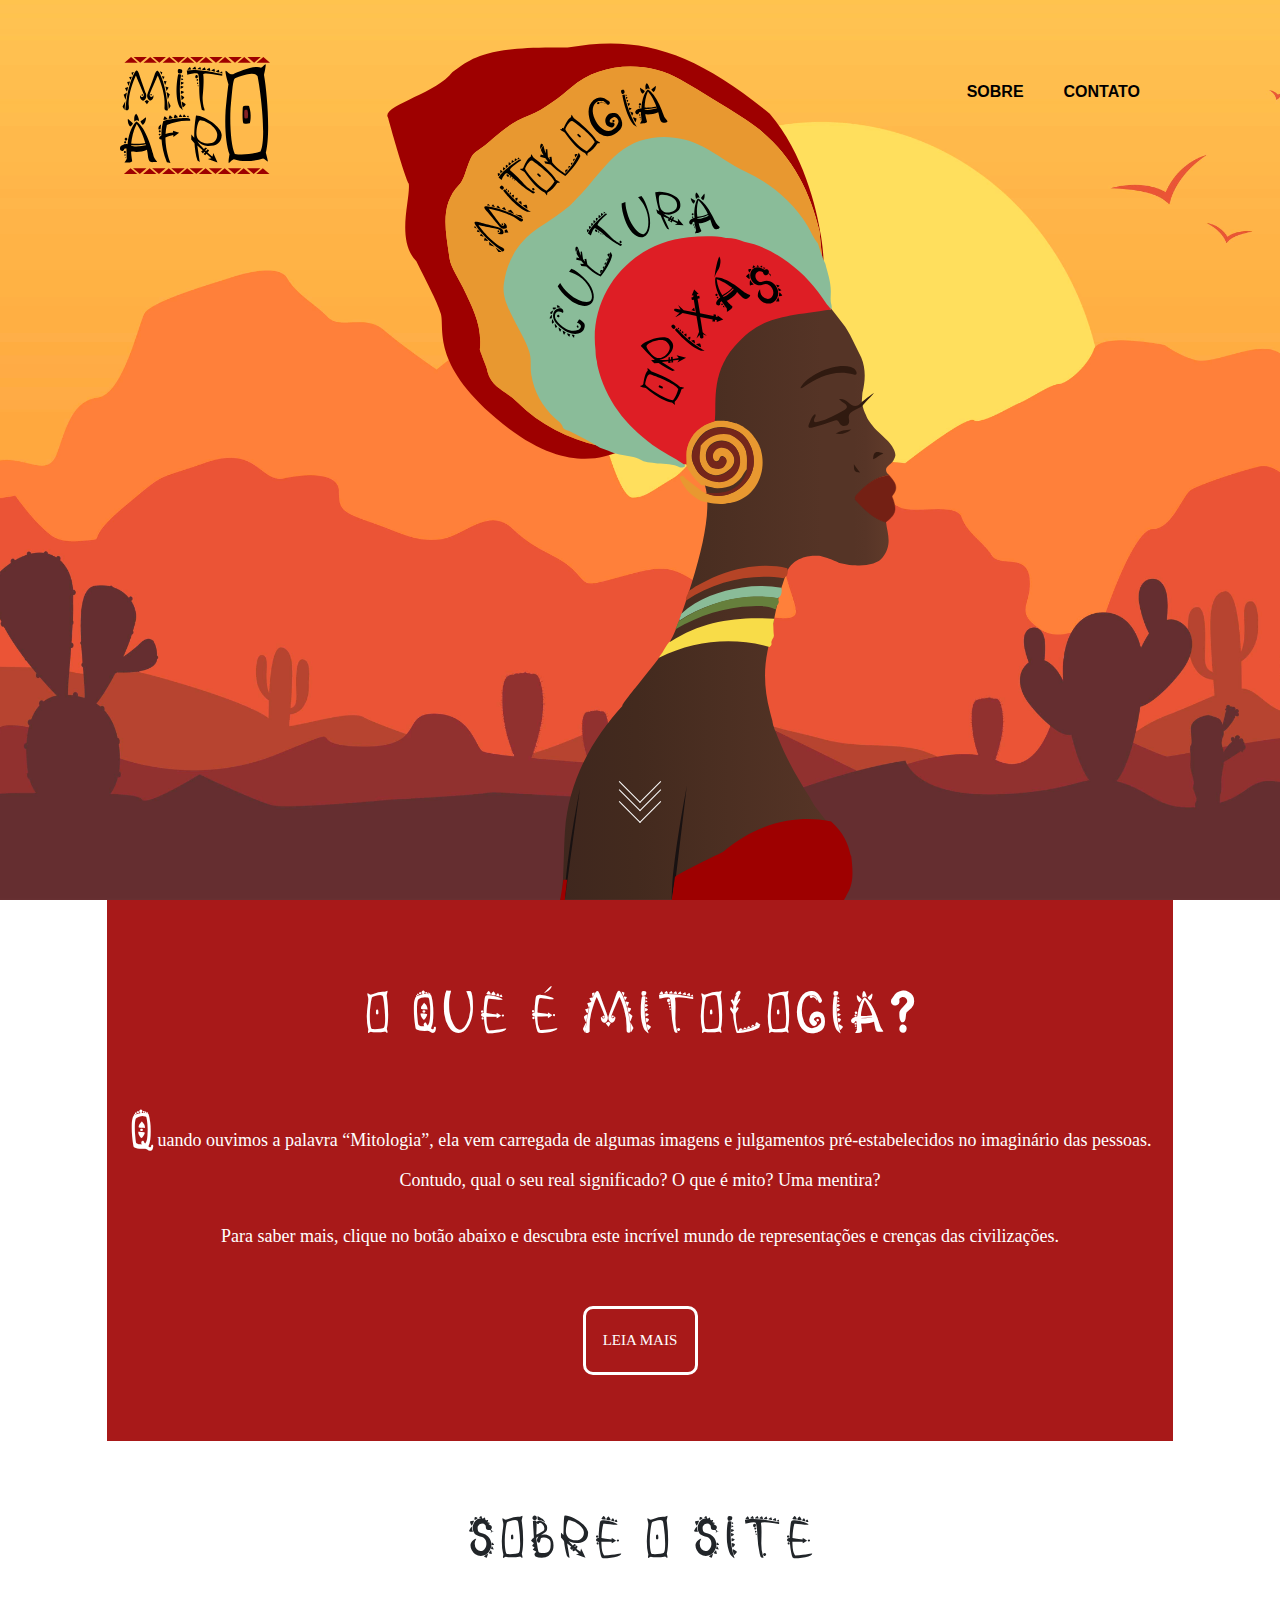
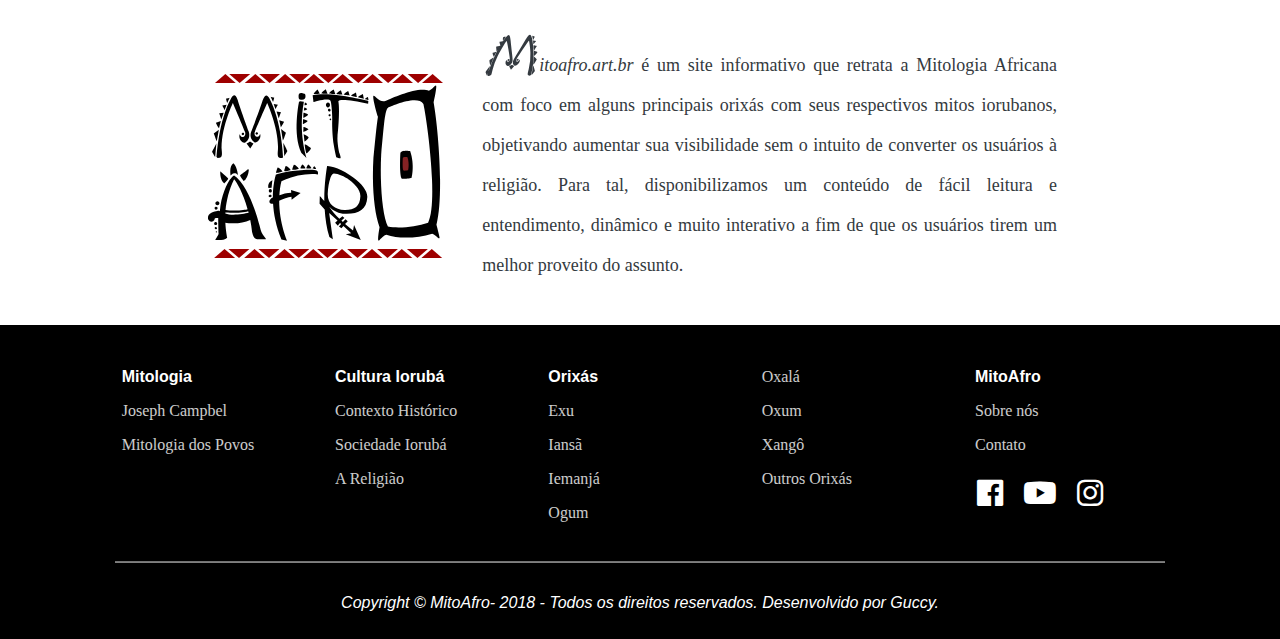
<file: index.html>
<!DOCTYPE html>
<html>

<head>
    <meta http-equiv="Content-Type" content="text/html; charset=utf-8" />
    <meta name="viewport" content="width=device-width, initial-scale=1.0">
    <meta name="description" content="Quando ouvimos a palavra “Mitologia”, ela vem carregada de algumas img/ e
    julgamentos pré-estabelecidos no imaginário das pessoas. Contudo, qual o seu real significado? O
    que é mito? Uma mentira?">
    <meta name="keywords" content="Mitologia Africana, Mitologia Iorubana, Mitologia Iorubá?, O que é Mito?, Mito,Joseph Campbel">
    <meta name="author" content="Bernardo Pereira, Guilherme Santos, Joel da Silva, Júlio César">
    <link rel="shortcut icon" href="assets/img/logo-mobile-vermelho.png" type="image/x-png">
    <title>Início</title>

    <!-- CSS BOOTSTRAP -->
    <link rel="stylesheet" href="assets/Estilos/node_modules/bootstrap/compiler/bootstrap.css">
    <!-- CSS HOME -->
    <link rel="stylesheet" href="assets/Estilos/style_home.css">
    <!-- Fonte Awesome -->
    <link rel="stylesheet" href="assets/Estilos/node_modules/fontawesome-free-5.2.0/css/all.css">

    <!-- Global site tag (gtag.js) - Google Analytics -->
    <script async src="https://www.googletagmanager.com/gtag/js?id=UA-130651800-1"></script>
    <script>
        window.dataLayer = window.dataLayer || [];
        function gtag() { dataLayer.push(arguments); }
        gtag('js', new Date());

        gtag('config', 'UA-130651800-1');
    </script>

</head>

<body>

    <!-- Menu Horizontal -->
    <header>

        <a href="index.html"><img class="logo_Desk" src="assets/img/logo_desk_vermelho_home.svg" alt=""></a>
        <a href="index.html"><img class="logo_Mob" src="assets/img/logo-mobile-vermelho.svg" alt=""></a>

        <!--Botão Menu Mobile-->
        <nav class="font-weight-bold">
            <ul>
                <li><a href="Sobre.html">Sobre</a></li>
                <li><a href="Contato.html">Contato</a></li>
            </ul>
        </nav>

        <div class="menu-toggle">
            <span></span>
            <span></span>
            <span></span>
            <span></span>
            <span></span>
            <span></span>
        </div>

    </header>

    <!-- Fundo Home + SVG -->
    <div class="fundo">
        <svg version="1.1" id="Layer_1" xmlns="http://www.w3.org/2000/svg" xmlns:xlink="http://www.w3.org/1999/xlink" x="0px"
            y="0px" viewBox="0 0 300 500" enable-background="new 0 0 300 500" xml:space="preserve" class="imagem">
            <?xml version="1.0" encoding="utf-8"?>
            <!-- Generator: Adobe Illustrator 22.0.1, SVG Export Plug-In . SVG Version: 6.00 Build 0)  -->
            <svg version="1.1" id="Layer_1" xmlns="http://www.w3.org/2000/svg" xmlns:xlink="http://www.w3.org/1999/xlink"
                x="0px" y="0px" viewBox="0 0 300 500" style="enable-background:new 0 0 300 500;" xml:space="preserve">
                <style type="text/css">
                    .st0 {
                        fill: url(#corpo_x5F_todo_1_);
                    }

                    .st1 {
                        fill: #191212;
                    }

                    .st2 {
                        fill: #9E0000;
                    }

                    .st3 {
                        fill: #742014;
                        stroke: #742115;
                        stroke-width: 0.25;
                        stroke-miterlimit: 10;
                    }

                    .st4 {
                        fill: #301A10;
                    }

                    .st5 {
                        fill: #E89830;
                    }

                    .st6 {
                        fill: #75261B;
                    }

                    .st7 {
                        fill: #F8DC48;
                    }

                    .st8 {
                        fill: #B54426;
                    }

                    .st9 {
                        fill: #8ABC98;
                    }

                    .st10 {
                        fill: #667F3C;
                    }

                    .st11 {
                        fill: #8ABC99;
                    }

                    .st12 {
                        fill: #DE1E25;
                    }

                    .st13 {
                        fill: none;
                    }
                </style>
                <g id="Corpo">

                    <linearGradient id="corpo_x5F_todo_1_" gradientUnits="userSpaceOnUse" x1="90.7382" y1="-171.5861"
                        x2="267.9185" y2="-171.5861" gradientTransform="matrix(1 0 0 -1 16.7998 161.0801)">
                        <stop offset="0" style="stop-color:#3F271E" />
                        <stop offset="0.2266" style="stop-color:#432A1E" />
                        <stop offset="0.7808" style="stop-color:#553426" />
                        <stop offset="0.8749" style="stop-color:#553426" />
                        <stop offset="0.9119" style="stop-color:#573527" />
                        <stop offset="0.9758" style="stop-color:#5F3A2A" />
                    </linearGradient>
                    <path id="corpo_x5F_todo" class="st0" d="M145.5,217.4c-4.2,14.8,20.3,41.7,20.3,41.7l16,16.1l2.4,5.1l-0.2-0.2
            c3.5,11.1,0,30.2-6.9,52.2c-2.1,6.7-7,22.1-10,28.2c-4.4,8.9-11.6,16.8-18.6,25.8c0,0-8.5,10.3-8.1,11
            c-13.2,14.4-28.5,37-30.4,66.4c-0.6,9.5-0.7,23.1-1.3,30.2c-0.1,1.6-0.3,3-0.5,3.8l-0.6,2.2h59l0.8-6l0.8-6.1
            c0.3-0.3,0.6-0.5,0.9-0.5c3-0.3,25.7-10,25.7-10l0.1,0.1c-0.1-0.7-0.1-1.2,0.1-1.5c24.1-20.4,49.7-14.2,57.1-12.9
            c-2.7-3.4-8.6-11-9.3-11.9c0,0-0.6-0.8-0.6-0.8c-1.3-2-1.6-2.8-2.6-4.5c-4.9-7.8-9.7-15.8-13.7-24.4c-1.2-2.6-2.3-5.3-3.4-7.9
            c-0.3-0.8-0.6-1.6-0.9-2.4c-0.2-0.4-0.3-0.8-0.5-1.1c-0.4-0.8-0.4-1.4-0.8-2.2c-0.1-0.2-0.1-0.5-0.2-0.9c-0.3-1.1-0.2-1.4-0.4-2
            c-0.4-1.6-0.9-3.3-1.3-4.9c-2.7-10.4-3.4-20.9-1.2-31.6c2-9.6,3.9-19.1,5.9-28.7c0.3-1.4,4.1-12.9,4.1-12.9
            c4.3-10,16.2-8.9,16.2-8.9c2.9-0.4,11.9,3.8,11.9,3.8c1.7,0.4,3.5,0.7,5.2,1c1,0.1,2.1,0.2,3.1,0.2c3.3,0.3,6.5-0.1,9.6-0.9
            c1-0.4,1.9-0.9,2.9-1.3c2.8-2.2,4.4-5.1,5-8.6c0.7-4.2-0.8-8.1-1.2-12.2c-6.5-1.9-10.8-6.6-15.2-11.3c-0.8-0.9-0.6-2.2,0.3-3.1
            c4.6-5,9.5-9.4,16.7-10.2c-2.3-1.9-2.5-3.7,0.1-5.7c0.2-0.1,0.4-0.3,0.5-0.4c1.7-1.1,2.5-4.1,2.5-4.1c0.4-2-1.5-5.5-3.9-8
            c-1.8-1.8-3.9-3.8-6-5.7c-1.6-1.5-2.9-3.2-4-4.8c0,0,0,0,0,0c-0.6-0.9-1.1-1.9-1.5-2.8c0,0,0,0,0-0.1c-1-2-1.6-3.8-1.9-5.2
            c-0.2-0.7-0.3-1.3-0.4-1.7v0c0-0.1,0-0.2,0-0.3c0-0.1,0-0.1,0-0.2c0-0.2,0-0.2,0-0.2l0.3-4.3c1.5-6.3,2-12.6-0.6-18.8l-5.9-12
            c-0.9-1.4-1.7-2.9-2.6-4.3c-2.7-3.6-5.6-7.3-8.4-10.8C249.6,186.1,172.4,122.8,145.5,217.4z M242.1,450.9L242.1,450.9
            c0,0-0.1,0-0.1,0L242.1,450.9z" />
                    <path id="braco2" class="st1" d="M174.5,439.7l-5.8,48.3l-1.3,6.5l-0.9,5.5c0-1.8,0.1-3.9,0.2-6c0.1-1.2,0.1-2.4,0.2-3.6
            c0,0,0,0,0,0C168.6,470.5,174,442.6,174.5,439.7z" />
                    <path id="branco1" class="st1" d="M117.9,441.4c0,0-8,39.5-8,58.7L117.9,441.4z" />
                </g>
                <g id="TURBANTE_x5F_NADA">
                    <path id="TURANTE_x5F_nada" class="st2" d="M245.6,149.4c-2.5-16.4-9.6-44.6-27.2-65.4c-40-33-69-42-107-35c-45-1-51,6-61,13
            c-8,11-38,18-34,24c0,0,8,29,11,35c1,8-7,30,4,41c6,12,11.8,23.1,13,28c2,8-5,26,29,55c34.1,29.1,55.4,21.3,64.2,18.2
            c-7.1-14.5,7.7-89.4,28-128.8c-9.1,2.4-15.1,9.7-24.2,14.6c-11.7,6.3-13.7,16-20.3,28c-6.7,12-2,17.3-2.9,32.3
            c-0.8,15,9.1,48.9,9.1,48.9l0.3,1.4c0,0,0.1,0.1,0.1,0.1c-16.3-3.8-30.7-11.1-42.7-22.9c-7.6-7.4-14.4-7.8-16.4-18.3
            c-0.1-0.6-3.6-9.2-3.6-9.8c1.3-12.8-3.8-21.9-9-32.9c-2-4.2-6.3-10.4-7-15.1c-2.2-15.2-5.3-28.6,5.3-39.4
            c3.4-3.5,4.4-14.4,8.5-17.1C73.4,97.4,77,90.3,91.6,84.7c6.8-2.6,16.2-9.8,21.7-14.6c15.5-13.4,39.9-14.4,57.7-4.2
            c11.6,6.7,22.9,13.7,34.2,20.9c21.7,13.9,33.7,34.6,39.5,59.3c0,0,0.9,9.1,1.5,14.1c-0.3-0.6-0.7-1.2-1.1-1.8c0,0,0,0,0,0
            c-0.2-0.3-0.4-0.5-0.6-0.7c0.4,0.6,0.7,1.2,1,1.7c0,0,0,0,0,0c0.4,0.8,0.7,1.4,0.9,2c0,0,0,0,0,0.1s0,0,0,0.1
            c0.1,0.3,0.2,0.6,0.2,0.8c0.1,0.5,0.1,0.6,0.2,0.4c0-0.1,0-0.4,0-0.8v0C246.9,160.1,246.5,155.6,245.6,149.4z" />
                </g>
                <g id="sutia_x5F_vermelho">
                    <path id="sutia2" class="st2" d="M109.1,489.3h2.1l-1.3,10.8l-2.4,0C107.5,500,109.2,490.4,109.1,489.3z" />
                    <path id="sutia" class="st2" d="M168.2,487.9l-0.8,6.1l-0.8,6h91.1c0,0,0,0,2-3.8c0.4-0.7,0.8-1.5,1.1-2.3c1.3-3.3,1.9-7.5,0.7-17
            c-0.1-0.3-0.3-0.5-0.4-0.8c-1.1-5.9-4-12-10.1-17.5c0,0-0.9-0.3-2.7-0.6c-7.4-1.2-30.6-3.8-54.7,16.6
            C193.5,474.7,169,486.3,168.2,487.9L168.2,487.9z" />
                </g>
                <g id="Feicao">
                    <path id="Boca" class="st3" d="M279.7,300.1c-6.6-1.9-11.1-6.6-15.6-11.4c-0.9-0.9-0.6-2.2,0.3-3.1c4.7-5.1,9.8-9.5,17.1-10.3
            c2.7,3.1,5.5,6.3,1.9,10.5c-0.7,0.8,0,1.4,0.2,2.1C285.7,293.9,284.9,296.3,279.7,300.1" />
                    <path id="Olho" class="st4" d="M255.1,235c1.9-0.3,3.5,0.5,4.7,1.7c2.5,2.5,4.9,2.7,7.1,0.1c0.4-0.4,6-4.8,6.6-5
            c-0.4,1-5.9,6-6.2,7c-1.5,0.8-3.1,1.6-4.6,2.4c-1.8,0.9-2.9,2.1-2.4,4.4c0.3,1.3,0.1,2.8-1.5,3.4c-1.6,0.6-3,0-3.7-1.6
            c-0.7-1.5-1.7-1.4-3.1-0.9c-3.6,1.3-7.3,2.4-11,3.5c-2,0.6-2.6-0.2-1.8-2c0.9-1.8,1.2-4,3.2-5.2c0.6,1,0,1.6-0.3,2.2
            c-0.8,2-0.1,2.5,1.9,2c5-1.3,9.4-3.9,13.9-6.3c1.7-0.9,1.7-2,0.3-3.2C257.1,236.8,256.1,235.9,255.1,235L255.1,235z" />
                    <path id="sombramcelha" class="st4" d="M234.7,228.9c4-7.2,18.9-13.3,26.6-10.9c1.2,0.4,2.3,1,2.8,2.3c0.5,1.2,0.3,2.1-1.2,1.7
            c-10.3-2.9-18.8,1.3-27,6.8c-0.3,0.2-0.7,0.2-1.1,0.4L234.7,228.9z" />
                    <path id="narina1_1_" class="st4" d="M278.5,263.7c-2,0.6-3.4,2.4-5.4,3.1C273.2,262.8,274.4,262.1,278.5,263.7" />
                    <path id="olho2" class="st4" d="M261.5,251c-2.4,1.9-5.1,2.9-8.2,2.2C255.7,251.6,258.5,251.2,261.5,251" />
                    <path id="narina1" class="st4" d="M262.9,269.5c0.6,0.8,1.1,1.5,1.6,2.2c0.5,0.7,1.1,1.3,1.7,2.1
            C263.2,273.6,262.9,273.2,262.9,269.5" />
                </g>
                <g id="Brinco">
                    <path id="brinco_x5F_amarelo" class="st5" d="M182.4,283.6c1.2,0.8,0.5,0.5,1.6,0.8c0.1,0.1,0.3,0.1,0.4,0.1
            c0.2,0.1,0.4,0.2,0.6,0.3c1.7,0.8,3.6,1.3,5.5,1.3h0c4.6,0.2,9.6-1.7,13.5-5.2c5.3-4.9,7-11.1,5.3-18c-0.2-0.9-0.5-1.7-0.8-2.5
            c-2.1-5.5-6.1-9.2-12.3-10.3c-6.4-1.1-11.9,0.7-15.8,6.1c-3.2,4.5-4.7,9.3-1.7,14.5l0,0c0.2,0.3,0.4,0.6,0.5,1
            c0.7,1.3,1.5,2.4,2.5,3.3v0c2.3,2.1,5.2,3.1,8.4,3.6c4.4,0.6,9.3-2.1,11.2-5.9c1.4-2.7,1.6-6,0.7-8.9c-0.4-1.4-1.1-2.7-2.1-3.8
            c-3.1-3.6-8.4-4.2-12.2-1.4c-3.1,2.2-4,6.6-2.2,10.1c0.7,1.4,1.8,2.2,3,2.6c0.8,0.2,1.7,0.3,2.6,0.3c2.1,0,3.2-1,4-2.8
            c0.2-0.5,0.3-0.9,0.3-1.3c0-0.9-0.5-1.7-1.4-2.2c-1.4-0.7-2,0.2-2.3,1.4c-0.2,0.8-0.9,1.2-1.7,1.1c-1-0.1-1.5-0.8-1.7-1.7
            c-0.8-2.5,1.1-5.3,3.9-5.7c3.2-0.4,6.1,2,7.1,4.9c0.4,1.3,0.5,2.7-0.1,4c-1.3,3.2-6,6.1-9.7,5.9c-1.8-0.1-3.5-0.8-4.8-1.9
            c-1.4-1.2-2.6-2.9-3.2-4.9c-1-3,0.1-5.9,0.1-8.9l-0.1,0c4.1-4.9,9.3-7.2,15.7-6c3.7,1.9,6.9,4.2,8.3,8.2c0.1,0.3,0.2,0.6,0.3,0.9
            c0.8,3.1,0.5,6.3,0.4,9.5c-0.5,0.7-1.1,1.3-1.5,2.1c-3,5.7-7.8,8-14.1,7.9c-2-0.1-3.8-0.8-5.7-1.2c-0.3-0.1-0.5-0.1-0.8-0.2
            c-0.6-0.1-1.3-0.2-1.9-0.2c-0.2-0.2-0.4-0.3-0.5-0.5c-3.3-3-6-6.4-7.7-10.6c0.1-2.9-0.4-5.7,0.3-8.5c2-7.8,7.2-12.2,14.7-14.3
            c1.2-0.2,2.3-0.2,3.4-0.2c0.3,0,0.6,0,0.9,0c0.2,0,0.5,0,0.7,0c0.3,0,0.5,0,0.7,0.1c0.3,0,0.5,0.1,0.8,0.1c0,0,0.1,0,0.1,0
            c0.2,0,0.5,0.1,0.7,0.1c0.3,0.1,0.6,0.1,0.9,0.2c0.3,0.1,0.6,0.1,0.9,0.2c0.2,0.1,0.5,0.1,0.7,0.2c0.3,0.1,0.6,0.2,0.9,0.3h0
            c0,0,0.1,0,0.1,0c0.1,0,0.2,0.1,0.3,0.1c0.1,0,0.2,0.1,0.3,0.1c0,0,0.1,0,0.1,0c0,0,0.1,0,0.1,0c0.3,0.1,0.5,0.2,0.8,0.3l0.1,0.1
            c0.5,0.2,0.9,0.4,1.4,0.6c0.3,0.2,0.7,0.4,1,0.5c0,0,0.1,0.1,0.1,0.1c0.2,0.1,0.4,0.2,0.5,0.3c0.3,0.2,0.5,0.3,0.7,0.5
            c0.1,0.1,0.3,0.2,0.4,0.3c0.1,0.1,0.3,0.2,0.4,0.3c0.5,0.4,0.9,0.7,1.4,1.1c0.2,0.2,0.4,0.3,0.5,0.5c0.2,0.2,0.3,0.3,0.5,0.5
            c0.3,0.3,0.5,0.6,0.8,0.9c0,0,0,0,0,0c0.2,0.3,0.5,0.6,0.7,0.9c0,0.1,0.1,0.1,0.1,0.2c0.1,0.1,0.2,0.3,0.3,0.4
            c0.1,0.2,0.3,0.4,0.4,0.5c0,0,0.1,0.1,0.1,0.1c0.2,0.2,0.3,0.5,0.5,0.8c0,0.1,0.1,0.1,0.1,0.2c0.1,0.2,0.3,0.4,0.4,0.6
            c0.1,0.2,0.2,0.4,0.4,0.7c0.2,0.4,0.4,0.8,0.6,1.2c0.1,0.2,0.2,0.4,0.2,0.6c0.1,0.1,0.1,0.3,0.2,0.4c0.1,0.3,0.2,0.6,0.3,0.9
            c0.1,0.3,0.2,0.6,0.3,1c2.9,10.9-2.2,22.4-11.9,26.3c-0.4,0.1-0.8,0.3-1.1,0.4c-0.1,0-0.1,0-0.1,0.1c0,0,0,0-0.1,0c0,0,0,0-0.1,0
            c-0.3,0.1-0.6,0.2-0.9,0.3c0,0-0.1,0-0.1,0c-0.4,0.1-0.7,0.2-1.1,0.3c-0.3,0.1-0.7,0.1-1,0.2c-0.2,0.1-0.4,0.1-0.7,0.1
            c-0.6,0.1-1.3,0.2-1.9,0.3c-3.2,0.3-6.5,0-9.7-0.7c-1-0.2-2-0.4-3-0.7c-4.6-2.4-8.3-5.8-10.6-10.6c-0.4-0.9-1.2-1.9,0-2.6
            c1-0.6,1.6,0.4,2.1,1.1" />
                    <path id="brinco_x5F_vermelho" class="st6" d="M204,281c-3.9,3.6-8.8,5.5-13.5,5.2h0c-1.9-0.1-3.8-0.5-5.5-1.3
            c-0.2-0.1-0.4-0.2-0.6-0.3h0.6c1.3,0,2.5,0,3.8,0c1.1,0,2.3,0,3.5-0.1c6.9-0.4,13-5.6,14.1-12.1c0-3.2,0.4-6.4-0.4-9.5
            c-0.1-0.3-0.2-0.6-0.3-0.9c-1.4-4-4.6-6.4-8.3-8.2c-6.5-1.2-11.6,1.1-15.7,6l0.1,0c0,3-1.1,5.8-0.1,8.9c0.6,2,1.8,3.7,3.2,4.9
            c1.4,1.1,3,1.8,4.8,1.9c3.7,0.2,8.4-2.7,9.7-5.9c0.5-1.3,0.5-2.7,0.1-4c-1-2.9-4-5.3-7.1-4.9c-2.8,0.4-4.7,3.2-3.9,5.7
            c0.3,0.9,0.8,1.6,1.7,1.7c0.8,0.1,1.5-0.4,1.7-1.1c0.4-1.3,0.9-2.2,2.3-1.4c0.9,0.5,1.4,1.3,1.4,2.2c0,0.4-0.1,0.9-0.3,1.3
            c-0.8,1.8-1.9,2.8-4,2.8c-0.9,0-1.8-0.1-2.6-0.3c-1.2-0.4-2.3-1.1-3-2.6c-1.8-3.5-0.9-7.9,2.2-10.1c3.8-2.7,9.1-2.1,12.2,1.4
            c0.9,1.1,1.6,2.4,2.1,3.8c0.9,2.9,0.7,6.2-0.7,8.9c-2,3.8-6.9,6.5-11.2,5.9c-3.2-0.5-6.1-1.5-8.4-3.6v0c-1-0.9-1.8-2-2.5-3.3
            c-0.2-0.3-0.4-0.6-0.5-1l0,0c-3.1-5.3-1.5-10.1,1.7-14.5c3.9-5.4,9.3-7.3,15.8-6.1c6.3,1.1,10.2,4.8,12.3,10.3
            c0.3,0.8,0.6,1.6,0.8,2.5C211,269.9,209.3,276.1,204,281" />
                </g>
                <g id="COLAR">
                    <path id="colar_x5F_amarelo" class="st7" d="M159.8,371.8c18.9-9.2,38.9-11,58.5-5.7c0.2-0.2,0.5-0.4,0.7-0.6l0,0
            c0.1-0.3,0.2-0.7,0.4-1c-0.5-1.2,0.3-2.2,0.9-3.2c0.1-0.4,0.2-0.7,0.3-1.1c-0.3-2.1-0.2-4-0.4-6.2c0.3-0.8,0.3-1.9,0.6-2.8
            c-18.9-1.3-37.9,1-54.6,11.9c-0.3,0.2-0.7,0.3-1,0.4c-1.5,1.7-2.5,3.7-3.6,5.5C161.6,368.9,159.9,371.3,159.8,371.8" />
                    <path id="Colar_x5F_Laranja" class="st8" d="M227.6,324.5c0.6,1.3,0.3,2.6-0.2,3.9c-0.6,0.5-1.1,0.9-1.7,1.4
            c-17.3-2.7-36.4,1.6-51.6,11.8c-0.5-1.4,1.1-3.5,1.4-4.9c0.5-0.6,2.8-1.8,3.3-2.4c8.1-4.6,16.6-8.5,25.8-10
            C212.3,323,220,322.6,227.6,324.5" />
                    <path id="Colar_x5F_verde_x5F_agua" class="st9" d="M171.6,348.6c8.9-8.3,20.5-12.1,32.1-13.9c7-1.1,14-1,20.9,0.1
            c0.2,2.1,0.3,4.2-2,5.6c-5-1-10.1-1-15.3-0.7c-12.8,0.8-25.9,5.5-36.8,12.5C170.6,351,171.4,349.6,171.6,348.6" />
                    <path id="colar_x5F_ver_x5F_escuro" class="st10" d="M170.3,352.5c10.9-7.1,24.2-12.1,37-12.9c5.1-0.3,10.5-0.3,15.5,0.7
            c0.2,0.7,0.2,1.3,0.4,2c-0.2,1.3-1.7,2.3-1.5,3.8c0,0-0.4,0.1-0.4,0.1c-3.8-2.1-8-1.7-12.2-1.6c-14.3,0.3-28.1,4.9-40.6,12.1
            c0-0.6,0.6-1.1,0.7-1.7C169.8,353.9,169.5,353.6,170.3,352.5" />
                </g>
                <path class="st5" d="M246.8,162.8c0,1.3-0.2,0.5-0.4-1.3c0,0,0,0,0-0.1c0-0.4-0.1-0.8-0.2-1.3c0.4,0.7,0.6,1.5,0.6,2.2
        C246.8,162.5,246.8,162.7,246.8,162.8z" />
                <a xlink:href="Mitologia.html">
                    <g id="TURBANTE_x5F_AMARELO_2_" class="svg-menu__path__seleccion" class="clickable-path" cursor="pointer"
                        pointer-events="all">
                        <path id="TURBANTE_x5F_AMARELO_1_" class="st5" d="M246.2,160.2c-0.3-0.6-0.7-1.2-1.1-1.8c0,0,0,0,0,0c-0.2-0.3-0.4-0.5-0.6-0.7
            c-4.4-5-13.8-10-17.1-11.4c-4.3-1.8-38.7-11.7-53.2-12.7c-3.2-0.2-6,0.1-8.6,0.8c-9.1,2.4-15.1,9.7-24.2,14.6
            c-11.7,6.3-13.7,16-20.3,28c-6.7,12-2,17.3-2.9,32.3c-0.8,15,9.1,48.9,9.1,48.9l0.3,1.4c0,0,0.1,0.1,0.1,0.1
            c-16.3-3.8-30.7-11.1-42.7-22.9c-7.6-7.4-14.4-7.8-16.4-18.3c-0.1-0.6-3.6-9.2-3.6-9.8c1.3-12.8-3.8-21.9-9-32.9
            c-2-4.2-6.3-10.4-7-15.1c-2.2-15.2-5.3-28.6,5.3-39.4c3.4-3.5,4.4-14.4,8.5-17.1C73.4,97.4,77,90.3,91.6,84.7
            c6.8-2.6,16.2-9.8,21.7-14.6c15.5-13.4,39.9-14.4,57.7-4.2c11.6,6.7,22.9,13.7,34.2,20.9c21.7,13.9,33.7,34.6,39.5,59.3
            C244.7,146.1,245.6,155.2,246.2,160.2z" />
                        <g id="LETRAS_1_" class="svg-menu__path__seleccion__background">
                            <path id="M" d="M77,157.4c0,0-1.9-0.1-2-0.2c-0.1-0.1-1.7-2.5-1.7-2.5L77,157.4z M70.1,153.6l-0.3-1.9l3,2.6
                C72.1,154.1,70.1,153.6,70.1,153.6 M67.2,151.1l0.4-1.6l1.8,1.7C68.9,151.4,67.2,151.1,67.2,151.1 M74.3,146.9
                c0.1,0,0.3,0.1,0.4,0.1c0.4,0.1,0.8,0,1-0.4c0.3-0.4-0.1-1-0.6-1.3c-0.1-0.1-0.3-0.1-0.4-0.2c-0.1,0-0.1,0-0.2-0.1
                c-0.8-0.2-10.2-2-10.2-2s5.8,8.3,12.3,11.6c1.5,0.8,1.3,1.2,1.3,1.5c0,0.3-0.5,0.8-0.8,0.8c0,0-10.1-6.9-14.6-14.3
                c-0.5-1.1-0.7-1.8,1.7-1.3c2.2,0.7,10.4,2.7,10.4,2.7s2.8,0.3,3,2.8C77.6,148,75.3,148.2,74.3,146.9 M65.1,148.6l0.5-1.3l1.6,1.9
                C67.1,149.1,65.1,148.6,65.1,148.6 M63.4,146.4l0.5-1.2l1.2,1.5C65,146.6,63.4,146.4,63.4,146.4 M62,144.2c0.1-0.1,0.3-1,0.3-1
                l1.1,1.6C63.3,144.7,61.9,144.3,62,144.2 M74.4,145.9c0.1-0.2,0.4-0.2,0.6-0.1c0.2,0.1,0.3,0.4,0.2,0.6c-0.1,0.2-0.4,0.2-0.6,0.1
                S74.3,146.1,74.4,145.9 M78.1,145.6c0.1,0,1.1-0.5,1.1-0.5l0.9,1.7l-2,0.1C78.2,146.3,78.2,146.4,78.1,145.6 M75.1,143.2
                c0,0-5.4-6.6-6.9-8.2c-1.5-1.9-0.8-2.1,0.4-2.1c8.6,0.8,19.2,7,19.2,7c0.2,0.2-0.1,0.9-0.4,1c-0.3,0.1-0.6,0.4-1.9-0.6
                c-5.8-4.4-15.8-6-15.8-6s5.7,7.6,6.3,8.3c0,0,0.1,0.1,0.1,0.1c0.1,0.1,0.2,0.2,0.3,0.3c0.5,0.3,1.1,0.4,1.4,0
                c0.2-0.3,0.2-0.8-0.1-1.1c0-0.1-0.2-0.2-0.3-0.3c1.6,0.3,2.4,2.5,1.6,3C76.6,145.6,75.1,143.2,75.1,143.2 M76.5,142.2
                c0.1-0.2,0.4-0.2,0.6-0.1c0.2,0.1,0.3,0.4,0.2,0.6c-0.1,0.2-0.4,0.2-0.6,0.1C76.5,142.7,76.4,142.4,76.5,142.2 M68.6,132.4
                c0,0,0.7-0.6,0.8-0.7c0.1-0.1,1.1,1,1.1,1L68.6,132.4z M71.1,132.9l0.9-1c0,0,0.9,1.4,1,1.4L71.1,132.9z M73.7,133.5l0.9-1
                c0,0,1.3,1.6,1.4,1.7L73.7,133.5z M76.6,134.3l1.3-1c0,0,1,1.4,1.1,1.9L76.6,134.3z M79.5,135.4l1.9-0.6c0,0,1.4,1.6,1.7,2.2
                L79.5,135.4z M86.8,137.7c0.1,0.1,1,1.7,1,1.7l-4-2.1C83.8,137.3,86.7,137.7,86.8,137.7" />
                            <path id="I_1_" d="M78.3,123.9c6.3,8.1,13.8,12.1,13.8,12.1s-0.4,0-2.1-0.1c-6.1-2.5-12.5-11-12.5-11
                C77.2,124.6,77.7,124.3,78.3,123.9 M77.5,123.8c-0.5,0.7-0.9,0.4-1.5-0.1c-0.6-0.6-0.7-1,0-1.4c0.5-0.4,0.6-0.5,1.2,0.1
                C77.8,122.9,77.8,123.2,77.5,123.8 M81.7,127.3c0.1-0.2,1.1-0.5,1.2-0.5c0.3,0.1,0,1.6-0.1,1.6L81.7,127.3z M83.5,129
                c0.1-0.2,1.3-0.5,1.4-0.5c0.3,0.1-0.2,1.6-0.3,1.6L83.5,129z M80.5,125.9c0.1-0.1,0.8-0.3,0.9-0.3c0.2,0.1,0.1,1.2,0,1.2
                L80.5,125.9z M85.2,130.6c0.1-0.1,1.5-0.3,1.6-0.3c0.3,0.1,0.4,1.8,0.3,1.8L85.2,130.6z M79.5,124.8c0.1-0.1,0.8-0.3,0.8-0.3
                c0.2,0.1,0.1,1.1,0,1.1L79.5,124.8z M78.7,123.9c0.1-0.1,0.6-0.2,0.6-0.2c0.2,0.1,0.1,0.9,0,0.9L78.7,123.9z M90.1,134.2
                c-0.1,0-2.5-1.7-2.4-1.8c0.1-0.1,1.8-0.3,1.9-0.3C90.1,132.3,90.2,134.2,90.1,134.2" />
                            <path id="T_1_" d="M86.9,108.6c-3.5,2.3-6.3,4.5-5.9,5.3c2.2,1.6,6.5,6.2,7.6,7.5c1.4,1.5,4,3.2,4,3.2s1.6,0.7,1.5,1
                c-0.1,0.3-1,0.6-1,0.6s-0.6-0.4-3.1-2c-2.4-1.6-5.4-4.4-6-5c-0.5-0.6-3.5-3.1-4.6-3.7c-1.2-0.6-2.9,3.5-2.9,3.5l-1.6-1.3
                c2.6-4.6,11.4-9.6,11.4-9.6L86.9,108.6z M74.8,117.1c-0.3-0.3-0.3-1-0.3-1.7c0.4,0.1,1.4,0.5,1.4,0.5S74.8,117.1,74.8,117.1
                 M76,115.5c-0.2-0.3-0.2-1-0.2-1.7c0.4,0.1,1.3,0.6,1.3,0.6S76,115.5,76,115.5 M79.2,116.1c0.2-0.2,0.6-0.1,0.9,0.2
                c0.3,0.3,0.4,0.7,0.2,0.9c-0.2,0.2-0.6,0.1-0.9-0.2C79.1,116.7,79,116.3,79.2,116.1 M80.9,117.2c0.1-0.1,0.4-0.1,0.5,0
                s0.2,0.4,0,0.5c-0.1,0.1-0.4,0.1-0.5,0C80.8,117.6,80.8,117.3,80.9,117.2 M77.3,112.3c0.4,0.2,1.3,0.6,1.3,0.6s-1.2,1.1-1.2,1.1
                C77.2,113.7,77.3,113,77.3,112.3 M82.2,118.2c0.1-0.1,0.3-0.1,0.4,0c0.1,0.1,0.1,0.3,0,0.4c-0.1,0.1-0.3,0.1-0.4,0
                C82.1,118.5,82.1,118.4,82.2,118.2 M83.3,119c0.1-0.1,0.2-0.1,0.3,0c0.1,0.1,0.1,0.3,0,0.3s-0.2,0.1-0.3,0
                C83.2,119.3,83.2,119.1,83.3,119 M78.8,111c0.4,0.2,1.3,0.6,1.3,0.6s-1.2,1.1-1.2,1.1C78.6,112.4,78.7,111.7,78.8,111 M92.8,123.4
                c0.2-0.2,0.6-0.2,0.9,0.1c0.3,0.3,0.3,0.7,0.1,0.9c-0.2,0.2-0.6,0.2-0.9-0.1C92.6,124.1,92.6,123.7,92.8,123.4 M80.3,109.7
                c0.4,0.2,1.3,0.7,1.3,0.7s-1.3,1.1-1.3,1C80.1,111.1,80.2,110.5,80.3,109.7 M82,108.5c0.4,0.2,1.2,0.8,1.2,0.8s-1.4,0.9-1.4,0.9
                C81.7,109.9,81.9,109.2,82,108.5 M83.6,107.5c0.4,0.2,1.2,0.8,1.2,0.8s-1.4,0.9-1.4,0.9C83.3,108.9,83.5,108.2,83.6,107.5
                 M85.2,107.2c0.3,0.1,0.8,0.5,0.8,0.5s-0.9,0.6-0.9,0.6C84.9,108,85.1,107.6,85.2,107.2" />
                            <path id="O_2_" d="M107.3,120.2c0.4,0.3-0.8,0.1-1.4,0.4c-1.2,2-3.1,4.1-5.1,5.1c-0.4,0.7,0,1.8-0.4,1.4c-0.2-0.2-0.7-0.9-1.1-1.4
                c-2-0.9-4.8-3.3-7.2-6.2c-1.5-2-2.6-3.5-3.4-4.6c-0.4-0.2-2-1.1-2.4-1.5c-0.5-0.5,1.2,0.1,1.7-0.9c0.5-1.2,2.3-5.2,3.9-5.8
                c0.3-0.7,0.1-1.6,0.4-1.2c0.3,0.3,0.8,1.2,1.2,1.8c3.2,2.3,10,8.2,11.9,11.8C106.1,119.5,107.1,120,107.3,120.2 M92.6,108.7
                c-1.6-0.4-3.6,4-3.6,4.2c-0.2,0.5,1.2,2.2,3.7,5.4c2.4,2.8,5.9,5.9,7.6,6.4c1.4-1,3.2-3,4.2-4.8
                C103.6,116.8,94.8,110.1,92.6,108.7 M95.8,115.5c0.3,0.2,1.4,1,1.5,1.4c-0.1,0.2-0.4,0.5-0.5,0.6c-0.2-0.1-0.7-0.4-1-0.8
                c-0.3-0.4-0.5-0.6-0.5-0.7C95.3,116,95.6,115.5,95.8,115.5" />
                            <path id="L_1_" d="M110.2,116.9c-3.4-1.9-5.9-4.1-7.8-6l-2.8-0.6l-0.5-1.2l2,0.3c-0.5-0.6-1-1.3-1.4-1.8l-2.8-0.9l0.3-1.1
                c0,0,0.8,0.3,1.5,0.4c-0.9-1.6-1.3-2.6-1.3-2.6c-0.2-0.9,1.3-2.6,1.3-2.6l0.1,0.6c0.2,1,0.8,2.6,1.1,3.5l0-2.1l0.8,0l0.3,3.9
                c0.3,0.6,0.7,1.1,1.1,1.6c-0.1-0.7-0.3-1.4-0.3-1.4l1.1-0.2l0.4,3.1c2.7,3.2,5.8,5.4,6.9,5.9c4.8-4.9,7.1-11.1,7.1-11.1
                s0.3,0.1,0.9,1.8C117.2,109.2,112.2,115.5,110.2,116.9 M97.3,100c0.6-0.4,1.1,0.1,1.2,0.7c-0.4,0.4-1.4,2-1.4,1.9
                C96.8,102.1,96.8,100.7,97.3,100 M110.2,115.3c-0.1-1.3,0.1-1.5,0.1-1.5s0.5-0.4,1.4-0.2C111.7,113.6,110.3,115.3,110.2,115.3
                 M111.9,113.1c-0.1-1,0-1.2,0-1.2s0.3-0.3,1.1-0.2C113,111.7,112,113.1,111.9,113.1 M113.3,111.3c-0.2-1-0.1-1.1-0.1-1.1
                s0.3-0.4,1.1-0.3C114.2,109.8,113.3,111.2,113.3,111.3 M114.5,109.2c-0.2-1-0.1-1.1-0.1-1.1s0.3-0.4,1.1-0.3
                C115.4,107.7,114.6,109.2,114.5,109.2 M115.6,107.1c-0.6-1.4-0.4-1.5-0.4-1.5s0.4-0.4,1.5-0.3
                C116.7,105.3,115.7,107.1,115.6,107.1" />
                            <path id="O_1_" d="M128.6,99.3c0.4,0.3-0.8,0.1-1.4,0.4c-1.2,2-3.1,4.1-5.1,5.1c-0.4,0.7,0,1.8-0.4,1.4c-0.2-0.2-0.7-0.9-1.1-1.4
                c-2-0.9-4.8-3.3-7.2-6.2c-1.5-2-2.6-3.5-3.4-4.6c-0.4-0.2-2-1.1-2.4-1.5c-0.5-0.5,1.2,0.1,1.7-0.9c0.5-1.2,2.4-5.2,3.9-5.8
                c0.3-0.7,0.1-1.6,0.4-1.2c0.3,0.3,0.8,1.2,1.2,1.8c3.2,2.3,10,8.2,11.9,11.8C127.4,98.6,128.4,99.1,128.6,99.3 M113.9,87.8
                c-1.6-0.4-3.6,4-3.6,4.2c-0.2,0.5,1.2,2.2,3.7,5.4c2.4,2.8,5.9,5.9,7.6,6.4c1.4-1,3.2-3,4.2-4.8C124.9,95.9,116.1,89.1,113.9,87.8
                 M117,94.6c0.3,0.2,1.4,1,1.5,1.4c-0.1,0.2-0.4,0.5-0.5,0.6c-0.2-0.1-0.7-0.4-1-0.8c-0.3-0.4-0.5-0.6-0.5-0.7
                C116.6,95.1,116.8,94.6,117,94.6" />
                            <path id="G" d="M136.4,94.7c-7.4,4.3-12.4-4.9-12.9-6.4c-1.7-4.9-1.5-10.3,3.3-12.5c2.1-0.9,4.2-0.2,6.1,1.3
                c0.1,0.1,0.2,0.1,0.2,0.2c0,0,0,0,0,0c0.2,0.1,0.3,0.3,0.5,0.4c0.4,0.4,0.2,1.2-0.4,1.5c-0.3,0.1-0.6,0.1-0.9-0.1
                c-0.1-0.1-0.2-0.2-0.2-0.3c0,0-0.1-0.1-0.1-0.1l0,0c0,0,0-0.1-0.1-0.1c-0.1-0.1-0.2-0.2-0.4-0.4c0,0-0.1-0.1-0.1-0.1
                c0,0-0.1-0.1-0.1-0.1c0,0-0.1-0.1-0.1-0.1c-0.1-0.1-0.2-0.1-0.3-0.2c0,0-0.1,0-0.1-0.1c0,0,0,0,0,0c0,0-0.1,0-0.1-0.1
                c-0.1,0-0.1-0.1-0.2-0.1c0,0-0.1,0-0.1-0.1c0,0-0.1,0-0.1,0c0,0-0.1,0-0.1,0c0,0,0,0,0,0c0,0-0.1,0-0.1,0c0,0-0.1,0-0.1-0.1
                c0,0-0.1,0-0.1,0c0,0-0.1,0-0.1,0c0,0,0,0,0,0c0,0-0.1,0-0.1,0c0,0,0,0,0,0c0,0-0.1,0-0.1,0c0,0-0.1,0-0.1,0c0,0-0.1,0-0.1,0
                c0,0,0,0,0,0c0,0,0,0-0.1,0c-0.2,0-0.3,0-0.5,0c0,0-0.1,0-0.1,0c0,0-0.1,0-0.1,0l0,0c0,0-0.1,0-0.1,0c0,0-0.1,0-0.1,0
                c0,0,0,0-0.1,0c0,0-0.1,0-0.1,0c0,0-0.1,0-0.1,0c0,0-0.1,0-0.1,0c-0.1,0-0.1,0.1-0.2,0.1c-3.6,1.6-3.7,5.7-2,9.5
                c1.7,3.8,5.5,7.6,9.1,5.9c0.5-0.2,1.7-1.2,2-1.5c0,0,1.7-2.3,1.4-3.5c0,0,0,0,0,0c0,0,0-0.1-0.1-0.3c-0.3-0.6-1.1-2.2-2.5-1.6
                c-1.4,0.6-2.2,1.6-2,2.3c0.1,0.3,0.4,0.6,0.9,0.6c0.6-0.2,1.3-0.1,1.6,0.5c0.3,0.6-0.2,1.6-0.9,1.9c-0.5,0.2-1.1,0.1-1.5-0.1l0,0
                c-0.8-0.3-1.6-0.7-2-1.5c-1-2.1-0.1-4.6,2-5.6c0.5-0.2,0.9-0.3,1.4-0.3c0-0.1,0.3,0,0.3,0c1.4,0,2.3,0,3.8,2.3
                C141.6,90.3,139.8,92.7,136.4,94.7 M127.4,77.9c0.4-0.2,0.7,0,0.9,0.2c0.1,0.3,0,0.7-0.4,0.8c-0.4,0.2-0.7,0-0.9-0.2
                C126.9,78.5,127.1,78.1,127.4,77.9 M128.6,77.8c0.1-0.1,0.3,0,0.3,0.1c0.1,0.1,0,0.3-0.1,0.3s-0.3,0-0.3-0.1
                C128.4,78,128.5,77.8,128.6,77.8 M135,90.9C135,90.9,135,90.9,135,90.9c-0.1,0-0.1,0-0.1,0C134.9,91,135,90.9,135,90.9 M135,90.9
                c0,0-0.1,0-0.1,0C134.9,91,135,90.9,135,90.9C135,90.9,135,90.9,135,90.9 M135,90.9c0,0-0.1,0-0.1,0C134.9,91,135,90.9,135,90.9
                C135,90.9,135,90.9,135,90.9 M129.3,77.7c0.1-0.1,0.3,0,0.3,0.1c0.1,0.1,0,0.3-0.1,0.3c-0.1,0.1-0.3,0-0.3-0.1
                C129.1,77.9,129.2,77.8,129.3,77.7 M130,77.9c0.1-0.1,0.3,0,0.3,0.1c0.1,0.1,0,0.3-0.1,0.3c-0.1,0.1-0.3,0-0.3-0.1
                C129.9,78.1,129.9,77.9,130,77.9 M130.7,78.2c0.1,0,0.2,0,0.2,0.1c0,0.1,0,0.2-0.1,0.2c-0.1,0-0.2,0-0.2-0.1
                C130.6,78.3,130.6,78.2,130.7,78.2 M135.5,87.3c0.3-0.1,0.7,0,0.8,0.3c0.1,0.3,0,0.6-0.3,0.8c-0.3,0.1-0.7,0-0.8-0.3
                C135,87.8,135.2,87.4,135.5,87.3 M131.2,78.5c0.1,0,0.2,0,0.2,0.1c0,0.1,0,0.2-0.1,0.2c-0.1,0-0.2,0-0.2-0.1
                C131,78.7,131.1,78.6,131.2,78.5 M132.4,79.1c-0.2-0.1-0.3-0.3-0.4-0.4c0,0,0.1,0.1,0.1,0.1C132.2,78.9,132.3,79,132.4,79.1
                 M133.2,77.3C133.2,77.3,133.2,77.3,133.2,77.3c-0.1-0.1-0.2-0.1-0.2-0.2c0.3,0,0.5,0.4,0.7,0.6c0,0,0,0,0,0
                C133.5,77.6,133.4,77.5,133.2,77.3" />
                            <path id="I" d="M141.6,73.8c1.8,10.1,6.5,17.1,6.5,17.1s-0.4-0.2-1.8-1.1c-4.2-5.1-5.9-15.6-5.9-15.6
                C140.4,74,140.9,73.9,141.6,73.8 M141,73.4c-0.7,0.4-1,0-1.2-0.8c-0.2-0.8-0.1-1.2,0.7-1.3c0.6-0.1,0.8-0.1,1,0.7
                C141.7,72.8,141.5,73.1,141,73.4 M143.1,78.5c0.2-0.1,1.3,0.1,1.3,0.1c0.2,0.2-0.8,1.4-0.8,1.4L143.1,78.5z M143.8,80.8
                c0.2-0.1,1.4,0.2,1.4,0.2c0.2,0.2-0.9,1.3-1,1.3L143.8,80.8z M142.6,76.7c0.1-0.1,0.9,0.1,0.9,0.1c0.1,0.2-0.5,1.1-0.5,1.1
                L142.6,76.7z M144.6,83c0.1,0,1.5,0.4,1.5,0.4c0.2,0.3-0.5,1.7-0.6,1.7L144.6,83z M142.3,75.2c0.1-0.1,0.8,0.1,0.8,0.1
                c0.1,0.2-0.4,1-0.5,1L142.3,75.2z M142,74c0.1-0.1,0.6,0.1,0.7,0.1c0.1,0.1-0.3,0.8-0.4,0.8L142,74z M147.3,88.5
                c-0.1,0-1.4-2.6-1.3-2.7c0.1,0,1.8,0.6,1.8,0.6C148.1,86.8,147.4,88.5,147.3,88.5" />
                            <path id="A_2_" d="M164.3,87.9c0,0-0.2,0.8-1.5,0.8c-1.9,0.4-2.2-0.9-2.7-2.4c-0.2-1.1-0.5-2.2-0.7-3.1c-2.3,1.3-5.7,1.2-6.9,1.1
                c0.4,2.3,1,3.9,1,4.1c-1,1-3.8,0.7-3.8,0.7s0.6-0.8,0.9-1.6c-0.1-0.7-0.4-4-0.4-4l0-0.4c0,0-0.3,0-0.9,0.1c-0.4,1.5-1.5,1.2-2,0.4
                c-0.6-1.8,2.5-2.4,2.5-2.4s0.3-0.1,0.7,0c0.1-5.2,2.3-9.5,3.4-10c4.5,2.6,7.7,11.7,8.1,12.9c0.4,1.1,0.5,1.4,1.3,2.6
                C164,87.5,164.3,87.9,164.3,87.9 M149.5,80c0.2,0,0.4,0.2,0.4,0.4c0,0.2-0.2,0.4-0.4,0.4c-0.2,0-0.4-0.2-0.4-0.4
                C149,80.2,149.2,80.1,149.5,80 M149.6,84.2c0.2,0,0.4,0.2,0.4,0.4c0,0.2-0.2,0.4-0.4,0.4c-0.2,0-0.4-0.2-0.4-0.4
                C149.2,84.4,149.4,84.2,149.6,84.2 M149.7,78.5c0.3,0,0.6,0.2,0.6,0.5c0,0.3-0.2,0.6-0.6,0.6c-0.3,0-0.6-0.2-0.6-0.5
                C149.1,78.8,149.4,78.5,149.7,78.5 M149.8,85.6c0.2,0,0.3,0.1,0.3,0.3c0,0.2-0.1,0.3-0.3,0.3c-0.2,0-0.3-0.1-0.3-0.3
                C149.4,85.7,149.6,85.6,149.8,85.6 M150,86.7c0.1,0,0.2,0.1,0.2,0.1c0,0.1-0.1,0.2-0.2,0.2c-0.1,0-0.2-0.1-0.2-0.1
                C149.8,86.8,149.9,86.7,150,86.7 M149.8,70.6c0,0,0-0.5,0.3-0.2c0.3,0.3,2,1.3,2.2,1.6c-0.1,0.5-1,1.4-1,1.4
                C149.9,72.8,149.8,70.6,149.8,70.6 M158.7,81.1c-0.1-0.1-0.1-0.3-0.1-0.4c-1.8,0.7-5.4,0.8-6.4,0.8c0,0.1,0,0.2,0,0.3
                C154,82.3,157.3,81.5,158.7,81.1 M152.2,80.7c0.8,0.1,1.5,0.1,2.1,0c2-0.1,3.5-0.5,4.1-0.6c-1.6-4.3-3.6-7-4.5-7.9
                C152.6,75.3,152.2,78.2,152.2,80.7 M153.3,67.9c0.7,0.4,1.3,1.7,1.6,3.1c-1.3-1-2.1,0.3-2.1,0.3S152.1,68.9,153.3,67.9
                 M155.7,71.2c0.2-0.4,1.8-1.5,2.1-1.8c0.3-0.3,0.3,0.1,0.3,0.1s0.1,2.2-1.2,3C156.8,72.5,155.9,71.6,155.7,71.2" />
                        </g>
                    </g>
                </a>
                <a xlink:href="Cultura.html">
                    <g id="TURBANTE_x5F_VERDE" class="svg-menu__path__seleccion" class="clickable-path" cursor="pointer"
                        pointer-events="all">
                        <path id="TRUB_x5F_VERDE_x5F_COR" class="st11" d="M247.8,163.4c-1.7-3.4-2.8-7.1-3.9-10.7c-2.4-2.7-3.5-6.1-5.4-9.2
            c-8-13-19.1-22.3-32.8-28.8c-8-3.8-15-9.2-22.8-13.4c-13.1-7-31.9-7.5-44.6,3.5c-6.5,5.6-11.6,12.3-17.1,18.8
            c-0.6,0.7-1.3,1.4-2,2.2c-0.5,0.5-5.7,6-5.7,6c-0.3,0.2-0.5,0.5-0.8,0.7c-5.2,4.5-11.1,8.1-16.8,12c-10.5,7.1-16.5,17-18.2,29.4
            c-1,6.9,2.4,13,5.3,19c2.8,5.7,6.3,11.1,8.2,17.2c1.2,3.9,0.4,7.8,1,11.8c1.5,9.4,5.9,16.9,12.7,23.3c1.6,1.4,3.7,2.6,4.1,5
            c1.1,1.1,2.1,1.2,3.3,1.6c5.5,2.9,11.1,5.5,16.3,8.9c4,1.2,7.7,3.4,11.9,3.8c3.8,0.8,7.8,1,11.1,3.4c0.8,0.2,1.5,0.3,2.2,0.5
            c1.7,0.2,3.4,0.4,5.2,0.6c4.1,0.3,8.2,0.1,12,2.1c0.9,0.1,1.8,0.1,2.6-0.6c0,0-3.9-20.4,0.2-25s7.2-47.6,9.9-50.8s20.3-23.5,67-7
            c0.8-0.5,0.3-2.6,0.3-2.6c-0.7-2.1-0.3-4.9-0.3-7.1C250.7,172.9,249,168.2,247.8,163.4 M160.8,146.7L160.8,146.7l0.1,0.2" />
                        <g id="LETRAS_2_" class="svg-menu__path__seleccion__background">
                            <path id="C" d="M109.6,200.9c-0.6-0.4-0.8-2.4-0.7-2.2c0.1,0.2,1.6,1,1.6,1S110,200,109.6,200.9 M107.5,199.3
                c-0.9-0.9-0.8-2.4-0.8-2.4c0,0.1,1.4,1.3,1.4,1.3S108.1,198.4,107.5,199.3 M105.2,197.4c-0.8-1-0.5-2.5-0.5-2.4s1.2,1.5,1.2,1.5
                S105.9,196.5,105.2,197.4 M112.9,200.7c-0.5,0.9-0.4,1.3-0.4,1.3s-1.2-0.7-1.4-1.9C111.2,200.1,112.7,200.6,112.9,200.7
                 M115.1,201c0,0-0.3,1.2-0.2,1.4c0.1,0.3-1-0.4-1.3-1.6L115.1,201z M103.3,195.1c-0.5-1.1,0.1-2.5,0.1-2.5c0,0.1,0.9,1.7,0.9,1.7
                S104.1,194.4,103.3,195.1 M120,198.2c-0.9,2.2-6.5,4.9-13.9-2.5c-2.6-2.5-3.1-5.6-1.3-7.7c1.4-1.3,3.1-1.2,3.4-1
                c0.7,0.3,1,0.9,1,1.9c-0.2,0.7-0.8,0.2-0.8,0.2s-2.4-1.4-3.5,0.9c-0.5,2,0.2,3.7,3.8,6.5c0.9,0.5,4,3.4,8.5,1.8
                c0.1-0.1,1.6-0.9,1.2-2.3c-0.3-0.5-0.8-1-2-1.4c1.1-1.6,0.8-2.4,2.4-1.1C120,194.6,121.3,195.2,120,198.2 M101.9,192.3
                c0.1-1.3,1.3-2,1.3-2c0,0-0.1,1.9-0.1,1.9S103,192.3,101.9,192.3 M102.1,189.5c0.5-1.1,1.9-1.4,1.8-1.4s-0.7,1.8-0.7,1.8
                S103.2,189.9,102.1,189.5 M105.9,190.7c0.2-0.3,0.5-0.4,0.9-0.2c0.3,0.2,0.4,0.6,0.3,0.9c-0.2,0.3-0.5,0.4-0.9,0.2
                C105.9,191.5,105.8,191.1,105.9,190.7 M116.3,196.3c0.1-0.3,0.4-0.3,0.7-0.2c0.2,0.2,0.3,0.5,0.2,0.8c-0.1,0.3-0.4,0.3-0.7,0.2
                C116.3,196.9,116.2,196.6,116.3,196.3 M103.4,186.8c1-0.6,2.3,0,2.3,0c-0.1,0-1.5,1-1.5,1S104.1,187.7,103.4,186.8 M105.7,185.3
                c1.2,0,2.1,1.2,2.1,1.2c-0.1,0-1.8,0.1-1.8,0.1S106,186.5,105.7,185.3" />
                            <path id="U_1_" d="M124.4,183.9c-2.3,3.1-8.1,2-12.9-2.4c-2.3-2.1-4.2-4.3-5.3-6.3l1.3-1.7c0.9,1.8,2.5,3.6,4.7,5.7
                c4.1,3.7,10,5.6,11.6,3.5c1.6-2.1-0.5-7.7-4.6-11.4c-2.2-2-5.2-3.2-7-3.7l1.2-1.6c2.1,0.7,4.2,2.4,6.4,4.5
                C124.6,174.8,126.7,180.8,124.4,183.9" />
                            <path id="L" d="M128.9,170.1c-3.3-1.6-5.7-3.5-7.6-5.3l-2.6-0.3l-0.6-1.1l1.9,0.1c-0.5-0.6-1-1.2-1.4-1.7l-2.6-0.6l0.2-1.1
                c0,0,0.8,0.2,1.4,0.3c-1-1.5-1.4-2.5-1.4-2.5c-0.2-0.8,0.9-2.7,0.9-2.7l0.1,0.5c0.3,0.9,0.9,2.5,1.3,3.4l-0.2-2.1l0.7-0.1l0.6,3.9
                c0.4,0.5,0.7,1,1.1,1.5c-0.1-0.7-0.4-1.3-0.4-1.3l1-0.3l0.6,3c2.8,2.9,5.8,4.8,6.8,5.2c3.9-5.4,5.4-11.7,5.4-11.7s0.3,0.1,0.9,1.7
                C134.7,161.8,130.7,168.5,128.9,170.1 M115.8,154.5c0.5-0.4,1-0.1,1.2,0.6c-0.4,0.4-1.1,2.1-1.1,2.1
                C115.5,156.6,115.4,155.3,115.8,154.5 M128.8,168.5c-0.2-1.3-0.1-1.5-0.1-1.5s0.4-0.4,1.2-0.3C130,166.7,128.9,168.5,128.8,168.5
                 M130.2,166.2c-0.2-1-0.1-1.1-0.1-1.1s0.3-0.4,0.9-0.3C131,164.7,130.3,166.2,130.2,166.2 M131.2,164.2c-0.3-1-0.2-1.1-0.2-1.1
                s0.2-0.4,0.9-0.4C132,162.7,131.3,164.2,131.2,164.2 M132.2,162.1c-0.3-1-0.2-1.1-0.2-1.1s0.2-0.4,0.9-0.4
                C132.9,160.5,132.2,162,132.2,162.1 M133,159.8c-0.6-1.3-0.5-1.5-0.5-1.5s0.3-0.4,1.3-0.4C133.8,158,133.1,159.8,133,159.8" />
                            <path id="T" d="M132.3,137.2c-3,2.6-5.4,5.1-4.9,5.8c2.2,1.4,6.5,5.6,7.5,6.7c1.4,1.4,3.9,2.8,3.9,2.8s1.5,0.6,1.4,0.8
                c-0.1,0.3-0.8,0.7-0.8,0.7s-0.6-0.3-2.9-1.7c-2.3-1.4-5.3-3.8-5.9-4.4c-0.5-0.5-3.5-2.8-4.5-3.3c-1.1-0.5-2.3,3.8-2.3,3.8
                l-1.6-1.1c1.9-4.8,9.5-10.7,9.5-10.7L132.3,137.2z M122,146.8c-0.3-0.3-0.3-0.9-0.4-1.7c0.4,0.1,1.3,0.3,1.3,0.3
                S122.1,146.8,122,146.8 M123,145.1c-0.2-0.3-0.3-0.9-0.3-1.7c0.4,0.1,1.3,0.4,1.3,0.4S123,145.1,123,145.1 M126,145.4
                c0.2-0.2,0.6-0.2,0.9,0.1s0.4,0.7,0.2,0.9c-0.2,0.2-0.6,0.2-0.9-0.1C125.9,146,125.8,145.6,126,145.4 M127.6,146.3
                c0.1-0.1,0.3-0.2,0.5,0c0.2,0.1,0.2,0.4,0.1,0.5c-0.1,0.1-0.3,0.2-0.5,0C127.5,146.7,127.5,146.5,127.6,146.3 M123.9,141.8
                c0.4,0.1,1.2,0.5,1.2,0.5s-1,1.2-1,1.2C123.9,143.2,124,142.5,123.9,141.8 M128.8,147.3c0.1-0.1,0.3-0.1,0.4,0
                c0.1,0.1,0.2,0.3,0.1,0.4c-0.1,0.1-0.3,0.1-0.4,0C128.8,147.6,128.8,147.4,128.8,147.3 M129.9,147.9c0.1-0.1,0.2-0.1,0.3,0
                c0.1,0.1,0.1,0.2,0.1,0.3c-0.1,0.1-0.2,0.1-0.3,0S129.8,148,129.9,147.9 M125.1,140.4c0.4,0.1,1.2,0.5,1.2,0.5s-1,1.2-1,1.2
                C125.1,141.8,125.1,141.1,125.1,140.4 M139,151.4c0.2-0.2,0.5-0.3,0.8,0c0.3,0.2,0.3,0.6,0.1,0.9c-0.2,0.2-0.5,0.3-0.8,0
                C138.8,152,138.8,151.7,139,151.4 M126.4,139c0.4,0.1,1.2,0.5,1.2,0.5s-1,1.2-1.1,1.1C126.4,140.4,126.4,139.7,126.4,139
                 M127.9,137.6c0.4,0.2,1.2,0.7,1.2,0.7s-1.2,1-1.2,1C127.7,139,127.8,138.3,127.9,137.6 M129.2,136.5c0.4,0.2,1.2,0.7,1.2,0.7
                s-1.2,1-1.2,1C129,137.8,129.1,137.2,129.2,136.5 M130.6,135.9c0.2,0.1,0.8,0.4,0.8,0.4s-0.8,0.7-0.8,0.7
                C130.5,136.8,130.5,136.4,130.6,135.9" />
                            <path id="U" d="M151.8,149.1c-3.4,1.4-7.9-2.7-10.1-9.2c-1.1-3.1-1.7-6-1.7-8.4l2-0.8c0,2,0.5,4.5,1.5,7.5
                c1.8,5.4,6.1,10.3,8.4,9.4s3.1-7,1.2-12.4c-1-2.9-3-5.6-4.4-7l1.8-0.7c1.5,1.7,2.5,4.4,3.5,7.4
                C156.1,141.4,155.1,147.7,151.8,149.1" />
                            <path id="R_1_" d="M166.6,137.1c-1.6,0.5-3.3,0.3-4.7-0.5c1.1,0.9,2.4,1.7,3.6,2.4l0.6-1l0.7,0.2c-0.1,0.1-0.4,0.5-0.6,1.1
                c0.1,0.1,0.3,0.2,0.4,0.2l0.5-1l0.7,0.4l-0.5,1c1.1,0.5,2,0.9,2.6,1.1l-0.2-1.6l3.1,3.6l-4.6-0.3l1.3-0.8l-2.6-1.2l-0.4,0.8
                l-0.8-0.3l0.4-0.9l-0.4-0.2c-0.2,0.5-0.3,0.9-0.3,0.9l-1-0.6l0.5-0.8l-2.8-1.3l3.1,6.9l-1.1-0.3c-1.4-2.2-2.5-4.7-3.4-7.1
                l-1.8-1.1l-0.6-2.2c0,0,1,0.6,1.6,0.9c0-0.1-0.1-0.2-0.1-0.4c-1.3-4.4-1.9-8.2-2-9.5l0.1,0l0,0c3.4-1.1,11.9,1.2,12.9,4.9
                C171.9,134.1,170,136,166.6,137.1 M166.1,136c2.6-0.8,3.8-2.3,3-5.2c-0.7-2.9-6.2-4.6-8.8-3.8c-0.8,0.2-0.7,3.2,0,6.1
                C161.1,136,163.5,136.8,166.1,136" />
                            <path id="A_1_" d="M191.9,144c0,0-0.1,0.8-1.2,1c-1.6,0.6-2.1-0.6-2.8-2c-0.3-1.1-0.7-2.1-1-3c-1.9,1.6-5,2-6.1,2.1
                c0.6,2.3,1.4,3.7,1.4,3.9c-0.8,1.1-3.4,1.2-3.4,1.2s0.4-0.9,0.6-1.7c-0.2-0.7-0.9-3.9-0.9-3.9l-0.1-0.4c0,0-0.3,0-0.8,0.2
                c-0.1,1.5-1.2,1.4-1.7,0.6c-0.7-1.7,2-2.7,2-2.7s0.3-0.1,0.7-0.1c-0.6-5.1,0.9-9.7,1.8-10.4c4.4,1.9,8.4,10.6,8.9,11.7
                c0.5,1,0.6,1.4,1.5,2.4C191.6,143.7,191.9,144,191.9,144 M177.5,138.3c0.2,0,0.4,0.1,0.5,0.3c0,0.2-0.1,0.4-0.3,0.5
                c-0.2,0-0.4-0.1-0.5-0.3C177.1,138.5,177.3,138.3,177.5,138.3 M178.2,142.4c0.2,0,0.4,0.1,0.4,0.3c0,0.2-0.1,0.4-0.3,0.5
                s-0.4-0.1-0.4-0.3C177.8,142.6,177.9,142.4,178.2,142.4 M177.5,136.7c0.3-0.1,0.6,0.1,0.6,0.4c0,0.3-0.1,0.6-0.4,0.6
                c-0.3,0.1-0.6-0.1-0.6-0.4C177.1,137.1,177.2,136.8,177.5,136.7 M178.5,143.7c0.2,0,0.3,0.1,0.3,0.2c0,0.2-0.1,0.3-0.2,0.4
                c-0.2,0-0.3-0.1-0.3-0.2C178.2,143.9,178.3,143.7,178.5,143.7 M178.8,144.8c0.1,0,0.2,0,0.2,0.1c0,0.1,0,0.2-0.1,0.2
                c-0.1,0-0.2,0-0.2-0.1C178.7,144.9,178.7,144.8,178.8,144.8 M176.6,128.9c0,0-0.1-0.4,0.2-0.2c0.3,0.3,1.9,1,2.2,1.3
                c-0.1,0.5-0.8,1.6-0.8,1.6C177,131.1,176.6,128.9,176.6,128.9 M186,138c-0.1-0.1-0.1-0.3-0.2-0.4c-1.5,0.9-4.8,1.5-5.7,1.6
                c0,0.1,0,0.2,0,0.3C181.9,139.9,184.8,138.6,186,138 M180.1,138.5c0.7-0.1,1.3-0.1,1.9-0.3c1.8-0.4,3.1-0.9,3.6-1.2
                c-2-4.1-4.1-6.4-5-7.2C179.7,133.1,179.7,136.1,180.1,138.5 M179.5,125.7c0.7,0.3,1.4,1.5,1.8,2.9c-1.3-0.8-1.8,0.6-1.8,0.6
                S178.5,126.8,179.5,125.7 M182,128.6c0.1-0.4,1.4-1.7,1.6-2.1c0.2-0.4,0.3,0.1,0.3,0.1s0.3,2.2-0.7,3.1
                C183.2,129.8,182.2,129.1,182,128.6" />
                        </g>
                    </g>
                </a>
                <a xlink:href="Orixas.html">
                    <g id="TURBANTE_x5F_VERMELHO" class="svg-menu__path__seleccion" class="clickable-path" cursor="pointer"
                        pointer-events="all">
                        <path id="VERMELHO_x5F_TRUB_x5F_COR" class="st12" d="M248.3,184.4c-5.4-8.5-12-15.9-20.2-21.9c-7-5.1-14.6-9.1-23.3-10.8
            c-3-1.3-6.2-2.1-9.6-2h0c-6.5-1.2-13.2-0.9-19.7-0.3c-31,2.8-53,30-49.3,59.7c0.1,2.8,0.2,3.8,0.7,5.7c0.1,0.9,0.2,1.9,0.4,2.8
            c4.2,17.7,14.6,31,29.1,41.6c5.2,3.8,11.2,6.4,16.5,10.2c0.4,0,0.9,0.1,1.4,0.1c0.1-2.9-0.4-5.7,0.3-8.5c2-7.8,7.2-12.2,14.7-14.3
            c1.3-7.4-2.7-24.6,10.4-39.5c13.8-15.6,23.5-15.6,51.3-19.6C250.6,187.1,248.6,184.9,248.3,184.4 M189.1,166L189.1,166L189.1,166
            L189.1,166L189.1,166z" />
                        <g id="LETRAS" class="svg-menu__path__seleccion__background">
                            <path id="O" d="M173,229c0.5,0.2-0.7,0.3-1.3,0.8c-0.7,2.4-1.9,5-3.6,6.6c-0.2,0.8,0.5,1.8,0,1.5c-0.3-0.1-1-0.7-1.5-1.1
                c-2.3-0.3-5.7-1.9-9.1-4.1c-2.1-1.6-3.7-2.7-4.7-3.6c-0.4,0-2.3-0.5-2.8-0.8c-0.6-0.3,1.2-0.3,1.5-1.4c0.2-1.4,0.9-5.8,2.3-6.9
                c0.1-0.8-0.4-1.6,0.1-1.3c0.4,0.2,1.2,0.9,1.7,1.5c3.9,1.3,12.4,5.2,15.4,8.4C171.6,228.6,172.7,228.8,173,229 M154.9,221.8
                c-1.7,0.1-2.4,5.1-2.4,5.2c-0.1,0.6,1.8,1.9,5.3,4.4c3.3,2.1,7.6,4.2,9.4,4.2c1.1-1.4,2.3-3.9,2.8-6
                C168.3,226.7,157.5,222.5,154.9,221.8 M160,227.7c0.3,0.1,1.7,0.6,1.9,1c-0.1,0.3-0.2,0.6-0.4,0.8c-0.2,0-0.8-0.3-1.2-0.5
                c-0.4-0.3-0.7-0.5-0.7-0.6C159.7,228.3,159.8,227.7,160,227.7" />
                            <path id="R" d="M164.8,211.8c-1.3,1.4-3.1,2.2-4.9,2.4c1.5,0.2,3.2,0.1,4.9-0.1l0-1.2l0.8-0.2c-0.1,0.2-0.1,0.7,0,1.3
                c0.2,0,0.4,0,0.6-0.1l-0.1-1.2l0.9-0.1l0.1,1.2c1.3-0.2,2.4-0.4,3.1-0.6l-1.1-1.4l5,1.3l-4.6,2.5l0.9-1.5l-3.2,0.5l0.1,0.9
                l-0.9,0.2l-0.1-1l-0.5,0.1c0.1,0.6,0.2,1,0.2,1l-1.3,0.1l0-1l-3.4,0.5l6.9,4.3l-1.3,0.4c-2.6-1.1-5-2.6-7.3-4.2l-2.3,0.1l-1.7-1.6
                c0,0,1.3-0.1,2-0.1c-0.1-0.1-0.2-0.2-0.3-0.3c-3.7-3.1-6.3-6.2-7.2-7.2l0.1-0.1l0,0c2.7-3,12.3-6.1,15.2-3.4
                C168.4,206,167.6,208.8,164.8,211.8 M163.8,211.2c2.1-2.3,2.4-4.4,0.1-6.5c-2.3-2.1-8.6-0.3-10.6,1.9c-0.6,0.7,1.1,3.3,3.4,5.4
                C159,214.1,161.7,213.4,163.8,211.2" />
                            <path id="X_1_" d="M169.2,197.5c7,8.1,14.9,11.9,14.9,11.9s-0.4,0-2.1,0c-6.5-2.3-13.6-10.8-13.6-10.8
                C168.1,198.3,168.5,197.9,169.2,197.5 M168.3,197.4c-0.4,0.8-0.9,0.5-1.5-0.1c-0.6-0.6-0.7-1-0.1-1.5c0.5-0.4,0.6-0.5,1.3,0.1
                C168.6,196.5,168.7,196.9,168.3,197.4 M173,200.9c0.1-0.2,1.2-0.6,1.2-0.6c0.3,0.1,0.1,1.7,0,1.7L173,200.9z M174.9,202.6
                c0.1-0.2,1.4-0.6,1.4-0.6c0.3,0.1-0.1,1.7-0.2,1.7L174.9,202.6z M171.6,199.5c0.1-0.1,0.9-0.4,0.9-0.4c0.2,0.1,0.2,1.3,0.1,1.3
                L171.6,199.5z M176.8,204.1c0.1-0.1,1.5-0.4,1.6-0.4c0.3,0.1,0.5,1.8,0.4,1.8L176.8,204.1z M170.5,198.4c0.1-0.1,0.8-0.3,0.8-0.3
                c0.2,0.1,0.2,1.2,0.1,1.2L170.5,198.4z M169.6,197.5c0-0.1,0.6-0.3,0.7-0.3c0.2,0.1,0.1,0.9,0.1,0.9L169.6,197.5z M182,207.6
                c-0.1,0-2.7-1.6-2.6-1.7c0.1-0.1,1.9-0.4,2-0.4C181.9,205.7,182.1,207.6,182,207.6" />
                            <path id="X" d="M181.5,189.6l7.1,1.4l0.1-0.9l1.3,0.2l-0.2,1l0.9,0.2l0.1-0.8l3,2.2l-3.5,1.3l0.1-1c0,0,0,0,0,0l-0.9-0.2l-0.2,1.1
                c0,0-1.1-0.2-1.3-0.1l0.2-1.2l-6.6-1.3l1.3,8.1c0.9,0.9,2,1.8,2.1,1.8l-1.9-0.7l0.2,1.3c0.1,0.4-0.2,0.8-0.6,0.8l-0.4,0.1
                c-0.4,0.1-0.8-0.2-0.8-0.6l-0.2-1.2l-1.7,1.8l1.4-3.6l-1.4-8.3l-7.3-1.6c-0.9,0.8-3.7,2.1-3.8,2.2l2.3-2.4l-1-0.1
                c-0.4-0.1-2.1-0.9-2.1-1.3l0.2-0.4c0.1-0.4,1.8-0.1,2.2,0l1.1,0.2l-1.3-2.4l3,2.7l6.4,1.3l-1.1-6.8l-1,0.2l-0.3-1.4l1-0.2L178,180
                l-0.9,0.2l1.3-3.2l2.4,2.3l-1,0.2c0,0,0,0,0,0l0.2,1l1.1-0.2c0,0,0.2,1.2,0.3,1.3l-1.2,0.3L181.5,189.6z M178.4,186.5l0.4,2
                c0,0-1.8-0.5-1.9-0.5L178.4,186.5z" />
                            <path id="A" d="M208,179.9c0,0,0.2,0.8-0.9,1.5c-1.5,1.3-2.5,0.4-3.7-0.7c-0.8-0.9-1.6-1.7-2.3-2.4c-1.3,2.4-4.4,4.2-5.5,4.7
                c1.6,1.9,3,2.9,3.1,3.1c-0.3,1.4-3,2.7-3,2.7s0.1-1.1-0.1-1.9c-0.5-0.6-2.5-3.4-2.5-3.4l-0.2-0.3c0,0-0.3,0.2-0.8,0.6
                c0.5,1.5-0.7,1.9-1.6,1.4c-1.5-1.3,1-3.5,1-3.5s0.2-0.2,0.7-0.4c-2.7-4.7-3.1-9.7-2.4-10.8c5.4-0.1,13.2,6.3,14.2,7.2
                c1,0.8,1.2,1,2.6,1.6C207.6,179.7,208,179.9,208,179.9 M190.5,180.9c0.2-0.1,0.5-0.1,0.6,0.1c0.1,0.2,0.1,0.5-0.1,0.6
                c-0.2,0.1-0.5,0.1-0.6-0.1C190.2,181.3,190.3,181,190.5,180.9 M192.9,184.5c0.2-0.1,0.5-0.1,0.6,0.1c0.1,0.2,0.1,0.5-0.1,0.6
                c-0.2,0.1-0.5,0.1-0.6-0.1C192.6,184.9,192.7,184.7,192.9,184.5 M189.9,179.4c0.3-0.2,0.6-0.1,0.8,0.1c0.2,0.3,0.1,0.6-0.2,0.8
                c-0.3,0.2-0.6,0.1-0.8-0.1C189.5,180,189.6,179.6,189.9,179.4 M193.8,185.7c0.2-0.1,0.4-0.1,0.5,0.1c0.1,0.1,0.1,0.4-0.1,0.5
                c-0.2,0.1-0.4,0.1-0.5-0.1C193.6,186,193.6,185.8,193.8,185.7 M194.6,186.6c0.1-0.1,0.2,0,0.2,0c0.1,0.1,0,0.2-0.1,0.2
                c-0.1,0.1-0.2,0-0.2,0C194.5,186.7,194.5,186.6,194.6,186.6 M199.3,176.8c-0.1-0.1-0.2-0.2-0.4-0.3c-1.2,1.5-4.4,3.6-5.3,4.1
                c0,0.1,0.1,0.1,0.1,0.2C195.8,180.5,198.3,177.9,199.3,176.8 M193.3,180c0.7-0.4,1.3-0.7,1.9-1.1c1.7-1.2,2.9-2.3,3.3-2.8
                c-3.8-3-7-4.3-8.2-4.6C190.7,174.9,191.9,177.8,193.3,180 M189.2,170.6c0.3-4.1,1.7-9.9,2.5-11.1c1.6,2.5-0.3,6.7-0.3,6.7
                S190.1,167.9,189.2,170.6" />
                            <path id="S" d="M210,174.2c-2,0.6-1.7,0.6-2,0.7c-0.3,0.1-0.3-2.6,0.1-3C208.2,171.9,208.9,173.5,210,174.2 M207.5,168.5
                c0.1,0,0.1,0.2,0.3,2.9c-0.9,0-2-1.4-2-1.4C205.9,169.7,207.4,168.5,207.5,168.5 M220.1,183.8c-2.7,1.5-6.2,0.3-7.8-2.7
                c-0.1-0.1-0.2-0.6-0.2-0.6c-0.2-1.8,0.6-3.1,1.2-3.7c-0.1,0.9,0.1,1.9,0.5,2.8c1.1,2,3.3,2.9,4.9,2c1.6-0.9,2.1-3.2,1-5.2
                c-1.1-2-3.1-2.9-4.8-2.1l0,0c-1.2,0.5-2.7,0.4-2.7,0.4c-1.5-0.1-2.7-1.2-3.5-2.7c-1.3-2.4-0.6-5.3,1.5-6.4c1.7-0.9,3.8-0.4,5.3,1
                c0.9-0.5,1.9-0.3,2.3,0.5c0.4,0.7,0,1.7-0.9,2.2c-0.9,0.5-1.5-0.1-1.9-0.8c-0.1-0.2-0.2-0.4-0.2-0.6c-0.8-0.6-1.9-0.7-2.7-0.3
                c-1.3,0.7-1.7,2.4-0.9,3.8c0.6,1.2,1.8,1.8,2.9,1.6c0,0,0.3,0,0.2-0.1c0.2-0.1,0.1-0.1,0.5-0.2c0.6-0.2,1.4-0.3,2-0.3
                c2,0.1,4.1,1.3,5.2,3.4C223.7,178.7,222.8,182.3,220.1,183.8 M207,166.4c1.4-0.5,1.7-0.1,1.7-0.1s-1,1.8-1.1,1.7
                C207.4,167.7,207,166.9,207,166.4 M209.8,164.2l1,0.9l-1.5,0.7C209.1,165.5,209.8,164.2,209.8,164.2 M214.1,172.9L214.1,172.9
                L214.1,172.9z M212,164l0.7,0.9l-1.2,0C211.4,164.8,212,164,212,164 M222.9,181c0.5,1.4,0.6,2.2,0.5,2.3c0,0-1.9,0.2-1.7,0
                C221.8,183.3,222.9,181.1,222.9,181 M214.4,164.5c0,0.1,0,1,0,0.9c0,0-1-0.5-1-0.5C213.3,164.8,214.3,164.4,214.4,164.5
                 M216,165.6c0,0-0.6,0.5-0.6,0.5l-0.6-0.6C215.1,165.2,216,165.6,216,165.6 M225,180.1c0,0-1.9,0.6-1.8,0.4c0-0.2,0.3-2,0.3-2
                C223.6,178.3,225,180.1,225,180.1 M217.6,168.3l1.2,0.6l0.2,1.2L217.6,168.3z M224.6,177.4l-1.4,0.5c0-0.1-0.5-1.6-0.5-1.6
                C223.3,176.2,224.6,177.4,224.6,177.4 M218.8,168.9l1.2-0.1L218.8,168.9z M223.6,175c0,0-0.1,0.2-1.1,0.9c0-0.2-0.7-1.3-0.7-1.3
                C222.2,174.3,223.6,175,223.6,175" />
                        </g>
                    </g>
                </a>
                <path class="st13" d="M289.7,172" />
            </svg>
    </div>

    <!--SCROLL-->
    <a href="#Mitologia" class="scrollSuave">
        <div class="seta">
            <span></span>
            <span></span>
            <span></span>
        </div>
    </a>

    <!--INTRO MITOLOGIA-->
    <div id="Mitologia" class="container-fluid Grafismo prlx">

        <div class="row justify-content-center">
            <div class="col-lg-10 bg-color-vermelho text-center py-3 text-white texto">

                <h1 class="py-5 display-3 Titulo"> O que é Mitologia? </h1>
                <p class="p_dest">Quando ouvimos a palavra “Mitologia”, ela vem carregada de algumas imagens e
                    julgamentos pré-estabelecidos no imaginário das pessoas. Contudo, qual o seu real significado? O
                    que é mito? Uma mentira?</p>
                <p>Para saber mais, clique no botão abaixo e descubra este incrível mundo de representações e crenças
                    das civilizações.</p>

                <a href="Mitologia.html" class="btn">Leia mais</a>

            </div>
        </div>

        <!--SOBRE SITE-->
        <div class="row justify-content-center" id="sobre_site">

            <div class="col-lg-10 bg-color-branco">
                <h1 class="text-center py-5 display-3 Titulo"> Sobre o site </h1>
            </div>

            <!--Logo + Descrição-->
            <div class="col-lg-10 bg-color-branco media align-items-center flex-column flex-lg-row pb-4 justify-content-center">
                <img class="col-lg-3 align-self-center img-fluid logo_Desk" src="assets/img/logo_desk_vermelho_home.svg"
                    alt="">
                <div class="col-lg-7 text-justify text-dark texto media-body">
                    <p class="p_dest"><i>Mitoafro.art.br</i> é um site informativo que retrata a Mitologia Africana com
                        foco em alguns principais orixás com seus respectivos mitos iorubanos, objetivando aumentar sua
                        visibilidade sem o intuito de converter os usuários à religião. Para tal, disponibilizamos um
                        conteúdo de fácil leitura e entendimento, dinâmico e muito interativo a fim de que os usuários
                        tirem um melhor proveito do assunto.
                        <!--Além disso, antes que queira ir direto ao foco do site (Orixás), recomendamos que leia as páginas anteriores para que obtenha uma visão mais crítica sobre o assunto descrito.-->
                    </p>
                </div>
            </div>

        </div>

    </div>

   
	 <!--FOOTER + MAPA DE SITE-->
     <footer class="container-fluid bg-color-preto">
        <div class="row justify-content-center">

            <div class="col-md-2">
                <div class="footer_menu">
                    <ul>
                        <li class="font-weight-bold">Mitologia</li>
                        <li><a href="Mitologia.html#Joseph_Campbel">Joseph Campbel</a></li>
                        <li><a href="Mitologia.html#Mitologia_dos_Povos">Mitologia dos Povos</a></li>
                    </ul>
                </div>
            </div>

            <div class="col-md-2">
                <div class="footer_menu">
                    <ul>
                        <li class="font-weight-bold">Cultura Iorubá</li>
                        <li><a href="Cultura.html#Contexto_Historico_Africano">Contexto Histórico</a></li>
                        <li><a href="Cultura.html#Sociedade_Ioruba">Sociedade Iorubá</a></li>
                        <li><a href="Cultura.html#religiao">A Religião</a></li>
                    </ul>
                </div>
            </div>

            <div class="col-md-2">
                <div class="footer_menu">
                    <ul>
                        <li class="font-weight-bold">Orixás</li>
                        <li><a href="Exu.html">Exu</a></li>
                        <li><a href="Iansa.html">Iansã</a></li>
                        <li><a href="Iemanja.html">Iemanjá</a></li>
                        <li><a href="Ogum.html">Ogum</a></li>
                    </ul>
                </div>
            </div>


            <div class="col-md-2">
                <div class="footer_menu sub">
                    <ul>
                        <li><a href="Oxala.html">Oxalá</a></li>
                        <li><a href="Oxum.html">Oxum</a></li>
                        <li><a href="Xango.html">Xangô</a></li>
                        <li><a href="Outros_Orixas.html">Outros Orixás</a></li>
                    </ul>
                </div>
            </div>

            <div class="col-md-2">
                <div class="footer_menu">
                    <ul>
                        <li class="font-weight-bold">MitoAfro</li>
                        <li><a href="Sobre.html">Sobre nós</a></li>
                        <li><a href="Contato.html">Contato</a></li>
                    </ul>

                    <div class="rd_social">
                        <a href="https://www.facebook.com/MitoAfro-585618445232339/?modal=admin_todo_tour"><i class="fab fa-facebook"></i></a>
                        <a href="https://www.youtube.com/channel/UCAx3FEg8QUmUANvJT6IKKwQ?view_as=subscriber"><i class="fab fa-youtube"></i></a>
                        <a href="https://www.instagram.com/MitoAfro.art/"><i class="fab fa-instagram"></i></a>
                    </div>
                </div>
            </div>

        </div>

        <hr class="hr_footer">

        <div class="row justify-content-center">
            <div class="col-md-12">
                <div class="footer-copyright text-white text-center pt-2 pb-2">
                    <p class="font-italic">Copyright © MitoAfro- 2018 - Todos os direitos reservados. Desenvolvido por
                        Guccy.</p>
                </div>
            </div>
        </div>
    </footer>

    <!-- Jquery e JavaScript -->
    <script src="assets/Estilos/node_modules/jquery/dist/jquery.js"></script>
    <script src="assets/Estilos/node_modules/popper.js/dist/popper.js"></script>
    <script src="assets/Estilos/node_modules/bootstrap/dist/js/bootstrap.js"></script>

    <!-- Script Parallax -->
    <script>

        $('.prlx').each(function () {
            var $obj = $(this);
            $obj.css('background-position', '50% 0');
            $obj.css('background-attachment', 'fixed');
            if ($(window).width() > 940) {
                $obj.css('background-size', '100%');
                $(window).scroll(function () {
                    var offset = $obj.offset();
                    var yPos = -($(window).scrollTop() - offset.top) / 5;
                    var bgpos = '50% ' + yPos + 'px';
                    $obj.css('background-position', bgpos);
                });
            }
        });

    </script>

    <!-- Script do Menu-Toggle -->
    <script type="text/javascript">
        $(document).ready(function () {
            $('.menu-toggle').click(function () {
                $('.menu-toggle').toggleClass('active')
            })
        })
    </script>

    <!-- Script de link (Suavidade)	-->
    <script>
        $('.scrollSuave').on('click', function (e) {
            e.preventDefault();
            var id = $(this).attr('href'),
                targetOffset = $(id).offset().top;

            $('html, body').animate({
                scrollTop: targetOffset - 0
            }, 1000);
        });
    </script>

    <!-- Script do Menu -->
    <script type="text/javascript">
        $(document).ready(function () {
            $('.menu-toggle').click(function () {
                $('nav').toggleClass('active')
            })
        })
    </script>

    <!-- Script da Mulher -->
    <script>
        $(document).ready(function () {
            $('.svg-menu__path__seleccion').on("click", function (e) {
                $('.active').removeClass('active');
                $(this).addClass('active');
                //alert('evento');
            });
        });	
    </script>

</body>

</html>
</file>
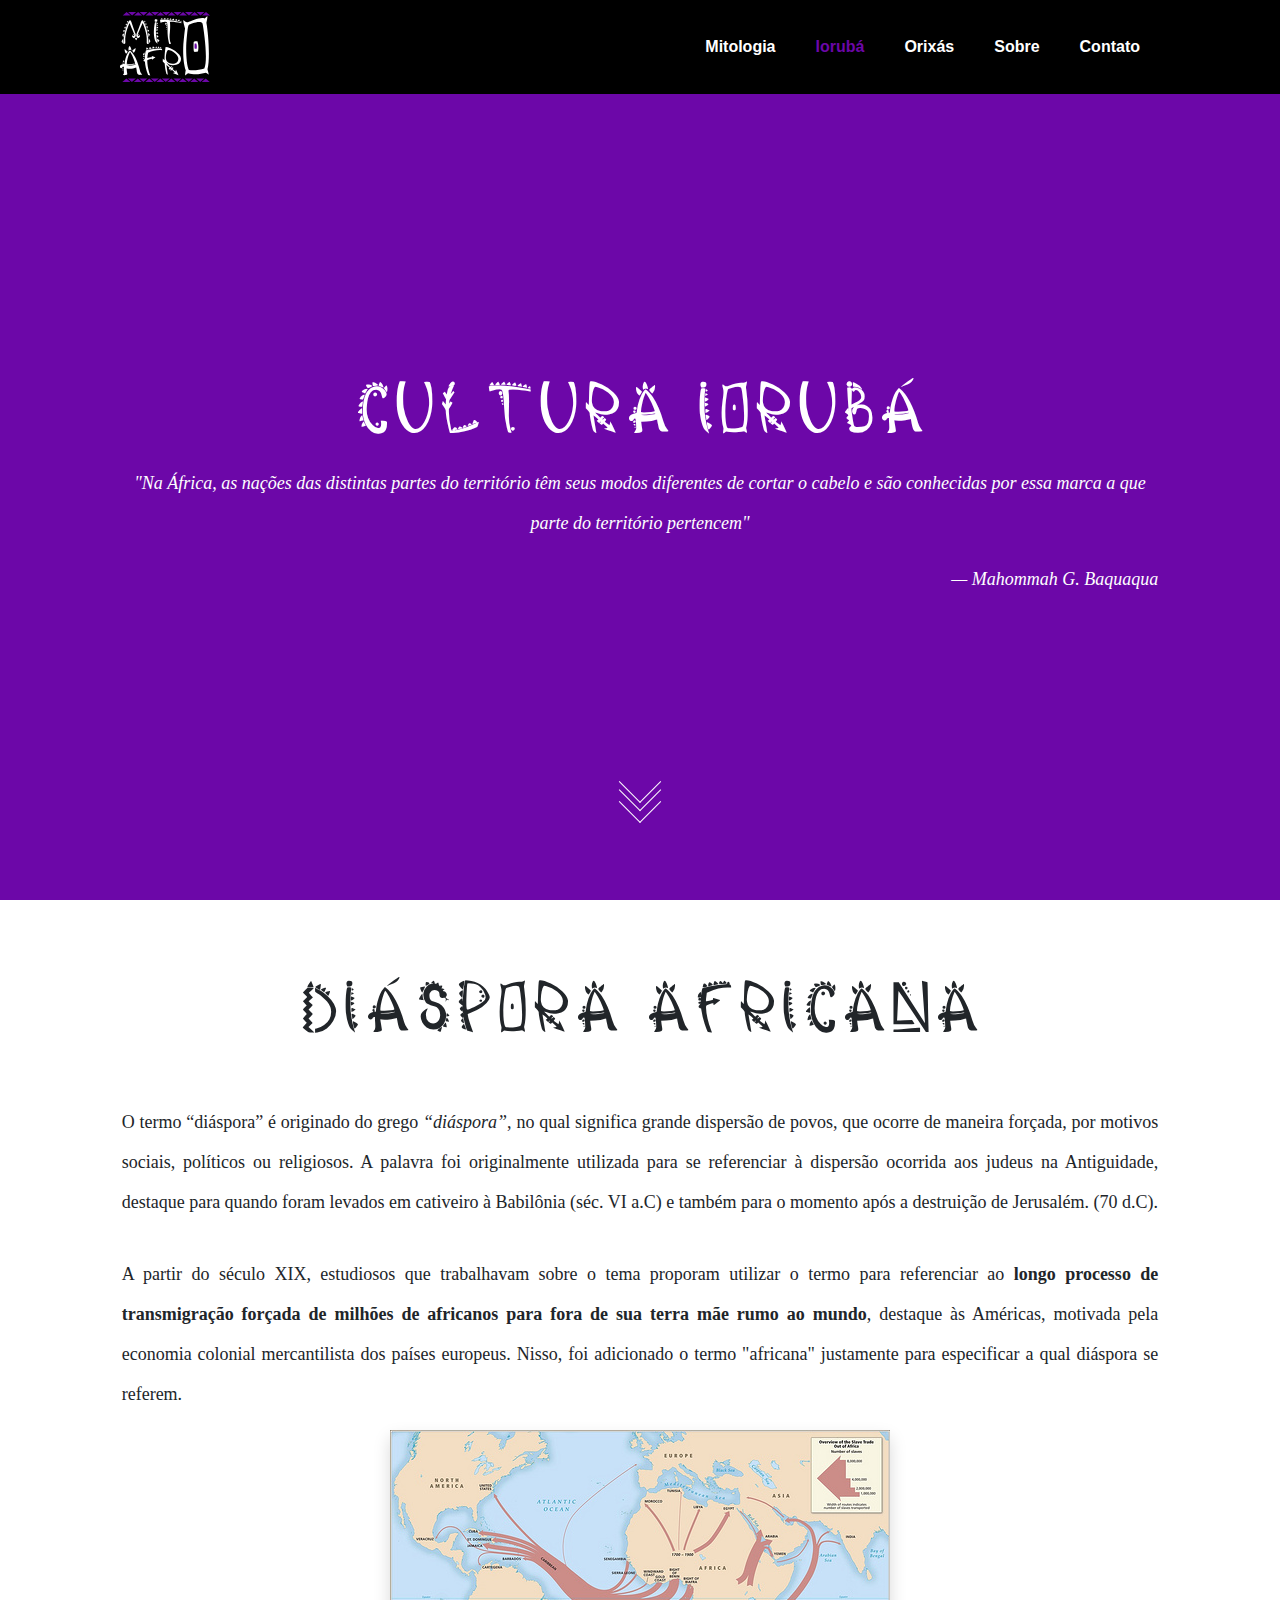
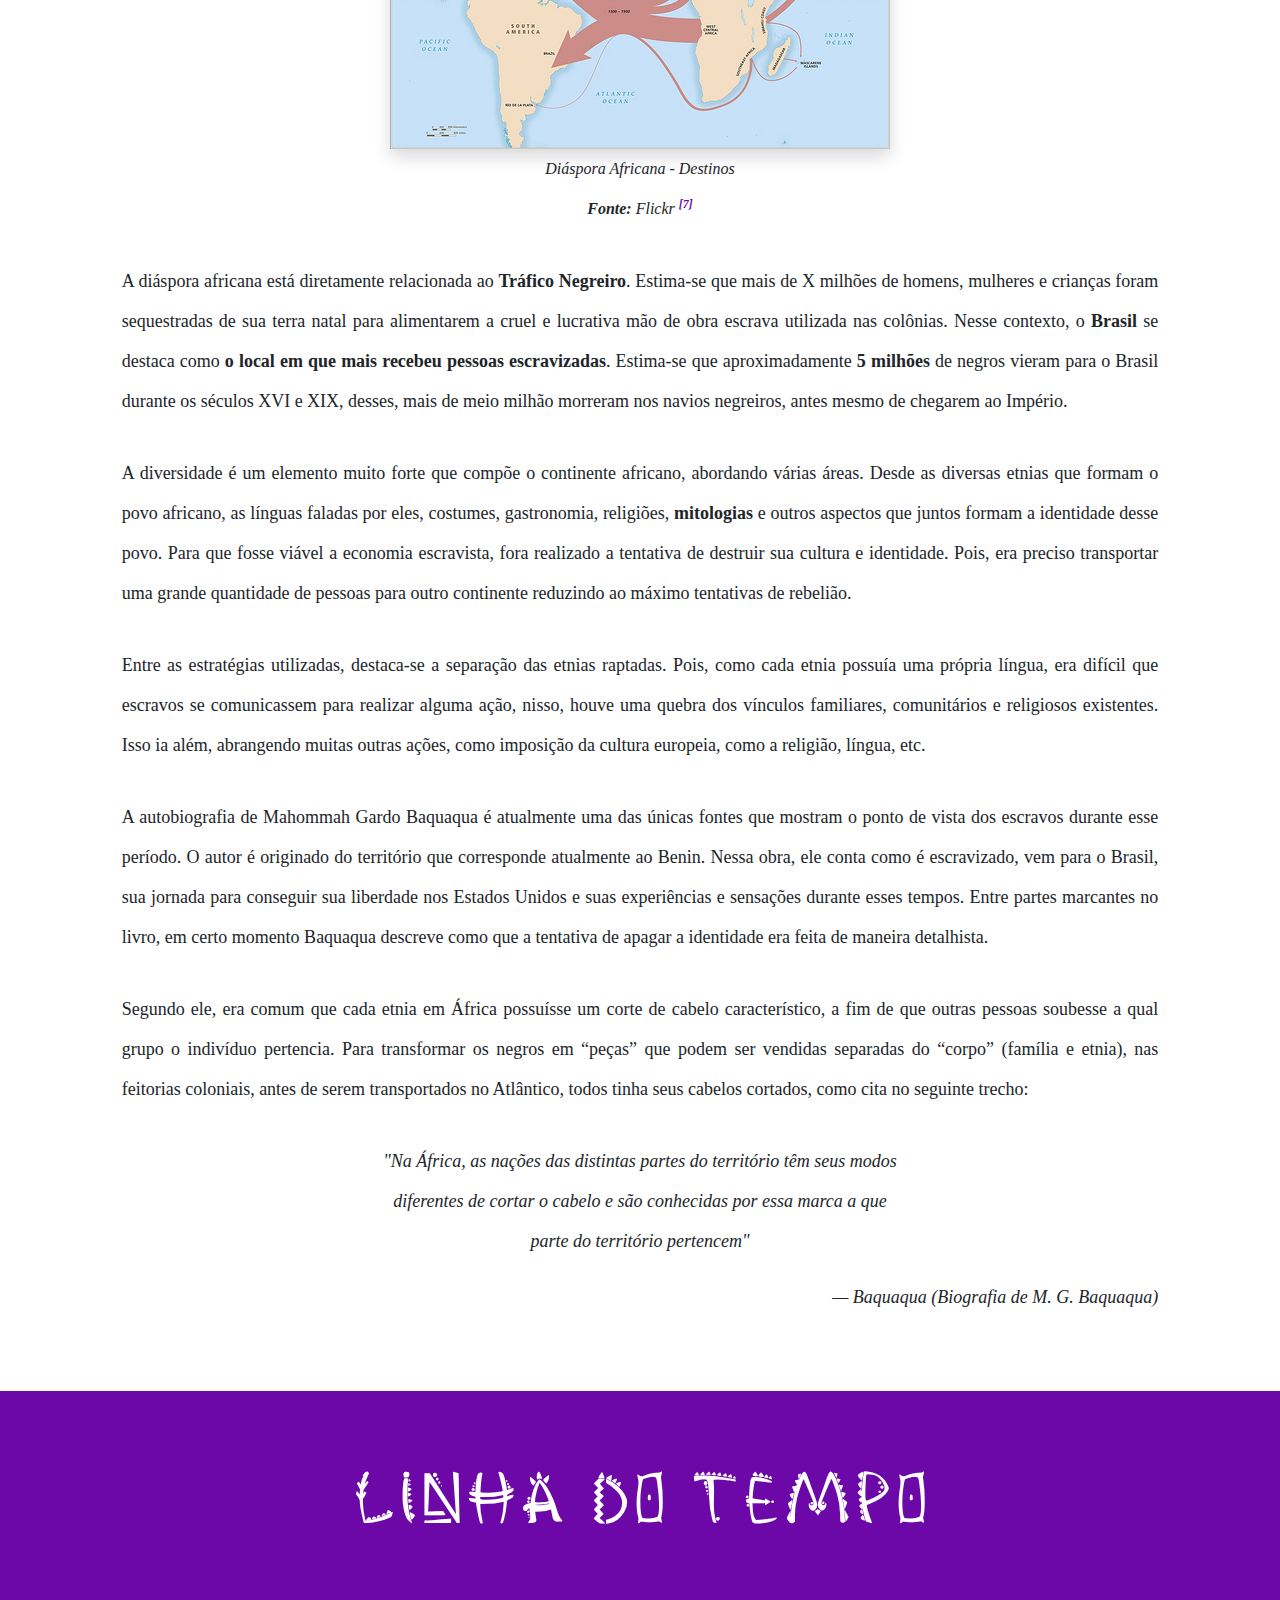
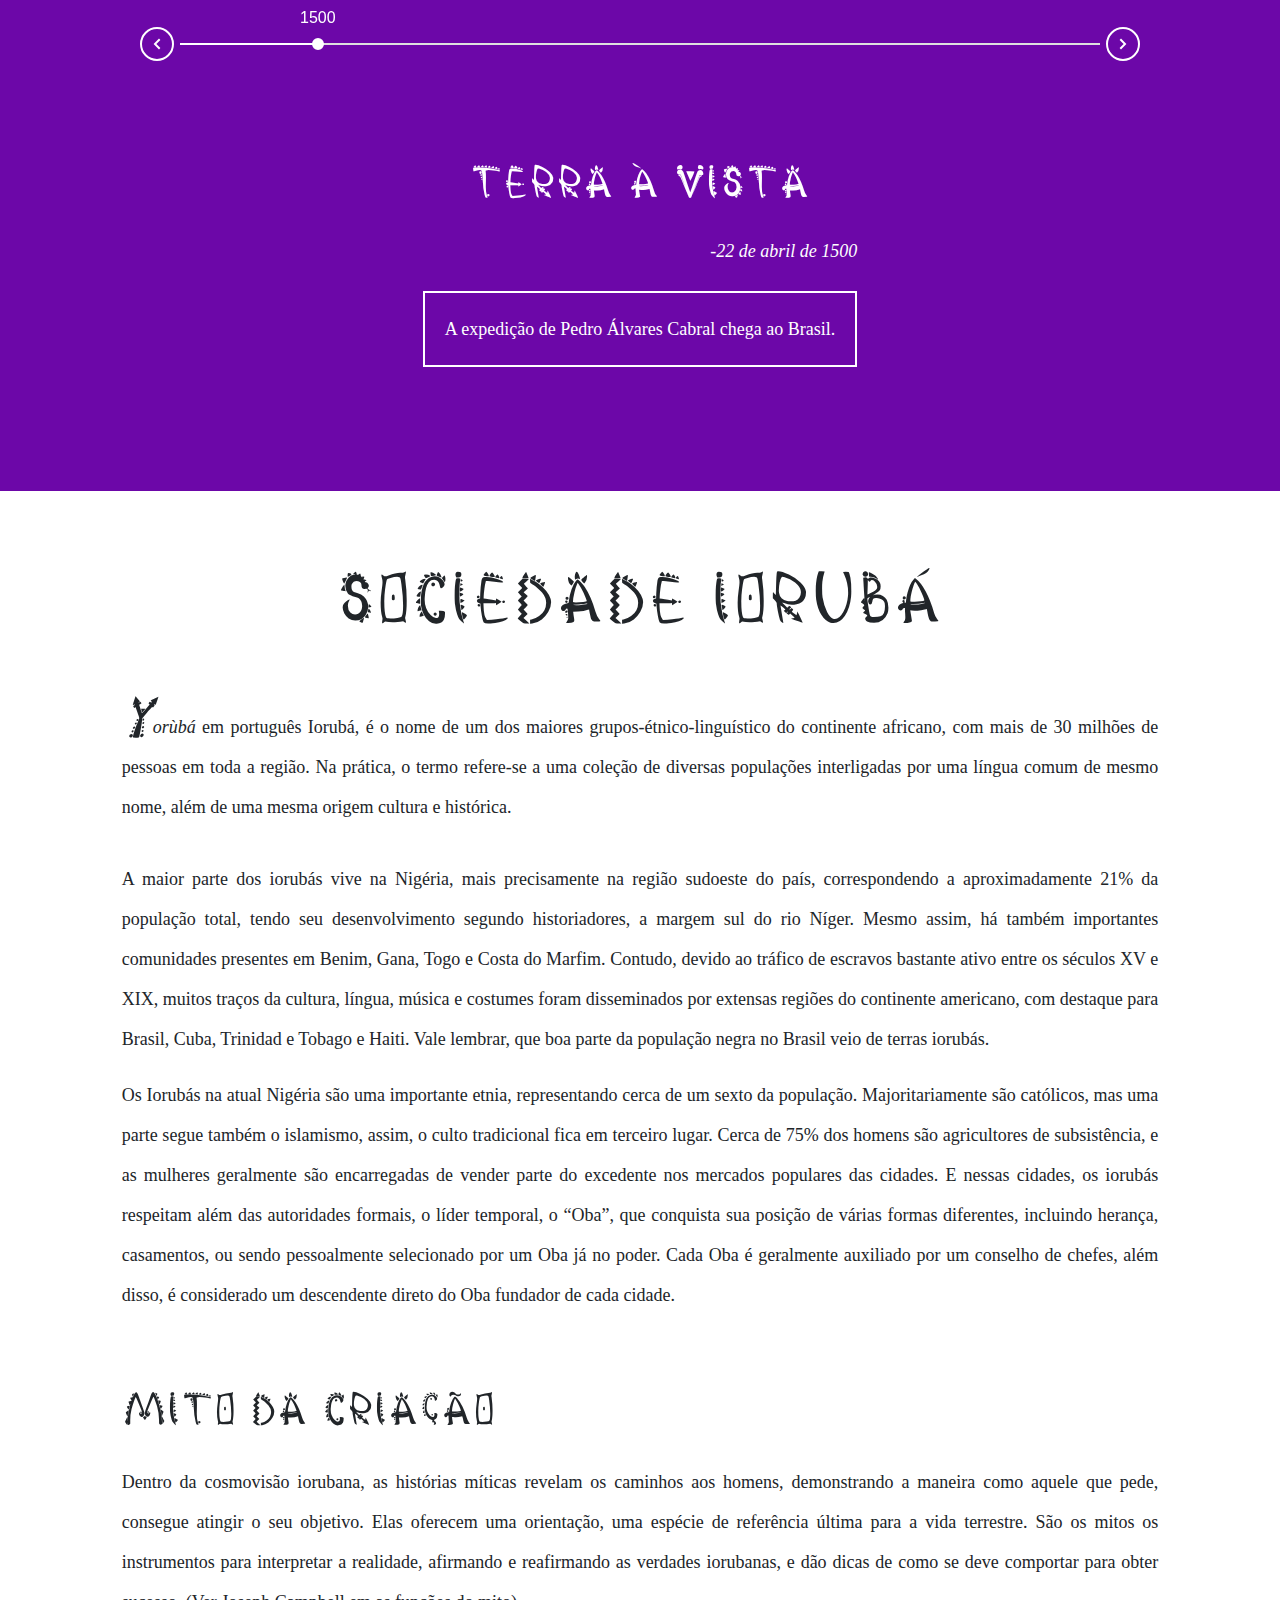
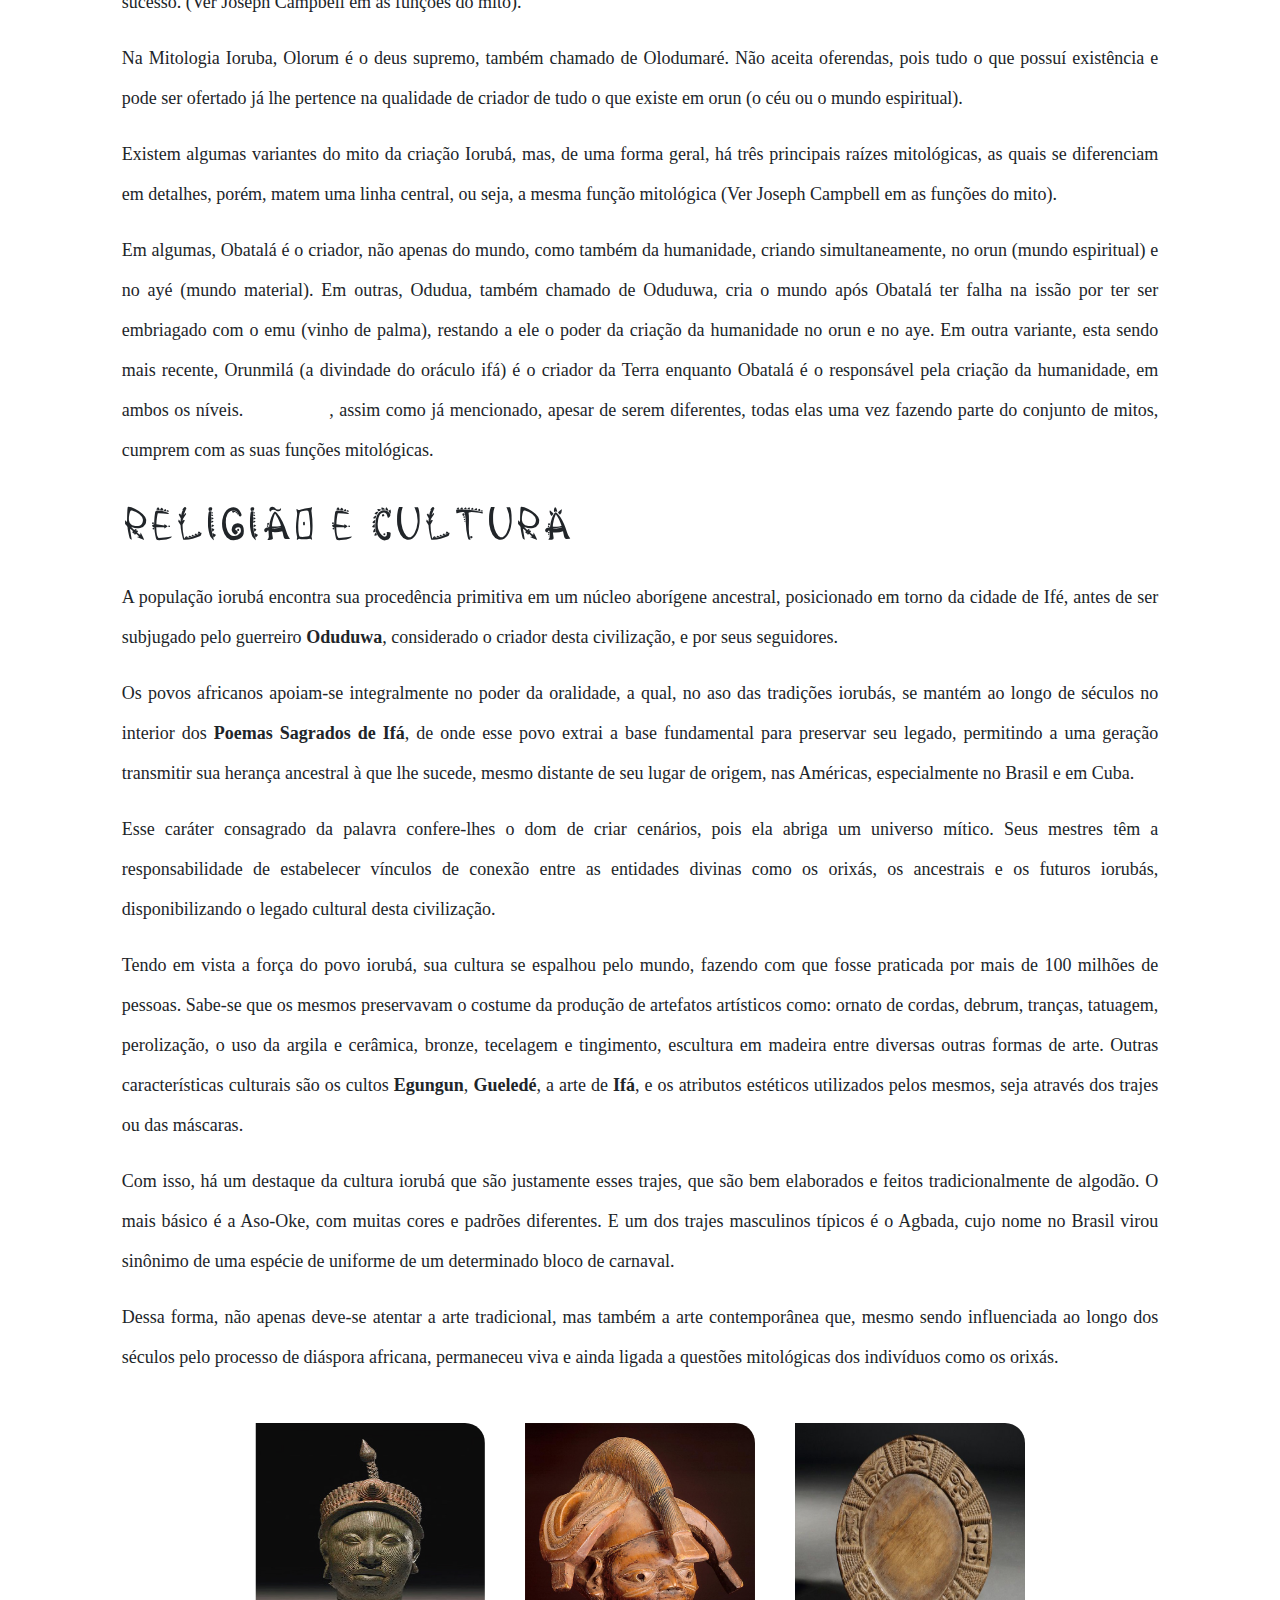
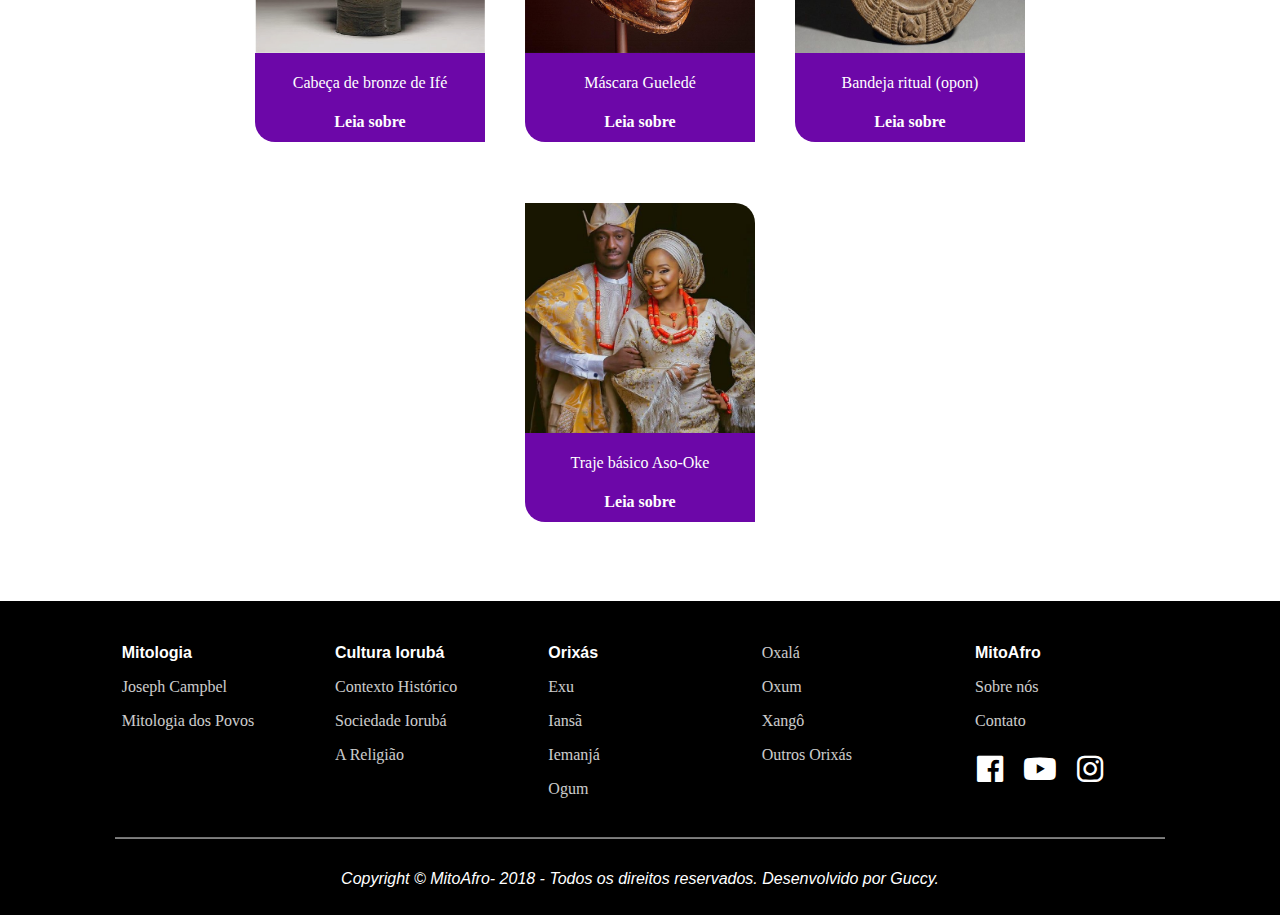
<file: Cultura.html>
<!doctype html>
<html>

<head>

    <meta charset="utf-8">
    <meta name="description" content="A diversidade é um elemento muito forte que compõe o continente africano,
    abordando várias áreas. Desde as diversas etnias que formam o povo africano, as línguas
    faladas por eles, costumes, gastronomia, religiões, mitologias e outros aspectos
    que juntos formam a identidade desse povo. Para que fosse viável a economia escravista,
    fora realizado a tentativa de destruir sua cultura e identidade.">
    <meta name="keywords" content="Mitologia Africana, Cultura Iorubá, Cultura Iorubana, Orixás, Escravidão, Escravidão no Brasil">
    <meta name="author" content="Bernardo Pereira, Guilherme Santos, Joel da Silva, Júlio César">
    <meta name="viewport" content="width=device-width, initial-scale=1.0">
    <link rel="shortcut icon" href="assets/img/logo-mobile-roxo.png" type="image/x-png">
    <title>Cultura Iorubá</title>

    <!-- CSS BOOTSTRAP -->
    <link rel="stylesheet" href="assets/Estilos/node_modules/bootstrap/compiler/bootstrap.css">
    <!-- CSS PADRÃO -->
    <link rel="stylesheet" href="assets/Estilos/style_padrao.css">
    <!-- CSS CULT.IORUBÁ -->
    <link rel="stylesheet" href="assets/Estilos/style_cultura.css">
    <!-- Fonte Awesome -->
    <link rel="stylesheet" href="assets/Estilos/node_modules/fontawesome-free-5.2.0/css/all.css">
    <!-- Modernizar-->
    <script src="assets/Estilos/js/modernizr.js"></script>

    <!-- Global site tag (gtag.js) - Google Analytics -->
    <script async src="https://www.googletagmanager.com/gtag/js?id=UA-130651800-1"></script>
    <script>
        window.dataLayer = window.dataLayer || [];
        function gtag() { dataLayer.push(arguments); }
        gtag('js', new Date());

        gtag('config', 'UA-130651800-1');
    </script>

</head>

<body>

    <!-- Menu horizontal -->
    <header>

        <a href="index.html"><img class="logo_Desk" src="assets/img/logo_desk_roxo.svg" alt=""></a>
        <a href="index.html"><img class="logo_Mob" src="assets/img/logo-mobile-roxo.svg" alt=""></a>

        <div class="menu-toggle">
            <span></span>
            <span></span>
            <span></span>
            <span></span>
            <span></span>
            <span></span>
        </div>

        <nav class="font-weight-bold">
            <ul>
                <li><a href="Mitologia.html">Mitologia</a></li>
                <li><a href="Cultura.html" class="active">Iorubá</a></li>
                <li><a href="Orixas.html">Orixás</a></li>
                <li><a href="Sobre.html">Sobre</a></li>
                <li><a href="Contato.html">Contato</a></li>
            </ul>
        </nav>

    </header>

    <!-- Cultura Iorubá -->
    <div class="container-fluid">
        <div class="row intro justify-content-center align-items-center">
            <div class="col-sm-10 texto text-center text-white">
                <h1 class="Titulo"> Cultura Iorubá</h1>
                <p class="font-italic">"Na África, as nações das distintas partes do território têm seus modos  diferentes de cortar o cabelo e são conhecidas por essa marca a que parte do território pertencem"</p>
                <p class="font-italic text-right">— Mahommah G. Baquaqua</p>
            </div>
        </div>

        <!--SCROLL-->
        <a id="Contexto_Historico_Africano" href="#DiasporaAfri" class="scrollSuave">
            <div class="seta">
                <span></span>
                <span></span>
                <span></span>
            </div>
        </a>
    </div>

    <!--Contexto Histórico > Diáspora Africana -->
    <div class="container-fluid bg-color-branco" id="DiasporaAfri">

        <div class="row justify-content-center">

            <div class="col-lg-10">

                <div class="text-center pt-5 pb-5 texto text-black">

                    <h1 class="Titulo">Diáspora Africana</h1>

                    <div class="row justify-content-center media flex-column flex-md-row pt-4">

                        <div class="col-lg-12 texto text-justify">

                            <p class="pt-3">
                                O termo “diáspora” é originado do grego <i>“diáspora”</i>, no qual significa grande
                                dispersão de povos, que ocorre de maneira forçada, por motivos sociais, políticos ou
                                religiosos. A palavra foi originalmente utilizada para se referenciar à dispersão
                                ocorrida aos judeus na Antiguidade, destaque para quando foram levados em cativeiro à
                                Babilônia (séc. VI a.C) e também para o momento após a destruição de Jerusalém. (70
                                d.C).</p>

                            <p class="pt-3">A partir do século XIX, estudiosos que trabalhavam sobre o tema proporam
                                utilizar o termo para referenciar ao <b>longo processo de transmigração forçada de
                                    milhões de africanos para fora de sua terra mãe rumo ao mundo</b>, destaque às
                                Américas, motivada pela economia colonial mercantilista dos países europeus. Nisso, foi
                                adicionado o termo "africana" justamente para especificar a qual diáspora se referem.</p>

                            <figure>
                                <img class="img-fluid shadow" src="assets/img/diaspora-africana.jpg" alt="">
                                <figcaption>Diáspora Africana - Destinos<br><b>Fonte:</b> Flickr <sup><a href="https://c1.staticflickr.com/3/2752/4349420978_baac9418f3.jpg"
                                            target="_blank">[7]</a></sup></figcaption>
                            </figure>

                            <p class="pt-3">A diáspora africana está diretamente relacionada ao <b>Tráfico Negreiro</b>.
                                Estima-se que mais de X milhões de homens, mulheres e crianças foram sequestradas de
                                sua terra natal para alimentarem a cruel e lucrativa mão de obra escrava utilizada nas
                                colônias. Nesse contexto, o <b>Brasil</b> se destaca como <b>o local em que mais
                                    recebeu pessoas escravizadas</b>. Estima-se que aproximadamente <b>5 milhões</b> de
                                negros vieram para o Brasil durante os séculos XVI e XIX, desses, mais de meio milhão
                                morreram nos navios negreiros, antes mesmo de chegarem ao Império.</p>

                            <p class="pt-3">A diversidade é um elemento muito forte que compõe o continente africano,
                                abordando várias áreas. Desde as diversas etnias que formam o povo africano, as línguas
                                faladas por eles, costumes, gastronomia, religiões, <b>mitologias</b> e outros aspectos
                                que juntos formam a identidade desse povo. Para que fosse viável a economia escravista,
                                fora realizado a tentativa de destruir sua cultura e identidade. Pois, era preciso
                                transportar uma grande quantidade de pessoas para outro continente reduzindo ao máximo
                                tentativas de rebelião.</p>

                            <p class="pt-3">Entre as estratégias utilizadas, destaca-se a separação das etnias
                                raptadas. Pois, como cada etnia possuía uma própria língua, era difícil que escravos se
                                comunicassem para realizar alguma ação, nisso, houve uma quebra dos vínculos
                                familiares, comunitários e religiosos existentes. Isso ia além, abrangendo muitas
                                outras ações, como imposição da cultura europeia, como a religião, língua, etc.</p>

                            <p class="pt-3">A autobiografia de Mahommah Gardo Baquaqua é atualmente uma das únicas
                                fontes que mostram o ponto de vista dos escravos durante esse período. O autor é
                                originado do território que corresponde atualmente ao Benin. Nessa obra, ele conta como
                                é escravizado, vem para o Brasil, sua jornada para conseguir sua liberdade nos Estados
                                Unidos e suas experiências e sensações durante esses tempos. Entre partes marcantes no
                                livro, em certo momento Baquaqua descreve como que a tentativa de apagar a identidade
                                era feita de maneira detalhista.</p>

                            <p class="pt-3">Segundo ele, era comum que cada etnia em África possuísse um corte de
                                cabelo característico, a fim de que outras pessoas soubesse a qual grupo o indivíduo
                                pertencia. Para transformar os negros em “peças” que podem ser vendidas separadas do
                                “corpo” (família e etnia), nas feitorias coloniais, antes de serem transportados no
                                Atlântico, todos tinha seus cabelos cortados, como cita no seguinte trecho:</p>

                            <p class="pt-3 text-center font-italic">"Na África, as nações das distintas partes do
                                território têm seus modos
                                <br>diferentes de cortar o cabelo e são conhecidas por essa marca a que
                                <br>parte do território pertencem"</p>

                            <p class="text-right font-italic">— Baquaqua (Biografia de M. G. Baquaqua)</p>

                        </div>
                    </div>
                </div>
            </div>
        </div>
    </div>


    <!--Contexto Histórico > Linha do Tempo-->
    <section id="Contexto" class="cd-horizontal-timeline">

        <h2 class="Titulo text-center pt-5">Linha do Tempo</h2>

        <div class="timeline">

            <div class="events-wrapper">
                <div class="events">
                    <ol>
                        <li><a href="#0" data-date="01/01/1500" class="selected">1500</a></li>
                        <li><a href="#0" data-date="01/01/1559">1559</a></li>
                        <li><a href="#0" data-date="01/01/1694">1694</a></li>
                        <li><a href="#0" data-date="01/01/1810">1810</a></li>
                        <li><a href="#0" data-date="01/01/1823">1823</a></li>
                        <li><a href="#0" data-date="01/01/1831">1831</a></li>
                        <li><a href="#0" data-date="01/01/1850">1850</a></li>
                        <li><a href="#0" data-date="01/01/1871">1871</a></li>
                        <li><a href="#0" data-date="01/01/1885">1885</a></li>
                        <li><a href="#0" data-date="01/01/1888">1888</a></li>
                        <li><a href="#0" data-date="01/01/1934">1934</a></li>
                        <li><a href="#0" data-date="01/01/1935">1935</a></li>
                        <li><a href="#0" data-date="01/01/1951">1951</a></li>
                        <li><a href="#0" data-date="01/01/1969">1969</a></li>
                        <li><a href="#0" data-date="01/01/1988">1988</a></li>
                        <li><a href="#0" data-date="01/01/1989">1989</a></li>
                        <li><a href="#0" data-date="01/01/2002">2002</a></li>
                        <li><a href="#0" data-date="01/01/2012">2012</a></li>
                        <li><a href="#0" data-date="01/01/2017">2017</a></li>
                    </ol>

                    <!-- Preenche a bolinha do evento -->
                    <span class="filling-line" aria-hidden="true"></span>
                </div> <!-- .events -->
            </div> <!-- .events-wrapper -->

            <ul class="cd-timeline-navigation">
                <li><a href="#0" class="prev inactive">Anterior</a></li>
                <li><a href="#0" class="next">Próximo</a></li>
            </ul> <!-- .cd-timeline-navigation -->

        </div> <!-- .timeline -->

        <div class="events-content">
            <ol>
                <li class="selected" data-date="01/01/1500">
                    <h2>Terra à Vista</h2>
                    <em>22 de abril de 1500</em>

                    <div class="row justify-content-center align-items-center media flex-column flex-md-row fato-sem-img">
                        <div class="texto text-justify media-body">
                            <p>A expedição de Pedro Álvares Cabral chega ao Brasil.</p>
                        </div>
                    </div>
                </li>

                <li data-date="01/01/1559">
                    <h2>Primeiros escravizados</h2>
                    <em>1559</em>

                    <div class="row justify-content-center align-items-center media flex-column flex-md-row">
                        <figure>
                            <img class="img-fluid img-timeline" src="assets/img/timeline-1559.jpg" alt="">
                            <figcaption>Porão Navio Negreiro - Johann Rugendas<br><b>Fonte:</b> O Globo <sup><a href="http://d37iydjzbdkvr9.cloudfront.net/timeline/line_da-escravidao-a-luta-contra-a-desigualdade/1810.jpg" target="_blank">[8]</a></sup></figcaption>
                        </figure>
                        <div class="texto text-justify media-body">
                            <p>
                                A corte portuguesa autoriza a entrada de negros escravizados. Inicialmente, era permitido que cada senhor de engenho importasse até 120 pessoas.
                            </p>
                        </div>
                    </div>
                </li>

                <li data-date="01/01/1694">
                    <h2>Rebelião em Palmares</h2>
                    <em>20 de novembro de 1694</em>

                    <div class="row justify-content-center align-items-center media flex-column flex-md-row">
                        <figure>
                            <img class="img-timeline img-timeline-zumbi" src="assets/img/timeline-1694.jpg" alt="">
                            <figcaption>Zumbi dos Palmares <br><b>Fonte:</b> Cultura Niterói <sup><a href="http://culturaniteroi.com.br/blog/imagens/mapa/210_antonioparreiras09.jpg" target="_blank">[9]</a></sup></figcaption>
                        </figure>
                        <div class="texto text-justify media-body">
                            <p>
                                O quilombo dos Palmares é invadido e destruído. Zumbi, líder do quilombo consegue fugir mas é capturado. No ano seguinte, em 20 de novembro ele é decapitado e sua cabeça é exposta em praça pública. A Lei Federal nº10.639/2003 estabeleceu no dia da morte de Zumbi o “Dia da Consciência Negra”.
                            </p>
                        </div>
                    </div>
                </li>

                <li data-date="01/01/1810">
                    <h2>Pressão Inglesa</h2>
                    <em>1810</em>

                    <div class="row justify-content-center align-items-center media flex-column flex-md-row fato-sem-img">
                        <div class="texto text-justify media-body">
                            <p>
                                A Inglaterra decreta ilegal o tráfico negreiro. Como consequência, começa a pressionar os países a aderirem sua decisão. O Príncipe Regente Dom João VI se compromete a implementar a abolição gradual no Brasil.
                            </p>
                        </div>
                    </div>
                </li>

                <li data-date="01/01/1823">
                    <h2>Abolição Gradual</h2>
                    <em>1823</em>

                    <div class="row justify-content-center align-items-center media flex-column flex-md-row">
                        <figure>
                            <img class="img-fluid img-timeline img-timeline-boni" src="assets/img/timeline-1823.jpg" alt="">
                            <figcaption>José Bonifácio <br><b>Fonte:</b> Wikipedia <sup><a href="https://upload.wikimedia.org/wikipedia/commons/thumb/6/66/Calixt33.jpg/400px-Calixt33.jpg" target="_blank">[10]</a></sup></figcaption>
                        </figure>
                        <div class="texto text-justify media-body">
                            <p>
                                Na Assembleia Legislativa e Constituinte após a independência do Brasil, o estadista José Bonifácio propõe a extinção gradual do sistema escravista.
                            </p>
                        </div>
                    </div>
                </li>

                <li data-date="01/01/1831">
                    <h2>Lei para Inglês Ver</h2>
                    <em>1831</em>

                    <div class="row justify-content-center align-items-center media flex-column flex-md-row fato-sem-img">
                        <div class="texto text-justify media-body">
                            <p>
                                Esse foi o termo utilizado para se referir à Lei Feijó, no Período Regencial em que o Padre Feijó aprova. Na teoria, a lei proibiria o tráfico negreiro. Sua aprovação se dá pela pressão da Inglaterra. Entretanto, na prática o tráfico continuou sendo executado.
                            </p>
                        </div>
                    </div>
                </li>

                <li data-date="01/01/1850">
                    <h2>Lei Eusébio de Queirós</h2>
                    <em>1850</em>

                    <div class="row justify-content-center align-items-center media flex-column flex-md-row fato-sem-img">
                        <div class="texto text-justify media-body">
                            <p>
                                É assinada mais uma lei para proibir o tráfico transatlântico de escravos. No entanto, essa traria grandes mudanças de fato para a economia do Segundo Reinado, contribuindo para sua decadência e surgimento da Velha República.
                            </p>
                        </div>
                    </div>
                </li>

                <li data-date="01/01/1871">
                    <h2>Lei de Ventre Livre</h2>
                    <em>1871</em>

                    <div class="row justify-content-center align-items-center media flex-column flex-md-row">
                        <figure>
                            <img class="img-fluid img-timeline" src="assets/img/timeline-1871.jpg" alt="">
                            <figcaption>Lei do Ventre Livre<br><b>Fonte:</b> 4bp Blogspot <sup><a href="http://4.bp.blogspot.com/-k1wrVci-trU/UoFRe4vhhTI/AAAAAAAAAAk/CF0_2J2RviE/s1600/28-de-setembro-Dia-da-Lei-do-Ventre-Livre.jpg" target="_blank">[11]</a></sup></figcaption>
                        </figure>
                        <div class="texto text-justify media-body">
                            <p>
                                A partir da data de sua assinatura, todos os filhos de escravas seriam considerados livres a partir dos 8 anos de idade.
                            </p>
                        </div>
                    </div>
                </li>

                <li data-date="01/01/1885">
                    <h2>Lei dos Sexagenários</h2>
                    <em>1885</em>

                    <div class="row justify-content-center align-items-center media flex-column flex-md-row fato-sem-img">
                        <div class="texto text-justify media-body">
                            <p>
                                Todos os escravos com mais de 65 anos seriam livres, contudo, mediante indenização. Para burlar a lei, os proprietários de escravos alteravam os registros das idades de seus escravos.
                            </p>
                        </div>
                    </div>
                </li>

                <li data-date="01/01/1888">
                    <h2>Liberdade?!</h2>
                    <em>13 de maio de 1888</em>

                    <div class="row justify-content-center align-items-center media flex-column flex-md-row">
                        <figure>
                            <img class="img-fluid img-timeline" src="assets/img/timeline-1888.jpg" alt="">
                            <figcaption>Jornal Gazeta noticia Abolição <br><b>Fonte:</b> Humanitus Blogblog <sup><a href="https://humanitusblogblog.files.wordpress.com/2016/05/dsc_1608.jpg?w=473&h=353" target="_blank">[12]</a></sup></figcaption>
                        </figure>
                        <div class="texto text-justify media-body">
                            <p>
                                Após ser aprovada na Câmara Geral e Senado Imperial, no dia 13 de maio de 1888 é assinada pela Princesa Regente Isabel a lei que aboliu a escravidão. Vale citar que a pressão da Inglaterra foi um fator muito importante para que a lei fosse de fato aprovada. Todavia, os negros não foram integrados à sociedade, sem oportunidades de emprego, moradia de qualidade, etc. A partir de então, começaria uma longa jornada a fim de que esse povo libertado pudesse obter acesso a oportunidade e direitos civis.
                            </p>
                        </div>
                    </div>
                </li>

                <li data-date="01/01/1934">
                    <h2>Direito ao Voto</h2>
                    <em>1934</em>

                    <div class="row justify-content-center align-items-center media flex-column flex-md-row">
                        <figure>
                            <img class="img-fluid img-timeline" src="assets/img/timeline-1934.jpg" alt="">
                            <figcaption>Assembleia Constituinte de 1934 <br><b>Fonte:</b> O Globo <sup><a href="http://d37iydjzbdkvr9.cloudfront.net/timeline/line_da-escravidao-a-luta-contra-a-desigualdade/1934.jpg" target="_blank">[13]</a></sup></figcaption>
                        </figure>
                        <div class="texto text-justify media-body">
                            <p>
                                Apesar da Abolição, o direito dos negros poderem votar só é garantido na Constituição de 34, durante o Regime de Vargas. Além disso, foi a primeira vez que uma mulher participou de uma Assembleia Constituinte.
                            </p>
                        </div>
                    </div>
                </li>

                <li data-date="01/01/1935">
                    <h2>Primeira Deputada Negra</h2>
                    <em>1935</em>

                    <div class="row justify-content-center align-items-center media flex-column flex-md-row">
                        <figure>
                            <img class="img-fluid img-timeline img-timeline-antonieta" src="assets/img/timeline-1935.jpg" alt="">
                            <figcaption>Maria Antonieta <br><b>Fonte:</b> O Globo <sup><a href="https://i.pinimg.com/236x/a1/e1/e3/a1e1e36a0e32498f5961af3d68fd842f--santa-catarina-cultural.jpg" target="_blank">[14]</a></sup></figcaption>
                        </figure>
                        <div class="texto text-justify media-body">
                            <p>
                                A jornalista e educadora Antonieta de Barros se torna a primeira mulher negra a ser eleita para uma Casa Legislativa e ocupa o cargo em Santa Catarina.
                            </p>
                        </div>
                    </div>
                </li>

                <li data-date="01/01/1951">
                    <h2>Racismo</h2>
                    <em>1951</em>

                    <div class="row justify-content-center align-items-center media flex-column flex-md-row fato-sem-img">
                        <div class="texto text-justify media-body">
                            <p>
                                A Lei Afonso Arinos determina que o racismo seja punido com um ano de prisão ou multa.
                            </p>
                        </div>
                    </div>
                </li>

                <li data-date="01/01/1969">
                    <h2>Primeiro Protagonista Negro</h2>
                    <em>1969</em>

                    <div class="row justify-content-center align-items-center media flex-column flex-md-row">
                        <figure>
                            <img class="img-fluid img-timeline" src="assets/img/timeline-1969.jpg" alt="">
                            <figcaption>Zózimo Bulbul <br><b>Fonte:</b> Catacra Livre <sup><a href="https://catracalivre.com.br/wp-content/uploads/2015/05/Alma_no_Olho-450x331.jpg" target="_blank">[15]</a></sup></figcaption>
                        </figure>
                        <div class="texto text-justify media-body">
                            <p>
                                Zózimo Bulbul se torna o primeiro ator negro brasileiro protagonista de uma telenovela. Além disso, é o primeiro modelo negro de uma grife de alta-costura brasileira.
                            </p>
                        </div>
                    </div>
                </li>

                <li data-date="01/01/1988">
                    <h2>Direito de Posse aos Quilombos</h2>
                    <em>1988</em>

                    <div class="row justify-content-center align-items-center media flex-column flex-md-row">
                        <figure>
                            <img class="img-fluid img-timeline" src="assets/img/timeline-1988.jpg" alt="">
                            <figcaption>Assembleia Constituinte de 1988 <br><b>Fonte:</b> Wikipedia <sup><a href="https://upload.wikimedia.org/wikipedia/commons/thumb/6/64/Ulyssesguimaraesconstituicao.jpg/440px-Ulyssesguimaraesconstituicao.jpg" target="_blank">[16]</a></sup></figcaption>
                        </figure>
                        <div class="texto text-justify media-body">
                            <p>
                                A Constituição de 88, aprovada após a redemocratização do Brasil, assegura aos grupos remanescentes dos quilombos o direito de posse das terras no qual ocupam.
                            </p>
                        </div>
                    </div>
                </li>

                <li data-date="01/01/1989">
                    <h2>Crime Inafiançável</h2>
                    <em>1989</em>

                    <div class="row justify-content-center align-items-center media flex-column flex-md-row fato-sem-img">
                        <div class="texto text-justify media-body">
                            <p>
                                Por meio da Lei Caó, o racismo é categorizado como um crime inafiançável.
                            </p>
                        </div>
                    </div>
                </li>

                <li data-date="01/01/2002">
                    <h2>Políticas Afirmativas</h2>
                    <em>2002</em>

                    <div class="row justify-content-center align-items-center media flex-column flex-md-row">
                        <figure>
                            <img class="img-fluid img-timeline" src="assets/img/timeline-2002.jpg" alt="">
                            <figcaption>Protestos a favor da Política de Cotas <br><b>Fonte:</b> O Globo <sup><a href="http://d37iydjzbdkvr9.cloudfront.net/timeline/line_da-escravidao-a-luta-contra-a-desigualdade/2002.jpg" target="_blank">[17]</a></sup></figcaption>
                        </figure>
                        <div class="texto text-justify media-body">
                            <p>
                                A Universidade Estadual do Rio de Janeiro (Uerj) é a primeira universidade do Brasil a adotar o sistema de cotas raciais.
                            </p>
                        </div>
                    </div>
                </li>

                <li data-date="01/01/2012">
                    <h2>Primeiro Presidente do STF Negro</h2>
                    <em>2012</em>

                    <div class="row justify-content-center align-items-center media flex-column flex-md-row">
                        <figure>
                            <img class="img-fluid img-timeline" src="assets/img/timeline-2012.jpg" alt="">
                            <figcaption>Joaquim Barbosa <br><b>Fonte:</b> Prof Miguel Jr. Wordpress <sup><a href="https://profmigueljunior.files.wordpress.com/2012/09/joaquim-barbosa.jpg?w=490&h=325" target="_blank">[18]</a></sup></figcaption>
                        </figure>
                        <div class="texto text-justify media-body">
                            <p>
                                Joaquim Barbosa assume o cargo mais alto do Poder Judiciário. Durante sua presidência que é julgado o caso do “Mensalão”.
                            </p>
                        </div>
                    </div>
                </li>

                <li data-date="01/01/2017">
                    <h2>Cotas para USP</h2>
                    <em>2017</em>

                    <div class="row justify-content-center align-items-center media flex-column flex-md-row">
                        <figure>
                            <img class="img-fluid img-timeline img-timeline-usp" src="assets/img/timeline-2017.jpg" alt="">
                            <figcaption>Universidade de São Paulo <br><b>Fonte:</b> USP <sup><a href="#" target="_blank">[19]</a></sup></figcaption>
                        </figure>
                        <div class="texto text-justify media-body">
                            <p>
                                A Universidade de São Paulo (USP) adota o sistema de cotas raciais para reserva de vagas.
                            </p>
                        </div>
                    </div>
                </li>

                <!-- Pode colocar mais eventos aqui -->
            </ol>
        </div> <!-- .events-content -->
        <span id="Sociedade_Ioruba">.</span>
    </section>

    <!--  Sociedade Iorubá  -->
    <div class="container-fluid">

        <div class="row justify-content-center">

            <div class="col-lg-10">

                <div class="text-center pt-5 pb-5 texto text-black">

                    <h1 class="Titulo">Sociedade Iorubá</h1>

                    <div class="row justify-content-center media flex-column flex-md-row pt-4">

                        <div class="col-lg-12 texto text-justify">

                            <p class="p_dest pt-3">
                                <i>Yorùbá</i> em português Iorubá, é o nome de um dos maiores grupos-étnico-linguístico
                                do continente africano, com mais de 30 milhões de pessoas em toda a região. 
                                Na prática, o termo refere-se a uma coleção de diversas populações interligadas
                                por uma língua comum de mesmo nome, além de uma mesma origem cultura e histórica.
                            </p>

                            <p class="pt-3">
								A maior parte dos iorubás vive na Nigéria, mais precisamente na região sudoeste do país,
                                correspondendo a aproximadamente 21% da população total, tendo seu desenvolvimento segundo
                                historiadores, a margem sul do rio Níger. Mesmo assim, há também importantes comunidades 
                                presentes em Benim, Gana, Togo e Costa do Marfim. Contudo, devido ao tráfico de escravos 
                                bastante ativo entre os séculos XV e XIX, muitos traços da cultura, língua, música e costumes
                                foram disseminados por extensas regiões do continente americano, com destaque para Brasil, 
                                Cuba, Trinidad e Tobago e Haiti. Vale lembrar, que boa parte da população negra no Brasil 
                                veio de terras iorubás.					
                            </p>

                            <p>
                                Os Iorubás na atual Nigéria são uma importante etnia, representando cerca de um sexto da população.
                                Majoritariamente são católicos, mas uma parte segue também o islamismo, assim, o culto tradicional
                                fica em terceiro lugar. Cerca de 75% dos homens são agricultores de subsistência, e as mulheres 
                                geralmente são encarregadas de vender parte do excedente nos mercados populares das cidades. 
                                E nessas cidades, os iorubás respeitam além das autoridades formais, o líder temporal, o “Oba”, 
                                que conquista sua posição de várias formas diferentes, incluindo herança, casamentos, ou sendo 
                                pessoalmente selecionado por um Oba já no poder. Cada Oba é geralmente auxiliado por um conselho 
                                de chefes, além disso, é considerado um descendente direto do Oba fundador de cada cidade.
                            </p>

                        </div>

                        <span id="mitodacriacao">.</span>

                        <div class="col-lg-12 texto text-justify">

                            <h2 class="Subtitulo pb-3 text-left">Mito da Criação</h2>

                            <p> Dentro da cosmovisão iorubana, as histórias míticas revelam os
                                caminhos aos homens, demonstrando a maneira como aquele que pede,
                                consegue atingir o seu objetivo. Elas oferecem uma orientação, uma espécie
                                de referência última para a vida terrestre. São os mitos os instrumentos para
                                interpretar a realidade, afirmando e reafirmando as verdades iorubanas, e dão
                                dicas de como se deve comportar para obter sucesso. (Ver Joseph Campbell
                                em as funções do mito).
                            </p>

                            <p> Na Mitologia Ioruba, Olorum é o deus supremo, também chamado de
                                Olodumaré. Não aceita oferendas, pois tudo o que possuí existência e pode ser
                                ofertado já lhe pertence na qualidade de criador de tudo o que existe em orun
                                (o céu ou o mundo espiritual).
                            </p>

                            <p> Existem algumas variantes do mito da criação Iorubá, mas, de uma
                                forma geral, há três principais raízes mitológicas, as quais se diferenciam em
                                detalhes, porém, matem uma linha central, ou seja, a mesma função mitológica
                                (Ver Joseph Campbell em as funções do mito).
                            </p>

                            <p> Em algumas, Obatalá é o criador, não apenas do mundo, como também
                                da humanidade, criando simultaneamente, no orun (mundo espiritual) e no ayé
                                (mundo material). Em outras, Odudua, também chamado de Oduduwa, cria o
                                mundo após Obatalá ter falha na issão por ter ser embriagado com o emu
                                (vinho de palma), restando a ele o poder da criação da humanidade no orun e
                                no aye. Em outra variante, esta sendo mais recente, Orunmilá (a divindade do
                                oráculo ifá) é o criador da Terra enquanto Obatalá é o responsável pela criação
                                da humanidade, em ambos os níveis.  <span id="religiao">No entanto</span>, assim como já mencionado,
                                apesar de serem diferentes, todas elas uma vez fazendo parte do conjunto de
                                mitos, cumprem com as suas funções mitológicas.</p>
                        </div>

                     

                        <div class="col-lg-12 texto text-justify">
                                            
                            <h2 class="Subtitulo pb-3 text-left">Religião e Cultura</h2>
                                            
                            <p class="text-justify">A população iorubá encontra sua procedência primitiva em um núcleo 
                            aborígene ancestral, posicionado em torno da cidade de Ifé, antes de ser subjugado pelo 
                            guerreiro <b>Oduduwa</b>, considerado o criador desta civilização, e por seus seguidores. </p>
                                                
                            <p class="text-justify">Os povos africanos apoiam-se integralmente no poder da oralidade, a qual, 
                            no aso das tradições iorubás, se mantém ao longo de séculos no interior dos <b>Poemas Sagrados 
                            de Ifá</b>, de onde esse povo extrai a base fundamental para preservar seu legado, permitindo a 
                            uma geração transmitir sua herança ancestral à que lhe sucede, mesmo distante de seu lugar 
                            de origem, nas Américas, especialmente no Brasil e em Cuba.</p>
                                                    
                            <p class="text-justify">Esse caráter consagrado da palavra confere-lhes o dom de criar cenários, 
                            pois ela abriga um universo mítico. Seus mestres têm a responsabilidade de estabelecer vínculos 
                            de conexão entre as entidades divinas como os orixás, os ancestrais e os futuros iorubás, 
                            disponibilizando o legado cultural desta civilização.</p>

                            <p class="text-justify">Tendo em vista a força do povo iorubá, sua cultura se espalhou pelo mundo, 
                            fazendo com que fosse praticada por mais de 100 milhões de pessoas. Sabe-se que os mesmos preservavam 
                            o costume da produção de artefatos artísticos como: ornato de cordas, debrum, tranças, tatuagem, 
                            perolização, o uso da argila e cerâmica, bronze, tecelagem e tingimento, escultura em madeira entre 
                            diversas outras formas de arte. Outras características culturais são os cultos <b>Egungun</b>, <b>Gueledé</b>, a 
                            arte de <b>Ifá</b>, e os atributos estéticos utilizados pelos mesmos, seja através dos trajes ou das máscaras.</p>

                            <p class="text-justify">Com isso, há um destaque da cultura iorubá que são justamente esses trajes, que são bem 
                            elaborados e feitos tradicionalmente de algodão. O mais básico é a Aso-Oke, com muitas cores e padrões diferentes. 
                            E um dos trajes masculinos típicos é o Agbada, cujo nome no Brasil virou sinônimo de uma espécie de uniforme 
                            de um determinado bloco de carnaval.</p>

                            <p class="text-justify">Dessa forma, não apenas deve-se atentar a arte tradicional, mas também a arte contemporânea 
                            que, mesmo sendo influenciada ao longo dos séculos pelo processo de diáspora africana, permaneceu viva e ainda 
                            ligada a questões mitológicas dos indivíduos como os orixás.</p>
                                                        
                        </div>

                        <div class="col-lg-12">

                            <div class="row justify-content-center">

                                <div class="card1">

                                    <div class="front">

                                        <img src="assets/img/Ife_Kings_Head.jpg" alt="">

                                        <ul>

                                            <h2 class="cardTitulo">Cabeça de bronze de Ifé</h2>

                                            <a href="#" class="card1Link" data-toggle="modal" data-target="#siteModal2">Leia
                                                sobre</a>

                                        </ul>

                                    </div>

                                </div>

                                <div class="card1">

                                    <div class="front">

                                        <img src="assets/img/Mascara_Gelede.jpg" alt="">

                                        <ul>

                                            <h2 class="cardTitulo">Máscara Gueledé</h2>

                                            <a href="#" class="card1Link" data-toggle="modal" data-target="#siteModal2">Leia
                                                sobre</a>

                                        </ul>

                                    </div>

                                </div>

                                <div class="card1">

                                    <div class="front">

                                        <img src="assets/img/Bandeja.jpg" alt="">

                                        <ul>

                                            <h2 class="cardTitulo">Bandeja ritual (opon)</h2>

                                            <a href="#" class="card1Link" data-toggle="modal" data-target="#siteModal2">Leia
                                                sobre</a>

                                        </ul>

                                    </div>

                                </div>

                                <div class="card1">

                                    <div class="front">

                                        <img src="assets/img/Traje.jpg" alt="">

                                        <ul>

                                            <h2 class="cardTitulo">Traje básico Aso-Oke</h2>

                                            <a href="#" class="card1Link" data-toggle="modal" data-target="#siteModal2">Leia
                                                sobre</a>

                                        </ul>

                                    </div>

                                </div>

                            </div>

                        </div>

                    </div>

                </div>

            </div>

        </div>

    </div>

    <!-- Modal -->

    <div class="modal fade" id="siteModal" tabindex="-1" role="dialog">

        <div class="modal-dialog modal-lg" role="document">

            <div class="modal-content">

                <div class="modal-header">
                    <button type="button" class="close" data-dismiss="modal">
                        <span>&times;</span>
                    </button>
                </div>

                <div class="modal-body">

                    <div class="container-fluid">

                        <div class="row">

                            <div class="col-12">

                                <h5>Cabeça de bronze de Ifé</h5>

                                <p>A peça exibida é uma das chamadas “cabeças comemorativas da realeza”, uma
                                    representação idealizada (e não um retrato idêntico) da figura do Oni (rei) de Ifé,
                                    local onde floresceu uma das mais importantes civilizações africanas, cidade para
                                    qual converge toda cultura iorubana sendo seu centro espiritual. A arte antiga de
                                    Ifé reflete os ideais da corte, em que os riscos na face equivalem a uma das duas
                                    grandes linhas dinásticas de Ifé.</p>

                            </div>

                        </div>

                    </div>

                </div>

            </div>

        </div>

    </div>

    <div class="modal fade" id="siteModal2" tabindex="-1" role="dialog">

        <div class="modal-dialog modal-lg" role="document">

            <div class="modal-content">

                <div class="modal-header">
                    <button type="button" class="close" data-dismiss="modal">
                        <span>&times;</span>
                    </button>
                </div>

                <div class="modal-body">

                    <div class="container-fluid">

                        <div class="row">

                            <div class="col-12">

                                <h5>Máscara Gueledé</h5>

                                <p>A máscara “gueledé”, juntamente com a “egungun” e a “epa”, são as máscaras mais
                                    populares entre os iorubás. O festival das gueledé com a utilização dessas máscaras
                                    pode ocorrer em honra a qualquer orixá ou herói cultural, mas a sua função é a de
                                    aplacar Iyá Nlá (“a grande mãe”) e suas discipulas na terra (“as mães poderosas”).</p>

                            </div>

                        </div>

                    </div>

                </div>

            </div>

        </div>

    </div>

    <div class="modal fade" id="siteModal3" tabindex="-1" role="dialog">

        <div class="modal-dialog modal-lg" role="document">

            <div class="modal-content">

                <div class="modal-header">
                    <button type="button" class="close" data-dismiss="modal">
                        <span>&times;</span>
                    </button>
                </div>

                <div class="modal-body">

                    <div class="container-fluid">

                        <div class="row">

                            <div class="col-12">

                                <h5>Bandeja ritual (opon)</h5>

                                <p>São representações associadas a divindade iorubana Xangô que é tido tanto na África
                                    quanto no Brasil com a personificação do trovão. Sendo cultuado como Orixá ou como
                                    Vodun no contexto das religiões afro-brasileiras. Xangô é reconhecido
                                    historicamente como ancestral fundado do reino Oyo na atual Nigéria.</p>

                            </div>

                        </div>

                    </div>

                </div>

            </div>

        </div>

    </div>

    <div class="modal fade" id="siteModal4" tabindex="-1" role="dialog">

        <div class="modal-dialog modal-lg" role="document">

            <div class="modal-content">

                <div class="modal-header">
                    <button type="button" class="close" data-dismiss="modal">
                        <span>&times;</span>
                    </button>
                </div>

                <div class="modal-body">

                    <div class="container-fluid">

                        <div class="row">

                            <div class="col-12">

                                <h5>Traje básico Aso-Oke</h5>

                                <p>É um pano de mão tecido pelo povo Yoruba do sudoeste da Nigéria. Geralmente tecido
                                    por homens, o tecido é usado para fazer vestidos masculinos, chamados Agbada,
                                    invólucros femininos chamados Iro e chapéus masculinos, chamados fila. Quando as
                                    pessoas falam de um Aso-Oke, elas estão se referindo à tradicional vestimenta
                                    iorubá.</p>

                            </div>

                        </div>

                    </div>

                </div>

            </div>

        </div>

    </div>




    <!--FOOTER + MAPA DE SITE-->
    <footer class="container-fluid bg-color-preto">
        <div class="row justify-content-center">

            <div class="col-md-2">
                <div class="footer_menu">
                    <ul>
                        <li class="font-weight-bold">Mitologia</li>
                        <li><a href="Mitologia.html#Joseph_Campbel">Joseph Campbel</a></li>
                        <li><a href="Mitologia.html#Mitologia_dos_Povos">Mitologia dos Povos</a></li>
                    </ul>
                </div>
            </div>

            <div class="col-md-2">
                <div class="footer_menu">
                    <ul>
                        <li class="font-weight-bold">Cultura Iorubá</li>
                        <li><a href="Cultura.html#Contexto_Historico_Africano">Contexto Histórico</a></li>
                        <li><a href="Cultura.html#Sociedade_Ioruba">Sociedade Iorubá</a></li>
                        <li><a href="Cultura.html#religiao">A Religião</a></li>
                    </ul>
                </div>
            </div>

            <div class="col-md-2">
                <div class="footer_menu">
                    <ul>
                        <li class="font-weight-bold">Orixás</li>
                        <li><a href="Exu.html">Exu</a></li>
                        <li><a href="Iansa.html">Iansã</a></li>
                        <li><a href="Iemanja.html">Iemanjá</a></li>
                        <li><a href="Ogum.html">Ogum</a></li>
                    </ul>
                </div>
            </div>


            <div class="col-md-2">
                <div class="footer_menu sub">
                    <ul>
                        <li><a href="Oxala.html">Oxalá</a></li>
                        <li><a href="Oxum.html">Oxum</a></li>
                        <li><a href="Xango.html">Xangô</a></li>
                        <li><a href="Outros_Orixas.html">Outros Orixás</a></li>
                    </ul>
                </div>
            </div>

            <div class="col-md-2">
                <div class="footer_menu">
                    <ul>
                        <li class="font-weight-bold">MitoAfro</li>
                        <li><a href="Sobre.html">Sobre nós</a></li>
                        <li><a href="Contato.html">Contato</a></li>
                    </ul>

                    <div class="rd_social">
                        <a href="https://www.facebook.com/MitoAfro-585618445232339/?modal=admin_todo_tour"><i class="fab fa-facebook"></i></a>
                        <a href="https://www.youtube.com/channel/UCAx3FEg8QUmUANvJT6IKKwQ?view_as=subscriber"><i class="fab fa-youtube"></i></a>
                        <a href="https://www.instagram.com/MitoAfro.art/"><i class="fab fa-instagram"></i></a>
                    </div>
                </div>
            </div>

        </div>

        <hr class="hr_footer">

        <div class="row justify-content-center">
            <div class="col-md-12">
                <div class="footer-copyright text-white text-center pt-2 pb-2">
                    <p class="font-italic">Copyright © MitoAfro- 2018 - Todos os direitos reservados. Desenvolvido por
                        Guccy.</p>
                </div>
            </div>
        </div>
    </footer>


    <!-- Animação do Contexto Histórico -->
    <script src="assets/Estilos/js/jquery-2.1.4.js"></script>
    <script src="assets/Estilos/js/jquery.mobile.custom.min.js"></script>
    <script src="assets/Estilos/js/main_pagina_ioruba.js"></script>

    <!-- Animação do Scroll (Conteúdo surgindo) -->
    <script type="text/javascript" src="assets/Estilos/js/jquery-3.1.1.min.js"></script>
    <script type="text/javascript" src="assets/Estilos/js/app.js"></script>


    <!-- JavaScript e Jquery -->
    <script src="assets/Estilos/node_modules/jquery/dist/jquery.js"></script>
    <script src="assets/Estilos/node_modules/popper.js/dist/popper.js"></script>
    <script src="assets/Estilos/node_modules/bootstrap/dist/js/bootstrap.js"></script>

    <!-- Script do Menu -->
    <script type="text/javascript">
        $(document).ready(function () {
            $('.menu-toggle').click(function () {
                $('nav').toggleClass('active')
            })
        })
    </script>

    <!-- Script do Menu-Toggle -->
    <script type="text/javascript">
        $(document).ready(function () {
            $('.menu-toggle').click(function () {
                $('.menu-toggle').toggleClass('active')
            })
        })
    </script>

    <!-- Script de link (Suavidade)	-->
    <script>
        $('.scrollSuave').on('click', function (e) {
            e.preventDefault();
            var id = $(this).attr('href'),
                targetOffset = $(id).offset().top;

            $('html, body').animate({
                scrollTop: targetOffset - 90
            }, 1000);
        });
    </script>

</body>

</html>
</file>
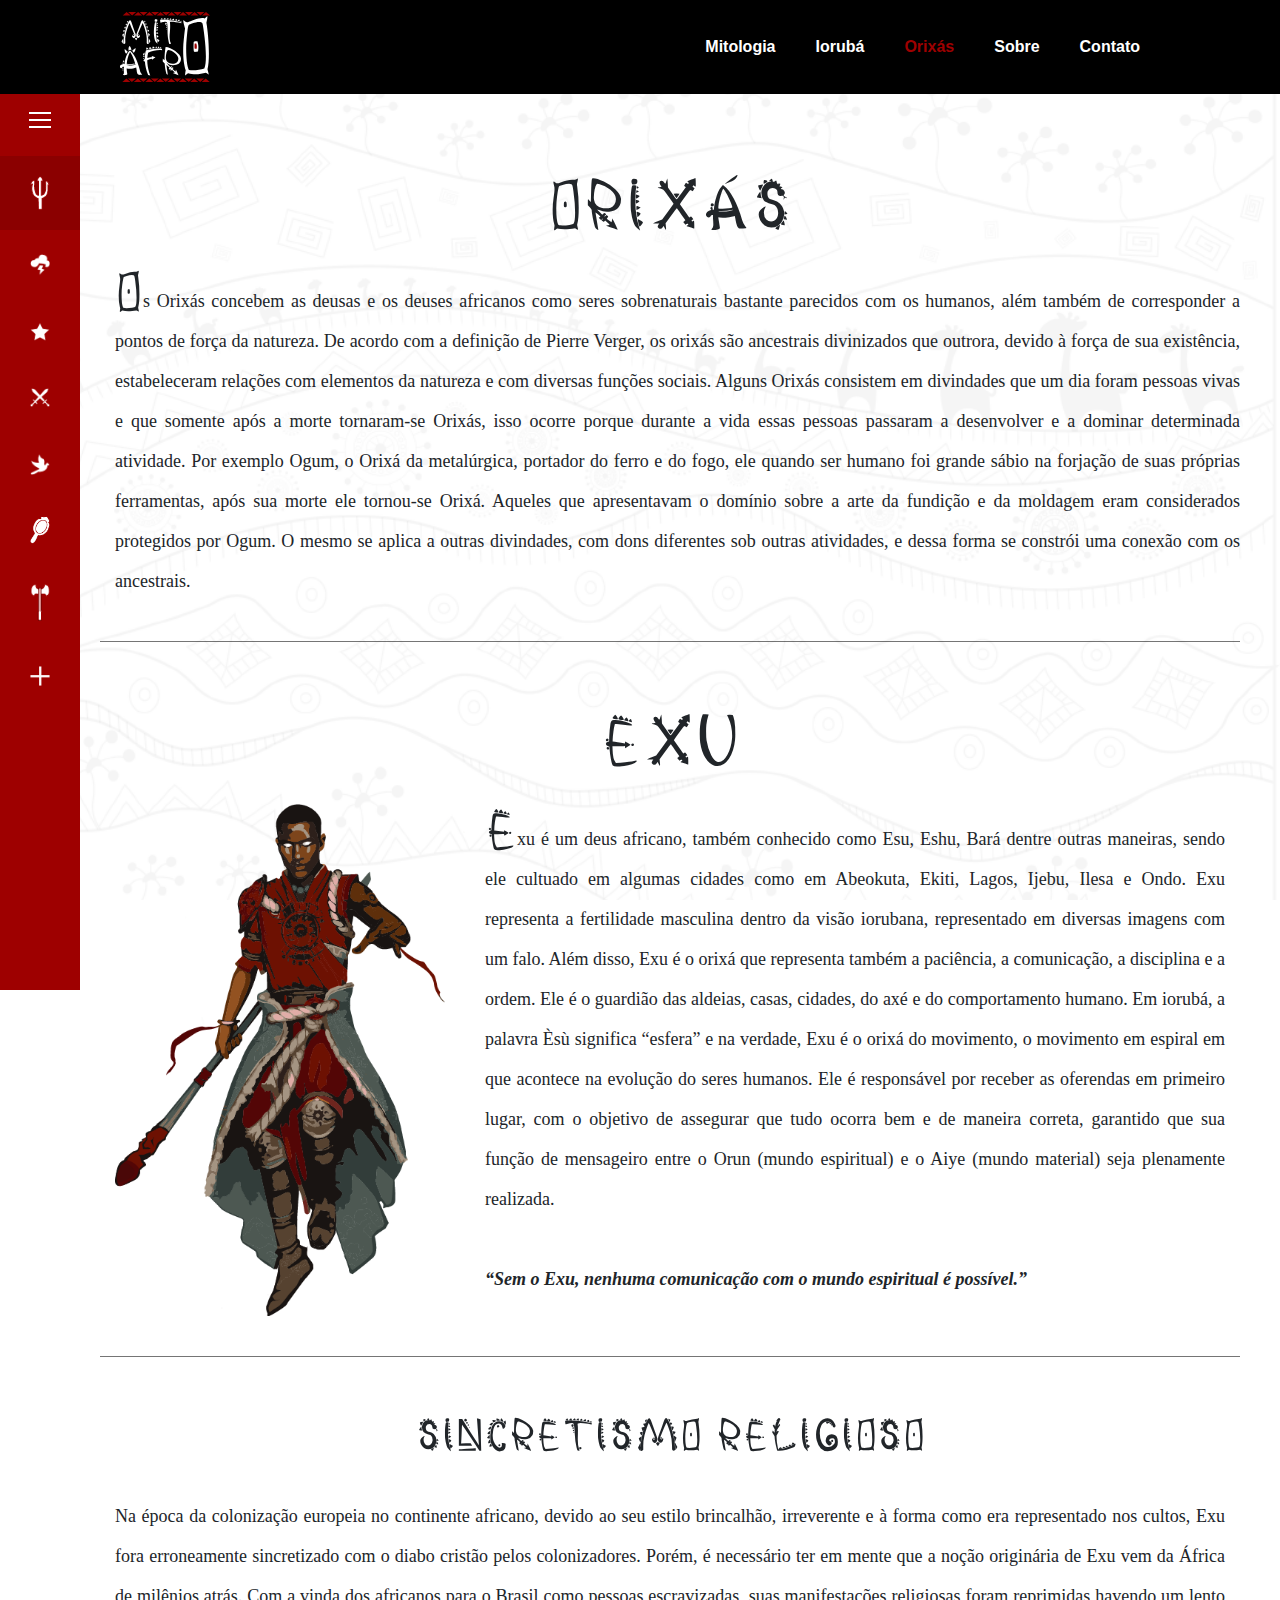
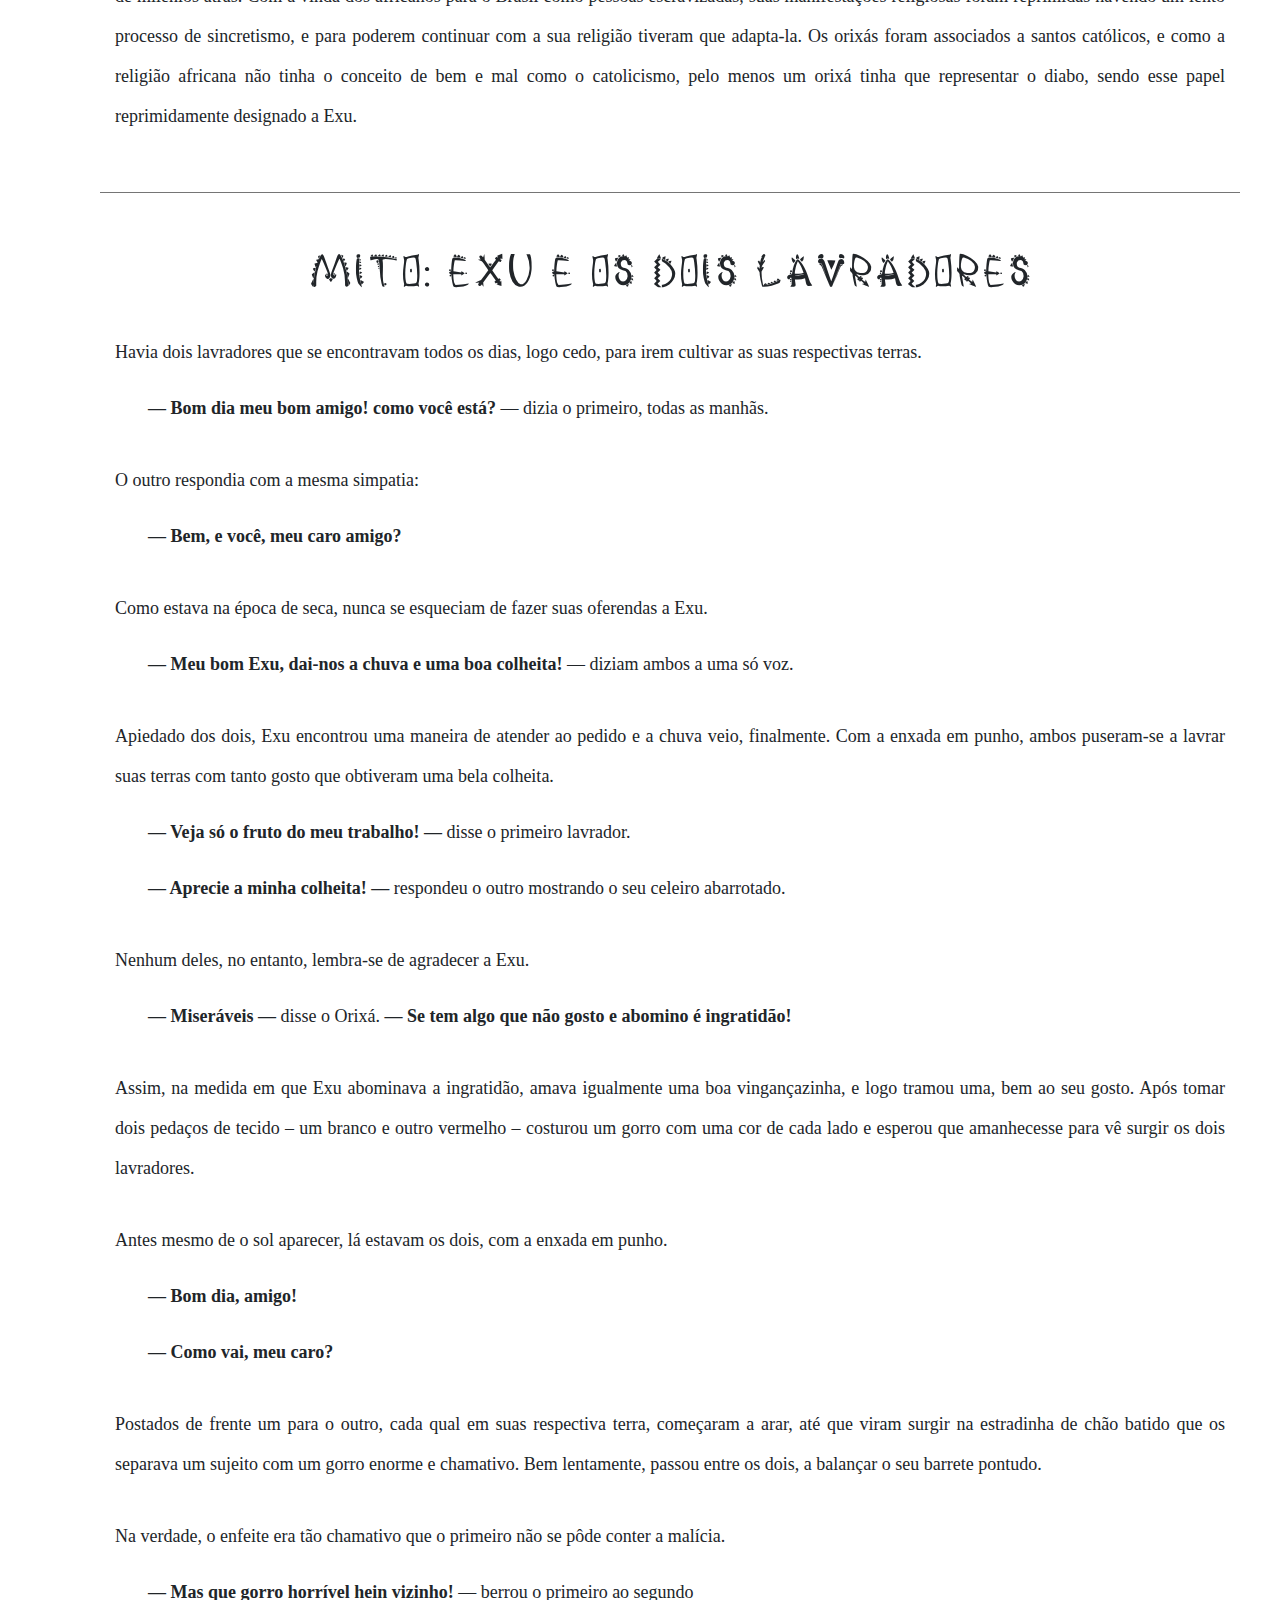
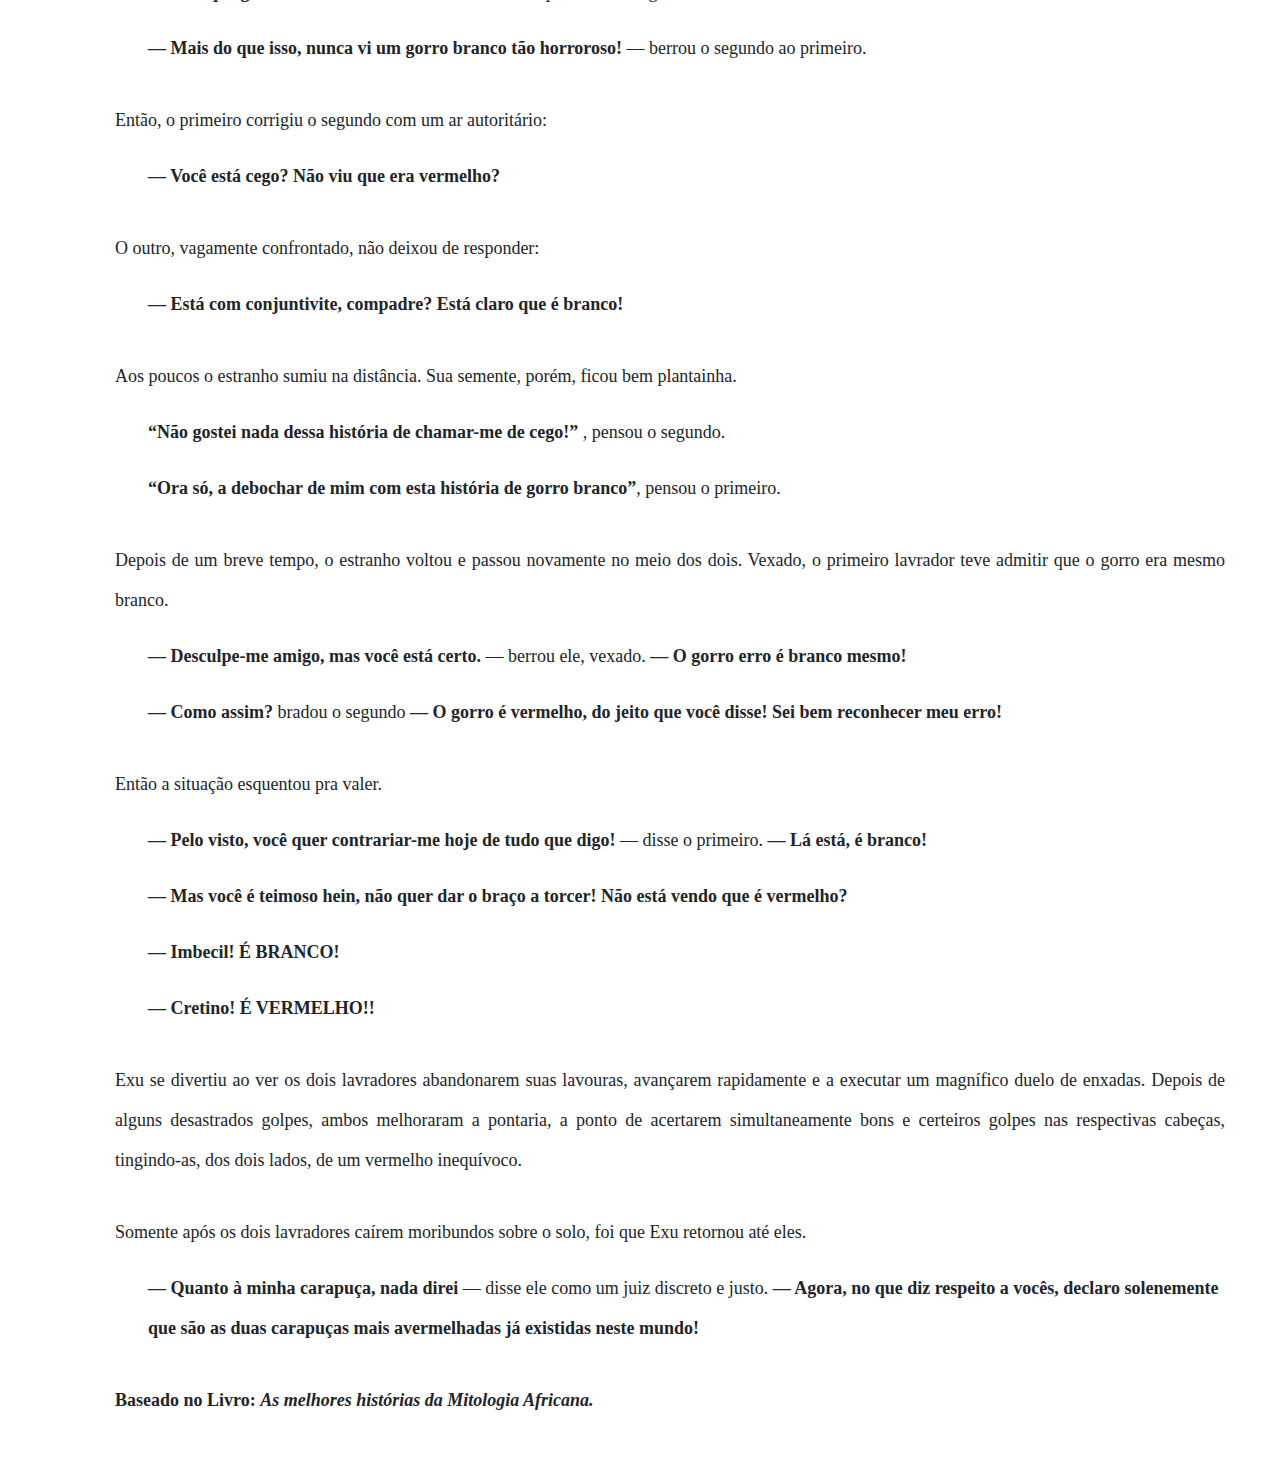
<file: Exu.html>
<!DOCTYPE html>
<html>

<head>
    <meta http-equiv="Content-Type" content="text/html; charset=utf-8" />
    <meta name="description" content="Exu é um deus africano, também
    conhecido como: Esu, Eshu, Bará, Ibarabo, Legbá, Elgbara, Eleggua, Akésan, Igèlù, Ònan, Lállú,
    Tiriri, Ijèlú. Algumas das cidades onde se cultua o Exu são: Abeokuta, Ekiti, Lagos, Ijebu, Ilesa e
    Ondo.">
    <meta name="keywords" content="Exu, Orixás, O que são orixás?">
    <meta name="author" content="Bernardo Pereira, Guilherme Santos, Joel da Silva, Júlio César">
    <meta name="viewport" content="width=device-width, initial-scale=1.0">
    <link rel="shortcut icon" href="assets/img/logo-mobile-vermelho.png" type="image/x-png">
    <title>Exu</title>

    <!-- CSS BOOTSTRAP -->
    <link rel="stylesheet" href="assets/Estilos/node_modules/bootstrap/compiler/bootstrap.css">
    <!-- CSS PADRÃO -->
    <link rel="stylesheet" href="assets/Estilos/style_padrao.css">
    <!-- CSS ORIXÁS -->
    <link rel="stylesheet" href="assets/Estilos/style_orixas.css">
    <!-- Fonte Awesome -->
    <link rel="stylesheet" href="assets/Estilos/node_modules/fontawesome-free-5.2.0/css/all.css">

    <!-- Global site tag (gtag.js) - Google Analytics -->
    <script async src="https://www.googletagmanager.com/gtag/js?id=UA-130651800-1"></script>
    <script>
        window.dataLayer = window.dataLayer || [];
        function gtag() { dataLayer.push(arguments); }
        gtag('js', new Date());

        gtag('config', 'UA-130651800-1');
    </script>
</head>

<body>

    <!-- HEADER - Menu -->
    <header>
        <a href="index.html"><img class="logo_Desk" src="assets/img/logo_desk_vermelho_pagina.svg" alt=""></a>
        <a href="index.html"><img class="logo_Mob" src="assets/img/logo-mobile-vermelho.svg" alt=""></a>

        <nav class="font-weight-bold">
            <ul>
                <li><a href="Mitologia.html">Mitologia</a></li>
                <li><a href="Cultura.html">Iorubá</a></li>
                <li><a href="Orixas.html" class="active">Orixás</a></li>
                <li><a href="Sobre.html">Sobre</a></li>
                <li><a href="Contato.html">Contato</a></li>
            </ul>
        </nav>

        <!--Botão Menu Mobile-->
        <div class="menu-toggle">
            <span></span>
            <span></span>
            <span></span>
            <span></span>
            <span></span>
            <span></span>
        </div>
    </header>

    <div class="wrapper">

        <nav id="sidebar" class="active">

            <div class="sidebar-header text-center">

                <button type="button" id="sidebarCollapse" class="navbar-btn active">
                    <span></span>
                    <span></span>
                    <span></span>
                </button>

            </div>

            <ul class="list-unstyled components">

                <li class="active">
                    <a href="Exu.html">
                        <img class="Icons" src="assets/img/Icones_Orixas/Tridente-Exu.png">
                        <p>Exu</p>
                    </a>
                </li>

                <li>
                    <a href="Iansa.html">
                        <img class="Icons" src="assets/img/Icones_Orixas/Trovao-Iansa.png">
                        <p>Iansã</p>
                    </a>
                </li>

                <li>
                    <a href="Iemanja.html">
                        <img class="Icons" src="assets/img/Icones_Orixas/Estrela-Iemanja.png">
                        <p>Iemanjá</p>
                    </a>
                </li>

                <li>
                    <a href="Ogum.html">
                        <img class="Icons" src="assets/img/Icones_Orixas/Espadas-Ogum.png">
                        <p>Ogum</p>
                    </a>
                </li>

                <li>
                    <a href="Oxala.html">
                        <img class="Icons" src="assets/img/Icones_Orixas/Pomba-Oxala.png">
                        <p>Oxalá</p>
                    </a>
                </li>

                <li>
                    <a href="Oxum.html">
                        <img class="Icons" src="assets/img/Icones_Orixas/Espelho-Oxum.png">
                        <p>Oxum</p>
                    </a>
                </li>

                <li>
                        <a href="Xango.html">
                        <img class="Icons" src="assets/img/Icones_Orixas/Machado-Xango.png">
                        <p>Xangô</p>
                    </a>
                </li>
                       
                <li>
                    <a href="Outros_Orixas.html">
                        <img class="Icons" src="assets/img/Icones_Orixas/Mais.png">
                        <p>Orixás</p>
                    </a>
                </li>

            </ul>

        </nav>

        <div id="bolinha">
            <img src="assets/img/Botão2.png">
        </div>
		
		<div id="bolinha2">
		<img src="assets/img/Botão1.png">
		</div>

        <div id="menu_bolinha">
            <ul>
                <li>
                    <a href="Exu.html">
                        <img class="Icons" src="assets/img/Icones_Orixas/Tridente-Exu.png">
                        <p>Exu</p>
                    </a>
                </li>

                <li>
                    <a href="Orixas-Iansa.html">
                        <img class="Icons" src="assets/img/Icones_Orixas/Trovao-Iansa.png">
                        <p>Iansã</p>
                    </a>
                </li>

                <li>
                    <a href="Iemanja.html">
                        <img class="Icons" src="assets/img/Icones_Orixas/Estrela-Iemanja.png">
                        <p>Iemanjá</p>
                    </a>
                </li>

                <li>
                    <a href="Ogum.html">
                        <img class="Icons" src="assets/img/Icones_Orixas/Espadas-Ogum.png">
                        <p>Ogum</p>
                    </a>
                </li>

                <li>
                    <a href="Oxala.html">
                        <img class="Icons" src="assets/img/Icones_Orixas/Pomba-Oxala.png">
                        <p>Oxalá</p>
                    </a>
                </li>

                <li>
                    <a href="Oxum.html">
                        <img class="Icons" src="assets/img/Icones_Orixas/Espelho-Oxum.png">
                        <p>Oxum</p>
                    </a>
                </li>

                <li>
                    <a href="#">
                        <img class="Icons" src="assets/img/Icones_Orixas/Machado-Xango.png">
                        <p>Xangô</p>
                    </a>
                </li>

                <li>
                    <a href="Outros_Orixas.html">
                        <img class="Icons" src="assets/img/Icones_Orixas/Mais.png">
                        <p>Orixás</p>
                    </a>
                </li>

            </ul>
        </div>
        <!-- Conteúdo -->

        <div id="content" class="active">

            <h2 class="text-center my-3 Titulo">Orixás</h2>
            <p class="p_dest text-justify texto intro_orixas">Os Orixás concebem as deusas e os deuses africanos como seres
                sobrenaturais bastante parecidos com os humanos, além também de corresponder a pontos de força da
                natureza. De acordo com a definição de Pierre Verger, os orixás são ancestrais divinizados que outrora,
                devido à força de sua existência, estabeleceram relações com elementos da natureza e com diversas
                funções sociais. Alguns Orixás consistem em divindades que um dia foram pessoas vivas e que somente
                após a
                morte tornaram-se Orixás, isso ocorre porque durante a vida essas pessoas passaram a desenvolver e a
                dominar determinada atividade. Por exemplo Ogum, o Orixá da metalúrgica, portador do ferro e do fogo,
                ele quando ser humano foi grande sábio na forjação de suas próprias ferramentas, após sua morte ele
                tornou-se Orixá. Aqueles que apresentavam o domínio sobre a arte da fundição e da moldagem eram
                considerados protegidos por Ogum. O mesmo se aplica a outras divindades, com dons diferentes sob outras
                atividades, e dessa forma se constrói uma conexão com os ancestrais.</p>

            <div class="line"></div>

            <h1 class="text-center my-3 Titulo">EXU</h1>

            <div class="col-12 media align-items-center flex-column flex-md-row">

                <img class="Desenhos" src="assets/img/Exu.png">

                <p class="p_dest text-justify texto media-body orixa_descricao">Exu é um deus africano, também conhecido 
                    como Esu, Eshu, Bará dentre outras maneiras, sendo ele cultuado em algumas cidades como em Abeokuta, 
                    Ekiti, Lagos, Ijebu, Ilesa e Ondo.
                    Exu representa a fertilidade masculina dentro da visão iorubana, representado em diversas imagens com 
                    um falo. Além disso, Exu é o orixá que representa também a paciência, a comunicação, a disciplina e a 
                    ordem. Ele é o guardião das aldeias, casas, cidades, do axé e do comportamento humano. Em iorubá, a 
                    palavra Èsù significa “esfera” e na verdade, Exu é o orixá do movimento, o movimento em espiral em que 
                    acontece na evolução do seres humanos.  Ele é responsável por receber as oferendas em primeiro lugar, 
                    com o objetivo de assegurar que tudo ocorra bem e de maneira correta, garantido que sua função de 
                    mensageiro entre o Orun (mundo espiritual) e o Aiye (mundo material) seja plenamente realizada.</br>
                    <span class="frase-exu text-left"><i><b>“Sem o Exu, nenhuma comunicação com o mundo espiritual é
                                possível.”</b></i></span>
                </p>

            </div>

            <div class="line"></div>
            <h1 class="Subtitulo mb-3 text-center">Sincretismo Religioso</h1>
            <div class="col-12 media align-items-center flex-column flex-lg-row pt-3">
                <p class="text-justify texto">Na época da colonização europeia no continente africano, devido ao seu estilo 
                    brincalhão, irreverente e à forma como era representado nos cultos, Exu fora erroneamente sincretizado 
                    com o diabo cristão pelos colonizadores. Porém, é necessário ter em mente que a noção originária de Exu 
                    vem da África de milênios atrás. Com a vinda dos africanos para o Brasil como pessoas escravizadas, suas 
                    manifestações religiosas foram reprimidas havendo um lento processo de sincretismo, e para poderem 
                    continuar com a sua religião tiveram que adapta-la. Os orixás foram associados a santos católicos, 
                    e como a religião africana não tinha o conceito de bem e mal como o catolicismo, pelo menos um orixá 
                    tinha que representar o diabo, sendo esse papel reprimidamente designado a Exu.</p>
            </div>

            <div class="line"></div>
            <h2 class="Subtitulo mb-3 text-center">MITO: Exu e os dois lavradores</h2>

            <div class="col-12 media align-items-center flex-column flex-lg-row pt-3">
                <p class="text-justify texto">
                        Havia dois lavradores que se encontravam todos os dias, logo cedo, para irem cultivar as suas respectivas terras.</p>
            </div>

            <p class="texto frases"> <b> — Bom dia meu bom amigo! como você está? </b> — dizia o primeiro, todas as
                manhãs. </p>

            <div class="col-12 media align-items-center flex-column flex-lg-row pt-3">
                <p class="text-justify texto">O outro respondia com a mesma simpatia: </p>
            </div>

            <p class="texto frases"> <b> — Bem, e você, meu caro amigo? </b> </p>

            <div class="col-12 media align-items-center flex-column flex-lg-row pt-3">
                <p class="text-justify texto">Como estava na época de seca, nunca se esqueciam de fazer suas oferendas a Exu. </p>
            </div>

            <p class="texto frases"> <b> — Meu bom Exu, dai-nos a chuva e uma boa colheita! </b> — diziam ambos a uma
                só voz. </p>

            <div class="col-12 media align-items-center flex-column flex-lg-row pt-3">
                <p class="text-justify texto">Apiedado dos dois, Exu encontrou uma maneira de atender ao pedido e a
                    chuva veio, finalmente. Com a enxada em punho, ambos puseram-se a lavrar suas terras com tanto
                    gosto que obtiveram uma bela colheita.</p>
            </div>

            <p class="texto frases"> <b> — Veja só o fruto do meu trabalho! — </b> disse o primeiro lavrador. </p>
            <p class="texto frases"> <b> — Aprecie a minha colheita! — </b> respondeu o outro mostrando o seu celeiro
                abarrotado. </p>


            <div class="col-12 media align-items-center flex-column flex-lg-row pt-3">
                <p class="text-justify texto">Nenhum deles, no entanto, lembra-se de agradecer a Exu. </p>
            </div>

            <p class="texto frases"> <b> — Miseráveis — </b> disse o Orixá. <b> — Se tem algo que não gosto e abomino é
                    ingratidão!</b></p>

            <div class="col-12 media align-items-center flex-column flex-lg-row pt-3">
                <p class="text-justify texto">Assim, na medida em que Exu abominava a ingratidão, amava igualmente uma
                    boa vingançazinha, e logo tramou uma, bem ao seu gosto. Após tomar dois pedaços de tecido – um
                    branco e outro vermelho – costurou um gorro com uma cor de cada lado e esperou que amanhecesse para
                    vê surgir os dois lavradores. </p>
            </div>

            <div class="col-12 media align-items-center flex-column flex-lg-row pt-3">
                <p class="text-justify texto">Antes mesmo de o sol aparecer, lá estavam os dois, com a enxada em punho.</p>
            </div>
            <p class="texto frases"> <b> — Bom dia, amigo! </b></p>
            <p class="texto frases"> <b> — Como vai, meu caro? </b></p>


            <div class="col-12 media align-items-center flex-column flex-lg-row pt-3">
                <p class="text-justify texto">Postados de frente um para o outro, cada qual em suas respectiva terra,
                    começaram a arar, até que viram surgir na estradinha de chão batido que os separava um sujeito com
                    um gorro enorme e chamativo. Bem lentamente, passou entre os dois, a balançar o seu barrete
                    pontudo. </p>
            </div>

            <div class="col-12 media align-items-center flex-column flex-lg-row pt-3">
                <p class="text-justify texto"> Na verdade, o enfeite era tão chamativo que o primeiro não se pôde conter
                    a malícia. </p>
            </div>

            <p class="texto frases"> <b> — Mas que gorro horrível hein vizinho!</b> — berrou o primeiro ao segundo </p>

            <p class="texto frases"> <b> — Mais do que isso, nunca vi um gorro branco tão horroroso! </b> — berrou o
                segundo ao primeiro. </p>

            <div class="col-12 media align-items-center flex-column flex-lg-row pt-3">
                <p class="text-justify texto">Então, o primeiro corrigiu o segundo com um ar autoritário: </p>
            </div>

            <p class="texto frases"> <b> — Você está cego? Não viu que era vermelho? </b> </p>

            <div class="col-12 media align-items-center flex-column flex-lg-row pt-3">
                <p class="text-justify texto"> O outro, vagamente confrontado, não deixou de responder: </p>
            </div>

            <p class="texto frases"><b> — Está com conjuntivite, compadre? Está claro que é branco! </b> </p>

            <div class="col-12 media align-items-center flex-column flex-lg-row pt-3">
                <p class="text-justify texto"> Aos poucos o estranho sumiu na distância. Sua semente, porém, ficou bem
                    plantainha.</p>
            </div>

            <p class="texto frases"> <b> “Não gostei nada dessa história de chamar-me de cego!”</b> , pensou o segundo.</p>

            <p class="texto frases"> <b> “Ora só, a debochar de mim com esta história de gorro branco”</b>, pensou o
                primeiro.</p>


            <div class="col-12 media align-items-center flex-column flex-lg-row pt-3">
                <p class="text-justify texto">Depois de um breve tempo, o estranho voltou e passou novamente no meio
                    dos dois. Vexado, o primeiro lavrador teve admitir que o gorro era mesmo branco. </p>
            </div>

            <p class="texto frases"> <b> — Desculpe-me amigo, mas você está certo. </b> — berrou ele, vexado. <b> — O
                    gorro erro é branco mesmo!</b> </p>

            <p class="texto frases"><b> — Como assim? </b> bradou o segundo <b> — O gorro é vermelho, do jeito que você
                    disse! Sei bem reconhecer meu erro! </b> </p>


            <div class="col-12 media align-items-center flex-column flex-lg-row pt-3">
                <p class="text-justify texto">Então a situação esquentou pra valer. </p>
            </div>

            <p class="texto frases"> <b> — Pelo visto, você quer contrariar-me hoje de tudo que digo! </b> — disse o
                primeiro. <b> — Lá está, é branco!</b> </p>

            <p class="texto frases"> <b> — Mas você é teimoso hein, não quer dar o braço a torcer! Não está vendo que é
                    vermelho? </b> </p>

            <p class="texto frases"> <b> — Imbecil! É BRANCO! </b> </p>

            <p class="texto frases"> <b> — Cretino! É VERMELHO!!</b> </b> </p>

            <div class="col-12 media align-items-center flex-column flex-lg-row pt-3">
                <p class="text-justify texto">Exu se divertiu ao ver os dois lavradores abandonarem suas lavouras,
                    avançarem rapidamente e a executar um magnífico duelo de enxadas. Depois de alguns desastrados
                    golpes, ambos melhoraram a pontaria, a ponto de acertarem simultaneamente bons e certeiros golpes
                    nas respectivas cabeças, tingindo-as, dos dois lados, de um vermelho inequívoco. </p>
            </div>

            <div class="col-12 media align-items-center flex-column flex-lg-row pt-3">
                <p class="text-justify texto">Somente após os dois lavradores caírem moribundos sobre o solo, foi que
                    Exu retornou até eles. </p>
            </div>


            <p class="texto frases"> <b> — Quanto à minha carapuça, nada direi </b> — disse ele como um juiz discreto e
                justo. <b>— Agora, no que diz respeito a vocês, declaro solenemente que são as duas carapuças mais
                    avermelhadas já existidas neste mundo!</b> </p>

            <div class="col-12 media align-items-center flex-column flex-lg-row pt-3">
                <p class="text-left texto"> <b>Baseado no Livro:</b> <b><i>As melhores histórias da Mitologia Africana.
                        </i> </b> </p>
            </div>
        </div>

    </div>

    <!-- Animação do Scroll (Conteúdo surgindo) -->
    <script type="text/javascript" src="assets/Estilos/js/jquery-3.1.1.min.js"></script>
    <script type="text/javascript" src="assets/Estilos/js/app.js"></script>


    <!-- JavaScript e Jquery -->
    <script src="assets/Estilos/node_modules/jquery/dist/jquery.js"></script>
    <script src="assets/Estilos/node_modules/popper.js/dist/popper.js"></script>
    <script src="assets/Estilos/node_modules/bootstrap/dist/js/bootstrap.js"></script>

    <!-- Menu Toggle - Transformação do conteúdo -->
    <script type="text/javascript">
        $(document).ready(function () {
            $('#sidebarCollapse').on('click', function () {
                $('#sidebar, #content').toggleClass('active');
                $(this).toggleClass('active');
            });
        });
    </script>

    <!-- Menu Toggle do Mobile - Fazer os dois ícones abrir o menu lateral -->
    <script type="text/javascript">
        $(document).ready(function () {
            $('#bolinha2, #bolinha').on('click', function () {
                $('#menu_bolinha').toggleClass('active');
                $(this).toggleClass('active');
            });
        });
    </script>

    <!-- Menu Toggle do Mobile - Fazer alternar o "X" e o ícone da África -->
    <script type="text/javascript">
        $(document).ready(function () {
            $('#bolinha2, #bolinha').on('click', function () {
                $('#bolinha2').toggleClass('active');
                $('#bolinha').toggleClass('active');
                $(this).toggleClass('active');
            });
        });
    </script>

    <!-- Menu responsivo -->
    <script type="text/javascript">
        $(document).ready(function () {
            $("#sidebar").mCustomScrollbar({
                theme: "minimal"
            });

            $('#sidebarCollapse').on('click', function () {
                $('#sidebar, #content').toggleClass('active');
                $('.collapse.in').toggleClass('in');
                $('a[aria-expanded=true]').attr('aria-expanded', 'false');
            });
        });
    </script>


    <!--Script Menu-Toggle [Header]-->
    <script type="text/javascript">
        $(document).ready(function () {
            $('.menu-toggle').click(function () {
                $('.menu-toggle').toggleClass('active')
            })
        })
    </script>

    <!--Script Menu-Toggle [Nav]-->
    <script type="text/javascript">
        $(document).ready(function () {
            $('.menu-toggle').click(function () {
                $('nav').toggleClass('active')
            })
        })
    </script>

</body>

</html>
</file>
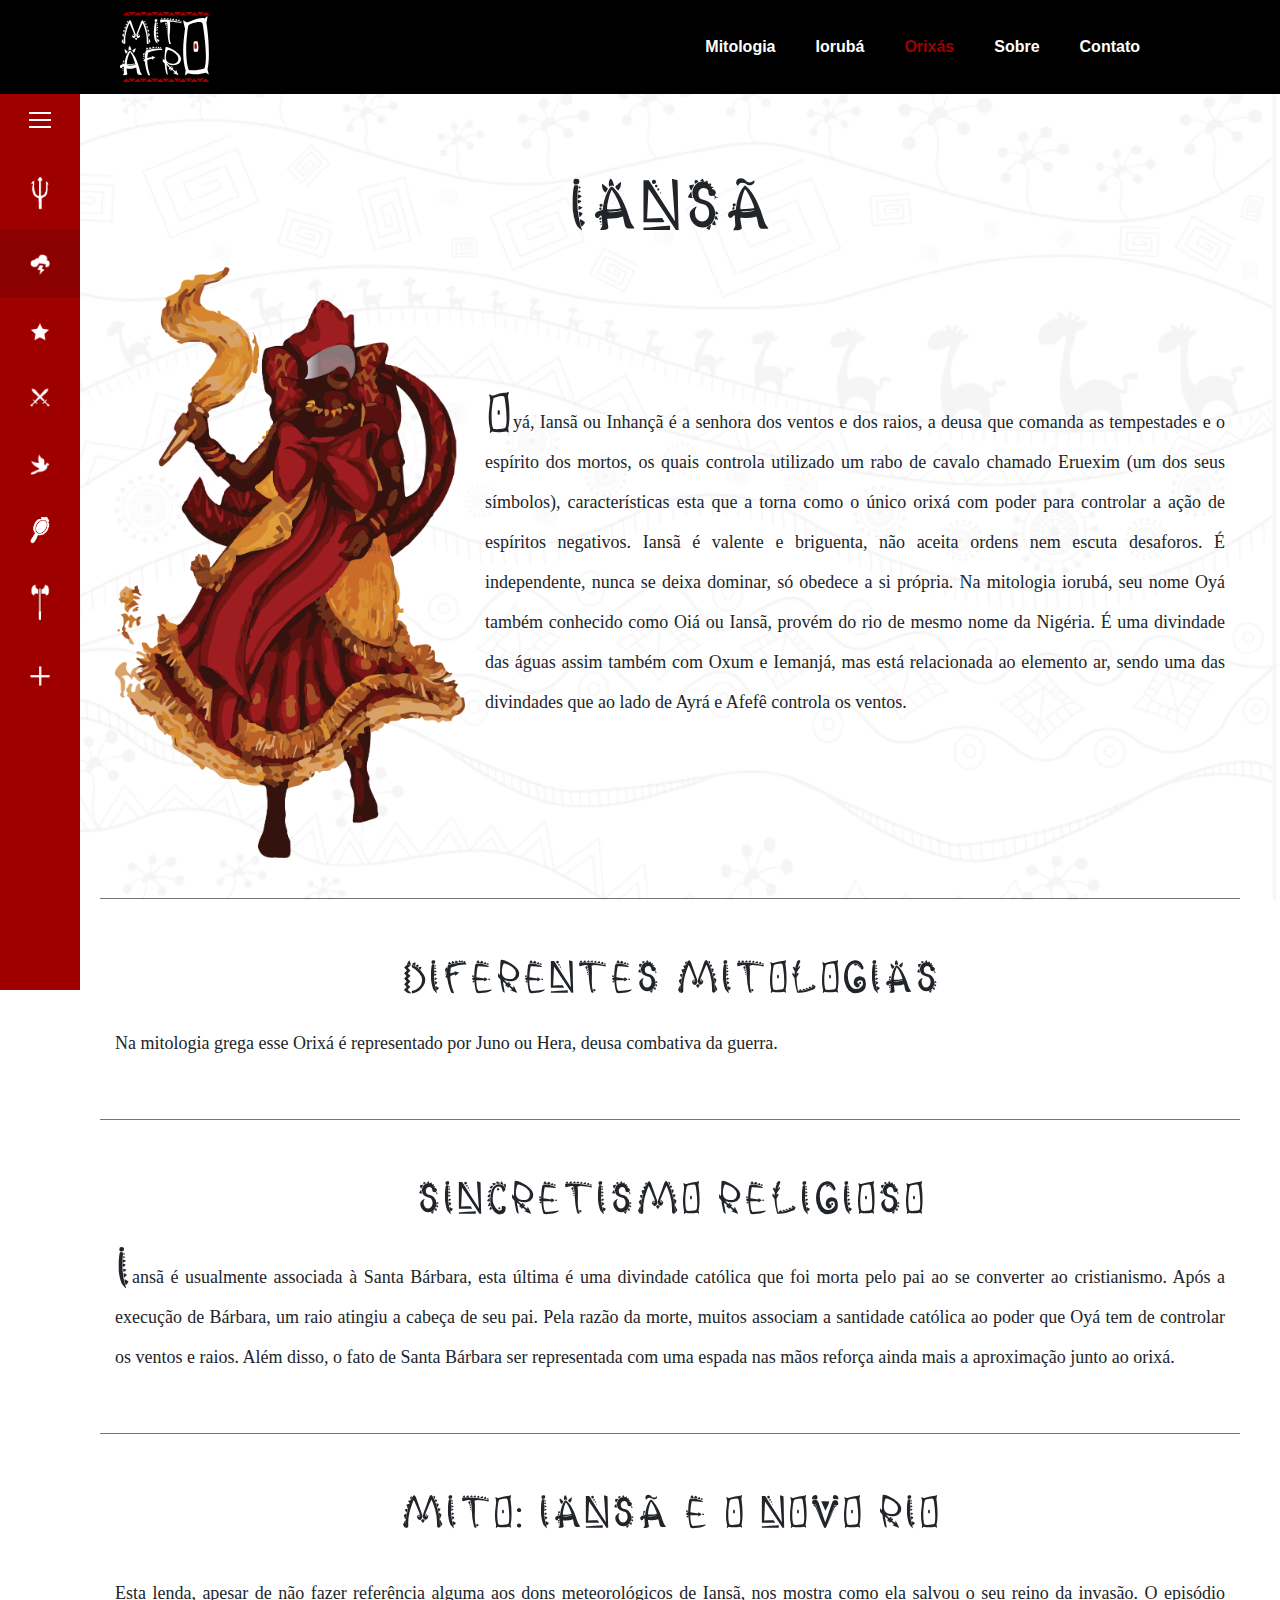
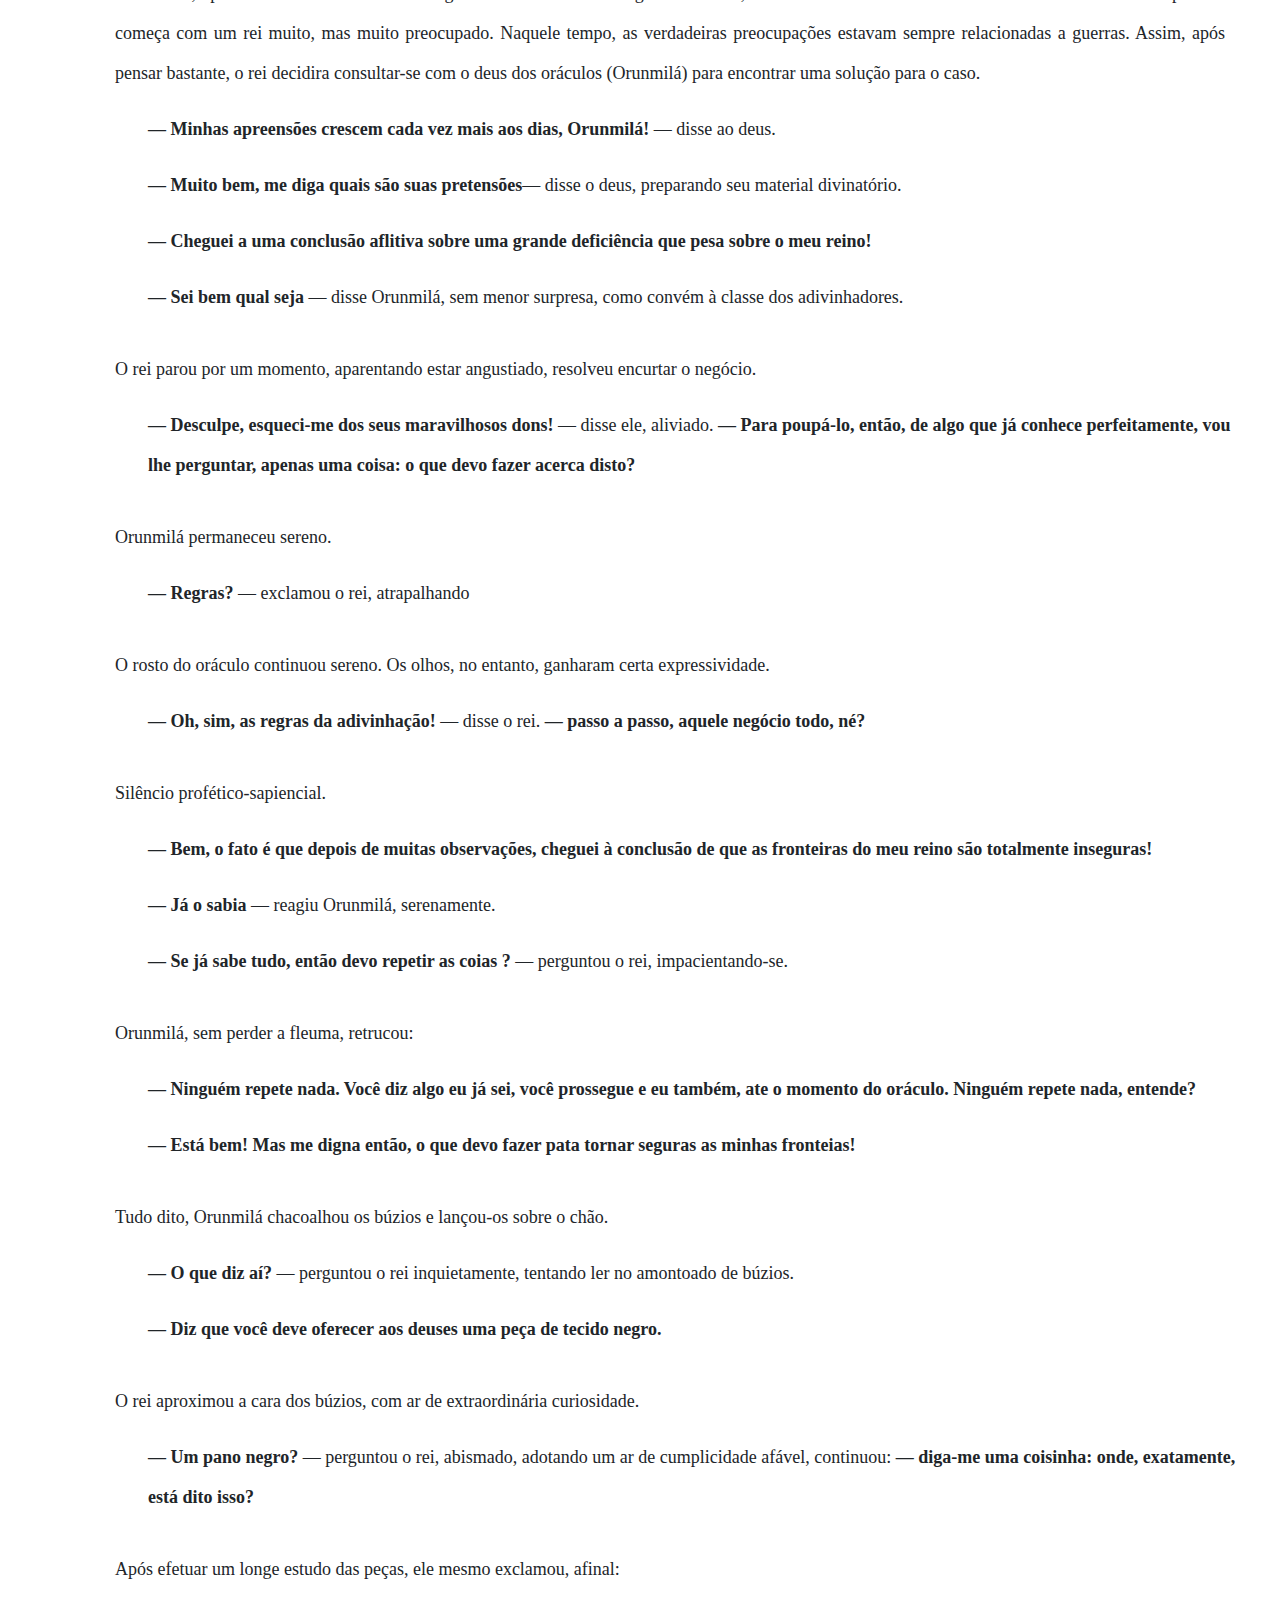
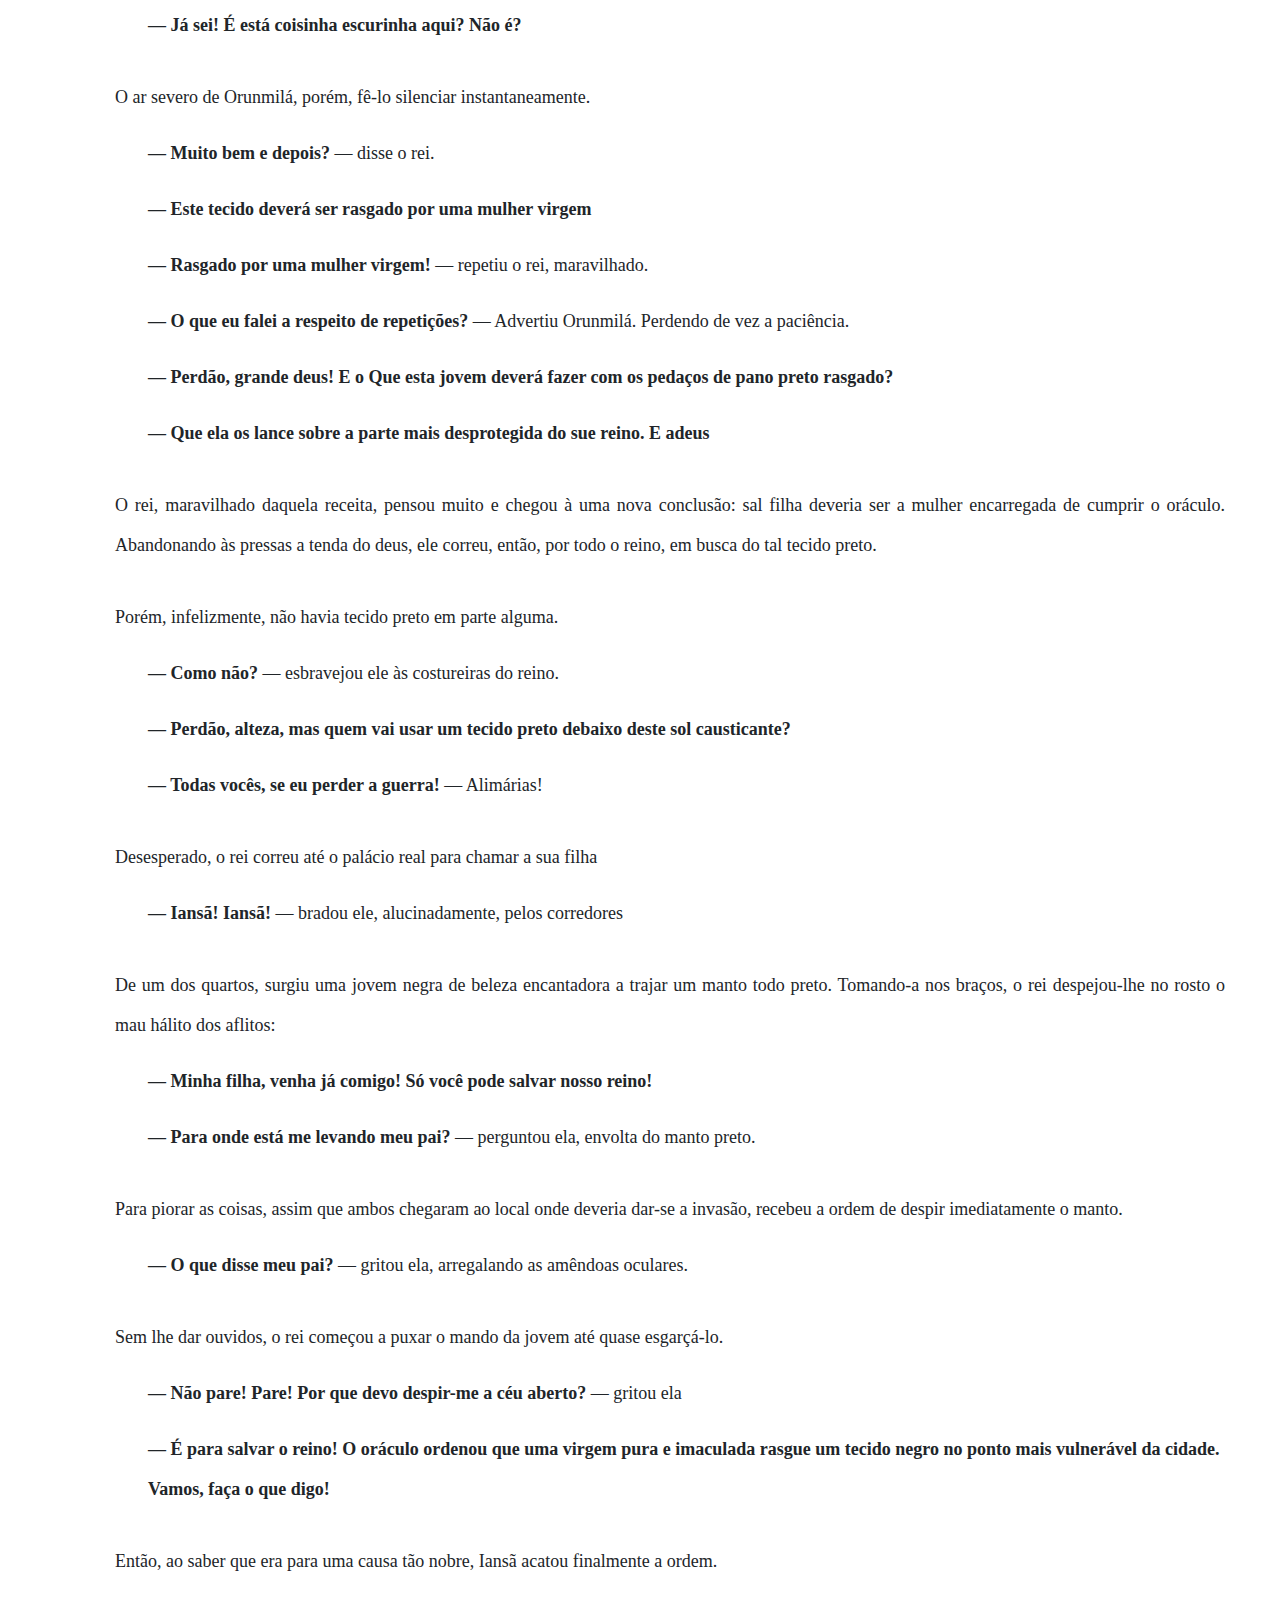
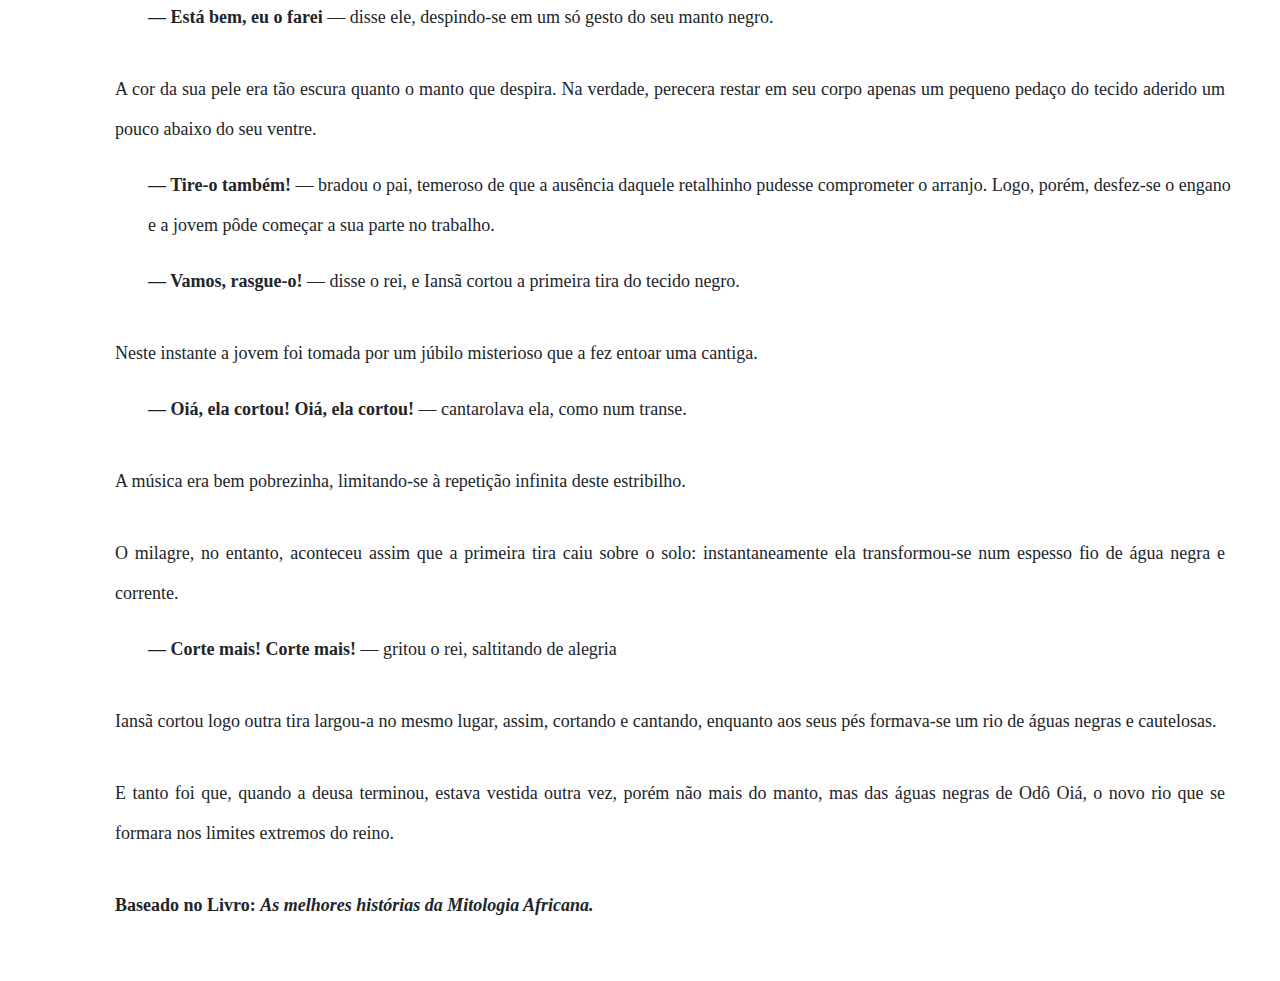
<file: Iansa.html>
<!DOCTYPE html>
<html>

<head>
    <meta http-equiv="Content-Type" content="text/html; charset=utf-8" />
    <meta name="description" content="Oyá, Iansã ou Inhançã é a senhora dos
    ventos e dos raios, a deusa que comanda as tempestades e também o espírito dos mortos, os quais ela
    controla utilizado um rabo de cavalo chamado Eruexim (um dos seus símbolos), características esta
    que a torna como o único Orixá com poder para controlar a ação de espíritos negativos.">
    <meta name="keywords" content="Iansã, Orixás, O que são orixás?">
    <meta name="author" content="Bernardo Pereira, Guilherme Santos, Joel da Silva, Júlio César">
    <meta name="viewport" content="width=device-width, initial-scale=1.0">
    <link rel="shortcut icon" href="assets/img/logo-mobile-vermelho.png" type="image/x-png">
    <title>Iansã</title>

    <!-- CSS do Bootstrap -->
    <link rel="stylesheet" href="assets/Estilos/node_modules/bootstrap/compiler/bootstrap.css">
    <!-- CSS PADRÃO -->
    <link rel="stylesheet" href="assets/Estilos/style_padrao.css">
    <!-- CSS ORIXÁS -->
    <link rel="stylesheet" href="assets/Estilos/style_orixas.css">
    <!-- Fonte Awesome -->
    <link rel="stylesheet" href="assets/Estilos/node_modules/fontawesome-free-5.2.0/css/all.css">

    <!-- Global site tag (gtag.js) - Google Analytics -->
    <script async src="https://www.googletagmanager.com/gtag/js?id=UA-130651800-1"></script>
    <script>
        window.dataLayer = window.dataLayer || [];
        function gtag() { dataLayer.push(arguments); }
        gtag('js', new Date());

        gtag('config', 'UA-130651800-1');
    </script>
</head>

<body>

    <!-- HEADER - Menu -->
    <header>
        <a href="index.html"><img class="logo_Desk" src="assets/img/logo_desk_vermelho_pagina.svg" alt=""></a>
        <a href="index.html"><img class="logo_Mob" src="assets/img/logo-mobile-vermelho.svg" alt=""></a>

        <nav class="font-weight-bold">
            <ul>
                <li><a href="Mitologia.html">Mitologia</a></li>
                <li><a href="Cultura.html">Iorubá</a></li>
                <li><a href="Orixas.html" class="active">Orixás</a></li>
                <li><a href="Sobre.html">Sobre</a></li>
                <li><a href="Contato.html">Contato</a></li>
            </ul>
        </nav>

        <!--Botão Menu Mobile-->
        <div class="menu-toggle">
            <span></span>
            <span></span>
            <span></span>
            <span></span>
            <span></span>
            <span></span>
        </div>

    </header>

    <div class="wrapper">

        <nav id="sidebar" class="active">

            <div class="sidebar-header text-center">

                <button type="button" id="sidebarCollapse" class="navbar-btn active">
                    <span></span>
                    <span></span>
                    <span></span>
                </button>

            </div>

            <ul class="list-unstyled components">

                <li>
                    <a href="Exu.html">
                        <img class="Icons" src="assets/img/Icones_Orixas/Tridente-Exu.png">
                        <p>Exu</p>
                    </a>
                </li>

                <li class="active">
                    <a href="Iansa.html">
                        <img class="Icons" src="assets/img/Icones_Orixas/Trovao-Iansa.png">
                        <p>Iansã</p>
                    </a>
                </li>

                <li>
                    <a href="Iemanja.html">
                        <img class="Icons" src="assets/img/Icones_Orixas/Estrela-Iemanja.png">
                        <p>Iemanjá</p>
                    </a>
                </li>

                <li>
                    <a href="Ogum.html">
                        <img class="Icons" src="assets/img/Icones_Orixas/Espadas-Ogum.png">
                        <p>Ogum</p>
                    </a>
                </li>

                <li>
                    <a href="Oxala.html">
                        <img class="Icons" src="assets/img/Icones_Orixas/Pomba-Oxala.png">
                        <p>Oxalá</p>
                    </a>
                </li>

                <li>
                    <a href="Oxum.html">
                        <img class="Icons" src="assets/img/Icones_Orixas/Espelho-Oxum.png">
                        <p>Oxum</p>
                    </a>
                </li>

                <li>
                    <a href="Xango.html">
                        <img class="Icons" src="assets/img/Icones_Orixas/Machado-Xango.png">
                        <p>Xangô</p>
                    </a>
                </li>

                <li>
                    <a href="Outros_Orixas.html">
                        <img class="Icons" src="assets/img/Icones_Orixas/Mais.png">
                        <p>Orixás</p>
                    </a>
                </li>

            </ul>

        </nav>

        <div id="bolinha">
            <img src="assets/img/Botão2.png">
        </div>
		
		<div id="bolinha2">
		<img src="assets/img/Botão1.png">
		</div>

        <div id="menu_bolinha">
            <ul>
                <li>
                    <a href="Exu.html">
                        <img class="Icons" src="assets/img/Icones_Orixas/Tridente-Exu.png">
                        <p>Exu</p>
                    </a>
                </li>

                <li>
                    <a href="Orixas-Iansa.html">
                        <img class="Icons" src="assets/img/Icones_Orixas/Trovao-Iansa.png">
                        <p>Iansã</p>
                    </a>
                </li>

                <li>
                    <a href="Iemanja.html">
                        <img class="Icons" src="assets/img/Icones_Orixas/Estrela-Iemanja.png">
                        <p>Iemanjá</p>
                    </a>
                </li>

                <li>
                    <a href="Ogum.html">
                        <img class="Icons" src="assets/img/Icones_Orixas/Espadas-Ogum.png">
                        <p>Ogum</p>
                    </a>
                </li>

                <li>
                    <a href="Oxala.html">
                        <img class="Icons" src="assets/img/Icones_Orixas/Pomba-Oxala.png">
                        <p>Oxalá</p>
                    </a>
                </li>

                <li>
                    <a href="Oxum.html">
                        <img class="Icons" src="assets/img/Icones_Orixas/Espelho-Oxum.png">
                        <p>Oxum</p>
                    </a>
                </li>

                <li>
                    <a href="Xango.html">
                        <img class="Icons" src="assets/img/Icones_Orixas/Machado-Xango.png">
                        <p>Xangô</p>
                    </a>
                </li>
                
                <li>
                    <a href="Outros_Orixas.html">
                        <img class="Icons" src="assets/img/Icones_Orixas/Mais.png">
                        <p>Orixás</p>
                    </a>
                </li>

            </ul>
        </div>

        <!-- Conteúdo -->

        <div id="content" class="active">

            <h1 class="text-center my-3 Titulo">IANSÃ</h1>

            <div class="col-12 media align-items-center flex-column flex-md-row">

                <img class="Desenhos" src="assets/img/iansã.png">

                <p class="p_dest text-justify texto media-body orixa_descricao">Oyá, Iansã ou Inhançã é a senhora dos ventos 
                    e dos raios, a deusa que comanda as tempestades e o espírito dos mortos, os quais controla utilizado um 
                    rabo de cavalo chamado Eruexim (um dos seus símbolos), características esta que a torna como o único orixá 
                    com poder para controlar a ação de espíritos negativos. Iansã é valente e briguenta, não aceita ordens nem 
                    escuta desaforos. É independente, nunca se deixa dominar, só obedece a si própria. 
                    Na mitologia iorubá, seu nome Oyá também conhecido como Oiá ou Iansã, provém do rio de mesmo nome da Nigéria. 
                    É uma divindade das águas assim também com Oxum e Iemanjá, mas está relacionada ao elemento ar, sendo uma das 
                    divindades que ao lado de Ayrá e Afefê controla os ventos.
                </p>

            </div>

            <div class="line"></div>
            <h1 class="Subtitulo mb-3 text-center">Diferentes Mitologias </h1>

            <div class="col-12 media align-items-center flex-column flex-lg-row">
                <p class="text-justify texto">Na mitologia grega esse Orixá é representado por Juno ou Hera, deusa combativa da guerra.</p>
            </div>

            <div class="line"></div>
            <h1 class="Subtitulo mb-3 text-center">Sincretismo Religioso</h1>

            <div class="col-12 media align-items-center flex-column flex-lg-row">

                <p class="p_dest text-justify texto">Iansã é usualmente associada à Santa Bárbara, esta última é uma divindade católica 
                    que foi morta pelo pai ao se converter ao cristianismo. Após a execução de Bárbara, um raio atingiu a cabeça de seu 
                    pai. Pela razão da morte, muitos associam a santidade católica ao poder que Oyá tem de controlar os ventos e raios. 
                    Além disso, o fato de Santa Bárbara ser representada com uma espada nas mãos reforça ainda mais a aproximação junto 
                    ao orixá.</p>

            </div>

            <div class="line"></div>
            <h2 class="Subtitulo mb-3 text-center">MITO: Iansã e o novo rio</h2>

            <div class="col-12 media align-items-center flex-column flex-lg-row pt-3">
                <p class="text-justify texto">
                    Esta lenda, apesar de não fazer referência alguma aos dons meteorológicos de Iansã, nos mostra como ela salvou o seu 
                    reino da invasão. O episódio começa com um rei muito, mas muito preocupado. Naquele tempo, as verdadeiras preocupações 
                    estavam sempre relacionadas a guerras. Assim, após pensar bastante, o rei decidira consultar-se com o deus dos oráculos 
                    (Orunmilá) para encontrar uma solução para o caso.</p>
            </div>

            <p class="texto frases"><b>— Minhas apreensões crescem cada vez mais aos dias, Orunmilá! </b>— disse ao
                deus. </p>

            <p class="texto frases"><b>— Muito bem, me diga quais são suas pretensões</b>— disse o deus, preparando seu
                material divinatório. </p>

            <p class="texto frases"><b>— Cheguei a uma conclusão aflitiva sobre uma grande deficiência que pesa sobre o
                    meu reino!</b></p>

            <p class="texto pl-5"><b>— Sei bem qual seja </b> — disse Orunmilá, sem menor surpresa, como convém à
                classe dos adivinhadores.</p>


            <div class="col-12 media align-items-center flex-column flex-lg-row pt-3">
                <p class="text-justify texto">
                    O rei parou por um momento, aparentando estar angustiado, resolveu encurtar o negócio.</p>
            </div>

            <p class="texto frases"><b> — Desculpe, esqueci-me dos seus maravilhosos dons! </b> — disse ele, aliviado.
                <b>— Para poupá-lo, então, de algo que já conhece perfeitamente, vou lhe perguntar, apenas uma coisa: o
                    que devo fazer acerca disto? </b> </p>


            <div class="col-12 media align-items-center flex-column flex-lg-row pt-3">
                <p class="text-justify texto">
                    Orunmilá permaneceu sereno.</p>
            </div>

            <p class="texto frases"><b> — Regras? </b> — exclamou o rei, atrapalhando</p>

            <div class="col-12 media align-items-center flex-column flex-lg-row pt-3">
                <p class="text-justify texto">
                    O rosto do oráculo continuou sereno. Os olhos, no entanto, ganharam certa expressividade.</p>
            </div>

            <p class="texto frases"><b> — Oh, sim, as regras da adivinhação!</b> — disse o rei. <b>— passo a passo,
                    aquele negócio todo, né?</b></p>

            <div class="col-12 media align-items-center flex-column flex-lg-row pt-3">
                <p class="text-justify texto">
                    Silêncio profético-sapiencial.</p>
            </div>

            <p class="texto frases"><b> — Bem, o fato é que depois de muitas observações, cheguei à conclusão de que as
                    fronteiras do meu reino são totalmente inseguras! </b></p>

            <p class="texto frases"><b> — Já o sabia </b>— reagiu Orunmilá, serenamente. </p>
            <p class="texto frases"><b> — Se já sabe tudo, então devo repetir as coias ? </b> — perguntou o rei,
                impacientando-se. </p>

            <div class="col-12 media align-items-center flex-column flex-lg-row pt-3">
                <p class="text-justify texto">
                    Orunmilá, sem perder a fleuma, retrucou:</p>
            </div>

            <p class="texto frases"><b> — Ninguém repete nada. Você diz algo eu já sei, você prossegue e eu também, ate
                    o momento do oráculo. Ninguém repete nada, entende? </b></p>
            <p class="texto frases"><b> — Está bem! Mas me digna então, o que devo fazer pata tornar seguras as minhas
                    fronteias! </b></p>

            <div class="col-12 media align-items-center flex-column flex-lg-row pt-3">
                <p class="text-justify texto">
                    Tudo dito, Orunmilá chacoalhou os búzios e lançou-os sobre o chão.</p>
            </div>

            <p class="texto pl-5"><b>— O que diz aí? </b> — perguntou o rei inquietamente, tentando ler no amontoado de
                búzios. </p>
            <p class="texto frases"><b> — Diz que você deve oferecer aos deuses uma peça de tecido negro. </b></p>

            <div class="col-12 media align-items-center flex-column flex-lg-row pt-3">
                <p class="text-justify texto">
                    O rei aproximou a cara dos búzios, com ar de extraordinária curiosidade.</p>
            </div>

            <p class="texto frases"><b> — Um pano negro? </b> — perguntou o rei, abismado, adotando um ar de
                cumplicidade afável, continuou: <b> — diga-me uma coisinha: onde, exatamente, está dito isso? </b></p>


            <div class="col-12 media align-items-center flex-column flex-lg-row pt-3">
                <p class="text-justify texto">
                    Após efetuar um longe estudo das peças, ele mesmo exclamou, afinal:</p>
            </div>

            <p class="texto frases"><b> — Já sei! É está coisinha escurinha aqui? Não é? </b></p>

            <div class="col-12 media align-items-center flex-column flex-lg-row pt-3">
                <p class="text-justify texto">
                    O ar severo de Orunmilá, porém, fê-lo silenciar instantaneamente. </p>
            </div>

            <p class="texto frases"><b> — Muito bem e depois? </b> — disse o rei. </p>
            <p class="texto frases"><b> — Este tecido deverá ser rasgado por uma mulher virgem </b></p>
            <p class="texto frases"><b> — Rasgado por uma mulher virgem! </b> — repetiu o rei, maravilhado. </p>
            <p class="texto frases"><b> — O que eu falei a respeito de repetições? </b>— Advertiu Orunmilá. Perdendo de
                vez a paciência. </p>
            <p class="texto frases"><b> — Perdão, grande deus! E o Que esta jovem deverá fazer com os pedaços de pano
                    preto rasgado? </b></p>
            <p class="texto frases"><b> — Que ela os lance sobre a parte mais desprotegida do sue reino. E adeus</b></p>

            <div class="col-12 media align-items-center flex-column flex-lg-row pt-3">
                <p class="text-justify texto">
                    O rei, maravilhado daquela receita, pensou muito e chegou à uma nova conclusão: sal filha deveria
                    ser a mulher encarregada de cumprir o oráculo. Abandonando às pressas a tenda do deus, ele correu,
                    então, por todo o reino, em busca do tal tecido preto. </p>
            </div>

            <div class="col-12 media align-items-center flex-column flex-lg-row pt-3">
                <p class="text-justify texto">
                    Porém, infelizmente, não havia tecido preto em parte alguma. </p>
            </div>

            <p class="texto frases"><b> — Como não? </b>— esbravejou ele às costureiras do reino. </p>
            <p class="texto frases"><b> — Perdão, alteza, mas quem vai usar um tecido preto debaixo deste sol
                    causticante? </b></p>
            <p class="texto frases"><b> — Todas vocês, se eu perder a guerra! </b> — Alimárias! </p>

            <div class="col-12 media align-items-center flex-column flex-lg-row pt-3">
                <p class="text-justify texto">
                    Desesperado, o rei correu até o palácio real para chamar a sua filha</p>
            </div>

            <p class="texto frases"><b> — Iansã! Iansã! </b> — bradou ele, alucinadamente, pelos corredores</p>

            <div class="col-12 media align-items-center flex-column flex-lg-row pt-3">
                <p class="text-justify texto">
                    De um dos quartos, surgiu uma jovem negra de beleza encantadora a trajar um manto todo preto.
                    Tomando-a nos braços, o rei despejou-lhe no rosto o mau hálito dos aflitos:</p>
            </div>

            <p class="texto frases"><b> — Minha filha, venha já comigo! Só você pode salvar nosso reino! </b></p>
            <p class="texto frases"><b> — Para onde está me levando meu pai? </b> — perguntou ela, envolta do manto
                preto.

                <div class="col-12 media align-items-center flex-column flex-lg-row pt-3">
                    <p class="text-justify texto">
                        Para piorar as coisas, assim que ambos chegaram ao local onde deveria dar-se a invasão, recebeu
                        a ordem de despir imediatamente o manto.</p>
                </div>


                <p class="texto frases"><b> — O que disse meu pai? </b> — gritou ela, arregalando as amêndoas oculares.
                </p>

                <div class="col-12 media align-items-center flex-column flex-lg-row pt-3">
                    <p class="text-justify texto">
                        Sem lhe dar ouvidos, o rei começou a puxar o mando da jovem até quase esgarçá-lo. </p>
                </div>

                <p class="texto frases"><b> — Não pare! Pare! Por que devo despir-me a céu aberto? </b> — gritou ela</p>
                <p class="texto frases"><b> — É para salvar o reino! O oráculo ordenou que uma virgem pura e imaculada
                        rasgue um tecido negro no ponto mais vulnerável da cidade. Vamos, faça o que digo! </b></p>

                <div class="col-12 media align-items-center flex-column flex-lg-row pt-3">
                    <p class="text-justify texto">
                        Então, ao saber que era para uma causa tão nobre, Iansã acatou finalmente a ordem.</p>
                </div>

                <p class="texto frases"><b> — Está bem, eu o farei </b> — disse ele, despindo-se em um só gesto do seu
                    manto negro. </p>

                <div class="col-12 media align-items-center flex-column flex-lg-row pt-3">
                    <p class="text-justify texto">
                        A cor da sua pele era tão escura quanto o manto que despira. Na verdade, perecera restar em seu
                        corpo apenas um pequeno pedaço do tecido aderido um pouco abaixo do seu ventre. </p>
                </div>

                <p class="texto frases"><b> — Tire-o também! </b> — bradou o pai, temeroso de que a ausência daquele
                    retalhinho pudesse comprometer o arranjo. Logo, porém, desfez-se o engano e a jovem pôde começar a
                    sua parte no trabalho. </p>
                <p class="texto frases"><b> — Vamos, rasgue-o! </b> — disse o rei, e Iansã cortou a primeira tira do
                    tecido negro. </p>

                <div class="col-12 media align-items-center flex-column flex-lg-row pt-3">
                    <p class="text-justify texto"> Neste instante a jovem foi tomada por um júbilo misterioso que a fez
                        entoar uma cantiga. </p>
                </div>

                <p class="texto frases"><b> — Oiá, ela cortou! Oiá, ela cortou! </b> — cantarolava ela, como num
                    transe. </p>

                <div class="col-12 media align-items-center flex-column flex-lg-row pt-3">
                    <p class="text-justify texto"> A música era bem pobrezinha, limitando-se à repetição infinita deste
                        estribilho. </p>
                </div>


                <div class="col-12 media align-items-center flex-column flex-lg-row pt-3">
                    <p class="text-justify texto"> O milagre, no entanto, aconteceu assim que a primeira tira caiu
                        sobre o solo: instantaneamente ela transformou-se num espesso fio de água negra e corrente. </p>
                </div>

                <p class="texto frases"><b> — Corte mais! Corte mais! </b> — gritou o rei, saltitando de alegria</p>

                <div class="col-12 media align-items-center flex-column flex-lg-row pt-3">
                    <p class="text-justify texto"> Iansã cortou logo outra tira largou-a no mesmo lugar, assim,
                        cortando e cantando, enquanto aos seus pés formava-se um rio de águas negras e cautelosas.</p>
                </div>

                <div class="col-12 media align-items-center flex-column flex-lg-row pt-3">
                    <p class="text-justify texto">E tanto foi que, quando a deusa terminou, estava vestida outra vez,
                        porém não mais do manto, mas das águas negras de Odô Oiá, o novo rio que se formara nos limites
                        extremos do reino.</p>
                </div>

                <div class="col-12 media align-items-center flex-column flex-lg-row pt-3">
                    <p class="text-left texto"> <b>Baseado no Livro:</b> <b><i>As melhores histórias da Mitologia
                                Africana. </i> </b> </p>
                </div>

        </div>

    </div>

    <!-- Animação do Scroll (Conteúdo surgindo) -->
    <script type="text/javascript" src="assets/Estilos/js/jquery-3.1.1.min.js"></script>
    <script type="text/javascript" src="assets/Estilos/js/app.js"></script>


    <!-- JavaScript e Jquery -->
    <script src="assets/Estilos/node_modules/jquery/dist/jquery.js"></script>
    <script src="assets/Estilos/node_modules/popper.js/dist/popper.js"></script>
    <script src="assets/Estilos/node_modules/bootstrap/dist/js/bootstrap.js"></script>

    <!-- Menu Toggle - Transformação do conteúdo -->
    <script type="text/javascript">
        $(document).ready(function () {
            $('#sidebarCollapse').on('click', function () {
                $('#sidebar, #content').toggleClass('active');
                $(this).toggleClass('active');
            });
        });
    </script>

    <!-- Menu Toggle do Mobile - Fazer os dois ícones abrir o menu lateral -->
    <script type="text/javascript">
        $(document).ready(function () {
            $('#bolinha2, #bolinha').on('click', function () {
                $('#menu_bolinha').toggleClass('active');
                $(this).toggleClass('active');
            });
        });
    </script>

    <!-- Menu Toggle do Mobile - Fazer alternar o "X" e o ícone da África -->
    <script type="text/javascript">
        $(document).ready(function () {
            $('#bolinha2, #bolinha').on('click', function () {
                $('#bolinha2').toggleClass('active');
                $('#bolinha').toggleClass('active');
                $(this).toggleClass('active');
            });
        });
    </script>

    <!-- Menu responsivo -->
    <script type="text/javascript">
        $(document).ready(function () {
            $("#sidebar").mCustomScrollbar({
                theme: "minimal"
            });

            $('#sidebarCollapse').on('click', function () {
                $('#sidebar, #content').toggleClass('active');
                $('.collapse.in').toggleClass('in');
                $('a[aria-expanded=true]').attr('aria-expanded', 'false');
            });
        });
    </script>


    <!--Script Menu-Toggle [Header]-->
    <script type="text/javascript">
        $(document).ready(function () {
            $('.menu-toggle').click(function () {
                $('.menu-toggle').toggleClass('active')
            })
        })
    </script>

    <!--Script Menu-Toggle [Nav]-->
    <script type="text/javascript">
        $(document).ready(function () {
            $('.menu-toggle').click(function () {
                $('nav').toggleClass('active')
            })
        })
    </script>

</body>

</html>
</file>
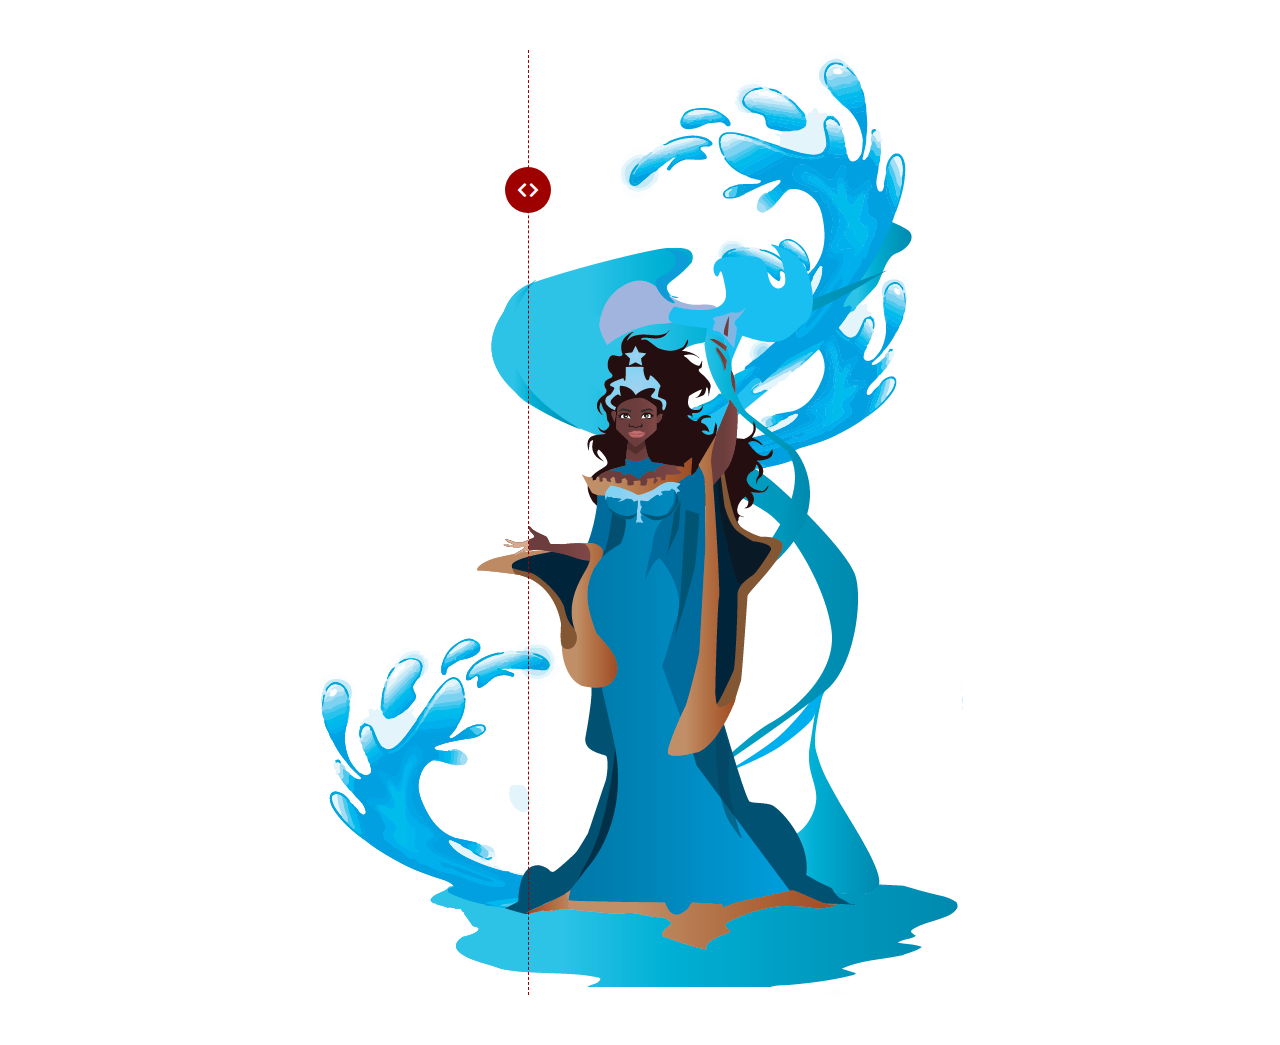
<file: Iemanja-img.html>
<!DOCTYPE html>
<html>
<head>
	<meta http-equiv="Content-Type" content="text/html; charset=utf-8" />
	<meta name="viewport" content="width=device-width, initial-scale=1.0">
	<title>Iemanjá</title>
	<link rel="stylesheet" href="assets/Estilos/style_iemanja.css" type="text/css" />
	<link rel="stylesheet" href="assets/Estilos/node_modules/fontawesome-free-5.2.0/css/all.css">
</head>
<body>

	<div class="covered second" data-passive="assets/img/iemanja4.png" data-active="assets/img/iemanja3.png">
		<div class="handle"></div>
		<div class="changeable"></div>
	</div>

	<script src="assets/Estilos/node_modules/jquery/dist/jquery.js"></script>
	<script src="assets/Estilos/js/coveringBad.js"></script>
	<script type="text/javascript">

		$('.second').coveringBad({
			marginY : 20,
			marginX : 20 ,
			setX  : 210,
			setY  : 140 ,
			direction   : "horizontal"
		});

	</script>
</body>
</html>
</file>
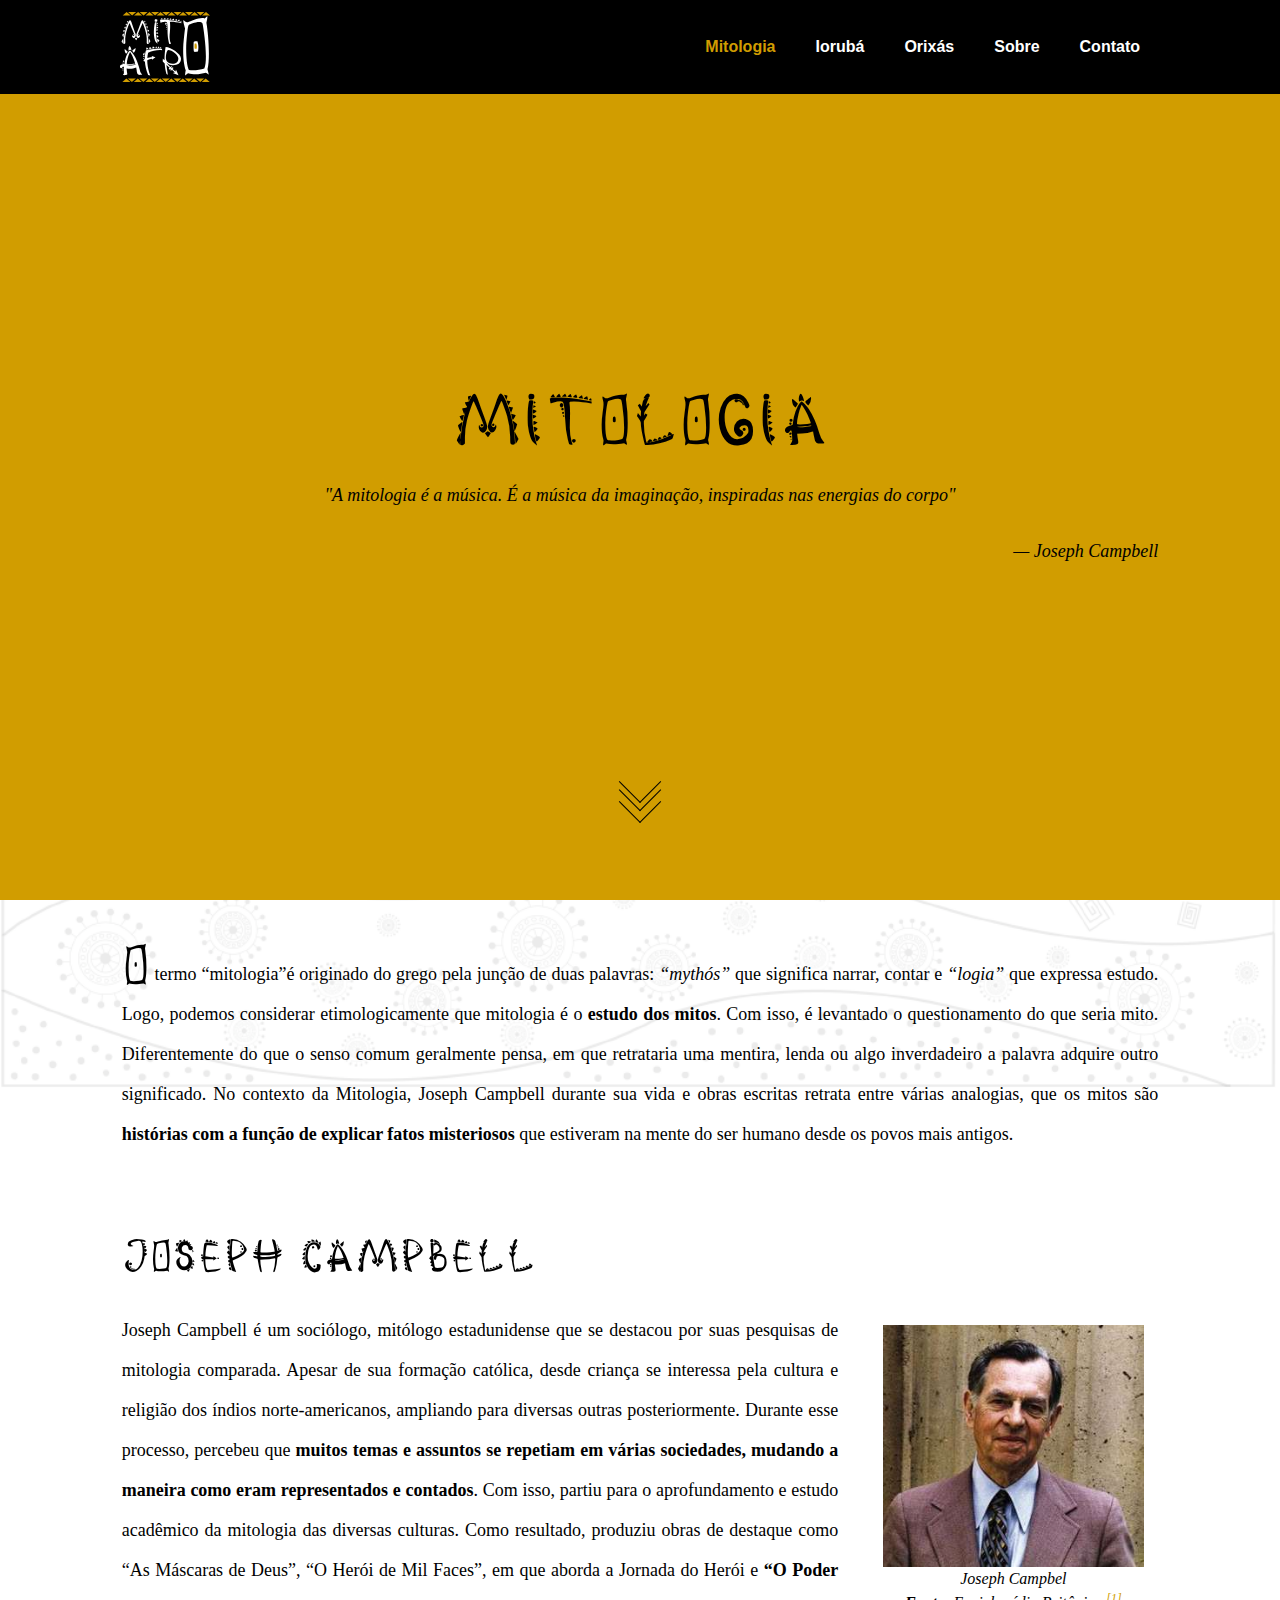
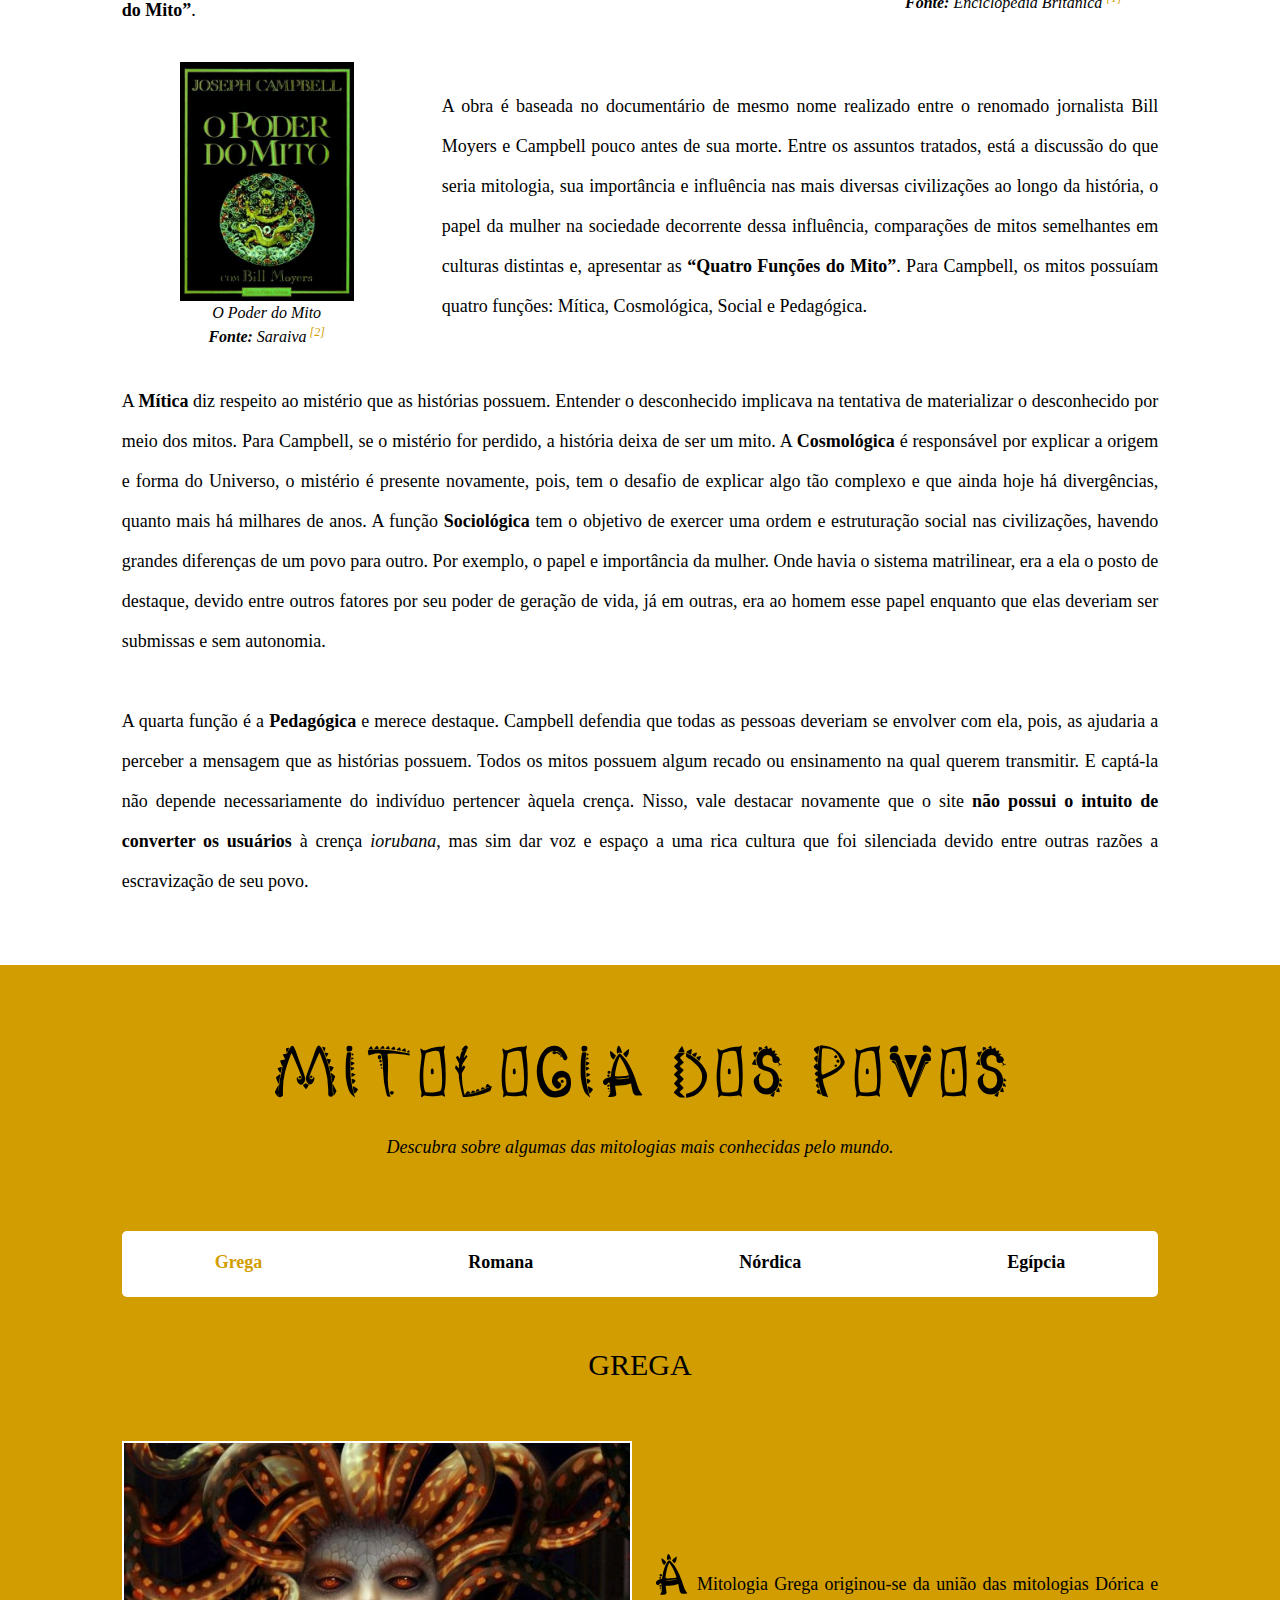
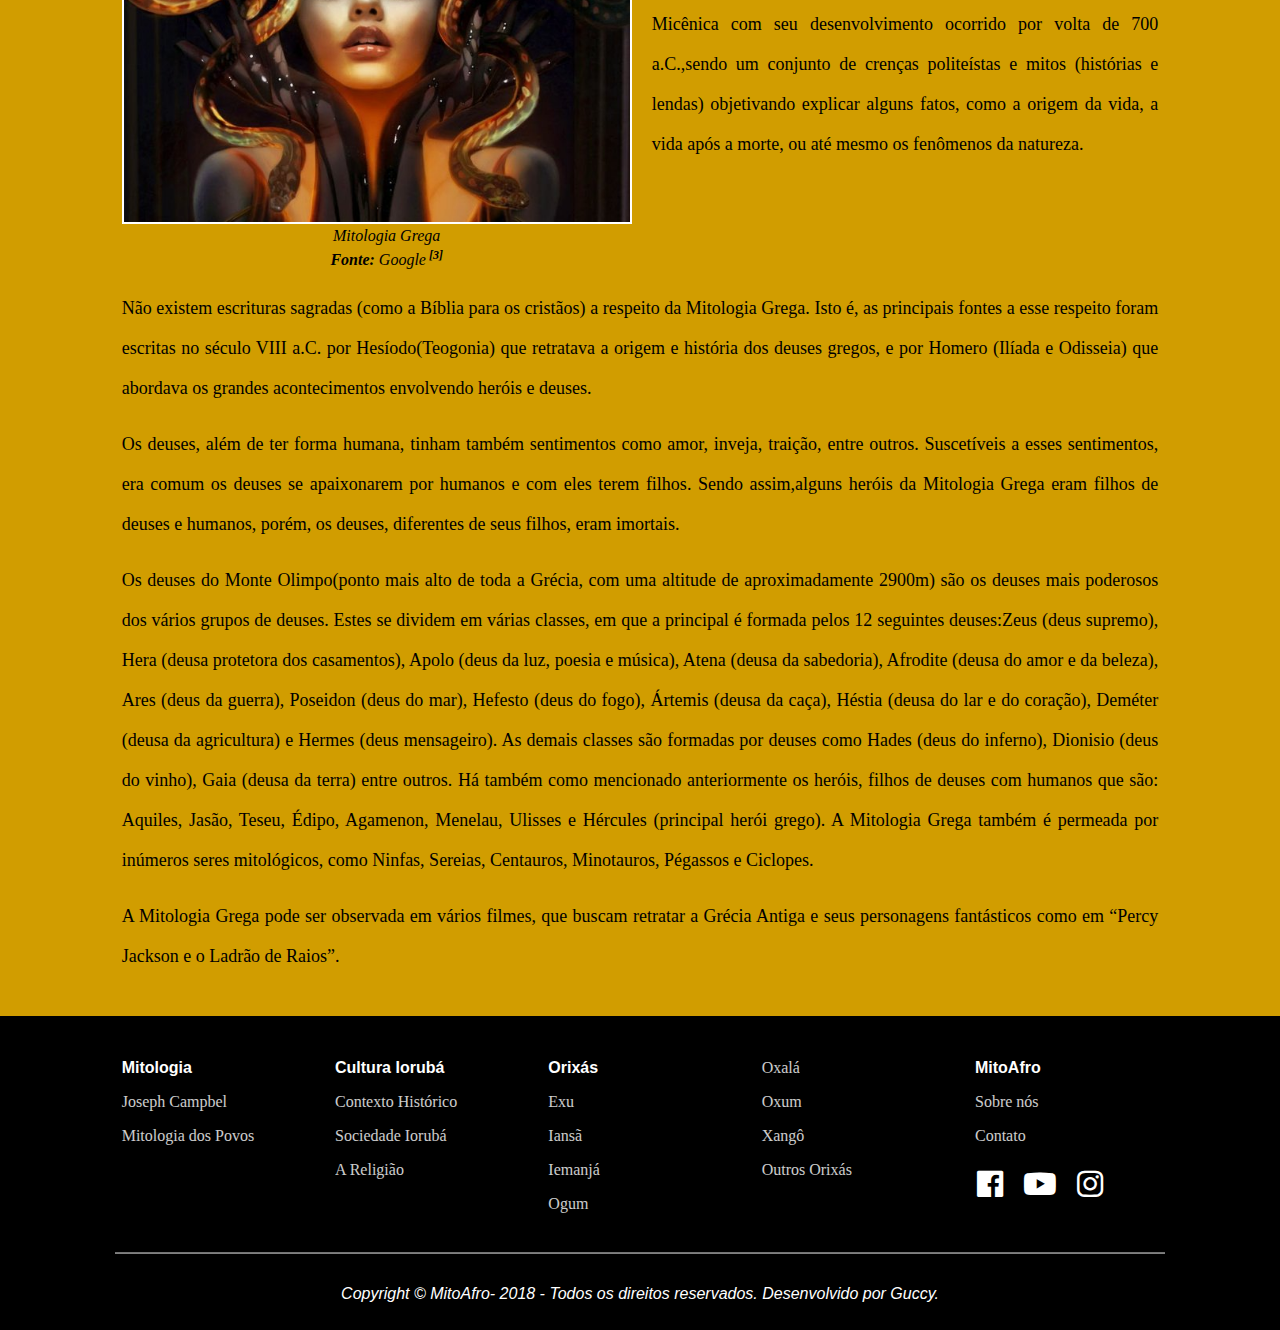
<file: Mitologia.html>
<!DOCTYPE html>
<html>

<head>
	<meta http-equiv="Content-Type" content="text/html; charset=utf-8" />
	<meta name="description" content="O termo “mitologia”é originado do grego pela junção de duas palavras: “mythós” que
	significa narrar, contar e “logia” que expressa estudo. Logo, podemos considerar etimologicamente que
	mitologia é o estudo dos mitos. Com isso, é levantado o questionamento do que seria mito. Diferentemente
	do que o senso comum geralmente pensa, em que retrataria uma mentira, lenda ou algo inverdadeiro a palavra
	adquire outro significado.">
    <meta name="keywords" content="Mitologia Africana, Mitologia Iorubana, Mitologia Iorubá?, O que é Mito?, Mito,Joseph Campbel">
    <meta name="author" content="Bernardo Pereira, Guilherme Santos, Joel da Silva, Júlio César">
	<meta name="viewport" content="width=device-width, initial-scale=1.0">
	<link rel="shortcut icon" href="assets/img/logo-mobile-amarelo.png" type="image/x-png">
	<title>Mitologia</title>

	<!-- CSS BOOTSTRAP -->
	<link rel="stylesheet" href="assets/Estilos/node_modules/bootstrap/compiler/bootstrap.css">
	<!-- CSS PADRÃO -->
	<link rel="stylesheet" href="assets/Estilos/style_padrao.css">
	<!-- CSS MITOLOGIA -->
	<link rel="stylesheet" href="assets/Estilos/style_mitologia.css">
	<!-- Fonte Awesome -->
	<link rel="stylesheet" href="assets/Estilos/node_modules/fontawesome-free-5.2.0/css/all.css">

	<!-- Global site tag (gtag.js) - Google Analytics -->
	<script async src="https://www.googletagmanager.com/gtag/js?id=UA-130651800-1"></script>
	<script>
		window.dataLayer = window.dataLayer || [];
		function gtag() { dataLayer.push(arguments); }
		gtag('js', new Date());

		gtag('config', 'UA-130651800-1');
	</script>
</head>

<body>

	<!-- HEADER - Menu -->
	<header>
		<a href="index.html"><img class="logo_Desk" src="assets/img/logo_desk_amarelo.svg" alt=""></a>
		<a href="index.html"><img class="logo_Mob" src="assets/img/logo-mobile-amarelo.svg" alt=""></a>

		<nav class="font-weight-bold">
			<ul>
				<li><a href="Mitologia.html" class="active">Mitologia</a></li>
				<li><a href="Cultura.html">Iorubá</a></li>
				<li><a href="Orixas.html">Orixás</a></li>
				<li><a href="Sobre.html">Sobre</a></li>
				<li><a href="Contato.html">Contato</a></li>
			</ul>
		</nav>

		<!--Botão Menu Mobile-->
		<div class="menu-toggle">
			<span></span>
			<span></span>
			<span></span>
			<span></span>
			<span></span>
			<span></span>
		</div>

	</header>

	<div class="container-fluid">
		<div class="row intro justify-content-center align-items-center">
			<div class="col-sm-10 texto text-center color-preto">
				<h1 class="Titulo"> Mitologia </h1>
				<p class="font-italic">"A mitologia é a música. É a música da imaginação, inspiradas nas energias do corpo"</p>
				<p class="font-italic text-right">— Joseph Campbell</p>
			</div>
		</div>

		<!--SCROLL-->
		<a href="#Definicao" class="scrollSuave">
			<div class="seta">
				<span></span>
				<span></span>
				<span></span>
			</div>
		</a>
	</div>

	<!--DEFINIÇÃO-->
	<div class="geral">
		<div class="container-fluid Grafismo prlx">
			<div id="Definicao" class="row justify-content-center media flex-column flex-md-row pt-4 pb-5">
				<div class="col-lg-10 texto text-justify color-preto">
					<p class="p_dest pt-3">O termo “mitologia”é originado do grego pela junção de duas palavras: <i>“mythós”</i> que
						significa narrar, contar e <i>“logia”</i> que expressa estudo. Logo, podemos considerar etimologicamente que
						mitologia é o <b>estudo dos mitos</b>. Com isso, é levantado o questionamento do que seria mito. Diferentemente
						do que o senso comum geralmente pensa, em que retrataria uma mentira, lenda ou algo inverdadeiro a palavra
						adquire outro significado. No contexto da Mitologia, Joseph Campbell durante sua vida e obras escritas <span id="Joseph_Campbel">retrata</span>
						entre várias analogias, que os mitos são <b>histórias com a função de explicar fatos misteriosos</b> que
						estiveram na mente do ser humano desde os povos mais antigos.</p>
				</div>
			</div>
		</div>

		<!--CAMPBELL-->
		<div id="Campbell" class="container-fluid Grafismo prlx">
			<div class="row justify-content-center align-items-center media flex-column flex-md-row color-preto">

				<div class="col-12 col-lg-10 texto">
					<h2 class="pb-3 Subtitulo">Joseph Campbell</h2>
				</div>
				<div class="col-lg-12"></div>

				<div class="col-lg-7 texto media-body order-1 order-lg-0">
					<p class="text-justify">Joseph Campbell é um sociólogo, mitólogo estadunidense que se destacou por suas pesquisas
						de mitologia comparada. Apesar de sua formação católica, desde criança se interessa pela cultura e religião dos
						índios norte-americanos, ampliando para diversas outras posteriormente. Durante esse processo, percebeu que <b>muitos
							temas e assuntos se repetiam em várias sociedades, mudando a maneira como eram representados e contados</b>. Com
						isso, partiu para o aprofundamento e estudo acadêmico da mitologia das diversas culturas. Como resultado,
						produziu obras de destaque como “As Máscaras de Deus”, “O Herói de Mil Faces”, em que aborda a Jornada do Herói e
						<b>“O Poder do Mito”</b>.</p>
				</div>
				<div class="col-lg-3 order-0 order-lg-1">
					<figure>
						<img class="campbell" src="assets/img/campbell.jpg" alt="">
						<figcaption>Joseph Campbel <br><b>Fonte:</b> Enciclopédia Britânica <sup><a href="https://cdn.britannica.com/s:300x300/21/129221-004-E739B8FC.jpg">[1]</a></sup></figcaption>
					</figure>
				</div>
			</div>

			<div class="row justify-content-center align-items-center media flex-column flex-md-row pt-3 color-preto">

				<div class="col-lg-3 order-0 order-lg-0">
					<figure>
						<img class="livro" src="assets/img/livrocampbell.jpg" alt="">
						<figcaption>O Poder do Mito <br><b>Fonte:</b> Saraiva<sup><a href="https://images.livrariasaraiva.com.br/imagemnet/imagem.aspx/?pro_id=356063&qld=90&l=430&a=-1"
								 target="_blank"> [2]</a></sup></figcaption>
					</figure>
				</div>
				<div class="col-lg-7 texto media-body order-1 order-lg-1">
					<p class="text-justify">A obra é baseada no documentário de mesmo nome realizado entre o renomado jornalista Bill
						Moyers e Campbell pouco antes de sua morte. Entre os assuntos tratados, está a discussão do que seria mitologia,
						sua importância e influência nas mais diversas civilizações ao longo da história, o papel da mulher na sociedade
						decorrente dessa influência, comparações de mitos semelhantes em culturas distintas e, apresentar as <b>“Quatro
							Funções do Mito”</b>. Para Campbell, os mitos possuíam quatro funções: Mítica, Cosmológica, Social e Pedagógica.</p>
				</div>

			</div>

			<div class="row justify-content-center pb-4 pt-3 color-preto">
				<div class="col-lg-10 text-justify texto">
					<p>A <b>Mítica</b> diz respeito ao mistério que as histórias possuem. Entender o desconhecido implicava na
						tentativa de materializar o desconhecido por meio dos mitos. Para Campbell, se o mistério for perdido, a história
						deixa de ser um mito. A <b>Cosmológica</b> é responsável por explicar a origem e forma do Universo, o mistério é
						presente novamente, pois, tem o desafio de explicar algo tão complexo e que ainda hoje há divergências, quanto
						mais há milhares de anos. A função <b>Sociológica</b> tem o objetivo de exercer uma ordem e estruturação social
						nas civilizações, havendo grandes diferenças de um povo para outro. Por exemplo, o papel e importância da mulher.
						Onde havia o sistema matrilinear, era a ela o posto de destaque, devido entre outros fatores por seu poder de
						geração de vida, já em outras, era ao homem esse papel enquanto que elas deveriam ser submissas e sem autonomia.</p>
				</div>
			</div>

			<div class="row justify-content-center pb-5 color-preto">
				<div class="col-lg-10 text-justify texto">
					<p>A quarta função é a <b>Pedagógica</b> e merece destaque. Campbell defendia que todas as pessoas deveriam se
						envolver com ela, pois, as ajudaria a perceber a mensagem que as histórias possuem. Todos os mitos possuem algum
						recado ou ensinamento na qual querem transmitir. E captá-la não depende necessariamente do indivíduo pertencer
						àquela crença. Nisso, vale destacar novamente que o site <b>não possui o intuito de converter os usuários</b> à
						crença <i>iorubana</i>, mas sim dar voz e espaço a uma rica cultura que foi silenciada devido entre outras razões
						a escravização de seu <span id="Mitologia_dos_Povos">povo.</span> </p>
					
				</div>
			</div>
		</div>
	</div>

	<!--MIT POVOS [Título + Menu]-->
	<div class="container-fluid bg-color-amarelo color-preto" id="MitoPovos">
		<div class="row justify-content-center">
			<div class="col-lg-10">
				<div class="jumbotron-fluid">
					<div class="text-center pt-5 pb-5 texto">
						<h1 class="Titulo">Mitologia dos Povos</h1>
						<p><i>Descubra sobre algumas das mitologias mais conhecidas pelo mundo.</i></p>
					</div>

					<!--MENU MIT POVOS-->
					<div class="jumbotron-editado">
						<ul class="nav justify-content-around" id="pills-nav" role="tablist">
							<li class="nav-item">
								<a class="nav-link active" id="nav-pills-01" data-toggle="pill" href="#nav-item-01">Grega</a>
							</li>
							<li class="nav-item">
								<a class="nav-link" id="nav-pills-02" data-toggle="pill" href="#nav-item-02">Romana</a>
							</li>
							<li class="nav-item">
								<a class="nav-link" id="nav-pills-03" data-toggle="pill" href="#nav-item-03">Nórdica</a>
							</li>
							<li class="nav-item">
								<a class="nav-link" id="nav-pills-04" data-toggle="pill" href="#nav-item-04">Egípcia</a>
							</li>
						</ul>
					</div>
				</div>
			</div>
		</div>

		<!--MIT POVOS [Conteúdo]-->
		<div class="row justify-content-center">
			<div class="col-lg-10">
				<div class="tab-content" id="nav-pills-content">

					<!--GREGA-->
					<div class="tab-pane fade show active" id="nav-item-01" role="tabpanel">

						<div class="row justify-content-center pt-5">
							<div class="col-12">
								<h2 class="pb-5 texto Titulo_Jum">Grega</h2>
							</div>

							<div class="col-12 media align-items-center flex-column flex-lg-row justify-content-center">
								<figure>
									<img class="img-fluid god" src="assets/img/mitologia-grega.jpg" alt="">
									<figcaption> Mitologia Grega <br><b>Fonte:</b> Google<sup><a href="https://www.google.com/search?q=medusa&rlz=1C1EKKP_enBR768BR768&source=lnms&tbm=isch&sa=X&ved=0ahUKEwj19dOvsJvfAhUExpAKHXU8A4UQ_AUIDigB&biw=1366&bih=662"> [3]</a></sup></figcaption>
								</figure>
								<div class="texto text-justify media-body">
									<p class="p_dest">A Mitologia Grega originou-se da união das mitologias Dórica e Micênica com seu
										desenvolvimento ocorrido por volta de 700 a.C.,sendo um conjunto de crenças politeístas e mitos (histórias e
										lendas) objetivando explicar alguns fatos, como a origem da vida, a vida após a morte, ou até mesmo os
										fenômenos da natureza.</p>
								</div>
							</div>
						</div>

						<div class="row justify-content-center text-justify">

							<div class="col-12">
								<div class="texto text-justify">
									<p>Não existem escrituras sagradas (como a Bíblia para os cristãos) a respeito da Mitologia Grega. Isto é, as
										principais fontes a esse respeito foram escritas no século VIII a.C. por Hesíodo(Teogonia) que retratava a
										origem e história dos deuses gregos, e por Homero (Ilíada e Odisseia) que abordava os grandes acontecimentos
										envolvendo heróis e deuses.</p>
								</div>
							</div>
						</div>

						<div class="row justify-content-center pb-4">
							<div class="col-12">
								<div class="texto text-justify">
									<div>
										<p>Os deuses, além de ter forma humana, tinham também sentimentos como amor, inveja, traição, entre outros.
											Suscetíveis a esses sentimentos, era comum os deuses se apaixonarem por humanos e com eles terem filhos.
											Sendo assim,alguns heróis da Mitologia Grega eram filhos de deuses e humanos, porém, os deuses, diferentes
											de seus filhos, eram imortais.</p>
									</div>
									<div>
										<p>Os deuses do Monte Olimpo(ponto mais alto de toda a Grécia, com uma altitude de aproximadamente 2900m) são
											os deuses mais poderosos dos vários grupos de deuses. Estes se dividem em várias classes, em que a principal
											é formada pelos 12 seguintes deuses:Zeus (deus supremo), Hera (deusa protetora dos casamentos), Apolo (deus
											da luz, poesia e música), Atena (deusa da sabedoria), Afrodite (deusa do amor e da beleza), Ares (deus da
											guerra), Poseidon (deus do mar), Hefesto (deus do fogo), Ártemis (deusa da caça), Héstia (deusa do lar e do
											coração), Deméter (deusa da agricultura) e Hermes (deus mensageiro). As demais classes são formadas por
											deuses como Hades (deus do inferno), Dionisio (deus do vinho), Gaia (deusa da terra) entre outros. Há também
											como mencionado anteriormente os heróis, filhos de deuses com humanos que são: Aquiles, Jasão, Teseu, Édipo,
											Agamenon, Menelau, Ulisses e Hércules (principal herói grego). A Mitologia Grega também é permeada por
											inúmeros seres mitológicos, como Ninfas, Sereias, Centauros, Minotauros, Pégassos e Ciclopes.</p>
									</div>
									<div>
										<p>A Mitologia Grega pode ser observada em vários filmes, que buscam retratar a Grécia Antiga e seus
											personagens fantásticos como em “Percy Jackson e o Ladrão de Raios”.</p>
									</div>
								</div>
							</div>
						</div>

					</div>

					<!--ROMANA-->
					<div class="tab-pane fade" id="nav-item-02" role="tabpanel">

						<div class="row justify-content-center pt-5">
							<div class="col-12">
								<h2 class="pb-5 texto Titulo_Jum">Romana</h2>
							</div>
							<div class="col-12 media align-items-center flex-column flex-lg-row justify-content-center">
								<figure>
									<img class="img-fluid god" src="assets/img/mitologia-romana.jpg" alt="">
									<figcaption>Mitologia Romana<br><b>Fonte:</b> Google<sup><a href="https://www.google.com/search?q=mitologia+romana&rlz=1C1EKKP_enBR768BR768&source=lnms&tbm=isch&sa=X&ved=0ahUKEwjasdHXsJvfAhWFEpAKHVkuDcsQ_AUIDigB&biw=1366&bih=662"> [4]</a></sup></figcaption>
								</figure>
								<div class="texto text-justify media-body">
									<p class="p_dest">A Mitologia Romana originou-se com a fundação do Reino de Roma por volta de 700 a.C., sendo
										um conjunto de crenças politeístas e mitos (histórias e lendas) objetivando explicar alguns fatos, como a
										formação do mundo, os fenômenos da natureza, os sentimentos e sensações físicas dos humanos e a evolução do
										conhecimento.</p>
								</div>
							</div>
						</div>

						<div class="row justify-content-center pb-4">
							<div class="col-12 texto text-justify">
								<div>
									<p>Para os romanos, homens e deuses teriam que viver em harmonia, tendo confiança mútua, sendo que os rituais
										e cultos aos deuses tinham como objetivo agradá-los, pois dos deuses dependiam a saúde, o sucesso na guerra,
										as colheitas fartas, enfim, a prosperidade dos homens. Ao contrário dos gregos, os romanos não especulavam
										sobre a origem dos deuses. Eles apenas cumpriam os rituais com exatidão, para garantir a harmonia para com os
										deuses. </p>
								</div>
								<div>
									<p>Assim como na Mitologia Grega, os deuses romanos tinham características dos humanos, como alguns
										sentimentos e a aparência física. Porém, não tinham contato direto como os homens, como acontecia na
										Mitologia Grega.</p>
								</div>
								<div>
									<p>Os principais deuses romanos são: Júpiter (deus supremo), Apolo (deus do sol, música e poesia), Juno (deusa
										protetora da mulher, do casamento), Marte (deus da guerra), Vênus (deusa do amor e da beleza), Diana (deusa
										da castidade, da lua e da caça), Ceres (deusa da agricultura e da fecundidade da terra) e Baco (deus da
										alegria e do vinho). A Mitologia Romana também é permeada por inúmeros seres mitológicos, como Ninfas,
										Bacantes e Faunos.</p>
								</div>
								<div>
									<p>Após calamidades causadas principalmente por guerras, a maioria da sociedade romana adotou uma atitude
										cética em relação aos deuses, por estes não terem lhes protegido, apesar dos rituais oferecidos. Em meados do
										século III a.C., a crença nos deuses foi dando espaço a religiões orientais com aspectos mitológicos, com
										características como envolvimento pessoal, ritos de iniciação e sacrifícios. Após alguns séculos, o
										Cristianismo tornou-se a religião do povo, sendo reconhecido apenas em 313 d.C.</p>
								</div>
								<div>
									<p>Vale lembrar que alguns deuses eram inseridos na história da mitologia assim que os romanos iam
										conquistando os territórios e mesclado sua cultura com outras. Foi assim que aconteceu quando eles
										conquistaram as regiões da Grécia. Por isso, muitos dos nomes de deuses gregos foram adaptados à romana.
										Exemplo, “Zeus” dos gregos é “Júpiter” dos romanos, com isso a junção dessas duas mitologias denomina-se
										“mitologia greco-romana”.</p>
								</div>
								<div>
									<p>A Mitologia Romana assim como a Grega pode ser observada em vários filmes, que buscam retratar a Roma
										Antiga e seus personagens fantásticos como em “Fúria de Titãs”.</p>
								</div>
							</div>
						</div>

					</div>

					<!--NÓRDICA-->
					<div class="tab-pane fade" id="nav-item-03" role="tabpanel">

						<div class="row justify-content-center pt-5">
							<div class="col-12">
								<h2 class="pb-5 texto Titulo_Jum">Nórdica</h2>
							</div>
							<div class="col-12 media align-items-center flex-column flex-lg-row justify-content-center">
								<figure>
									<img class="img-fluid god" src="assets/img/mitoogia-nordica.jpg" alt="">
									<figcaption> Mitoogia-Nórdica <br><b>Fonte:</b> Google<sup><a href="https://www.google.com/search?rlz=1C1EKKP_enBR768BR768&biw=1366&bih=662&tbm=isch&sa=1&ei=BZERXKr8DoaGwgS-g4SwDg&q=mitologia+nordica&oq=mitologia+nordica&gs_l=img.3..0i67j0l8j0i67.23837.25849..25918...1.0..0.126.1421.4j9......1....1..gws-wiz-img.......35i39.I-5iZTflOtI"> [5]</a></sup></figcaption>
								</figure>
								<div class="texto text-justify media-body">
									<p class="p_dest">A mitologia nórdica, também denominada “mitologia germânica” é originada do povo nórdico, os
										famosos Vinkings, que habitavam a região da Escandinávia, onde correspondem atualmente a Dinamarca, Islândia,
										Noruega e Suécia. Diante disso, os reinos Vinkings, na chamada “Era Vinking” tiveram grande importância na
										criação e disseminação dos mitos.</p>
								</div>
							</div>
						</div>

						<div class="row justify-content-center pb-4">
							<div class="col-12 texto text-justify">
								<div>
									
									<p>Suas histórias eram repassadas e transmitidas oralmente para as gerações
										seguintes além de ter sido registrado nos Eddas e outros textos medievais escritos. Após o processo de
										cristianização, a tradição perdeu muito a sua força e grande parte da crença conhecida atualmente é devido ao
										encontro desses antigos registros.</p>
									<p>Assim como em outras mitologias, é marcante a presença de deuses, heróis, gigantes, monstros que inseridas
										em vários mitos tentavam explicar a origem da humanidade, fenômenos da natureza, como também o fim da
										humanidade e do mundo (Ragnarok).</p>
								</div>
								<div>
									<p>Nessa mitologia, existem nove mundos ou reinos que são ligados e sustentados pela árvore da vida, a chamada
										“Yggdrasil”. São estes os nove reinos: Midgard (é o planeta Terra, morada dos humanos); Asgard (morada dos
										deuses da classe Æsir, vivem nos céus, seu guardião é Heimdall); Álfheim (onde vivem os belos Elfos de luz);
										Muspelheim (mundo das chamas eternas onde vivem os gigantes de fogo); Vanaheim (reino dos deuses da classe
										Vanir); Nidavellir (morada dos anões e dos Elfos negros), Jotunheim (mundo dos gigantes de gelo e das
										montanhas), Niflheim (reino mais escuro e gelado) e Helheim (mundo dos mortos governada por Hel filha de Loki
										e deusa da morte). Além disso, vale destacar que a conexão entre Midgard e Asgard se dava por meio de uma
										ponte na forma de um arco-íris, a Bifrost.</p>
								</div>
								<div>
									<p>Entre alguns dos principais deuses há: Odin (maior dos deuses, tem a sabedoria como uma das características
										principais), Thor (filho de Odin, considerado o deus do trovão, ao lado de seu poderoso martelo Mjölnir
										vencia várias batalhas), Loki (considerado às vezes como um deus, outras como um gigante é irmão de criação
										de Thor e possui a mentira como traço principal, sendo considerado o pai delas), Frigga (esposa de Odin e mãe
										de Thor, é a deusa da fertilidade e tem característica de conciliadora), Freya (deusa do amor, beleza e da
										fertilidade e líder das Valquírias).</p>
								</div>
								<div>
									<p>Alguns heróis existentes são: Beowulf (entre seus feitos, ter matado o grande e terrível dragão Grendel) e
										Siegfried (humano que ganha invulnerabilidade após se banhar no sangue do dragão Fafnir, possuía sua famosa
										espada Gram).</p>
								</div>
							</div>
						</div>

					</div>

					<!--EGÍPCIA-->
					<div class="tab-pane fade" id="nav-item-04" role="tabpanel">

						<div class="row justify-content-center pt-5">
							<div class="col-12">
								<h2 class="pb-5 texto Titulo_Jum">Egípcia</h2>
							</div>
							<div class="col-12 media align-items-center flex-column flex-lg-row justify-content-center">
								<figure>
									<img class="img-fluid god" src="assets/img/mitologia-egipcia2.jpg" alt="">
									<figcaption> Mitologia-Egípcia <br><b>Fonte:</b> Google<sup><a href="https://www.google.com/search?q=mitologia+eg%C3%ADpcia&rlz=1C1EKKP_enBR768BR768&source=lnms&tbm=isch&sa=X&ved=0ahUKEwiRpICZsZvfAhWBnJAKHWhBDf4Q_AUIDigB&biw=1366&bih=662"> [6]</a></sup></figcaption>
								</figure>
								<div class="texto text-justify media-body">
									<p class="p_dest">A mitologia egípcia é originada no Antigo Egito, áreas correspondentes aos territórios do
										Egito moderno. Essa importante e notável civilização, uma das mais remotas da Antiguidade, se concentrou em
										volta do curso inferior do Rio Nilo. Além da razão de ter fácil acesso à água, muito importante devido sua
										região desértica, o rio apresentava uma característica especial.</p>
								</div>
							</div>
						</div>

						<div class="row justify-content-center text-justify pb-4">
							<div class="col-12 texto text-justify">
								<div>
									<p>Após o período de cheias, quando o nível
										baixava ao normal, próximo às margens ficava armazenado um poderoso fertilizante natural, o húmus. Com ele
										foi possível desenvolver a agricultura na região capaz de atingir altos índices de produtividade, por esse
										motivo que a civilização era denominada de o “Celeiro do Oriente”. Devido ao seu incrível poder fertilizante
										e a agricultura ser uma importante base econômica, o Rio Nilo e a água foram um importante aspecto na
										mitologia egípcia.</p>
									
									<p>Entre os temas retratados, há a origem do universo, fenômenos da natureza, como o dia e a noite,
										explicações da baixa ou alta fertilidade do Nilo e o fim do mundo. Devido ao sistema de governo ser
										teocrático, a religião e a mitologia - principalmente em sua terceira função - assumiam um importante papel
										na organização social.</p>
								</div>
								<div>
									<p>As divindades egípcias possuíam traços humanos com o poder de transformação. Além disso, existem deuses que
										misturavam formas de animais e humanos, sendo o antropozoomorfismo uma característica marcante nessa
										mitologia. Esses deuses, denominados “Neteru” eram divididos em dois grupos: os Neterus Primordiais e
										Geradores. O primeiro grupo é composto entre outros por Nun (líquido cósmico que deu origem ao Universo),
										Atum (transformação de Nun, é o responsável pela explosão do Universo que deu origem aos corpos celestes,
										havendo a separação entre céu e Terra), Rá (um dos principais deuses, é criador do mundo e representa o Sol,
										segundo à crença egípcia os faraós seriam a encarnação de Rá). O segundo grupo é composto por Shu (deus do
										ar) sua irmã Tefnut (deusa da umidade) e seus filhos Geb (deus da terra) e Nut (deusa dos céus).</p>
								</div>
								<div>
									<p>Estes geraram os Neterus da Primeira Geração: Osíris (primeiro faraó do Egito, é assassinado por seu irmão
										Seth e torna-se o juiz dos mortos), Seth (deus do caos, assassina seu irmão Osíris; tem a forma do
										porco-formigueiro), Ísis (deusa do amor, fertilidade e da magia. O Rio Nilo surgiu após derramar lágrimas
										pela morte de seu irmão-esposo Osíris) e Nephthys (esposa-irmão de Osíris e Seth, se separa deste após seu
										crime). E eles geraram os da Segunda Geração como: Hórus (filho de Osíris e Ísis, mata seu tio Seth para
										vingar a morte de seu pai e torna-se o faraó e líder supremo; possui a cabeça de falcão), Hathor (esposa de
										Hórus, deusa das festas, vinho, alegria; possuía a cabeça de uma vaca) e Anúbis (deus dos mortos, foi o
										primeiro a criar uma múmia, ao preparar o corpo de seu pai falecido; possui a cabeça de chacal).</p>
								</div>
							</div>
						</div>

					</div>


				</div>
			</div>
		</div>
	</div>

 <!--FOOTER + MAPA DE SITE-->
 <footer class="container-fluid bg-color-preto">
	<div class="row justify-content-center">

		<div class="col-md-2">
			<div class="footer_menu">
				<ul>
					<li class="font-weight-bold">Mitologia</li>
					<li><a href="Mitologia.html#Joseph_Campbel">Joseph Campbel</a></li>
					<li><a href="Mitologia.html#Mitologia_dos_Povos">Mitologia dos Povos</a></li>
				</ul>
			</div>
		</div>

		<div class="col-md-2">
			<div class="footer_menu">
				<ul>
					<li class="font-weight-bold">Cultura Iorubá</li>
					<li><a href="Cultura.html#Contexto_Historico_Africano">Contexto Histórico</a></li>
					<li><a href="Cultura.html#Sociedade_Ioruba">Sociedade Iorubá</a></li>
					<li><a href="Cultura.html#religiao">A Religião</a></li>
				</ul>
			</div>
		</div>

		<div class="col-md-2">
			<div class="footer_menu">
				<ul>
					<li class="font-weight-bold">Orixás</li>
					<li><a href="Exu.html">Exu</a></li>
					<li><a href="Iansa.html">Iansã</a></li>
					<li><a href="Iemanja.html">Iemanjá</a></li>
					<li><a href="Ogum.html">Ogum</a></li>
				</ul>
			</div>
		</div>


		<div class="col-md-2">
			<div class="footer_menu sub">
				<ul>
					<li><a href="Oxala.html">Oxalá</a></li>
					<li><a href="Oxum.html">Oxum</a></li>
					<li><a href="Xango.html">Xangô</a></li>
					<li><a href="Outros_Orixas.html">Outros Orixás</a></li>
				</ul>
			</div>
		</div>

		<div class="col-md-2">
			<div class="footer_menu">
				<ul>
					<li class="font-weight-bold">MitoAfro</li>
					<li><a href="Sobre.html">Sobre nós</a></li>
					<li><a href="Contato.html">Contato</a></li>
				</ul>

				<div class="rd_social">
					<a href="https://www.facebook.com/MitoAfro-585618445232339/?modal=admin_todo_tour"><i class="fab fa-facebook"></i></a>
					<a href="https://www.youtube.com/channel/UCAx3FEg8QUmUANvJT6IKKwQ?view_as=subscriber"><i class="fab fa-youtube"></i></a>
					<a href="https://www.instagram.com/MitoAfro.art/"><i class="fab fa-instagram"></i></a>
				</div>
			</div>
		</div>

	</div>

	<hr class="hr_footer">

	<div class="row justify-content-center">
		<div class="col-md-12">
			<div class="footer-copyright text-white text-center pt-2 pb-2">
				<p class="font-italic">Copyright © MitoAfro- 2018 - Todos os direitos reservados. Desenvolvido por
					Guccy.</p>
			</div>
		</div>
	</div>
</footer>

	<!-- Animação do Scroll (Conteúdo surgindo) -->
	<script type="text/javascript" src="assets/Estilos/js/jquery-3.1.1.min.js"></script>
	<script type="text/javascript" src="assets/Estilos/js/app.js"></script>


	<!-- JavaScript e Jquery -->
	<script src="assets/Estilos/node_modules/jquery/dist/jquery.js"></script>
	<script src="assets/Estilos/node_modules/popper.js/dist/popper.js"></script>
	<script src="assets/Estilos/node_modules/bootstrap/dist/js/bootstrap.js"></script>

	<!-- Script Parallax -->
	<script>
		$('.prlx').each(function () {
			var $obj = $(this);
			$obj.css('background-position', '50% 0');
			$obj.css('background-attachment', 'fixed');
			if ($(window).width() > 940) {
				$obj.css('background-size', '100%');
				$(window).scroll(function () {
					var offset = $obj.offset();
					var yPos = -($(window).scrollTop() - offset.top) / 5;
					var bgpos = '50% ' + yPos + 'px';
					$obj.css('background-position', bgpos);
				});
			}
		});

	</script>

	<!--Script Menu-Toggle [Header]-->
	<script type="text/javascript">
		$(document).ready(function () {
			$('.menu-toggle').click(function () {
				$('.menu-toggle').toggleClass('active')
			})
		})
	</script>

	<!--Script Menu-Toggle [Nav]-->
	<script type="text/javascript">
		$(document).ready(function () {
			$('.menu-toggle').click(function () {
				$('nav').toggleClass('active')
			})
		})
	</script>

	<!-- Script de link (Suavidade)	-->
	<script>
		$('.scrollSuave').on('click', function (e) {
			e.preventDefault();
			var id = $(this).attr('href'),
				targetOffset = $(id).offset().top;
			menuHeight = $('header').innerHeight();

			$('html, body').animate({
				scrollTop: targetOffset - menuHeight
			}, 1000);
		});
	</script>

</body>

</html>
</file>
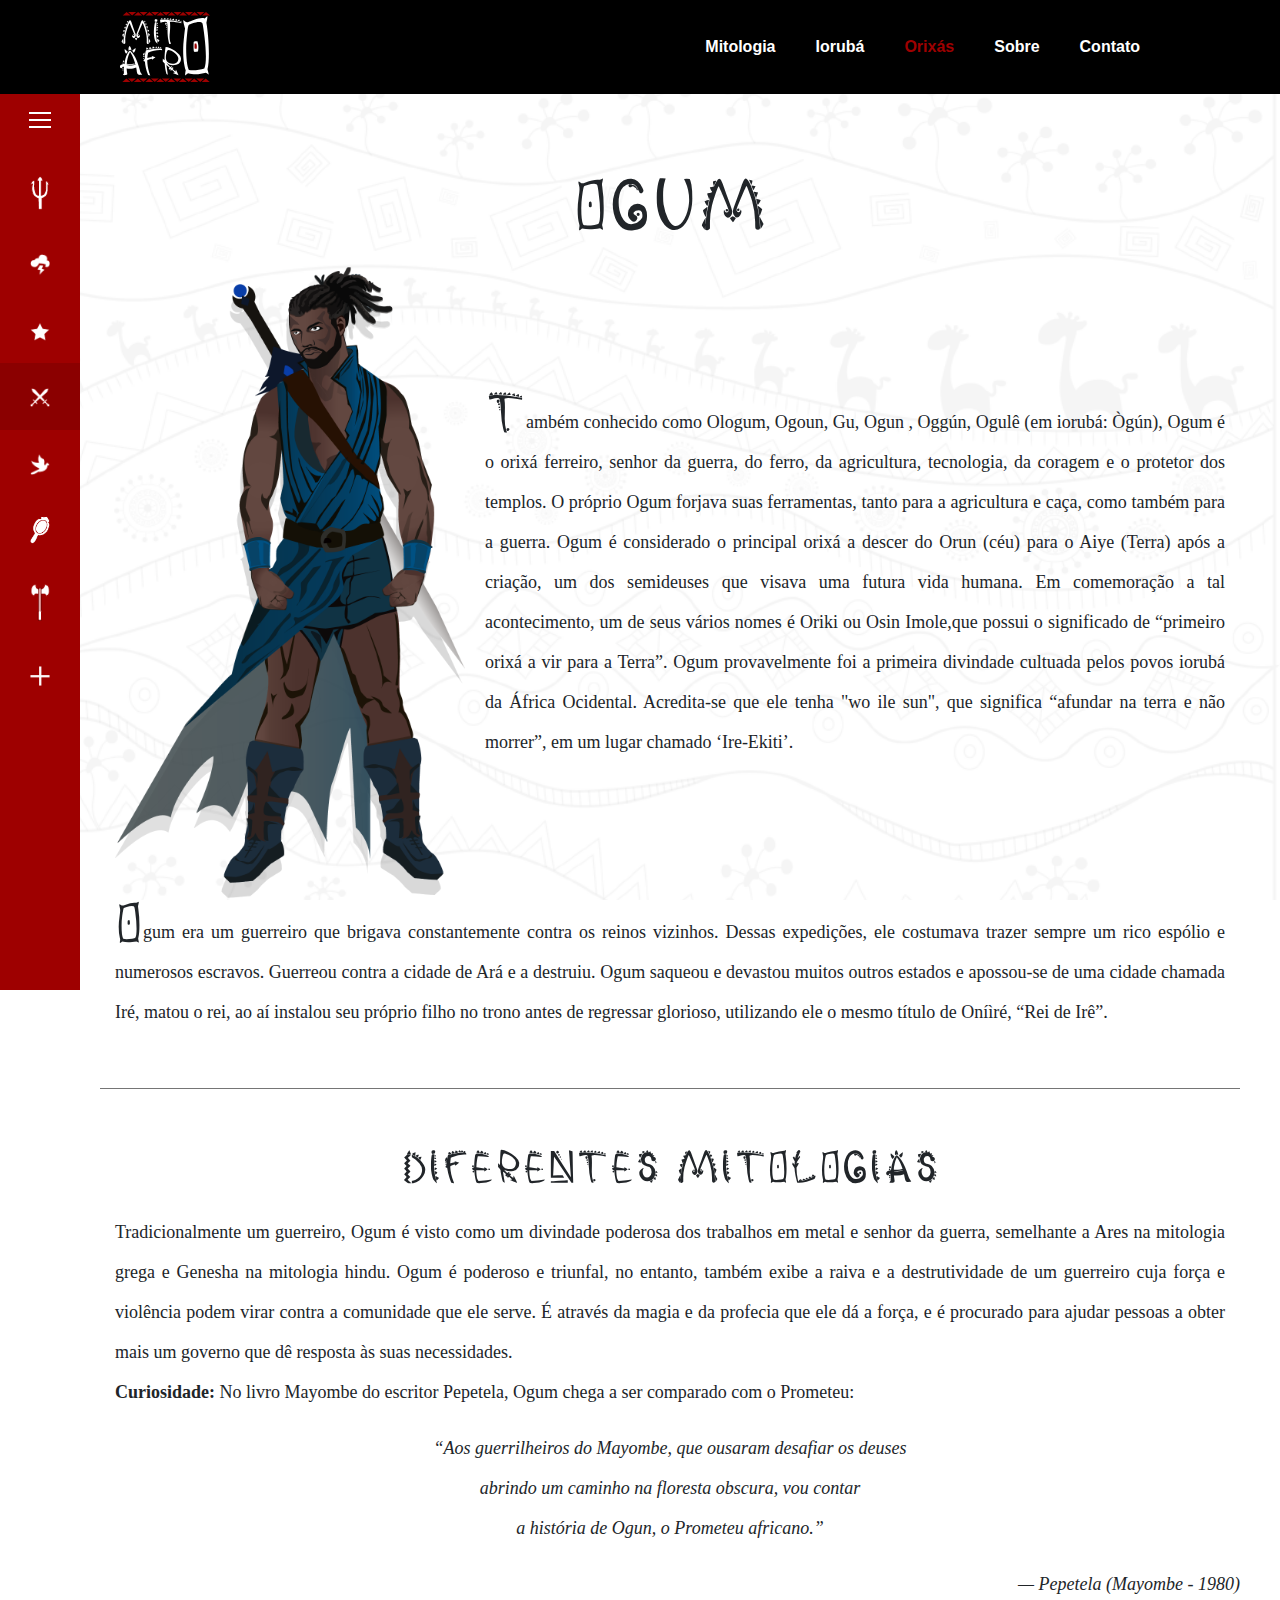
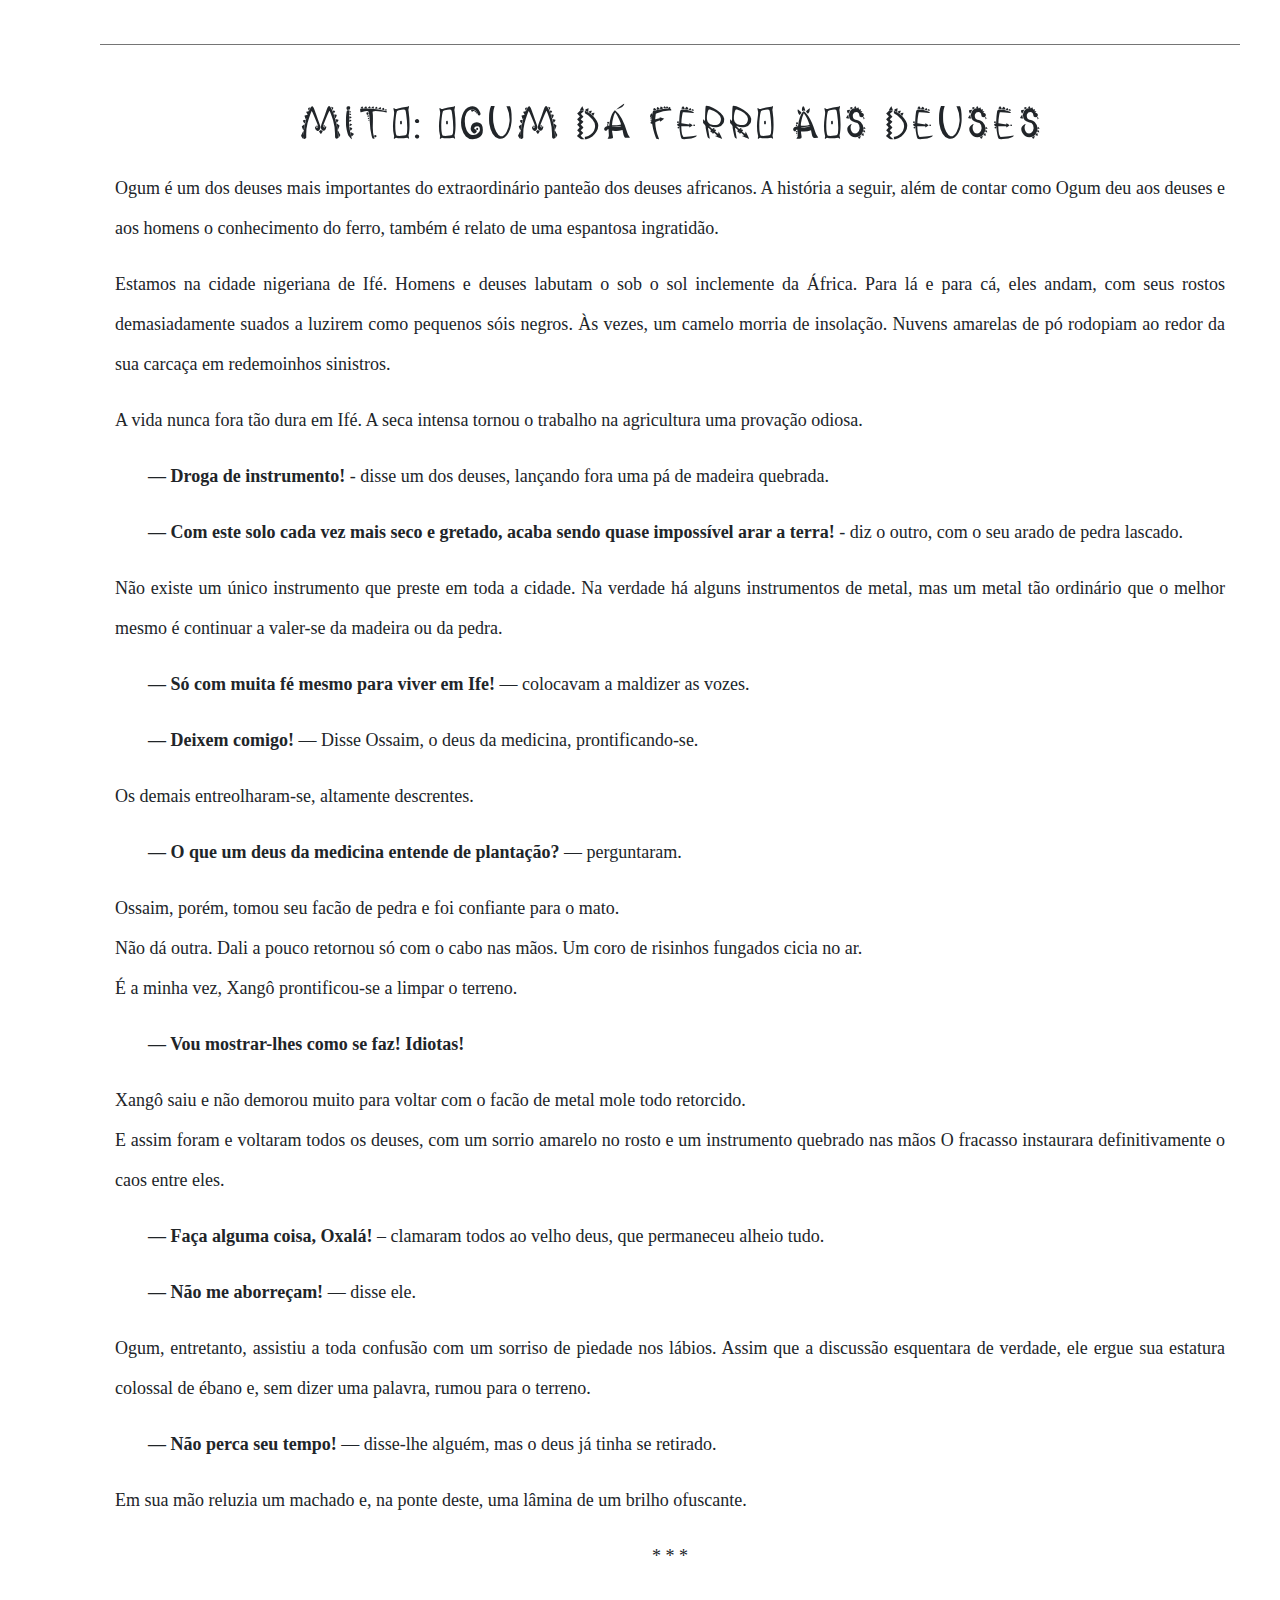
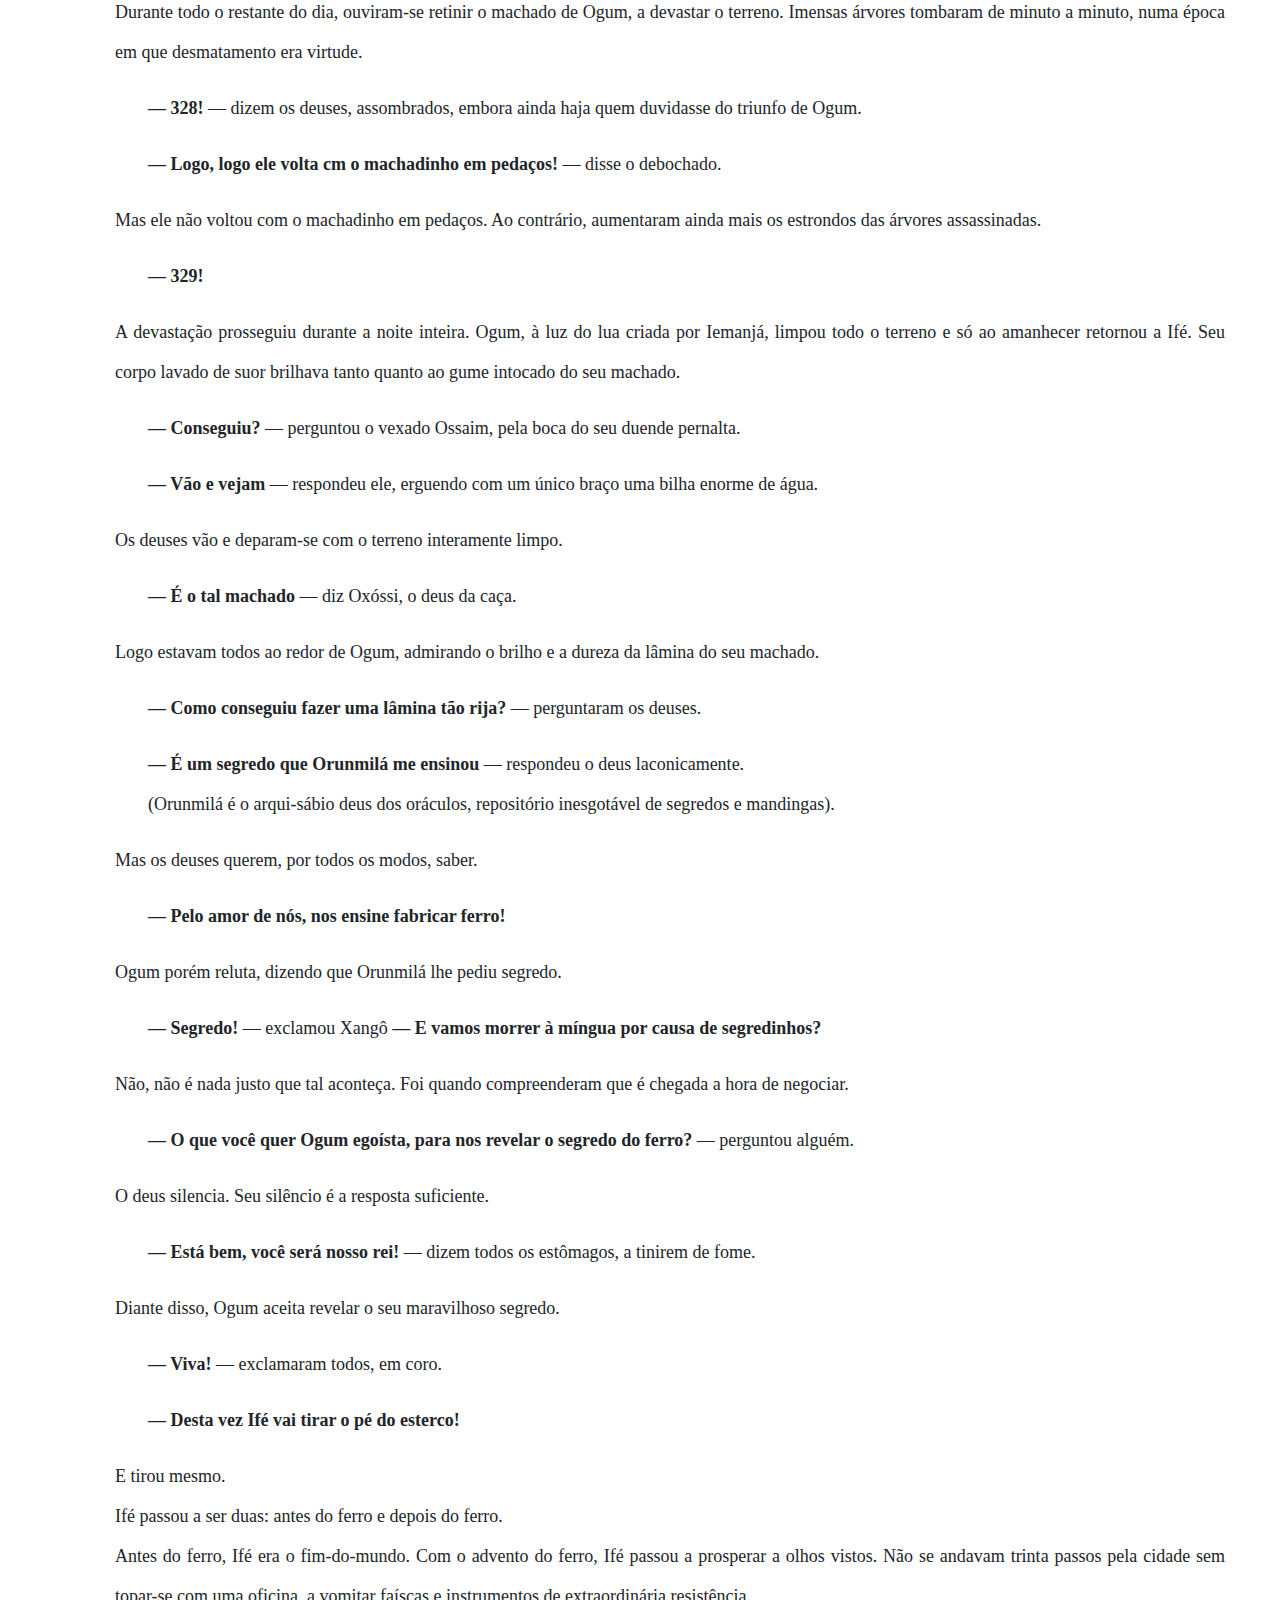
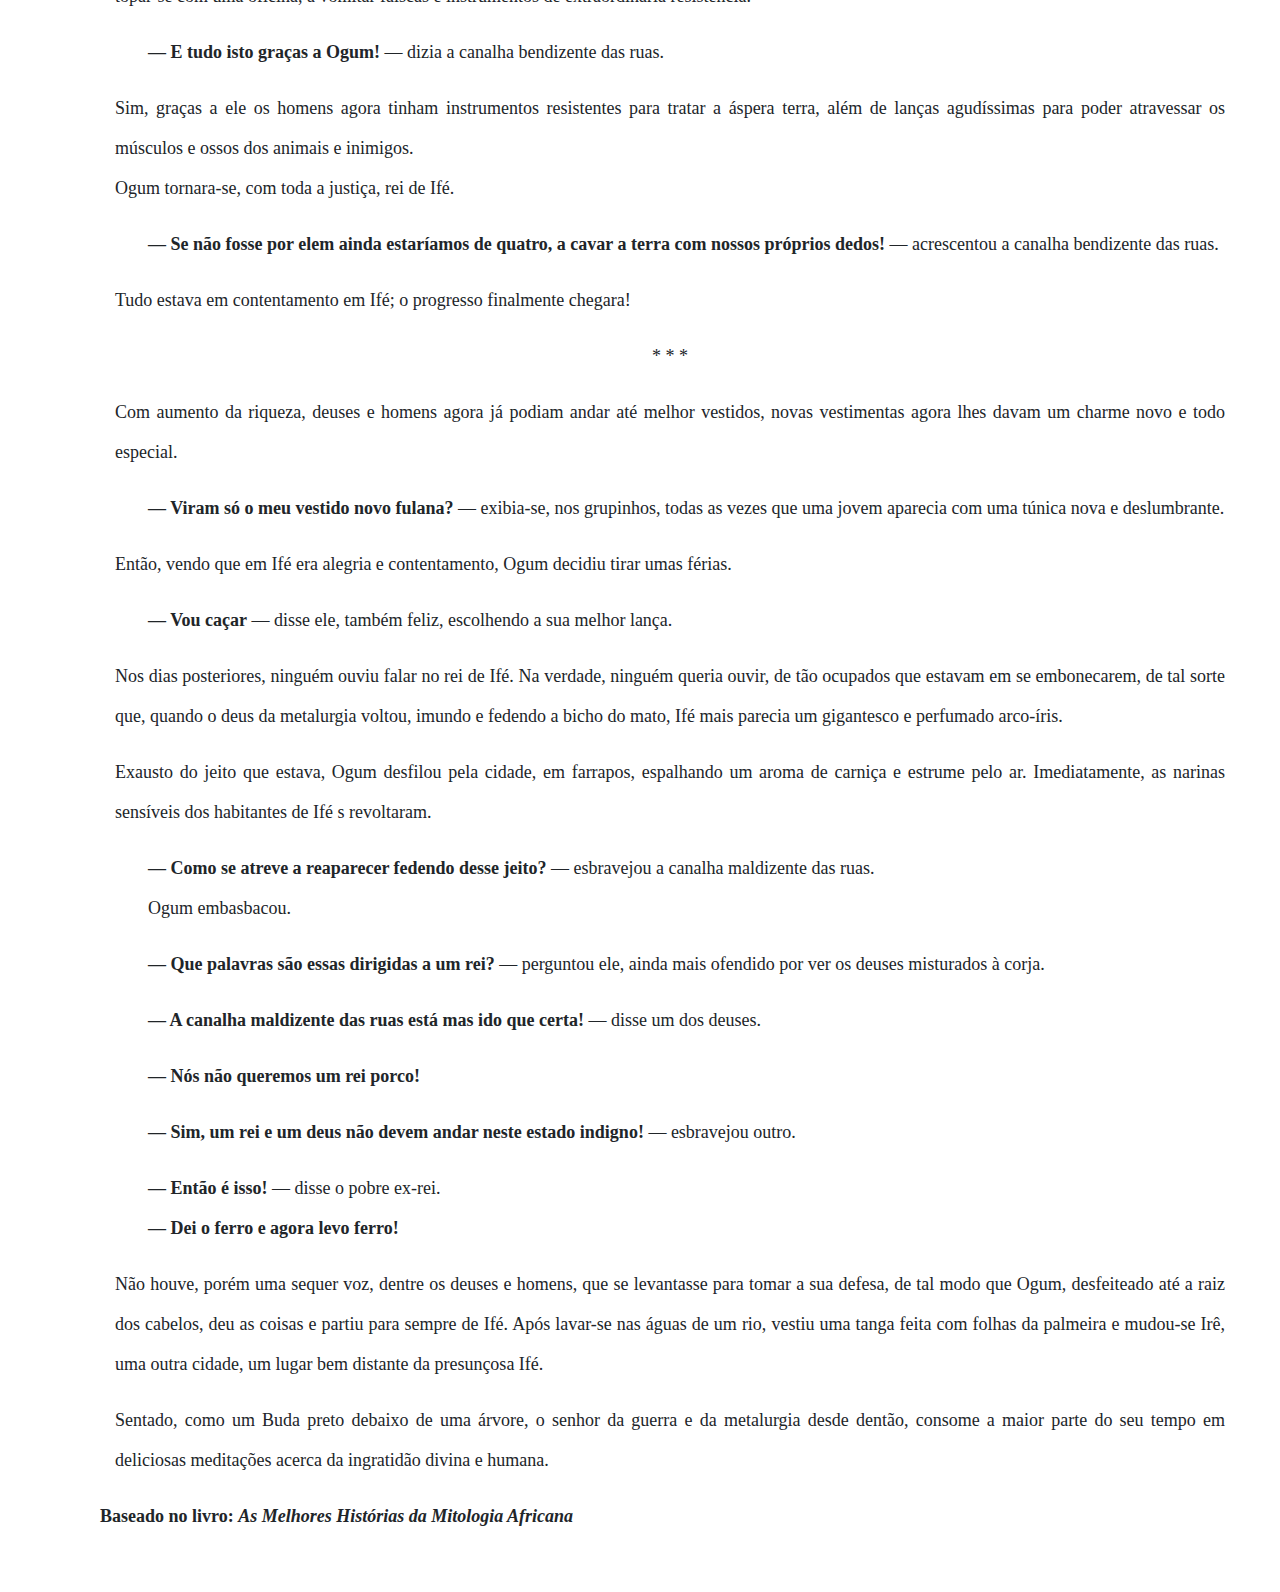
<file: Ogum.html>
<!DOCTYPE html>
<html>

<head>
    <meta http-equiv="Content-Type" content="text/html; charset=utf-8" />
    <meta name="description" content="Também conhecido como Ologum, Ogoun,
    Gu, Ogun , Oggún, Ogulê (em iorubá: Ògún), Ogum é o orixá ferreiro, senhor da guerra, do ferro, da
    agricultura, tecnologia, da coragem e o protetor dos templos. O próprio Ogum forjava suas
    ferramentas, tanto para a agricultura e caça, como também para a guerra.">
    <meta name="keywords" content="Ogum, Orixás, O que são orixás?">
    <meta name="author" content="Bernardo Pereira, Guilherme Santos, Joel da Silva, Júlio">
    <meta name="viewport" content="width=device-width, initial-scale=1.0">
    <link rel="shortcut icon" href="assets/img/logo-mobile-vermelho.png" type="image/x-png">
    <title>Ogum</title>

    <!-- CSS do Bootstrap -->
    <link rel="stylesheet" href="assets/Estilos/node_modules/bootstrap/compiler/bootstrap.css">
    <!-- CSS PADRÃO -->
    <link rel="stylesheet" href="assets/Estilos/style_padrao.css">
    <!-- CSS ORIXÁS -->
    <link rel="stylesheet" href="assets/Estilos/style_orixas.css">
    <!-- Fonte Awesome -->
    <link rel="stylesheet" href="assets/Estilos/node_modules/fontawesome-free-5.2.0/css/all.css">

    <!-- Global site tag (gtag.js) - Google Analytics -->
    <script async src="https://www.googletagmanager.com/gtag/js?id=UA-130651800-1"></script>
    <script>
        window.dataLayer = window.dataLayer || [];
        function gtag() { dataLayer.push(arguments); }
        gtag('js', new Date());

        gtag('config', 'UA-130651800-1');
    </script>
</head>

<body>

    <!-- HEADER - Menu -->
    <header>
        <a href="index.html"><img class="logo_Desk" src="assets/img/logo_desk_vermelho_pagina.svg" alt=""></a>
        <a href="index.html"><img class="logo_Mob" src="assets/img/logo-mobile-vermelho.svg" alt=""></a>

        <nav class="font-weight-bold">
            <ul>
                <li><a href="Mitologia.html">Mitologia</a></li>
                <li><a href="Cultura.html">Iorubá</a></li>
                <li><a href="Orixas.html" class="active">Orixás</a></li>
                <li><a href="Sobre.html">Sobre</a></li>
                <li><a href="Contato.html">Contato</a></li>
            </ul>
        </nav>

        <!--Botão Menu Mobile-->
        <div class="menu-toggle">
            <span></span>
            <span></span>
            <span></span>
            <span></span>
            <span></span>
            <span></span>
        </div>

    </header>

    <div class="wrapper">

        <nav id="sidebar" class="active">

            <div class="sidebar-header text-center">

                <button type="button" id="sidebarCollapse" class="navbar-btn active">
                    <span></span>
                    <span></span>
                    <span></span>
                </button>

            </div>

            <ul class="list-unstyled components">

                <li>
                    <a href="Exu.html">
                        <img class="Icons" src="assets/img/Icones_Orixas/Tridente-Exu.png">
                        <p>Exu</p>
                    </a>
                </li>

                <li>
                    <a href="Iansa.html">
                        <img class="Icons" src="assets/img/Icones_Orixas/Trovao-Iansa.png">
                        <p>Iansã</p>
                    </a>
                </li>

                <li>
                    <a href="Iemanja.html">
                        <img class="Icons" src="assets/img/Icones_Orixas/Estrela-Iemanja.png">
                        <p>Iemanjá</p>
                    </a>
                </li>

                <li  class="active">
                    <a href="Ogum.html">
                        <img class="Icons" src="assets/img/Icones_Orixas/Espadas-Ogum.png">
                        <p>Ogum</p>
                    </a>
                </li>

                <li>
                    <a href="Oxala.html">
                        <img class="Icons" src="assets/img/Icones_Orixas/Pomba-Oxala.png">
                        <p>Oxalá</p>
                    </a>
                </li>

                <li>
                    <a href="Oxum.html">
                        <img class="Icons" src="assets/img/Icones_Orixas/Espelho-Oxum.png">
                        <p>Oxum</p>
                    </a>
                </li>

                <li>
                    <a href="Xango.html">
                        <img class="Icons" src="assets/img/Icones_Orixas/Machado-Xango.png">
                        <p>Xangô</p>
                    </a>
                </li>

                <li>
                    <a href="Outros_Orixas.html">
                        <img class="Icons" src="assets/img/Icones_Orixas/Mais.png">
                        <p>Orixás</p>
                    </a>
                </li>

            </ul>

        </nav>

        <div id="bolinha">
            <img src="assets/img/Botão2.png">
        </div>
		
		<div id="bolinha2">
		<img src="assets/img/Botão1.png">
		</div>

        <div id="menu_bolinha">
            <ul>
                <li>
                    <a href="Exu.html">
                        <img class="Icons" src="assets/img/Icones_Orixas/Tridente-Exu.png">
                        <p>Exu</p>
                    </a>
                </li>

                <li>
                    <a href="Orixas-Iansa.html">
                        <img class="Icons" src="assets/img/Icones_Orixas/Trovao-Iansa.png">
                        <p>Iansã</p>
                    </a>
                </li>

                <li>
                    <a href="Iemanja.html">
                        <img class="Icons" src="assets/img/Icones_Orixas/Estrela-Iemanja.png">
                        <p>Iemanjá</p>
                    </a>
                </li>

                <li>
                    <a href="Ogum.html">
                        <img class="Icons" src="assets/img/Icones_Orixas/Espadas-Ogum.png">
                        <p>Ogum</p>
                    </a>
                </li>

                <li>
                    <a href="Oxala.html">
                        <img class="Icons" src="assets/img/Icones_Orixas/Pomba-Oxala.png">
                        <p>Oxalá</p>
                    </a>
                </li>

                <li>
                    <a href="Oxum.html">
                        <img class="Icons" src="assets/img/Icones_Orixas/Espelho-Oxum.png">
                        <p>Oxum</p>
                    </a>
                </li>

                <li>
                    <a href="#">
                        <img class="Icons" src="assets/img/Icones_Orixas/Machado-Xango.png">
                        <p>Xangô</p>
                    </a>
                </li>

                <li>
                    <a href="Outros_Orixas.html">
                        <img class="Icons" src="assets/img/Icones_Orixas/Mais.png">
                        <p>Orixás</p>
                    </a>
                </li>

            </ul>
        </div>

        <!-- Conteúdo -->

        <div id="content" class="active">

            <h1 class="text-center my-3 Titulo">Ogum</h1>

            <div class="col-12 media align-items-center flex-column flex-md-row">

                <img class="Desenhos" src="assets/img/ogum.png">

                <p class="p_dest text-justify texto media-body orixa_descricao">Também conhecido como Ologum, Ogoun,
                    Gu, Ogun , Oggún, Ogulê (em iorubá: Ògún), Ogum é o orixá ferreiro, senhor da guerra, do ferro, da
                    agricultura, tecnologia, da coragem e o protetor dos templos. O próprio Ogum forjava suas
                    ferramentas, tanto para a agricultura e caça, como também para a guerra. Ogum é considerado o
                    principal orixá a descer do Orun (céu) para o Aiye (Terra) após a criação, um dos semideuses que
                    visava uma futura vida humana. Em comemoração a tal acontecimento, um de seus vários nomes é Oriki
                    ou Osin Imole,que possui o significado de “primeiro orixá a vir para a Terra”. Ogum provavelmente
                    foi a primeira divindade cultuada pelos povos iorubá da África Ocidental. Acredita-se que ele tenha
                    "wo ile sun", que significa “afundar na terra e não morrer”, em um lugar chamado ‘Ire-Ekiti’.</p>

            </div>

            <div class="col-12 media align-items-center flex-column flex-md-row">
                <p class="p_dest text-justify texto media-body">Ogum era um guerreiro que brigava
                    constantemente contra os reinos vizinhos. Dessas expedições, ele costumava trazer sempre um rico
                    espólio e numerosos escravos. Guerreou contra a cidade de Ará e a destruiu. Ogum saqueou e devastou
                    muitos outros estados e apossou-se de uma cidade chamada Iré, matou o rei, ao aí instalou seu
                    próprio filho no trono antes de regressar glorioso, utilizando ele o mesmo título de Oníìré, “Rei
                    de Irê”. </p>
            </div>

            <div class="line"></div>

            <h1 class="Subtitulo mb-3 text-center">Diferentes Mitologias</h1>

            <div class="col-12 media align-items-center flex-column flex-lg-row">
                <p class="text-justify texto">Tradicionalmente um guerreiro, Ogum é visto como um divindade poderosa
                    dos trabalhos em metal e senhor da guerra, semelhante a Ares na mitologia grega e Genesha na
                    mitologia hindu. Ogum é poderoso e triunfal, no entanto, também exibe a raiva e a destrutividade de
                    um guerreiro cuja força e violência podem virar contra a comunidade que ele serve. É através da
                    magia e da profecia que ele dá a força, e é procurado para ajudar pessoas a obter mais um governo
                    que dê resposta às suas necessidades.
                    <br><b>Curiosidade:</b> No livro Mayombe do escritor Pepetela, Ogum chega a ser comparado com o
                    Prometeu:
                </p>
            </div>

            <p class="text-center texto font-italic">“Aos guerrilheiros do Mayombe, que ousaram desafiar os deuses <br>abrindo
                um caminho na floresta obscura, vou contar <br> a história de Ogun, o Prometeu africano.”</p>
            <p class="text-right texto font-italic">— Pepetela (Mayombe - 1980)</p>

            <div class="line"></div>

            <h1 class="Subtitulo mb-3 text-center">Mito: Ogum dá ferro aos deuses</h1>

            <div class="col-12 media align-items-center flex-column flex-lg-row">
                <p class="text-justify texto">Ogum é um dos deuses mais importantes do extraordinário panteão dos
                    deuses africanos. A história a seguir, além de contar como Ogum deu aos deuses e aos homens o
                    conhecimento do ferro, também é relato de uma espantosa ingratidão.
                </p>
            </div>

            <div class="col-12 media align-items-center flex-column flex-lg-row">
                <p class="text-justify texto">Estamos na cidade nigeriana de Ifé. Homens e deuses labutam o sob o sol
                    inclemente da África. Para lá e para cá, eles andam, com seus rostos demasiadamente suados a
                    luzirem como pequenos sóis negros. Às vezes, um camelo morria de insolação. Nuvens amarelas de pó
                    rodopiam ao redor da sua carcaça em redemoinhos sinistros.
                </p>
            </div>

            <div class="col-12 media align-items-center flex-column flex-lg-row">
                <p class="text-justify texto">A vida nunca fora tão dura em Ifé. A seca intensa tornou o trabalho na
                    agricultura uma provação odiosa.
                </p>
            </div>

            <p class="texto frases"><b>— Droga de instrumento!</b> - disse um dos deuses, lançando fora uma pá de
                madeira quebrada.</p>
            <p class="texto frases"><b>— Com este solo cada vez mais seco e gretado, acaba sendo quase impossível arar
                    a terra!</b> - diz o outro, com o seu arado de pedra lascado.</p>

            <div class="col-12 media align-items-center flex-column flex-lg-row">
                <p class="text-justify texto">Não existe um único instrumento que preste em toda a cidade. Na verdade
                    há alguns instrumentos de metal, mas um metal tão ordinário que o melhor mesmo é continuar a
                    valer-se da madeira ou da pedra.
                </p>
            </div>

            <p class="texto frases"><b>— Só com muita fé mesmo para viver em Ife!</b> — colocavam a maldizer as vozes.</p>

            <p class="texto frases"><b>— Deixem comigo!</b> — Disse Ossaim, o deus da medicina, prontificando-se.</p>

            <div class="col-12 media align-items-center flex-column flex-lg-row">
                <p class="texto text-justify">Os demais entreolharam-se, altamente descrentes.</p>
            </div>

            <p class="texto frases"><b>— O que um deus da medicina entende de plantação?</b> — perguntaram.</p>

            <div class="col-12 media align-items-center flex-column flex-lg-row">
                <p class="texto text-justify">Ossaim, porém, tomou seu facão de pedra e foi confiante para o mato.
                    <br>Não dá outra. Dali a pouco retornou só com o cabo nas mãos. Um coro de risinhos fungados cicia
                    no ar.
                    <br>É a minha vez, Xangô prontificou-se a limpar o terreno.
                </p>
            </div>

            <p class="texto frases"><b>— Vou mostrar-lhes como se faz! Idiotas!</b></p>

            <div class="col-12 media align-items-center flex-column flex-lg-row">
                <p class="texto text-justify">Xangô saiu e não demorou muito para voltar com o facão de metal mole todo
                    retorcido.
                    <br>E assim foram e voltaram todos os deuses, com um sorrio amarelo no rosto e um instrumento
                    quebrado nas mãos O fracasso instaurara definitivamente o caos entre eles.
                </p>
            </div>

            <p class="texto frases"><b>— Faça alguma coisa, Oxalá!</b> – clamaram todos ao velho deus, que permaneceu
                alheio tudo. </p>

            <p class="texto frases"><b>— Não me aborreçam!</b> — disse ele.</p>

            <div class="col-12 media align-items-center flex-column flex-lg-row">
                <p class="texto text-justify">Ogum, entretanto, assistiu a toda confusão com um sorriso de piedade nos
                    lábios. Assim que a discussão esquentara de verdade, ele ergue sua estatura colossal de ébano e,
                    sem dizer uma palavra, rumou para o terreno.</p>
            </div>

            <p class="texto frases"><b>— Não perca seu tempo!</b> — disse-lhe alguém, mas o deus já tinha se retirado.</p>

            <div class="col-12 media align-items-center flex-column flex-lg-row">
                <p class="texto text-justify">Em sua mão reluzia um machado e, na ponte deste, uma lâmina de um brilho
                    ofuscante. </p>
            </div>

            <p class="texto text-center">* * *</p>

            <div class="col-12 media align-items-center flex-column flex-lg-row">
                <p class="texto text-justify">Durante todo o restante do dia, ouviram-se retinir o machado de Ogum, a
                    devastar o terreno. Imensas árvores tombaram de minuto a minuto, numa época em que desmatamento era
                    virtude.</p>
            </div>

            <p class="texto frases"><b>— 328!</b> — dizem os deuses, assombrados, embora ainda haja quem duvidasse do
                triunfo de Ogum.</p>

            <p class="texto frases"><b>— Logo, logo ele volta cm o machadinho em pedaços!</b> — disse o debochado.</p>

            <div class="col-12 media align-items-center flex-column flex-lg-row">
                <p class="texto text-justify">Mas ele não voltou com o machadinho em pedaços. Ao contrário, aumentaram
                    ainda mais os estrondos das árvores assassinadas.</p>
            </div>

            <p class="texto frases"><b>— 329!</b></p>

            <div class="col-12 media align-items-center flex-column flex-lg-row">
                <p class="texto text-justify">A devastação prosseguiu durante a noite inteira. Ogum, à luz do lua
                    criada por Iemanjá, limpou todo o terreno e só ao amanhecer retornou a Ifé. Seu corpo lavado de
                    suor brilhava tanto quanto ao gume intocado do seu machado.</p>
            </div>

            <p class="texto frases"><b>— Conseguiu?</b> — perguntou o vexado Ossaim, pela boca do seu duende pernalta.</p>

            <p class="texto frases"><b>— Vão e vejam</b> — respondeu ele, erguendo com um único braço uma bilha enorme
                de água.</p>

            <div class="col-12 media align-items-center flex-column flex-lg-row">
                <p class="texto text-justify">Os deuses vão e deparam-se com o terreno interamente limpo.</p>
            </div>

            <p class="texto frases"><b>— É o tal machado</b> — diz Oxóssi, o deus da caça.</p>

            <div class="col-12 media align-items-center flex-column flex-lg-row">
                <p class="texto text-justify">Logo estavam todos ao redor de Ogum, admirando o brilho e a dureza da
                    lâmina do seu machado.</p>
            </div>

            <p class="texto frases"><b>— Como conseguiu fazer uma lâmina tão rija?</b> — perguntaram os deuses.</p>

            <p class="texto frases"><b>— É um segredo que Orunmilá me ensinou</b> — respondeu o deus laconicamente.
                <br>(Orunmilá é o arqui-sábio deus dos oráculos, repositório inesgotável de segredos e mandingas).</p>

            <div class="col-12 media align-items-center flex-column flex-lg-row">
                <p class="texto texrt-justify">Mas os deuses querem, por todos os modos, saber.</p>
            </div>

            <p class="texto frases"><b>— Pelo amor de nós, nos ensine fabricar ferro!</b></p>

            <div class="col-12 media align-items-center flex-column flex-lg-row">
                <p class="texto text-justify">Ogum porém reluta, dizendo que Orunmilá lhe pediu segredo.</p>
            </div>

            <p class="texto frases"><b>— Segredo!</b> — exclamou Xangô <b>— E vamos morrer à míngua por causa de
                    segredinhos? </b></p>

            <div class="col-12 media align-items-center flex-column flex-lg-row">
                <p class="texto text-justify">Não, não é nada justo que tal aconteça. Foi quando compreenderam que é
                    chegada a hora de negociar.</p>
            </div>

            <p class="texto frases"><b>— O que você quer Ogum egoísta, para nos revelar o segredo do ferro?</b> —
                perguntou alguém.</p>

            <div class="col-12 media align-items-center flex-column flex-lg-row">
                <p class="texto text-justify">O deus silencia. Seu silêncio é a resposta suficiente.</p>
            </div>

            <p class="texto frases"><b>— Está bem, você será nosso rei!</b> — dizem todos os estômagos, a tinirem de
                fome.</p>

            <div class="col-12 media align-items-center flex-column flex-lg-row">
                <p class="texto text-justify">Diante disso, Ogum aceita revelar o seu maravilhoso segredo.</p>
            </div>

            <p class="texto frases"><b>— Viva! </b> — exclamaram todos, em coro.</p>

            <p class="texto frases"><b>— Desta vez Ifé vai tirar o pé do esterco!</b></p>

            <div class="col-12 media align-items-center flex-column flex-lg-row">
                <p class="texto text-justify">E tirou mesmo.
                    <br>Ifé passou a ser duas: antes do ferro e depois do ferro.
                    <br>Antes do ferro, Ifé era o fim-do-mundo. Com o advento do ferro, Ifé passou a prosperar a olhos
                    vistos. Não se andavam trinta passos pela cidade sem topar-se com uma oficina, a vomitar faíscas e
                    instrumentos de extraordinária resistência.
                </p>
            </div>

            <p class="texto frases"><b>— E tudo isto graças a Ogum!</b> — dizia a canalha bendizente das ruas.</p>

            <div class="col-12 media align-items-center flex-column flex-lg-row">
                <p class="texto text-justify">Sim, graças a ele os homens agora tinham instrumentos resistentes para
                    tratar a áspera terra, além de lanças agudíssimas para poder atravessar os músculos e ossos dos
                    animais e inimigos.
                    <br>Ogum tornara-se, com toda a justiça, rei de Ifé.
                </p>
            </div>

            <p class="texto frases"><b>— Se não fosse por elem ainda estaríamos de quatro, a cavar a terra com nossos
                    próprios dedos!</b> — acrescentou a canalha bendizente das ruas.

                <div class="col-12 media align-items-center flex-column flex-lg-row">
                    <p class="texto text-justify">Tudo estava em contentamento em Ifé; o progresso finalmente chegara!</p>
                </div>

                <p class="texto text-center">* * *</p>

                <div class="col-12 media align-items-center flex-column flex-lg-row">
                    <p class="texto text-justify">Com aumento da riqueza, deuses e homens agora já podiam andar até
                        melhor vestidos, novas vestimentas agora lhes davam um charme novo e todo especial.</p>
                </div>

                <p class="texto frases"><b>— Viram só o meu vestido novo fulana?</b> — exibia-se, nos grupinhos, todas
                    as vezes que uma jovem aparecia com uma túnica nova e deslumbrante.</p>

                <div class="col-12 media align-items-center flex-column flex-lg-row">
                    <p class="texto text-justify">Então, vendo que em Ifé era alegria e contentamento, Ogum decidiu
                        tirar umas férias.</p>
                </div>

                <p class="texto frases"><b>— Vou caçar</b> — disse ele, também feliz, escolhendo a sua melhor lança.</p>

                <div class="col-12 media align-items-center flex-column flex-lg-row">
                    <p class="texto text-justify">Nos dias posteriores, ninguém ouviu falar no rei de Ifé. Na verdade,
                        ninguém queria ouvir, de tão ocupados que estavam em se embonecarem, de tal sorte que, quando o
                        deus da metalurgia voltou, imundo e fedendo a bicho do mato, Ifé mais parecia um gigantesco e
                        perfumado arco-íris.</p>
                </div>

                <div class="col-12 media align-items-center flex-column flex-lg-row">
                    <p class="texto text-justify">Exausto do jeito que estava, Ogum desfilou pela cidade, em farrapos,
                        espalhando um aroma de carniça e estrume pelo ar. Imediatamente, as narinas sensíveis dos
                        habitantes de Ifé s revoltaram.</p>
                </div>

                <p class="texto frases"><b>— Como se atreve a reaparecer fedendo desse jeito?</b> — esbravejou a
                    canalha maldizente das ruas.
                    <br>Ogum embasbacou.</p>

                <p class="texto frases"><b>— Que palavras são essas dirigidas a um rei?</b> — perguntou ele, ainda mais
                    ofendido por ver os deuses misturados à corja. </p>

                <p class="texto frases"><b>— A canalha maldizente das ruas está mas ido que certa!</b> — disse um dos
                    deuses.</p>

                <p class="texto frases"><b>— Nós não queremos um rei porco!</b></p>

                <p class="texto frases"><b>— Sim, um rei e um deus não devem andar neste estado indigno!</b> —
                    esbravejou outro.</p>

                <p class="texto frases"><b>— Então é isso!</b> — disse o pobre ex-rei.
                    <br><b>— Dei o ferro e agora levo ferro!</b></p>

                <div class="col-12 media align-items-center flex-column flex-lg-row">
                    <p class="texto text-justify">Não houve, porém uma sequer voz, dentre os deuses e homens, que se
                        levantasse para tomar a sua defesa, de tal modo que Ogum, desfeiteado até a raiz dos cabelos,
                        deu as coisas e partiu para sempre de Ifé. Após lavar-se nas águas de um rio, vestiu uma tanga
                        feita com folhas da palmeira e mudou-se Irê, uma outra cidade, um lugar bem distante da
                        presunçosa Ifé.</p>
                </div>

                <div class="col-12 media align-items-center flex-column flex-lg-row">
                    <p class="texto text-justify">Sentado, como um Buda preto debaixo de uma árvore, o senhor da guerra
                        e da metalurgia desde dentão, consome a maior parte do seu tempo em deliciosas meditações
                        acerca da ingratidão divina e humana.</p>
                </div>

                <p class="texto text-left"><b>Baseado no livro:</b> <b><i>As Melhores Histórias da Mitologia Africana</i></b>
                </p>

        </div>

    </div>

    <!-- Animação do Scroll (Conteúdo surgindo) -->
    <script type="text/javascript" src="assets/Estilos/js/jquery-3.1.1.min.js"></script>
    <script type="text/javascript" src="assets/Estilos/js/app.js"></script>


    <!-- JavaScript e Jquery -->
    <script src="assets/Estilos/node_modules/jquery/dist/jquery.js"></script>
    <script src="assets/Estilos/node_modules/popper.js/dist/popper.js"></script>
    <script src="assets/Estilos/node_modules/bootstrap/dist/js/bootstrap.js"></script>

    <!-- Menu Toggle - Transformação do conteúdo -->
    <script type="text/javascript">
        $(document).ready(function () {
            $('#sidebarCollapse').on('click', function () {
                $('#sidebar, #content').toggleClass('active');
                $(this).toggleClass('active');
            });
        });
    </script>

    <!-- Menu Toggle do Mobile - Fazer os dois ícones abrir o menu lateral -->
    <script type="text/javascript">
        $(document).ready(function () {
            $('#bolinha2, #bolinha').on('click', function () {
                $('#menu_bolinha').toggleClass('active');
                $(this).toggleClass('active');
            });
        });
    </script>

    <!-- Menu Toggle do Mobile - Fazer alternar o "X" e o ícone da África -->
    <script type="text/javascript">
        $(document).ready(function () {
            $('#bolinha2, #bolinha').on('click', function () {
                $('#bolinha2').toggleClass('active');
                $('#bolinha').toggleClass('active');
                $(this).toggleClass('active');
            });
        });
    </script>

    <!-- Menu responsivo -->
    <script type="text/javascript">
        $(document).ready(function () {
            $("#sidebar").mCustomScrollbar({
                theme: "minimal"
            });

            $('#sidebarCollapse').on('click', function () {
                $('#sidebar, #content').toggleClass('active');
                $('.collapse.in').toggleClass('in');
                $('a[aria-expanded=true]').attr('aria-expanded', 'false');
            });
        });
    </script>


    <!--Script Menu-Toggle [Header]-->
    <script type="text/javascript">
        $(document).ready(function () {
            $('.menu-toggle').click(function () {
                $('.menu-toggle').toggleClass('active')
            })
        })
    </script>

    <!--Script Menu-Toggle [Nav]-->
    <script type="text/javascript">
        $(document).ready(function () {
            $('.menu-toggle').click(function () {
                $('nav').toggleClass('active')
            })
        })
    </script>

</body>

</html>
</file>
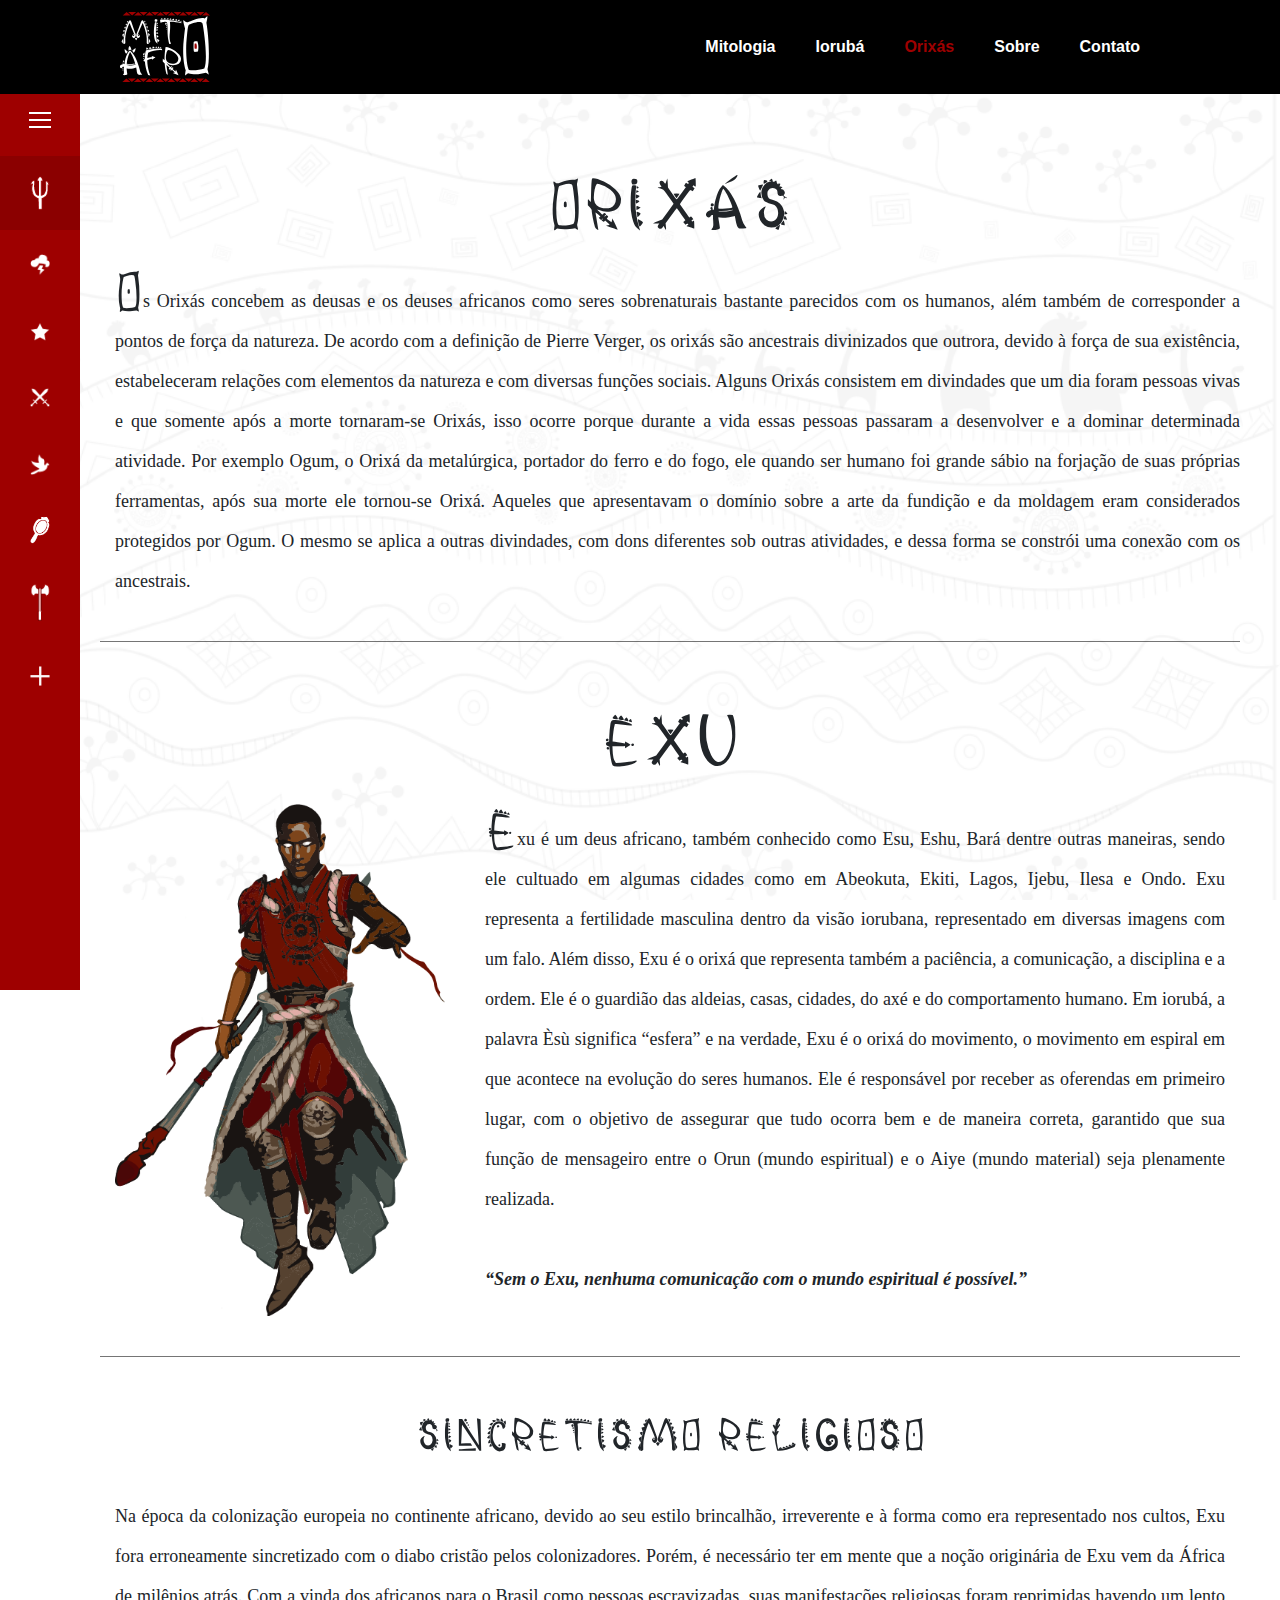
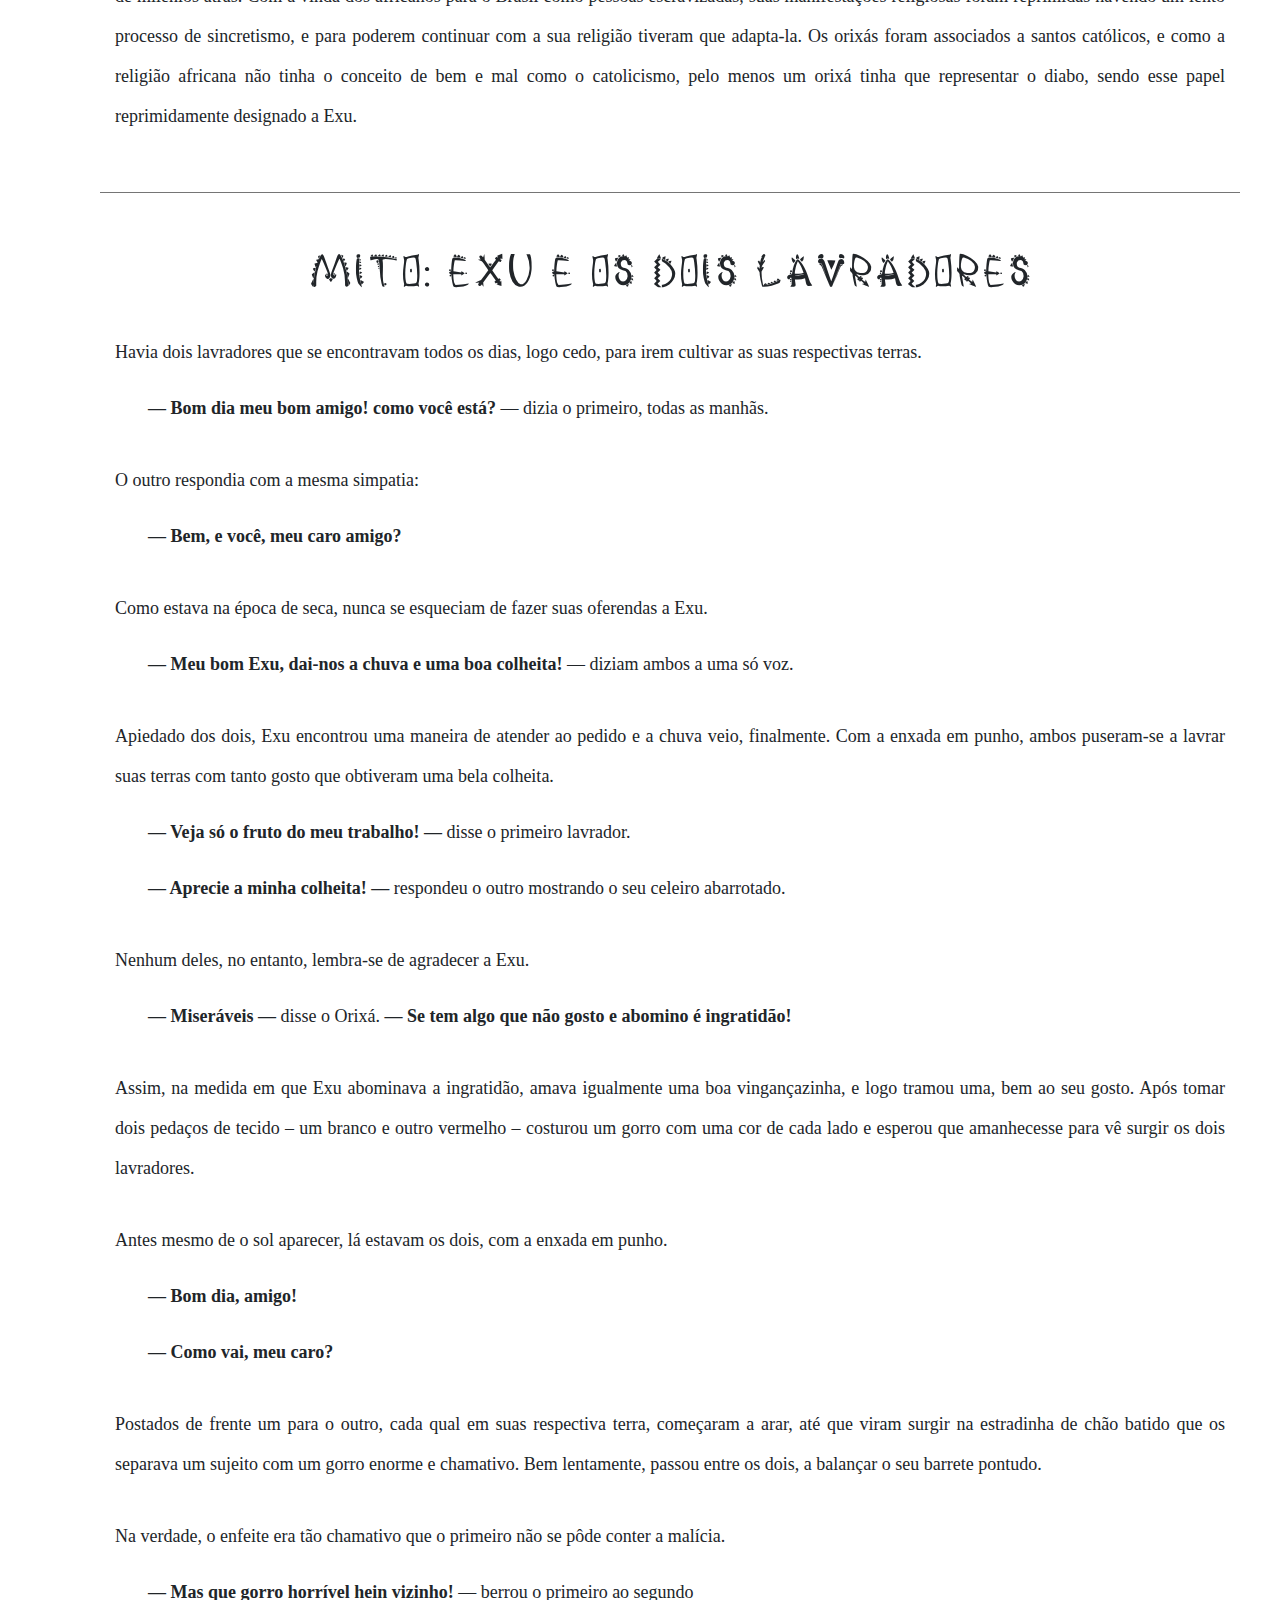
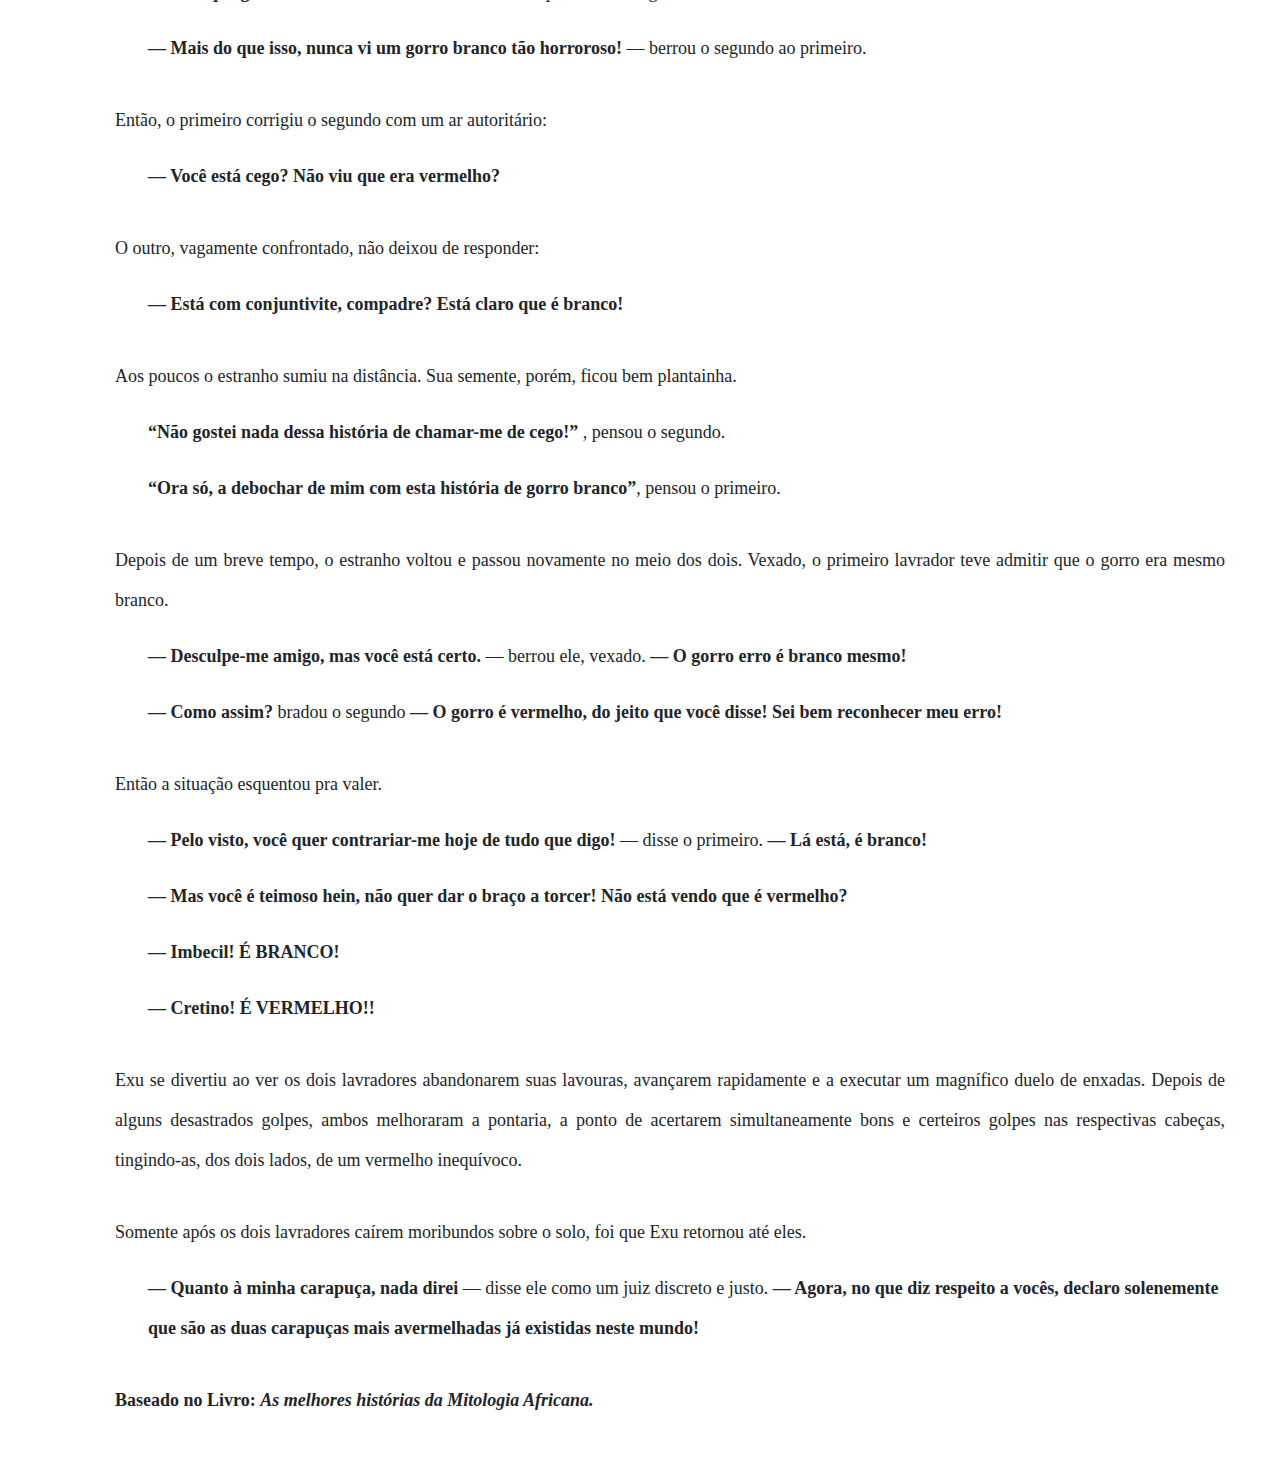
<file: Orixas.html>
<!DOCTYPE html>
<html>

<head>
    <meta http-equiv="Content-Type" content="text/html; charset=utf-8" />
    <meta name="description" content="Os Orixás concebem as deusas e os deuses africanos como seres
    sobrenaturais bastante parecidos com os humanos, além também de corresponder a pontos de força da
    natureza. De acordo com a definição de Pierre Verger, os orixás são ancestrais divinizados que outrora,
    devido à força de sua existência, estabeleceram relações com elementos da natureza e com diversas
    funções sociais.">
    <meta name="keywords" content="Mitologia Africana, Orixás, O que são orixás?">
    <meta name="author" content="Bernardo Pereira, Guilherme Santos, Joel da Silva, Júlio">
    <meta name="viewport" content="width=device-width, initial-scale=1.0">
    <link rel="shortcut icon" href="assets/img/logo-mobile-vermelho.png" type="image/x-png">
    <title>Exu</title>

    <!-- CSS BOOTSTRAP -->
    <link rel="stylesheet" href="assets/Estilos/node_modules/bootstrap/compiler/bootstrap.css">
    <!-- CSS PADRÃO -->
    <link rel="stylesheet" href="assets/Estilos/style_padrao.css">
    <!-- CSS ORIXÁS -->
    <link rel="stylesheet" href="assets/Estilos/style_orixas.css">
    <!-- Fonte Awesome -->
    <link rel="stylesheet" href="assets/Estilos/node_modules/fontawesome-free-5.2.0/css/all.css">

    <!-- Global site tag (gtag.js) - Google Analytics -->
    <script async src="https://www.googletagmanager.com/gtag/js?id=UA-130651800-1"></script>
    <script>
        window.dataLayer = window.dataLayer || [];
        function gtag() { dataLayer.push(arguments); }
        gtag('js', new Date());

        gtag('config', 'UA-130651800-1');
    </script>
</head>

<body>

    <!-- HEADER - Menu -->
    <header>
        <a href="index.html"><img class="logo_Desk" src="assets/img/logo_desk_vermelho_pagina.svg" alt=""></a>
        <a href="index.html"><img class="logo_Mob" src="assets/img/logo-mobile-vermelho.svg" alt=""></a>

        <nav class="font-weight-bold">
            <ul>
                <li><a href="Mitologia.html">Mitologia</a></li>
                <li><a href="Cultura.html">Iorubá</a></li>
                <li><a href="Orixas.html" class="active">Orixás</a></li>
                <li><a href="Sobre.html">Sobre</a></li>
                <li><a href="Contato.html">Contato</a></li>
            </ul>
        </nav>

        <!--Botão Menu Mobile-->
        <div class="menu-toggle">
            <span></span>
            <span></span>
            <span></span>
            <span></span>
            <span></span>
            <span></span>
        </div>
    </header>

    <div class="wrapper">

        <nav id="sidebar" class="active">

            <div class="sidebar-header text-center">

                <button type="button" id="sidebarCollapse" class="navbar-btn active">
                    <span></span>
                    <span></span>
                    <span></span>
                </button>

            </div>

            <ul class="list-unstyled components">

                <li class="active">
                    <a href="Exu.html">
                        <img class="Icons" src="assets/img/Icones_Orixas/Tridente-Exu.png">
                        <p>Exu</p>
                    </a>
                </li>

                <li>
                    <a href="Iansa.html">
                        <img class="Icons" src="assets/img/Icones_Orixas/Trovao-Iansa.png">
                        <p>Iansã</p>
                    </a>
                </li>

                <li>
                    <a href="Iemanja.html">
                        <img class="Icons" src="assets/img/Icones_Orixas/Estrela-Iemanja.png">
                        <p>Iemanjá</p>
                    </a>
                </li>

                <li>
                    <a href="Ogum.html">
                        <img class="Icons" src="assets/img/Icones_Orixas/Espadas-Ogum.png">
                        <p>Ogum</p>
                    </a>
                </li>

                <li>
                    <a href="Oxala.html">
                        <img class="Icons" src="assets/img/Icones_Orixas/Pomba-Oxala.png">
                        <p>Oxalá</p>
                    </a>
                </li>

                <li>
                    <a href="Oxum.html">
                        <img class="Icons" src="assets/img/Icones_Orixas/Espelho-Oxum.png">
                        <p>Oxum</p>
                    </a>
                </li>

                <li>
                        <a href="Xango.html">
                        <img class="Icons" src="assets/img/Icones_Orixas/Machado-Xango.png">
                        <p>Xangô</p>
                    </a>
                </li>
                       
                <li>
                    <a href="Outros_Orixas.html">
                        <img class="Icons" src="assets/img/Icones_Orixas/Mais.png">
                        <p>Orixás</p>
                    </a>
                </li>

            </ul>

        </nav>

        <div id="bolinha">
            <img src="assets/img/Botão2.png">
        </div>
		
		<div id="bolinha2">
		<img src="assets/img/Botão1.png">
		</div>
		
        <div id="menu_bolinha">
            <ul>
                <li>
                    <a href="Exu.html">
                        <img class="Icons" src="assets/img/Icones_Orixas/Tridente-Exu.png">
                        <p>Exu</p>
                    </a>
                </li>

                <li>
                    <a href="Orixas-Iansa.html">
                        <img class="Icons" src="assets/img/Icones_Orixas/Trovao-Iansa.png">
                        <p>Iansã</p>
                    </a>
                </li>

                <li>
                    <a href="Iemanja.html">
                        <img class="Icons" src="assets/img/Icones_Orixas/Estrela-Iemanja.png">
                        <p>Iemanjá</p>
                    </a>
                </li>

                <li>
                    <a href="Ogum.html">
                        <img class="Icons" src="assets/img/Icones_Orixas/Espadas-Ogum.png">
                        <p>Ogum</p>
                    </a>
                </li>

                <li>
                    <a href="Oxala.html">
                        <img class="Icons" src="assets/img/Icones_Orixas/Pomba-Oxala.png">
                        <p>Oxalá</p>
                    </a>
                </li>

                <li>
                    <a href="Oxum.html">
                        <img class="Icons" src="assets/img/Icones_Orixas/Espelho-Oxum.png">
                        <p>Oxum</p>
                    </a>
                </li>

                <li>
                    <a href="#">
                        <img class="Icons" src="assets/img/Icones_Orixas/Machado-Xango.png">
                        <p>Xangô</p>
                    </a>
                </li>

                <li>
                    <a href="Outros_Orixas.html">
                        <img class="Icons" src="assets/img/Icones_Orixas/Mais.png">
                        <p>Orixás</p>
                    </a>
                </li>

            </ul>
        </div>
        <!-- Conteúdo -->

        <div id="content" class="active">

            <h2 class="text-center my-3 Titulo">Orixás</h2>
            <p class="p_dest text-justify texto intro_orixas">Os Orixás concebem as deusas e os deuses africanos como seres
                sobrenaturais bastante parecidos com os humanos, além também de corresponder a pontos de força da
                natureza. De acordo com a definição de Pierre Verger, os orixás são ancestrais divinizados que outrora,
                devido à força de sua existência, estabeleceram relações com elementos da natureza e com diversas
                funções sociais. Alguns Orixás consistem em divindades que um dia foram pessoas vivas e que somente
                após a
                morte tornaram-se Orixás, isso ocorre porque durante a vida essas pessoas passaram a desenvolver e a
                dominar determinada atividade. Por exemplo Ogum, o Orixá da metalúrgica, portador do ferro e do fogo,
                ele quando ser humano foi grande sábio na forjação de suas próprias ferramentas, após sua morte ele
                tornou-se Orixá. Aqueles que apresentavam o domínio sobre a arte da fundição e da moldagem eram
                considerados protegidos por Ogum. O mesmo se aplica a outras divindades, com dons diferentes sob outras
                atividades, e dessa forma se constrói uma conexão com os ancestrais.</p>

            <div class="line"></div>

            <h1 class="text-center my-3 Titulo">EXU</h1>

            <div class="col-12 media align-items-center flex-column flex-md-row">

                <img class="Desenhos" src="assets/img/Exu.png">

                <p class="p_dest text-justify texto media-body orixa_descricao">Exu é um deus africano, também conhecido 
                    como Esu, Eshu, Bará dentre outras maneiras, sendo ele cultuado em algumas cidades como em Abeokuta, 
                    Ekiti, Lagos, Ijebu, Ilesa e Ondo.
                    Exu representa a fertilidade masculina dentro da visão iorubana, representado em diversas imagens com 
                    um falo. Além disso, Exu é o orixá que representa também a paciência, a comunicação, a disciplina e a 
                    ordem. Ele é o guardião das aldeias, casas, cidades, do axé e do comportamento humano. Em iorubá, a 
                    palavra Èsù significa “esfera” e na verdade, Exu é o orixá do movimento, o movimento em espiral em que 
                    acontece na evolução do seres humanos.  Ele é responsável por receber as oferendas em primeiro lugar, 
                    com o objetivo de assegurar que tudo ocorra bem e de maneira correta, garantido que sua função de 
                    mensageiro entre o Orun (mundo espiritual) e o Aiye (mundo material) seja plenamente realizada.</br>
                    <span class="frase-exu text-left"><i><b>“Sem o Exu, nenhuma comunicação com o mundo espiritual é
                                possível.”</b></i></span>
                </p>

            </div>

            <div class="line"></div>
            <h1 class="Subtitulo mb-3 text-center">Sincretismo Religioso</h1>
            <div class="col-12 media align-items-center flex-column flex-lg-row pt-3">
                <p class="text-justify texto">Na época da colonização europeia no continente africano, devido ao seu estilo 
                    brincalhão, irreverente e à forma como era representado nos cultos, Exu fora erroneamente sincretizado 
                    com o diabo cristão pelos colonizadores. Porém, é necessário ter em mente que a noção originária de Exu 
                    vem da África de milênios atrás. Com a vinda dos africanos para o Brasil como pessoas escravizadas, suas 
                    manifestações religiosas foram reprimidas havendo um lento processo de sincretismo, e para poderem 
                    continuar com a sua religião tiveram que adapta-la. Os orixás foram associados a santos católicos, 
                    e como a religião africana não tinha o conceito de bem e mal como o catolicismo, pelo menos um orixá 
                    tinha que representar o diabo, sendo esse papel reprimidamente designado a Exu.</p>
            </div>

            <div class="line"></div>
            <h2 class="Subtitulo mb-3 text-center">MITO: Exu e os dois lavradores</h2>

            <div class="col-12 media align-items-center flex-column flex-lg-row pt-3">
                <p class="text-justify texto">
                        Havia dois lavradores que se encontravam todos os dias, logo cedo, para irem cultivar as suas respectivas terras.</p>
            </div>

            <p class="texto frases"> <b> — Bom dia meu bom amigo! como você está? </b> — dizia o primeiro, todas as
                manhãs. </p>

            <div class="col-12 media align-items-center flex-column flex-lg-row pt-3">
                <p class="text-justify texto">O outro respondia com a mesma simpatia: </p>
            </div>

            <p class="texto frases"> <b> — Bem, e você, meu caro amigo? </b> </p>

            <div class="col-12 media align-items-center flex-column flex-lg-row pt-3">
                <p class="text-justify texto">Como estava na época de seca, nunca se esqueciam de fazer suas oferendas a Exu. </p>
            </div>

            <p class="texto frases"> <b> — Meu bom Exu, dai-nos a chuva e uma boa colheita! </b> — diziam ambos a uma
                só voz. </p>

            <div class="col-12 media align-items-center flex-column flex-lg-row pt-3">
                <p class="text-justify texto">Apiedado dos dois, Exu encontrou uma maneira de atender ao pedido e a
                    chuva veio, finalmente. Com a enxada em punho, ambos puseram-se a lavrar suas terras com tanto
                    gosto que obtiveram uma bela colheita.</p>
            </div>

            <p class="texto frases"> <b> — Veja só o fruto do meu trabalho! — </b> disse o primeiro lavrador. </p>
            <p class="texto frases"> <b> — Aprecie a minha colheita! — </b> respondeu o outro mostrando o seu celeiro
                abarrotado. </p>


            <div class="col-12 media align-items-center flex-column flex-lg-row pt-3">
                <p class="text-justify texto">Nenhum deles, no entanto, lembra-se de agradecer a Exu. </p>
            </div>

            <p class="texto frases"> <b> — Miseráveis — </b> disse o Orixá. <b> — Se tem algo que não gosto e abomino é
                    ingratidão!</b></p>

            <div class="col-12 media align-items-center flex-column flex-lg-row pt-3">
                <p class="text-justify texto">Assim, na medida em que Exu abominava a ingratidão, amava igualmente uma
                    boa vingançazinha, e logo tramou uma, bem ao seu gosto. Após tomar dois pedaços de tecido – um
                    branco e outro vermelho – costurou um gorro com uma cor de cada lado e esperou que amanhecesse para
                    vê surgir os dois lavradores. </p>
            </div>

            <div class="col-12 media align-items-center flex-column flex-lg-row pt-3">
                <p class="text-justify texto">Antes mesmo de o sol aparecer, lá estavam os dois, com a enxada em punho.</p>
            </div>
            <p class="texto frases"> <b> — Bom dia, amigo! </b></p>
            <p class="texto frases"> <b> — Como vai, meu caro? </b></p>


            <div class="col-12 media align-items-center flex-column flex-lg-row pt-3">
                <p class="text-justify texto">Postados de frente um para o outro, cada qual em suas respectiva terra,
                    começaram a arar, até que viram surgir na estradinha de chão batido que os separava um sujeito com
                    um gorro enorme e chamativo. Bem lentamente, passou entre os dois, a balançar o seu barrete
                    pontudo. </p>
            </div>

            <div class="col-12 media align-items-center flex-column flex-lg-row pt-3">
                <p class="text-justify texto"> Na verdade, o enfeite era tão chamativo que o primeiro não se pôde conter
                    a malícia. </p>
            </div>

            <p class="texto frases"> <b> — Mas que gorro horrível hein vizinho!</b> — berrou o primeiro ao segundo </p>

            <p class="texto frases"> <b> — Mais do que isso, nunca vi um gorro branco tão horroroso! </b> — berrou o
                segundo ao primeiro. </p>

            <div class="col-12 media align-items-center flex-column flex-lg-row pt-3">
                <p class="text-justify texto">Então, o primeiro corrigiu o segundo com um ar autoritário: </p>
            </div>

            <p class="texto frases"> <b> — Você está cego? Não viu que era vermelho? </b> </p>

            <div class="col-12 media align-items-center flex-column flex-lg-row pt-3">
                <p class="text-justify texto"> O outro, vagamente confrontado, não deixou de responder: </p>
            </div>

            <p class="texto frases"><b> — Está com conjuntivite, compadre? Está claro que é branco! </b> </p>

            <div class="col-12 media align-items-center flex-column flex-lg-row pt-3">
                <p class="text-justify texto"> Aos poucos o estranho sumiu na distância. Sua semente, porém, ficou bem
                    plantainha.</p>
            </div>

            <p class="texto frases"> <b> “Não gostei nada dessa história de chamar-me de cego!”</b> , pensou o segundo.</p>

            <p class="texto frases"> <b> “Ora só, a debochar de mim com esta história de gorro branco”</b>, pensou o
                primeiro.</p>


            <div class="col-12 media align-items-center flex-column flex-lg-row pt-3">
                <p class="text-justify texto">Depois de um breve tempo, o estranho voltou e passou novamente no meio
                    dos dois. Vexado, o primeiro lavrador teve admitir que o gorro era mesmo branco. </p>
            </div>

            <p class="texto frases"> <b> — Desculpe-me amigo, mas você está certo. </b> — berrou ele, vexado. <b> — O
                    gorro erro é branco mesmo!</b> </p>

            <p class="texto frases"><b> — Como assim? </b> bradou o segundo <b> — O gorro é vermelho, do jeito que você
                    disse! Sei bem reconhecer meu erro! </b> </p>


            <div class="col-12 media align-items-center flex-column flex-lg-row pt-3">
                <p class="text-justify texto">Então a situação esquentou pra valer. </p>
            </div>

            <p class="texto frases"> <b> — Pelo visto, você quer contrariar-me hoje de tudo que digo! </b> — disse o
                primeiro. <b> — Lá está, é branco!</b> </p>

            <p class="texto frases"> <b> — Mas você é teimoso hein, não quer dar o braço a torcer! Não está vendo que é
                    vermelho? </b> </p>

            <p class="texto frases"> <b> — Imbecil! É BRANCO! </b> </p>

            <p class="texto frases"> <b> — Cretino! É VERMELHO!!</b> </b> </p>

            <div class="col-12 media align-items-center flex-column flex-lg-row pt-3">
                <p class="text-justify texto">Exu se divertiu ao ver os dois lavradores abandonarem suas lavouras,
                    avançarem rapidamente e a executar um magnífico duelo de enxadas. Depois de alguns desastrados
                    golpes, ambos melhoraram a pontaria, a ponto de acertarem simultaneamente bons e certeiros golpes
                    nas respectivas cabeças, tingindo-as, dos dois lados, de um vermelho inequívoco. </p>
            </div>

            <div class="col-12 media align-items-center flex-column flex-lg-row pt-3">
                <p class="text-justify texto">Somente após os dois lavradores caírem moribundos sobre o solo, foi que
                    Exu retornou até eles. </p>
            </div>


            <p class="texto frases"> <b> — Quanto à minha carapuça, nada direi </b> — disse ele como um juiz discreto e
                justo. <b>— Agora, no que diz respeito a vocês, declaro solenemente que são as duas carapuças mais
                    avermelhadas já existidas neste mundo!</b> </p>

            <div class="col-12 media align-items-center flex-column flex-lg-row pt-3">
                <p class="text-left texto"> <b>Baseado no Livro:</b> <b><i>As melhores histórias da Mitologia Africana.
                        </i> </b> </p>
            </div>
        </div>

    </div>

    <!-- Animação do Scroll (Conteúdo surgindo) -->
    <script type="text/javascript" src="assets/Estilos/js/jquery-3.1.1.min.js"></script>
    <script type="text/javascript" src="assets/Estilos/js/app.js"></script>


    <!-- JavaScript e Jquery -->
    <script src="assets/Estilos/node_modules/jquery/dist/jquery.js"></script>
    <script src="assets/Estilos/node_modules/popper.js/dist/popper.js"></script>
    <script src="assets/Estilos/node_modules/bootstrap/dist/js/bootstrap.js"></script>

    <!-- Menu Toggle - Transformação do conteúdo -->
    <script type="text/javascript">
        $(document).ready(function () {
            $('#sidebarCollapse').on('click', function () {
                $('#sidebar, #content').toggleClass('active');
                $(this).toggleClass('active');
            });
        });
    </script>

    <!-- Menu Toggle do Mobile - Fazer os dois ícones abrir o menu lateral -->
    <script type="text/javascript">
        $(document).ready(function () {
            $('#bolinha2, #bolinha').on('click', function () {
                $('#menu_bolinha').toggleClass('active');
                $(this).toggleClass('active');
            });
        });
    </script>

    <!-- Menu Toggle do Mobile - Fazer alternar o "X" e o ícone da África -->
    <script type="text/javascript">
        $(document).ready(function () {
            $('#bolinha2, #bolinha').on('click', function () {
                $('#bolinha2').toggleClass('active');
                $('#bolinha').toggleClass('active');
                $(this).toggleClass('active');
            });
        });
    </script>

    <!-- Menu responsivo -->
    <script type="text/javascript">
        $(document).ready(function () {
            $("#sidebar").mCustomScrollbar({
                theme: "minimal"
            });

            $('#sidebarCollapse').on('click', function () {
                $('#sidebar, #content').toggleClass('active');
                $('.collapse.in').toggleClass('in');
                $('a[aria-expanded=true]').attr('aria-expanded', 'false');
            });
        });
    </script>


    <!--Script Menu-Toggle [Header]-->
    <script type="text/javascript">
        $(document).ready(function () {
            $('.menu-toggle').click(function () {
                $('.menu-toggle').toggleClass('active')
            })
        })
    </script>

    <!--Script Menu-Toggle [Nav]-->
    <script type="text/javascript">
        $(document).ready(function () {
            $('.menu-toggle').click(function () {
                $('nav').toggleClass('active')
            })
        })
    </script>

</body>

</html>
</file>
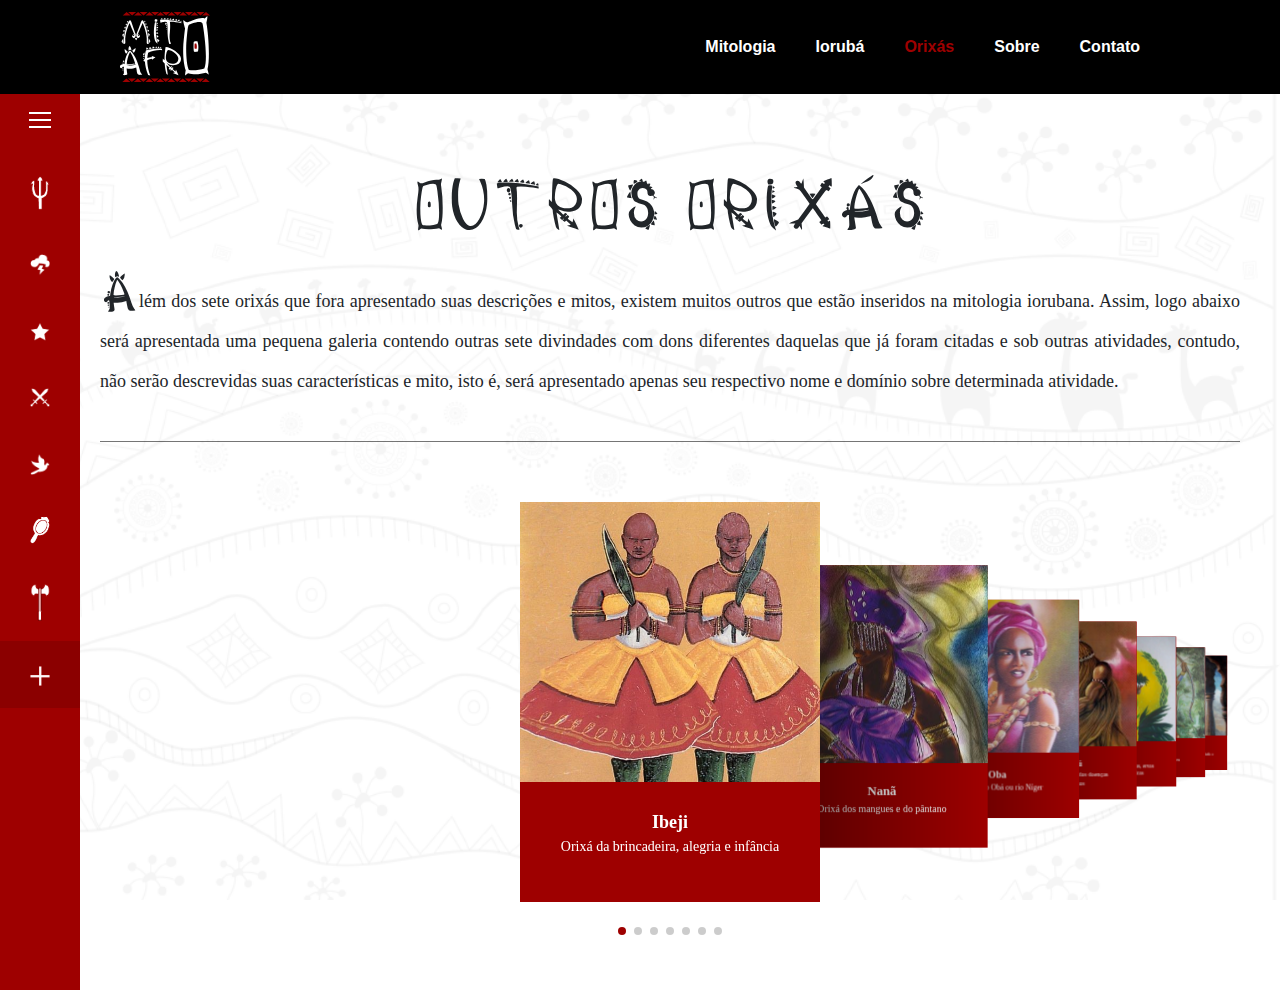
<file: Outros_Orixas.html>
<!DOCTYPE html>
<html>

<head>
    <meta http-equiv="Content-Type" content="text/html; charset=utf-8"/>
    <meta name="description" content="Além dos sete orixás que fora apresentado suas descrições e mitos, existem muitos outros que estão inseridos na mitologia iorubana. Assim, logo abaixo será apresentada uma pequena galeria contendo outras sete divindades com dons diferentes daquelas que já foram citadas e sob outras atividades...">
    <meta name="keywords" content="Mitologia Africana, Orixás, O que são orixás?">
    <meta name="author" content="Bernardo Pereira, Guilherme Santos, Joel da Silva, Júlio César">
    <meta name="viewport" content="width=device-width, initial-scale=1.0">
    <link rel="shortcut icon" href="assets/img/logo-mobile-vermelho.png" type="image/x-png">
    <title>Outros Orixás</title>
    <!-- CSS do Bootstrap -->
    <link rel="stylesheet" href="assets/Estilos/node_modules/bootstrap/compiler/bootstrap.css">
    <!-- CSS PADRÃO -->
    <link rel="stylesheet" href="assets/Estilos/style_padrao.css">
    <!-- CSS GALERIA -->
    <link rel="stylesheet" href="assets/Estilos/swiper.min.css">
    <!-- CSS ORIXÁS -->
    <link rel="stylesheet" href="assets/Estilos/style_orixas.css">
    <!-- Fonte Awesome -->
    <link rel="stylesheet" href="assets/Estilos/node_modules/fontawesome-free-5.2.0/css/all.css">

    <!-- Global site tag (gtag.js) - Google Analytics -->
    <script async src="https://www.googletagmanager.com/gtag/js?id=UA-130651800-1"></script>
    <script>
        window.dataLayer = window.dataLayer || [];
        function gtag() { dataLayer.push(arguments); }
        gtag('js', new Date());

        gtag('config', 'UA-130651800-1');
    </script>
</head>

<body>

    <!-- HEADER - Menu -->
    <header>
        <a href="index.html"><img class="logo_Desk" src="assets/img/logo_desk_vermelho_pagina.svg" alt=""></a>
        <a href="index.html"><img class="logo_Mob" src="assets/img/logo-mobile-vermelho.svg" alt=""></a>

        <nav class="font-weight-bold">
            <ul>
                <li><a href="Mitologia.html">Mitologia</a></li>
                <li><a href="Cultura.html">Iorubá</a></li>
                <li><a href="Orixas.html" class="active">Orixás</a></li>
                <li><a href="Sobre.html">Sobre</a></li>
                <li><a href="Contato.html">Contato</a></li>
            </ul>
        </nav>

        <!--Botão Menu Mobile-->
        <div class="menu-toggle">
            <span></span>
            <span></span>
            <span></span>
            <span></span>
            <span></span>
            <span></span>
        </div>

    </header>

    <div class="wrapper">

        <nav id="sidebar" class="active">

            <div class="sidebar-header text-center">

                <button type="button" id="sidebarCollapse" class="navbar-btn active">
                    <span></span>
                    <span></span>
                    <span></span>
                </button>

            </div>

            <ul class="list-unstyled components">

                <li>
                    <a href="Exu.html">
                        <img class="Icons" src="assets/img/Icones_Orixas/Tridente-Exu.png">
                        <p>Exu</p>
                    </a>
                </li>

                <li>
                    <a href="Iansa.html">
                        <img class="Icons" src="assets/img/Icones_Orixas/Trovao-Iansa.png">
                        <p>Iansã</p>
                    </a>
                </li>

                <li>
                    <a href="Iemanja.html">
                        <img class="Icons" src="assets/img/Icones_Orixas/Estrela-Iemanja.png">
                        <p>Iemanjá</p>
                    </a>
                </li>

                <li>
                    <a href="Ogum.html">
                        <img class="Icons" src="assets/img/Icones_Orixas/Espadas-Ogum.png">
                        <p>Ogum</p>
                    </a>
                </li>

                <li>
                    <a href="Oxala.html">
                        <img class="Icons" src="assets/img/Icones_Orixas/Pomba-Oxala.png">
                        <p>Oxalá</p>
                    </a>
                </li>

                <li>
                    <a href="Oxum.html">
                        <img class="Icons" src="assets/img/Icones_Orixas/Espelho-Oxum.png">
                        <p>Oxum</p>
                    </a>
                </li>

                <li>
                    <a href="Xango.html">
                        <img class="Icons" src="assets/img/Icones_Orixas/Machado-Xango.png">
                        <p>Xangô</p>
                    </a>
                </li>

                <li class="active">
                    <a href="Outros_Orixas.html">
                        <img class="Icons" src="assets/img/Icones_Orixas/Mais.png">
                        <p>Orixás</p>
                    </a>
                </li>

            </ul>

        </nav>

         <div id="bolinha">
            <img src="assets/img/Botão2.png">
        </div>
		
		<div id="bolinha2">
		<img src="assets/img/Botão1.png">
		</div>

        <div id="menu_bolinha">
            <ul>
                <li>
                    <a href="Exu.html">
                        <img class="Icons" src="assets/img/Icones_Orixas/Tridente-Exu.png">
                        <p>Exu</p>
                    </a>
                </li>

                <li>
                    <a href="Orixas-Iansa.html">
                        <img class="Icons" src="assets/img/Icones_Orixas/Trovao-Iansa.png">
                        <p>Iansã</p>
                    </a>
                </li>

                <li>
                    <a href="Iemanja.html">
                        <img class="Icons" src="assets/img/Icones_Orixas/Estrela-Iemanja.png">
                        <p>Iemanjá</p>
                    </a>
                </li>

                <li>
                    <a href="Ogum.html">
                        <img class="Icons" src="assets/img/Icones_Orixas/Espadas-Ogum.png">
                        <p>Ogum</p>
                    </a>
                </li>

                <li>
                    <a href="Oxala.html">
                        <img class="Icons" src="assets/img/Icones_Orixas/Pomba-Oxala.png">
                        <p>Oxalá</p>
                    </a>
                </li>

                <li>
                    <a href="Oxum.html">
                        <img class="Icons" src="assets/img/Icones_Orixas/Espelho-Oxum.png">
                        <p>Oxum</p>
                    </a>
                </li>

              
                <li>
                        <a href="xango.html">
                        <img class="Icons" src="assets/img/Icones_Orixas/Machado-Xango.png">
                        <p>Xangô</p>
                    </a>
                </li>

                <li class="active">
                    <a href="Outros_Orixas.html">
                        <img class="Icons" src="assets/img/Icones_Orixas/Mais.png">
                        <p>Orixás</p>
                    </a>
                </li>

            </ul>
        </div>

        <!-- Conteúdo -->

        <div id="content" class="active">

            <h2 class="text-center my-3 Titulo">OUTROS ORIXÁS</h2>
            <p class="p_dest text-justify texto">Além dos sete orixás que fora apresentado suas descrições e mitos, existem muitos outros que estão inseridos na mitologia iorubana. Assim, logo abaixo será apresentada uma pequena galeria contendo outras sete divindades com dons diferentes daquelas que já foram citadas e sob outras atividades, contudo, não serão descrevidas suas características e mito, isto é, será apresentado apenas seu respectivo nome e domínio sobre determinada atividade.</p>

            <div class="line"></div>

            <!-- Swiper -->
            <div class="swiper-container">

                <div class="swiper-wrapper">
                    <div class="swiper-slide">
                        <div class="imgBx">
                            <img src="assets/img/Ibeji.jpg">
                        </div>
                        <div class="details">
                            <h3>Ibeji<br><span>Orixá da brincadeira, alegria e infância</span></h3>
                        </div>
                    </div>
                    <div class="swiper-slide">
                        <div class="imgBx">
                            <img src="assets/img/Nana.jpg">
                        </div>
                        <div class="details">
                            <h3>Nanã<br><span>Orixá dos mangues e do pântano</span></h3>
                        </div>
                    </div>
                    <div class="swiper-slide">
                        <div class="imgBx">
                            <img src="assets/img/Oba2.jpg">
                        </div>
                        <div class="details">
                            <h3>Oba<br><span>Orixá do rio Obá ou rio Níger</span></h3>
                        </div>
                    </div>
                    <div class="swiper-slide">
                        <div class="imgBx">
                            <img src="assets/img/Omulu3.jpg">
                        </div>
                        <div class="details">
                            <h3>Omulú<br><span>Orixá da varíola e das doenças contagiosas</span></h3>
                        </div>
                    </div>
                    <div class="swiper-slide">
                        <div class="imgBx">
                            <img src="assets/img/Ossaim.jpg">
                        </div>
                        <div class="details">
                            <h3>Ossaim<br><span>Orixá das folhas sagradas, ervas medicinais e litúrgicas</span></h3>
                        </div>
                    </div>
                    <div class="swiper-slide">
                            <div class="imgBx">
                                <img src="assets/img/Oxossi.jpg">
                            </div>
                            <div class="details">
                                <h3>Oxóssi<br><span>Orixá da caça e da fartura</span></h3>
                            </div>
                        </div>
                        <div class="swiper-slide">
                                <div class="imgBx">
                                    <img src="assets/img/Oxumare.jpg">
                                </div>
                                <div class="details">
                                    <h3>Oxumaré<br><span>Orixá do arco-íris, da continuidade e permanência</span></h3>
                                </div>
                            </div>
                </div>

                <!-- Add Pagination -->
                <div class="swiper-pagination"></div>

            </div>

        </div>

    </div>

    <!-- Animação do Scroll (Conteúdo surgindo) -->
    <script type="text/javascript" src="assets/Estilos/js/jquery-3.1.1.min.js"></script>
    <script type="text/javascript" src="assets/Estilos/js/app.js"></script>


    <!-- JavaScript e Jquery -->
    <script src="assets/Estilos/node_modules/jquery/dist/jquery.js"></script>
    <script src="assets/Estilos/node_modules/popper.js/dist/popper.js"></script>
    <script src="assets/Estilos/node_modules/bootstrap/dist/js/bootstrap.js"></script>
    <script src="assets/Estilos/js/swiper.min.js"></script>

    <!-- Menu Toggle - Transformação do conteúdo -->
    <script type="text/javascript">
        $(document).ready(function () {
            $('#sidebarCollapse').on('click', function () {
                $('#sidebar, #content').toggleClass('active');
                $(this).toggleClass('active');
            });
        });
    </script>

    <!-- Menu Toggle do Mobile - Fazer os dois ícones abrir o menu lateral -->
    <script type="text/javascript">
        $(document).ready(function () {
            $('#bolinha2, #bolinha').on('click', function () {
                $('#menu_bolinha').toggleClass('active');
                $(this).toggleClass('active');
            });
        });
    </script>

    <!-- Menu Toggle do Mobile - Fazer alternar o "X" e o ícone da África -->
    <script type="text/javascript">
        $(document).ready(function () {
            $('#bolinha2, #bolinha').on('click', function () {
                $('#bolinha2').toggleClass('active');
                $('#bolinha').toggleClass('active');
                $(this).toggleClass('active');
            });
        });
    </script>

    <!-- Menu responsivo -->
    <script type="text/javascript">
        $(document).ready(function () {
            $("#sidebar").mCustomScrollbar({
                theme: "minimal"
            });

            $('#sidebarCollapse').on('click', function () {
                $('#sidebar, #content').toggleClass('active');
                $('.collapse.in').toggleClass('in');
                $('a[aria-expanded=true]').attr('aria-expanded', 'false');
            });
        });
    </script>


    <!--Script Menu-Toggle [Header]-->
    <script type="text/javascript">
        $(document).ready(function () {
            $('.menu-toggle').click(function () {
                $('.menu-toggle').toggleClass('active')
            })
        })
    </script>

    <!--Script Menu-Toggle [Nav]-->
    <script type="text/javascript">
        $(document).ready(function () {
            $('.menu-toggle').click(function () {
                $('nav').toggleClass('active')
            })
        })
    </script>

    <!-- Initialize Swiper -->
    <script>
        var swiper = new Swiper('.swiper-container', {
            effect: 'coverflow',
            grabCursor: true,
            centeredSlides: true,
            slidesPerView: 'auto',
            coverflowEffect: {
                rotate: 0,
                stretch: 0,
                depth: 500,
                modifier: 1,
                slideShadows: true,
            },
            pagination: {
                el: '.swiper-pagination',
            },
        });
    </script>

</body>

</html>
</file>
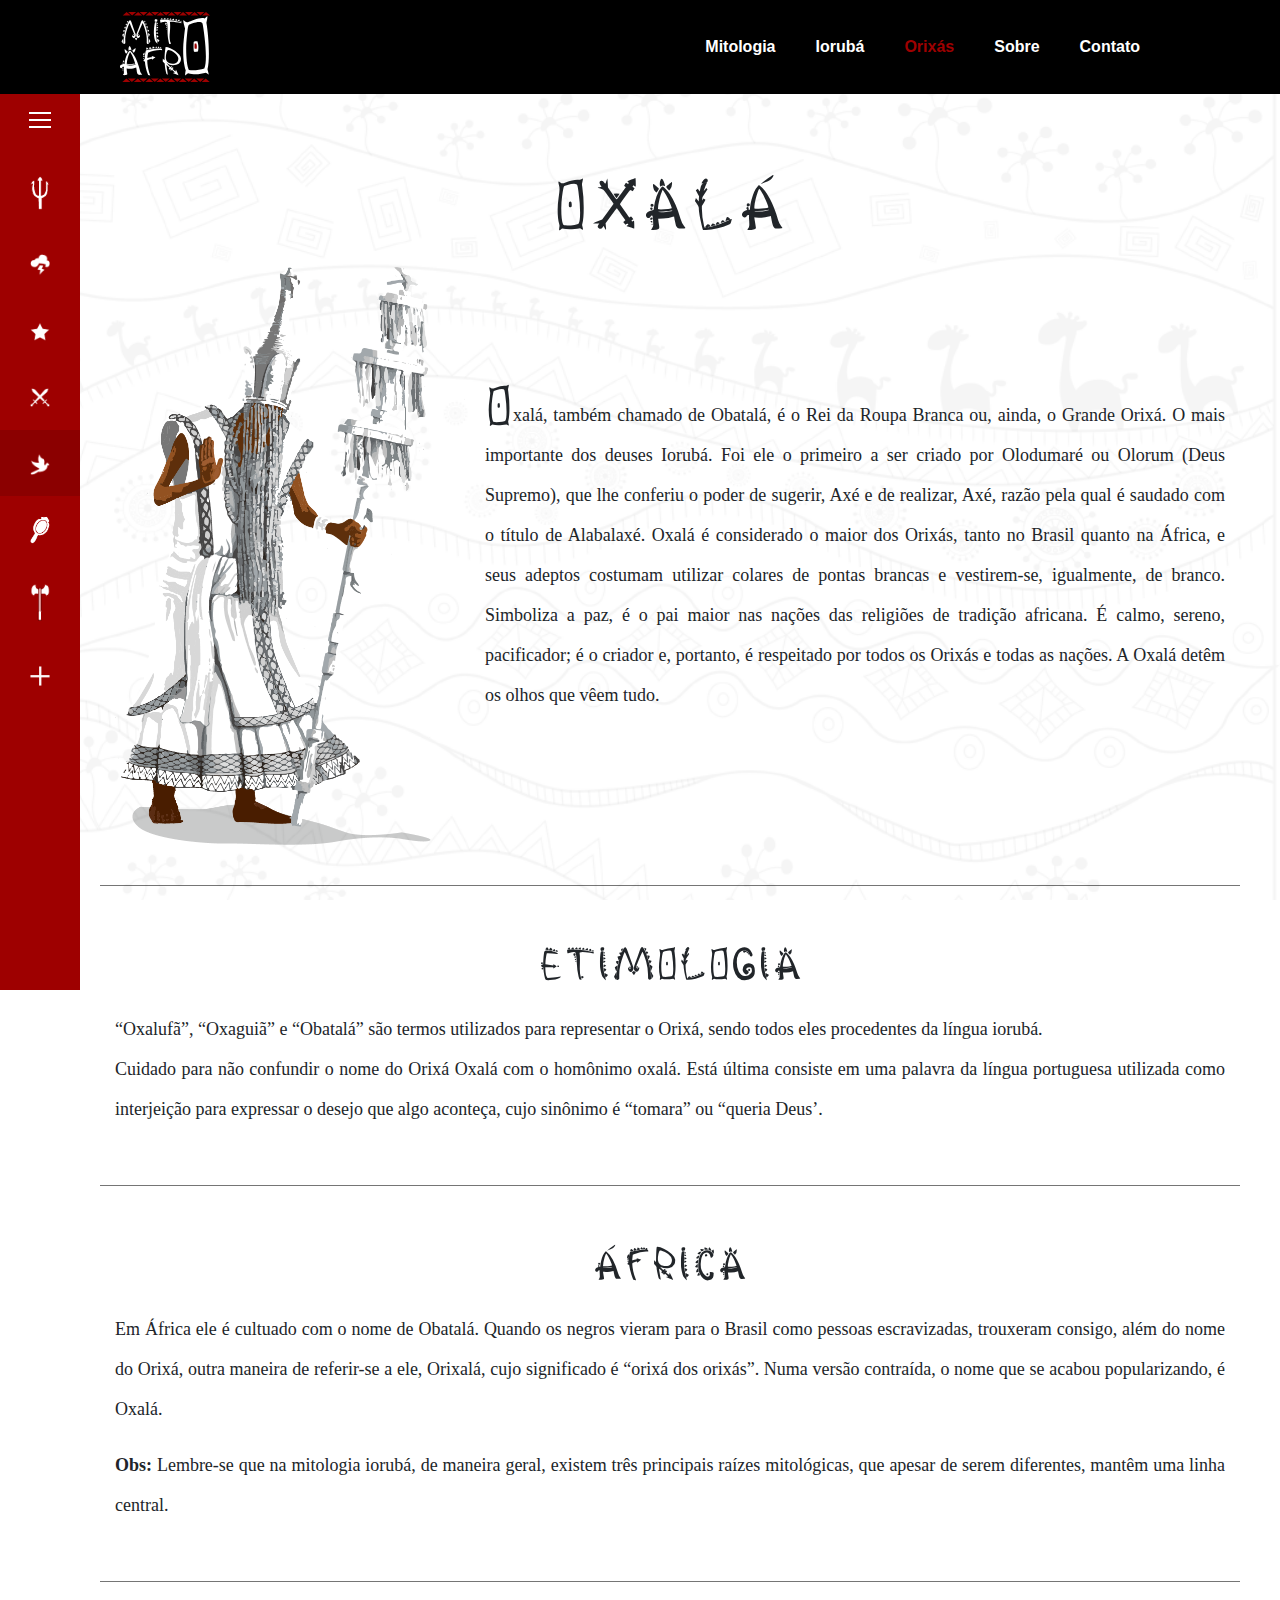
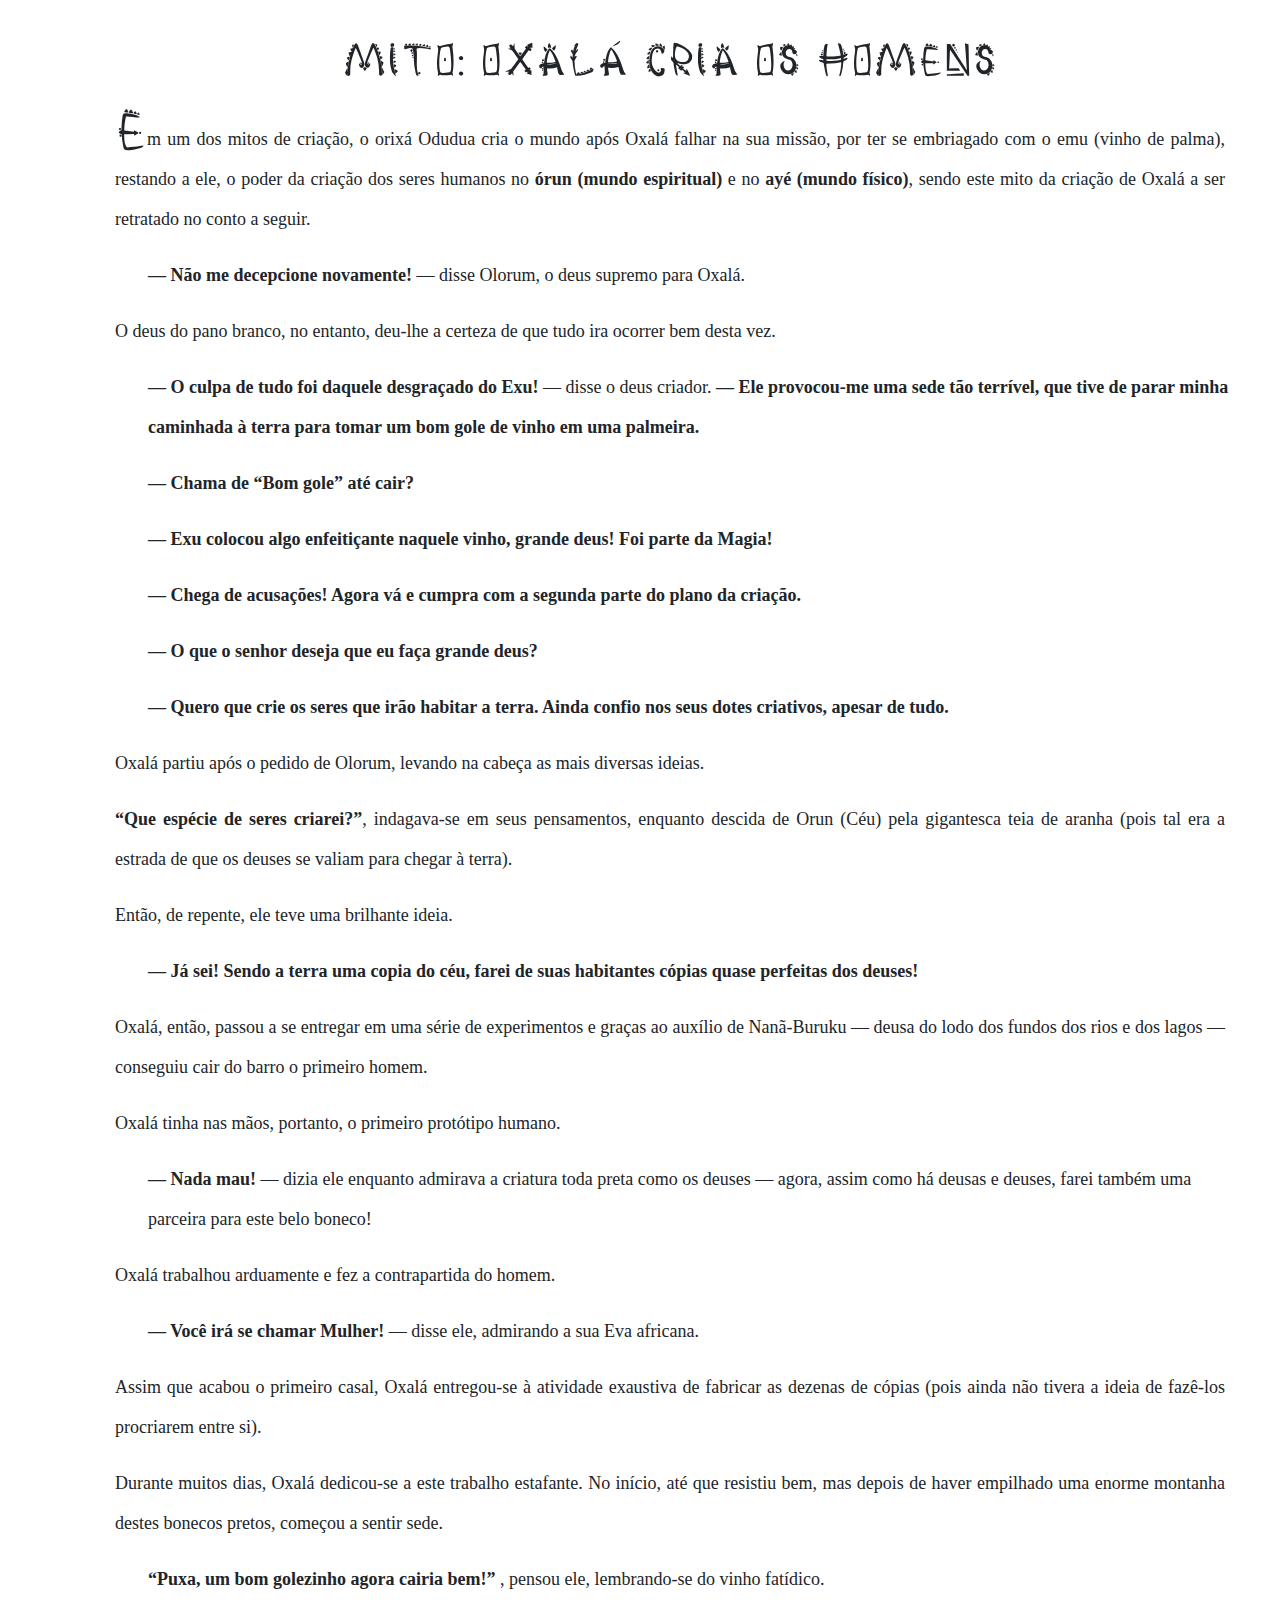
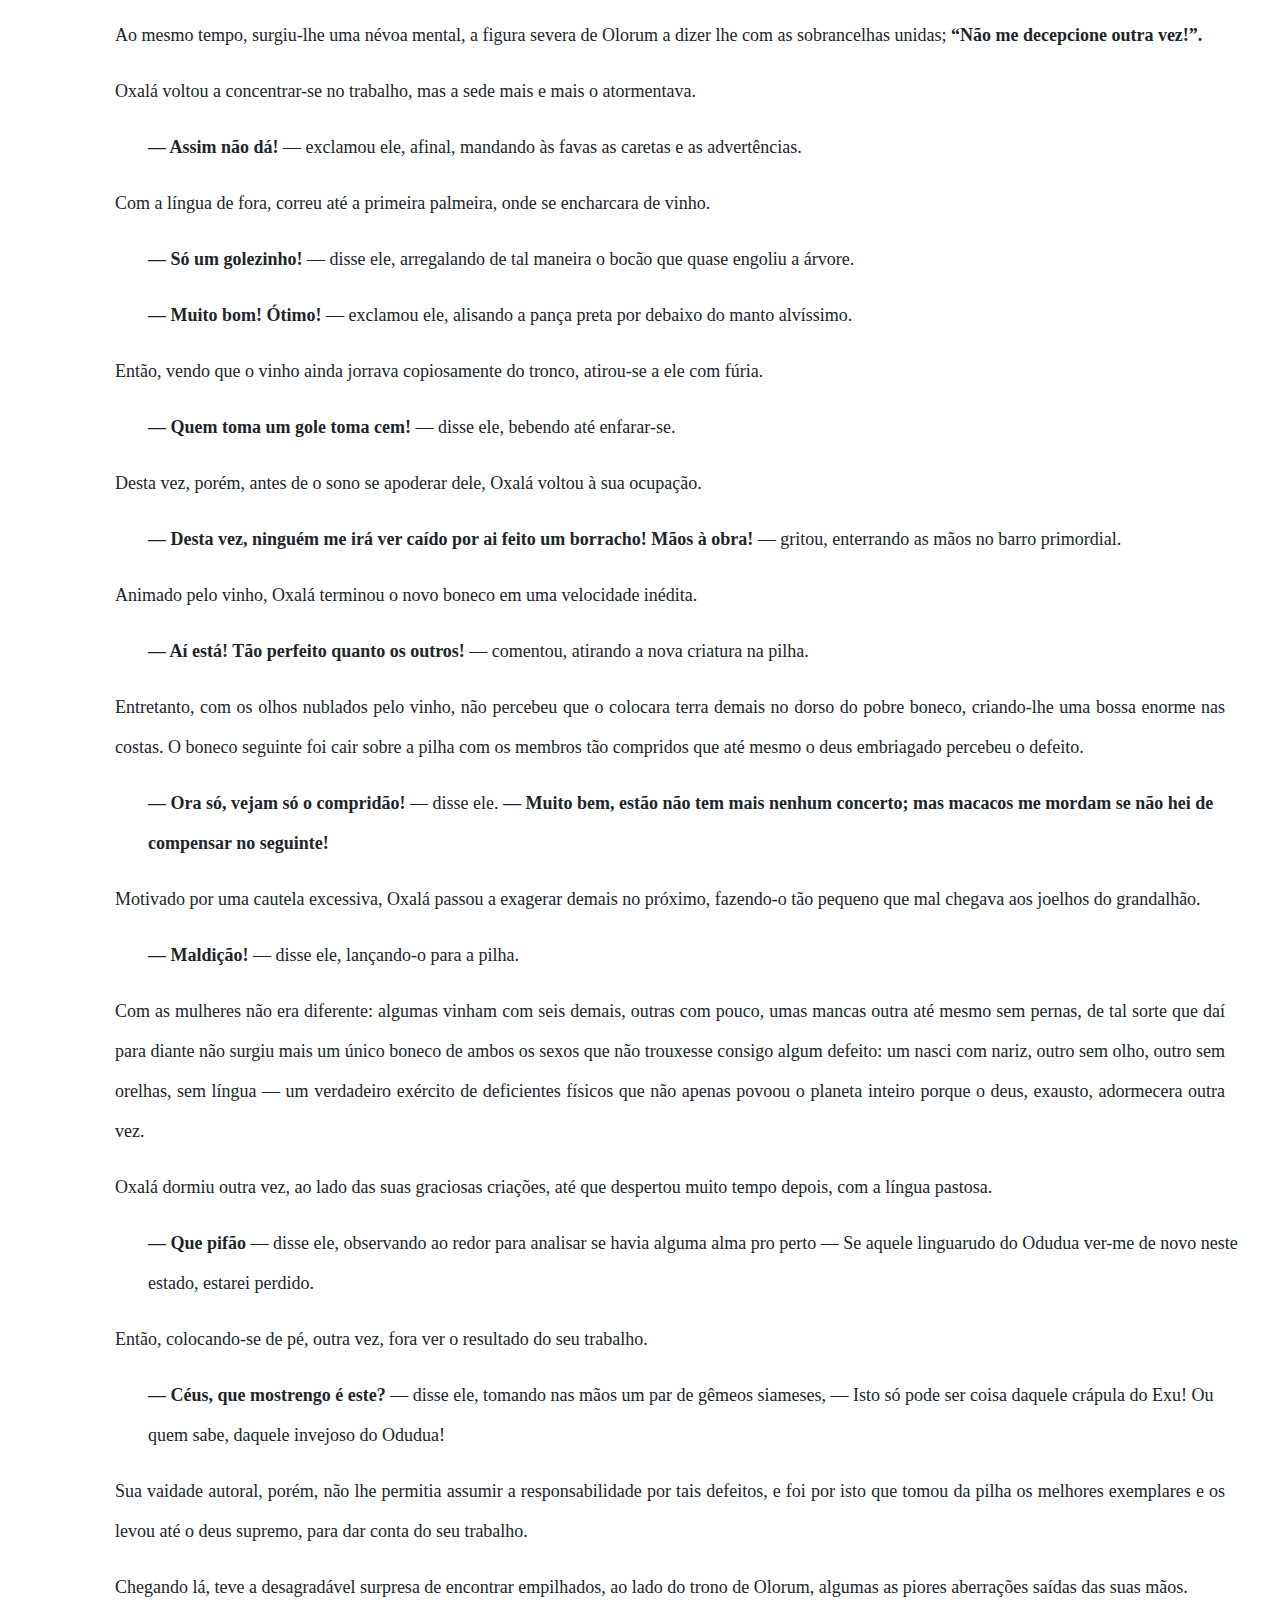
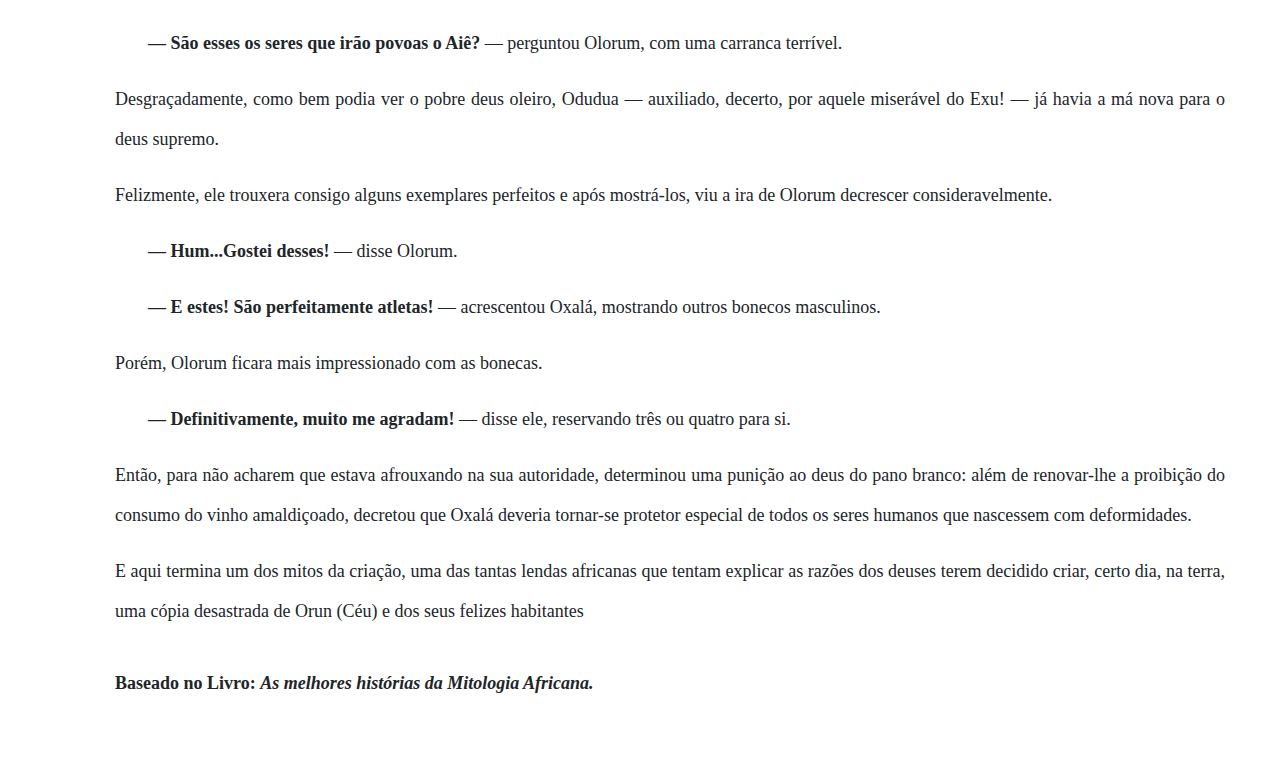
<file: Oxala.html>
<!DOCTYPE html>
<html>

<head>
    <meta http-equiv="Content-Type" content="text/html; charset=utf-8" />
    <meta name="description" content="Oxalá, também chamado de Obatalá, é o
    Rei da Roupa Branca ou, ainda, o Grande Orixá. O mais importante dos deuses Iorubá. Foi ele o
    primeiro a ser criado por Olodumaré ou Olorum (Deus Supremo), que lhe conferiu o poder de sugerir,
    Axé e de realizar, Axé, razão pela qual é saudado com o título de Alabalaxé.">
    <meta name="keywords" content="Oxalá, Orixás, O que são orixás?">
    <meta name="author" content="Bernardo Pereira, Guilherme Santos, Joel da Silva, Júlio César">
    <meta name="viewport" content="width=device-width, initial-scale=1.0">
    <link rel="shortcut icon" href="assets/img/logo-mobile-vermelho.png" type="image/x-png">
    <title>Oxalá</title>

    <!-- CSS do Bootstrap -->
    <link rel="stylesheet" href="assets/Estilos/node_modules/bootstrap/compiler/bootstrap.css">
    <!-- CSS PADRÃO -->
    <link rel="stylesheet" href="assets/Estilos/style_padrao.css">
    <!-- CSS ORIXÁS -->
    <link rel="stylesheet" href="assets/Estilos/style_orixas.css">
    <!-- Fonte Awesome -->
    <link rel="stylesheet" href="assets/Estilos/node_modules/fontawesome-free-5.2.0/css/all.css">

    <!-- Global site tag (gtag.js) - Google Analytics -->
    <script async src="https://www.googletagmanager.com/gtag/js?id=UA-130651800-1"></script>
    <script>
        window.dataLayer = window.dataLayer || [];
        function gtag() { dataLayer.push(arguments); }
        gtag('js', new Date());

        gtag('config', 'UA-130651800-1');
    </script>
</head>

<body>

    <!-- HEADER - Menu -->
    <header>
        <a href="index.html"><img/ class="logo_Desk" src="assets/img/logo_desk_vermelho_pagina.svg" alt=""></a>
        <a href="index.html"><img/ class="logo_Mob" src="assets/img/logo-mobile-vermelho.svg" alt=""></a>

        <nav class="font-weight-bold">
            <ul>
                <li><a href="Mitologia.html">Mitologia</a></li>
                <li><a href="Cultura.html">Iorubá</a></li>
                <li><a href="Orixas.html" class="active">Orixás</a></li>
                <li><a href="Sobre.html">Sobre</a></li>
                <li><a href="Contato.html">Contato</a></li>
            </ul>
        </nav>

        <!--Botão Menu Mobile-->
        <div class="menu-toggle">
            <span></span>
            <span></span>
            <span></span>
            <span></span>
            <span></span>
            <span></span>
        </div>

    </header>

    <div class="wrapper">

        <nav id="sidebar" class="active">

            <div class="sidebar-header text-center">

                <button type="button" id="sidebarCollapse" class="navbar-btn active">
                    <span></span>
                    <span></span>
                    <span></span>
                </button>

            </div>

            <ul class="list-unstyled components">

                <li>
                    <a href="Exu.html">
                        <img/ class="Icons" src="assets/img/Icones_Orixas/Tridente-Exu.png">
                        <p>Exu</p>
                    </a>
                </li>

                <li>
                    <a href="Iansa.html">
                        <img/ class="Icons" src="assets/img/Icones_Orixas/Trovao-Iansa.png">
                        <p>Iansã</p>
                    </a>
                </li>

                <li>
                    <a href="Iemanja.html">
                        <img/ class="Icons" src="assets/img/Icones_Orixas/Estrela-Iemanja.png">
                        <p>Iemanjá</p>
                    </a>
                </li>

                <li>
                    <a href="Ogum.html">
                        <img class="Icons" src="assets/img/Icones_Orixas/Espadas-Ogum.png">
                        <p>Ogum</p>
                    </a>
                </li>

                <li class="active">
                    <a href="Oxala.html">
                        <img class="Icons" src="assets/img/Icones_Orixas/Pomba-Oxala.png">
                        <p>Oxalá</p>
                    </a>
                </li>

                <li>
                    <a href="Oxum.html">
                        <img class="Icons" src="assets/img/Icones_Orixas/Espelho-Oxum.png">
                        <p>Oxum</p>
                    </a>
                </li>

                <li>
                    <a href="Xango.html">
                        <img class="Icons" src="assets/img/Icones_Orixas/Machado-Xango.png">
                        <p>Xangô</p>
                    </a>
                </li>


                <li>
                    <a href="Outros_Orixas.html">
                        <img class="Icons" src="assets/img/Icones_Orixas/Mais.png">
                        <p>Orixás</p>
                    </a>
                </li>



            </ul>

        </nav>

        <div id="bolinha">
            <img src="assets/img/Botão2.png">
        </div>
		
		<div id="bolinha2">
		<img src="assets/img/Botão1.png">
		</div>

        <div id="menu_bolinha">
            <ul>
                <li>
                    <a href="Exu.html">
                        <img class="Icons" src="assets/img/Icones_Orixas/Tridente-Exu.png">
                        <p>Exu</p>
                    </a>
                </li>

                <li>
                    <a href="Orixas-Iansa.html">
                        <img/ class="Icons" src="assets/img/Icones_Orixas/Trovao-Iansa.png">
                        <p>Iansã</p>
                    </a>
                </li>

                <li>
                    <a href="Iemanja.html">
                        <img/ class="Icons" src="assets/img/Icones_Orixas/Estrela-Iemanja.png">
                        <p>Iemanjá</p>
                    </a>
                </li>

                <li>
                    <a href="Ogum.html">
                        <img/ class="Icons" src="assets/img/Icones_Orixas/Espadas-Ogum.png">
                        <p>Ogum</p>
                    </a>
                </li>

                <li>
                    <a href="Oxala.html">
                        <img/ class="Icons" src="assets/img/Icones_Orixas/Pomba-Oxala.png">
                        <p>Oxalá</p>
                    </a>
                </li>

                <li>
                    <a href="Oxum.html">
                        <img/ class="Icons" src="assets/img/Icones_Orixas/Espelho-Oxum.png">
                        <p>Oxum</p>
                    </a>
                </li>

                <li>
                    <a href="#">
                        <img/ class="Icons" src="assets/img/Icones_Orixas/Machado-Xango.png">
                        <p>Xangô</p>
                    </a>
                </li>

                <li>
                    <a href="Outros_Orixas.html">
                        <img/ class="Icons" src="assets/img/Icones_Orixas/Mais.png">
                        <p>Orixás</p>
                    </a>
                </li>

            </ul>
        </div>

        <!-- Conteúdo -->

        <div id="content" class="active">

            <h1 class="text-center my-3 Titulo">OXALÁ</h1>

            <div class="col-12 media align-items-center flex-column flex-md-row">

                <img class="Desenhos" src="assets/img/oxala2.png">
                <p class="p_dest text-justify texto media-body orixa_descricao">Oxalá, também chamado de Obatalá, é o
                    Rei da Roupa Branca ou, ainda, o Grande Orixá. O mais importante dos deuses Iorubá. Foi ele o
                    primeiro a ser criado por Olodumaré ou Olorum (Deus Supremo), que lhe conferiu o poder de sugerir,
                    Axé e de realizar, Axé, razão pela qual é saudado com o título de Alabalaxé. Oxalá é considerado o
                    maior dos Orixás, tanto no Brasil quanto na África, e seus adeptos costumam utilizar colares de
                    pontas brancas e vestirem-se, igualmente, de branco. Simboliza a paz, é o pai maior nas nações das
                    religiões de tradição africana. É calmo, sereno, pacificador; é o criador e, portanto, é respeitado
                    por todos os Orixás e todas as nações. A Oxalá detêm os olhos que vêem tudo.</p>
            </div>
            <div class="line"></div>
            <h2 class="Subtitulo mb-3 text-center">Etimologia</h2>
            <div class="col-12 media align-items-center flex-column flex-md-row">
                <p class="text-justify texto media-body">“Oxalufã”, “Oxaguiã” e “Obatalá” são termos utilizados para
                    representar o Orixá, sendo todos eles procedentes da língua iorubá.
                    <br>Cuidado para não confundir o nome do Orixá Oxalá com o homônimo oxalá. Está última consiste em
                    uma palavra da língua portuguesa utilizada como interjeição para expressar o desejo que algo
                    aconteça, cujo sinônimo é “tomara” ou “queria Deus’.</p>
            </div>
            <div class="line"></div>
            <h2 class="Subtitulo text-center mb-3">África</h2>
            <div class="col-12 media align-items-center flex-column flex-lg-row">
                <p class="text-justify texto media-body">Em África ele é cultuado com o nome de Obatalá. Quando os
                    negros vieram para o Brasil como pessoas escravizadas, trouxeram consigo, além do nome do Orixá,
                    outra maneira de referir-se a ele, Orixalá, cujo significado é “orixá dos orixás”. Numa versão
                    contraída, o nome que se acabou popularizando, é Oxalá.</p>
            </div>
            <div class="col-12 media align-items-center flex-column flex-lg-row">
                <p class="texto text-justify"><b>Obs:</b> Lembre-se que na mitologia iorubá, de maneira geral, existem
                    três principais raízes mitológicas, que apesar de serem diferentes, mantêm uma linha central.
                   
            </div>
            <div class="line"></div>
            <h1 class="Subtitulo text-center mb-3">Mito: Oxalá cria os homens</h1>
            <div class="col-12 media align-items-center flex-column flex-lg-row">
                <p class="p_dest text-justify texto">Em um dos mitos de criação, o orixá Odudua cria o mundo após Oxalá
                    falhar na sua missão, por ter se embriagado com o emu (vinho de palma), restando a ele, o poder da
                    criação dos seres humanos no <b>órun (mundo espiritual)</b> e no <b>ayé (mundo físico)</b>, sendo este mito da
                    criação de Oxalá a ser retratado no conto a seguir. </p>
            </div>
            <p class="texto frases"><b>— Não me decepcione novamente! </b> — disse Olorum, o deus supremo para Oxalá.
            </p>
            <div class="col-12 media align-items-center flex-column flex-lg-row">
                <p class="text-justify texto">O deus do pano branco, no entanto, deu-lhe a certeza de que tudo
                    ira ocorrer bem desta vez.</p>
            </div>
            <p class="texto frases"><b>— O culpa de tudo foi daquele desgraçado do Exu! </b> — disse o deus criador.
                <b>— Ele provocou-me uma sede tão terrível, que tive de parar minha caminhada à terra para tomar um bom
                    gole de vinho em uma palmeira. </b> </p>
            <p class="texto frases"><b>— Chama de “Bom gole” até cair? </b> </p>
            <p class="texto frases"><b>— Exu colocou algo enfeitiçante naquele vinho, grande deus! Foi parte da Magia!
                </b> </p>
            <p class="texto frases"><b>— Chega de acusações! Agora vá e cumpra com a segunda parte do plano da criação.
                </b></p>
            <p class="texto frases"><b>— O que o senhor deseja que eu faça grande deus? </b></p>
            <p class="texto frases"><b>— Quero que crie os seres que irão habitar a terra. Ainda confio nos seus dotes
                    criativos, apesar de tudo. </p> </b>
            <div class="col-12 media align-items-center flex-column flex-lg-row">
                <p class="text-justify texto">Oxalá partiu após o pedido de Olorum, levando na cabeça as mais
                    diversas ideias.</p>
            </div>
            <div class="col-12 media align-items-center flex-column flex-lg-row">
                <p class="text-justify texto"><b>“Que espécie de seres criarei?”</b>, indagava-se em seus pensamentos,
                    enquanto descida de Orun (Céu) pela gigantesca teia de aranha (pois tal era a estrada de que os
                    deuses se valiam para chegar à terra).</p>
            </div>
            <div class="col-12 media align-items-center flex-column flex-lg-row">
                <p class="text-justify texto">Então, de repente, ele teve uma brilhante ideia.</p>
            </div>
            <p class="texto frases"><b>— Já sei! Sendo a terra uma copia do céu, farei de suas habitantes cópias
                    quase perfeitas dos deuses! </b> </p>
            <div class="col-12 media align-items-center flex-column flex-lg-row">
                <p class="text-justify texto">Oxalá, então, passou a se entregar em uma série de experimentos e graças
                    ao auxílio de Nanã-Buruku — deusa do lodo dos fundos dos rios e dos lagos — conseguiu cair do barro
                    o primeiro homem. </p>
            </div>
            <div class="col-12 media align-items-center flex-column flex-lg-row">
                <p class="text-justify texto">Oxalá tinha nas mãos, portanto, o primeiro protótipo humano. </p>
            </div>
            <p class="texto frases"><b>— Nada mau! </b> — dizia ele enquanto admirava a criatura toda preta como os
                deuses — agora, assim como há deusas e deuses, farei também uma parceira para este belo boneco! </p>
            <div class="col-12 media align-items-center flex-column flex-lg-row">

                <p class="text-justify texto"> Oxalá trabalhou arduamente e fez a contrapartida do homem. </p>
            </div>
            <p class="texto frases"><b>— Você irá se chamar Mulher! </b>— disse ele, admirando a sua Eva africana. </p>
            <div class="col-12 media align-items-center flex-column flex-lg-row">
                <p class="text-justify texto"> Assim que acabou o primeiro casal, Oxalá entregou-se à atividade
                    exaustiva de fabricar as dezenas de cópias (pois ainda não tivera a ideia de fazê-los procriarem
                    entre si). </p>
            </div>
            <div class="col-12 media align-items-center flex-column flex-lg-row">

                <p class="text-justify texto"> Durante muitos dias, Oxalá dedicou-se a este trabalho estafante. No
                    início, até que resistiu bem, mas depois de haver empilhado uma enorme montanha destes bonecos
                    pretos, começou a sentir sede. </p>
            </div>
            <p class="texto frases"><b> “Puxa, um bom golezinho agora cairia bem!” </b>, pensou ele, lembrando-se do
                vinho fatídico. </p>
            <div class="col-12 media align-items-center flex-column flex-lg-row">
                <p class="text-justify texto">
                    Ao mesmo tempo, surgiu-lhe uma névoa mental, a figura severa de Olorum a dizer lhe com as
                    sobrancelhas unidas; <b>“Não me decepcione outra vez!”. </b>
                </p>
            </div>
            <div class="col-12 media align-items-center flex-column flex-lg-row">
                <p class="text-justify texto"> Oxalá voltou a concentrar-se no trabalho, mas a sede mais e mais o
                    atormentava. </p>
            </div>
            <p class="texto frases"><b>— Assim não dá! </b> — exclamou ele, afinal, mandando às favas as caretas e as
                advertências. </p>
            <div class="col-12 media align-items-center flex-column flex-lg-row">
                <p class="text-justify texto"> Com a língua de fora, correu até a primeira palmeira, onde se encharcara
                    de vinho.</p>
            </div>
            <p class="texto frases"><b>— Só um golezinho! </b>— disse ele, arregalando de tal maneira o bocão que quase
                engoliu a árvore. </p>
            <p class="texto frases"><b>— Muito bom! Ótimo! </b> — exclamou ele, alisando a pança preta por debaixo do
                manto alvíssimo. </p>
            <div class="col-12 media align-items-center flex-column flex-lg-row">

                <p class="text-justify texto"> Então, vendo que o vinho ainda jorrava copiosamente do tronco, atirou-se
                    a ele com fúria.</p>
            </div>
            <p class="texto frases"><b>— Quem toma um gole toma cem! </b>— disse ele, bebendo até enfarar-se. </p>
            <div class="col-12 media align-items-center flex-column flex-lg-row">
                <p class="text-justify texto"> Desta vez, porém, antes de o sono se apoderar dele, Oxalá voltou à sua
                    ocupação.</p>
            </div>
            <p class="texto frases"><b>— Desta vez, ninguém me irá ver caído por ai feito um borracho! Mãos à obra! </b>
                — gritou, enterrando as mãos no barro primordial. </p>
            <div class="col-12 media align-items-center flex-column flex-lg-row">

                <p class="text-justify texto">Animado pelo vinho, Oxalá terminou o novo boneco em uma velocidade
                    inédita.</p>
            </div>
            <p class="texto frases"><b>— Aí está! Tão perfeito quanto os outros! </b> — comentou, atirando a nova
                criatura na pilha. </p>
            <div class="col-12 media align-items-center flex-column flex-lg-row">
              <p class="text-justify texto">Entretanto, com os olhos nublados pelo vinho, não percebeu que o colocara
                    terra demais no dorso do pobre boneco, criando-lhe uma bossa enorme nas costas. O boneco seguinte
                    foi cair sobre a pilha com os membros tão compridos que até mesmo o deus embriagado percebeu o
                    defeito. </p>
            </div>
            <p class="texto frases"><b>— Ora só, vejam só o compridão! </b> — disse ele. <b>— Muito bem, estão não tem
                    mais nenhum concerto; mas macacos me mordam se não hei de compensar no seguinte! </b></p>
            <div class="col-12 media align-items-center flex-column flex-lg-row">
                <p class="text-justify texto">Motivado por uma cautela excessiva, Oxalá passou a exagerar demais no
                    próximo, fazendo-o tão pequeno que mal chegava aos joelhos do grandalhão.</p>
            </div>
            <p class="texto frases"><b>— Maldição! </b>— disse ele, lançando-o para a pilha. </p>
            <div class="col-12 media align-items-center flex-column flex-lg-row">
                <p class="text-justify texto">Com as mulheres não era diferente: algumas vinham com seis demais, outras
                    com pouco, umas mancas outra até mesmo sem pernas, de tal sorte que daí para diante não surgiu mais
                    um único boneco de ambos os sexos que não trouxesse consigo algum defeito: um nasci com nariz,
                    outro sem olho, outro sem orelhas, sem língua — um verdadeiro exército de deficientes físicos que
                    não apenas povoou o planeta inteiro porque o deus, exausto, adormecera outra vez. </p>
            </div>
            <div class="col-12 media align-items-center flex-column flex-lg-row">

                <p class="text-justify texto">Oxalá dormiu outra vez, ao lado das suas graciosas criações, até que
                    despertou muito tempo depois, com a língua pastosa.</p>
            </div>
            <p class="texto frases"><b>— Que pifão </b>— disse ele, observando ao redor para analisar se havia alguma
                alma pro perto — Se aquele linguarudo do Odudua ver-me de novo neste estado, estarei perdido. </p>
            <div class="col-12 media align-items-center flex-column flex-lg-row">

                <p class="text-justify texto">Então, colocando-se de pé, outra vez, fora ver o resultado do seu
                    trabalho.</p>
            </div>
            <p class="texto frases"><b>— Céus, que mostrengo é este? </b>— disse ele, tomando nas mãos um par de gêmeos
                siameses, — Isto só pode ser coisa daquele crápula do Exu! Ou quem sabe, daquele invejoso do Odudua!
            </p>
            <div class="col-12 media align-items-center flex-column flex-lg-row">

                <p class="text-justify texto">Sua vaidade autoral, porém, não lhe permitia assumir a responsabilidade
                    por tais defeitos, e foi por isto que tomou da pilha os melhores exemplares e os levou até o deus
                    supremo, para dar conta do seu trabalho. </p>
            </div>
            <div class="col-12 media align-items-center flex-column flex-lg-row">

                <p class="text-justify texto">Chegando lá, teve a desagradável surpresa de encontrar empilhados, ao
                    lado do trono de Olorum, algumas as piores aberrações saídas das suas mãos.</p>
            </div>
            <p class="texto frases"><b>— São esses os seres que irão povoas o Aiê? </b> — perguntou Olorum, com uma
                carranca terrível. </p>
            <div class="col-12 media align-items-center flex-column flex-lg-row">
                <p class="text-justify texto">Desgraçadamente, como bem podia ver o pobre deus oleiro, Odudua —
                    auxiliado, decerto, por aquele miserável do Exu! — já havia a má nova para o deus supremo.</p>
            </div>
            <div class="col-12 media align-items-center flex-column flex-lg-row">
                <p class="text-justify texto">Felizmente, ele trouxera consigo alguns exemplares perfeitos e
                    após mostrá-los, viu a ira de Olorum decrescer consideravelmente. </p>
            </div>
            <p class="texto frases"><b>— Hum...Gostei desses! </b>— disse Olorum.</p>
            <p class="texto frases"><b>— E estes! São perfeitamente atletas! </b>— acrescentou Oxalá, mostrando outros
                bonecos masculinos. </p>
            <div class="col-12 media align-items-center flex-column flex-lg-row">
                <p class="text-justify texto">Porém, Olorum ficara mais impressionado com as bonecas. </p>
            </div>
            <p class="texto frases"><b>— Definitivamente, muito me agradam! </b>— disse ele, reservando três ou quatro para si. </p>
            <div class="col-12 media align-items-center flex-column flex-lg-row">
                <p class="text-justify texto">Então, para não acharem que estava afrouxando na sua autoridade,
                    determinou uma punição ao deus do pano branco: além de renovar-lhe a proibição do consumo do vinho
                    amaldiçoado, decretou que Oxalá deveria tornar-se protetor especial de todos os seres humanos que
                    nascessem com deformidades.</p>
            </div>
            <div class="col-12 media align-items-center flex-column flex-lg-row">
                <p class="text-justify texto">E aqui termina um dos mitos da criação, uma das tantas lendas africanas
                    que tentam explicar as razões dos deuses terem decidido criar, certo dia, na terra, uma cópia
                    desastrada de Orun (Céu) e dos seus felizes habitantes</p>
            </div>
            <div class="col-12 media align-items-center flex-column flex-lg-row pt-3">
                    <p class="text-left texto"> <b>Baseado no Livro:</b> <b><i>As melhores histórias da Mitologia Africana.
                            </i> </b> </p>
            </div>
        </div>

        <!-- Animação do Scroll (Conteúdo surgindo) -->
        <script type="text/javascript" src="assets/Estilos/js/jquery-3.1.1.min.js"></script>
        <script type="text/javascript" src="assets/Estilos/js/app.js"></script>


        <!-- JavaScript e Jquery -->
        <script src="assets/Estilos/node_modules/jquery/dist/jquery.js"></script>
        <script src="assets/Estilos/node_modules/popper.js/dist/popper.js"></script>
        <script src="assets/Estilos/node_modules/bootstrap/dist/js/bootstrap.js"></script>

        <!-- Menu Toggle - Transformação do conteúdo -->
        <script type="text/javascript">
            $(document).ready(function () {
                $('#sidebarCollapse').on('click', function () {
                    $('#sidebar, #content').toggleClass('active');
                    $(this).toggleClass('active');
                });
            });
        </script>

    <!-- Menu Toggle do Mobile - Fazer os dois ícones abrir o menu lateral -->
    <script type="text/javascript">
        $(document).ready(function () {
            $('#bolinha2, #bolinha').on('click', function () {
                $('#menu_bolinha').toggleClass('active');
                $(this).toggleClass('active');
            });
        });
    </script>

    <!-- Menu Toggle do Mobile - Fazer alternar o "X" e o ícone da África -->
    <script type="text/javascript">
        $(document).ready(function () {
            $('#bolinha2, #bolinha').on('click', function () {
                $('#bolinha2').toggleClass('active');
                $('#bolinha').toggleClass('active');
                $(this).toggleClass('active');
            });
        });
    </script>

        <!-- Menu responsivo -->
        <script type="text/javascript">
            $(document).ready(function () {
                $("#sidebar").mCustomScrollbar({
                    theme: "minimal"
                });

                $('#sidebarCollapse').on('click', function () {
                    $('#sidebar, #content').toggleClass('active');
                    $('.collapse.in').toggleClass('in');
                    $('a[aria-expanded=true]').attr('aria-expanded', 'false');
                });
            });
        </script>


        <!--Script Menu-Toggle [Header]-->
        <script type="text/javascript">
            $(document).ready(function () {
                $('.menu-toggle').click(function () {
                    $('.menu-toggle').toggleClass('active')
                })
            })
        </script>

        <!--Script Menu-Toggle [Nav]-->
        <script type="text/javascript">
            $(document).ready(function () {
                $('.menu-toggle').click(function () {
                    $('nav').toggleClass('active')
                })
            })
        </script>

</body>

</html>
</file>
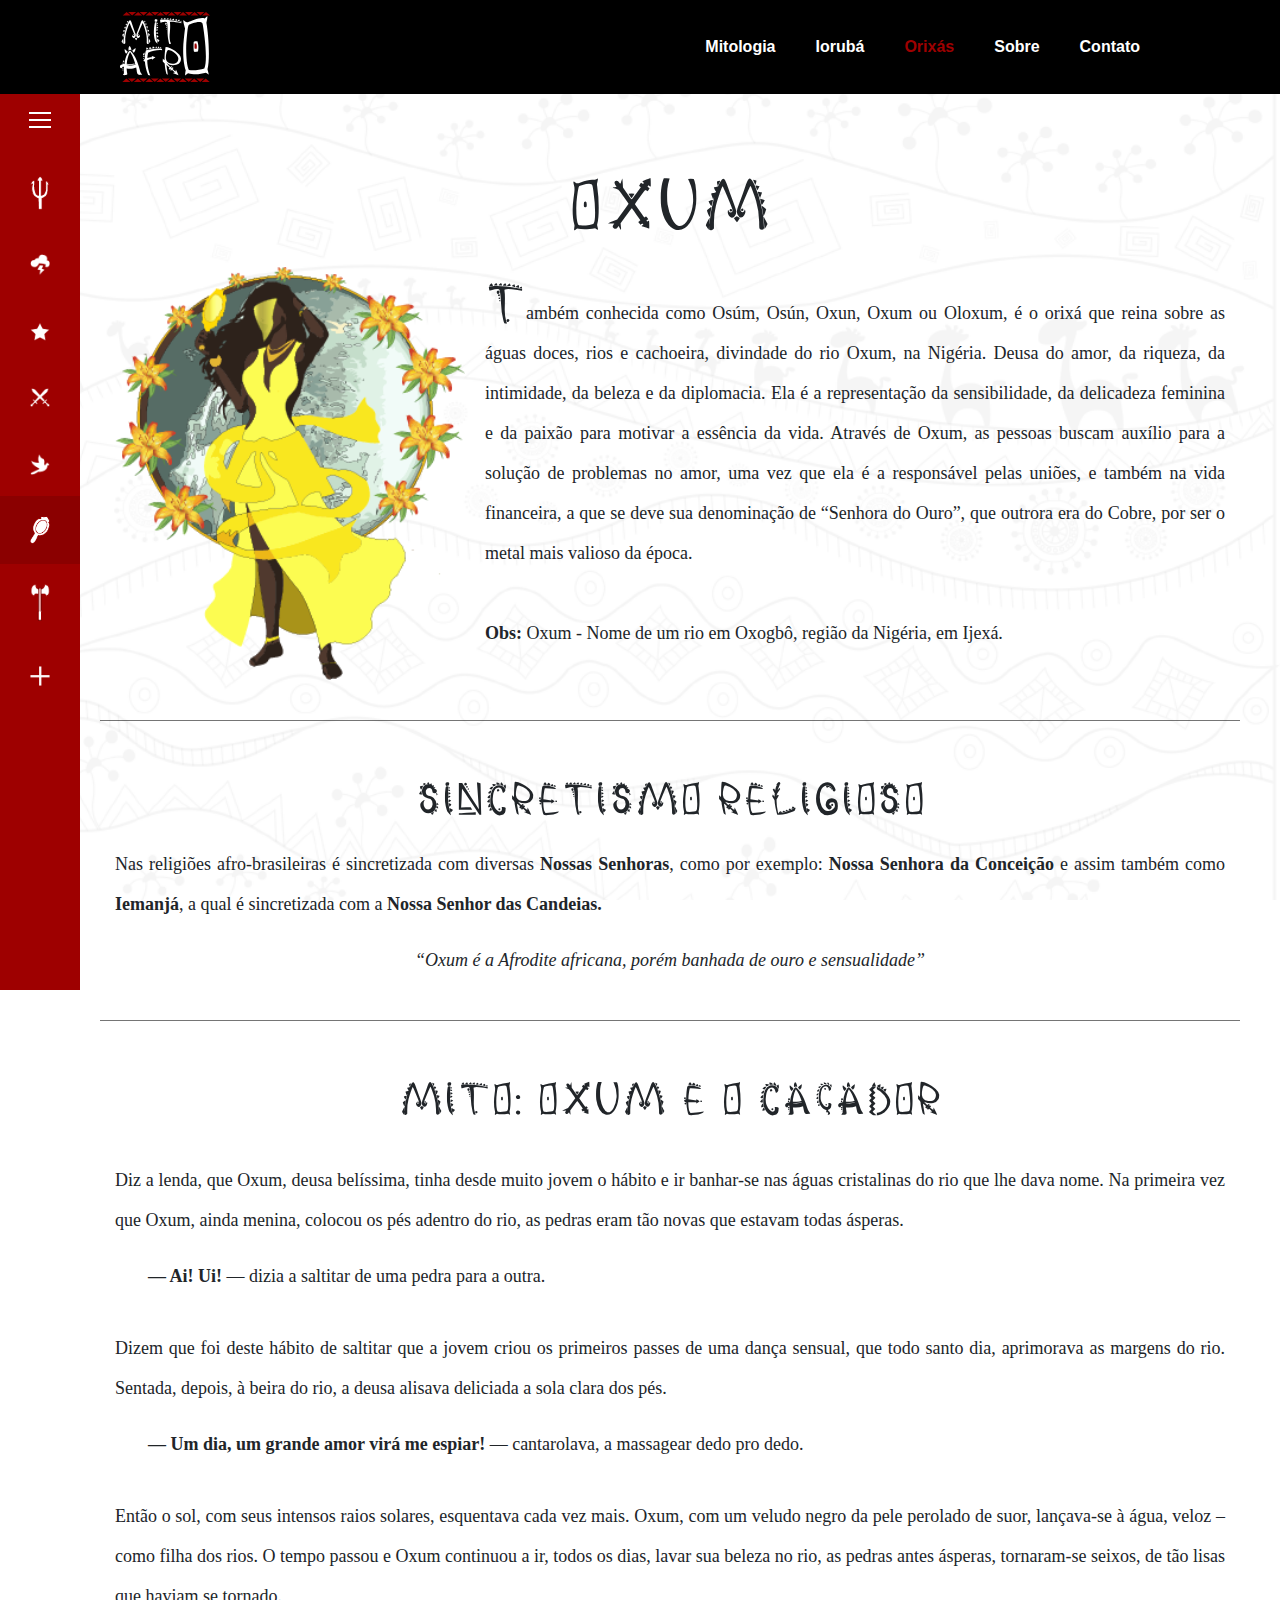
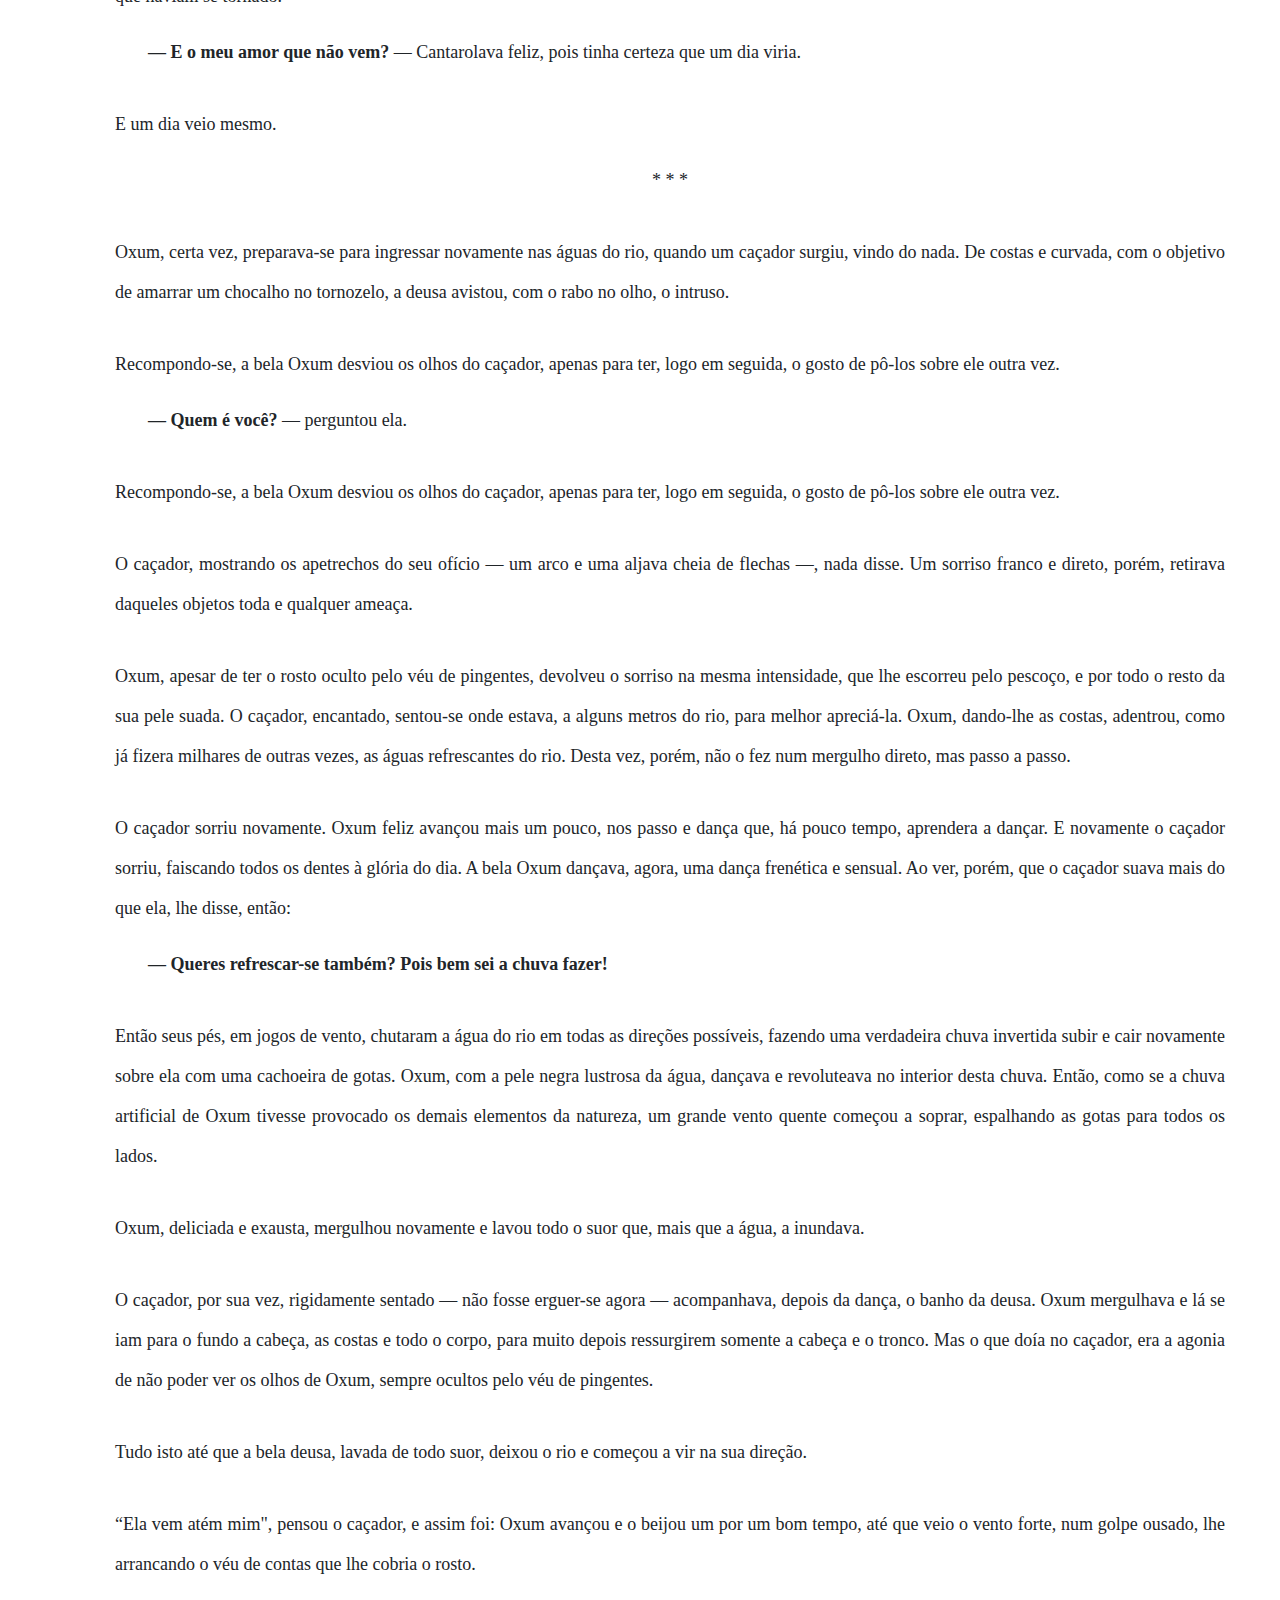
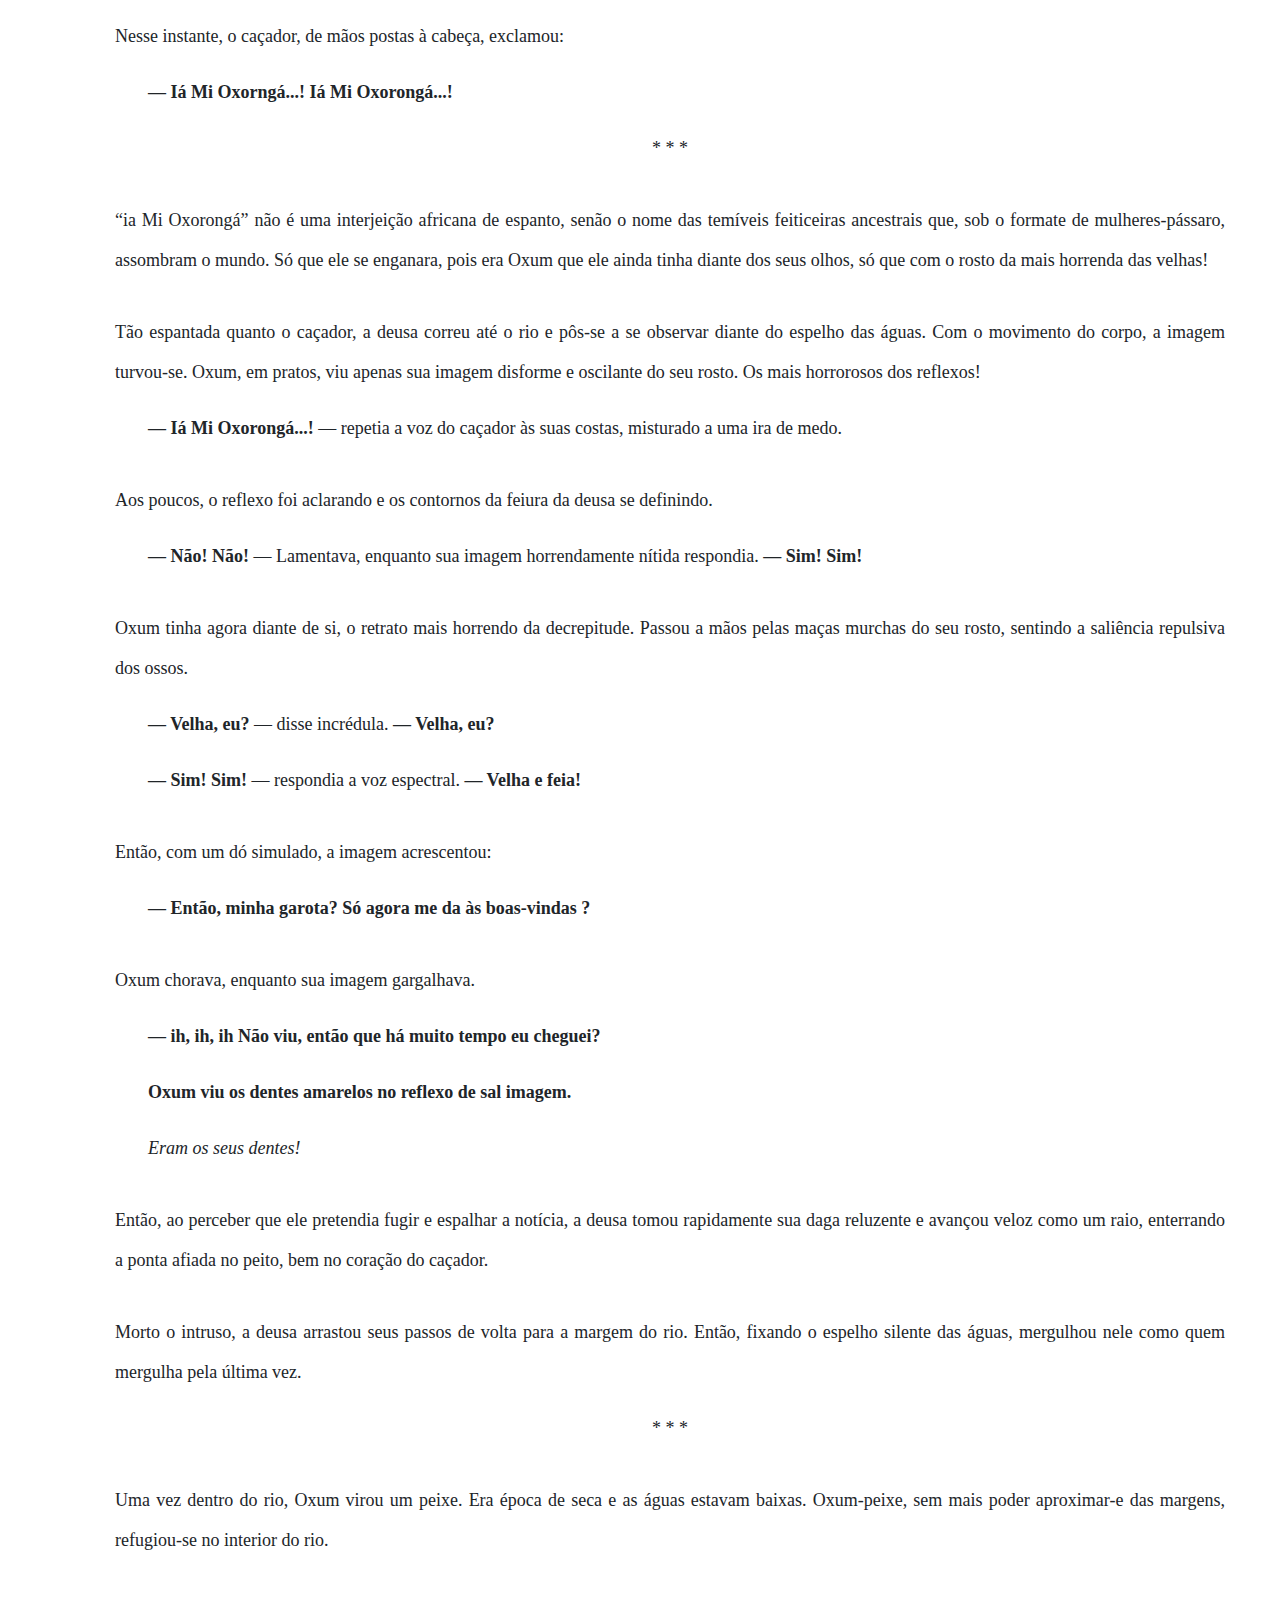
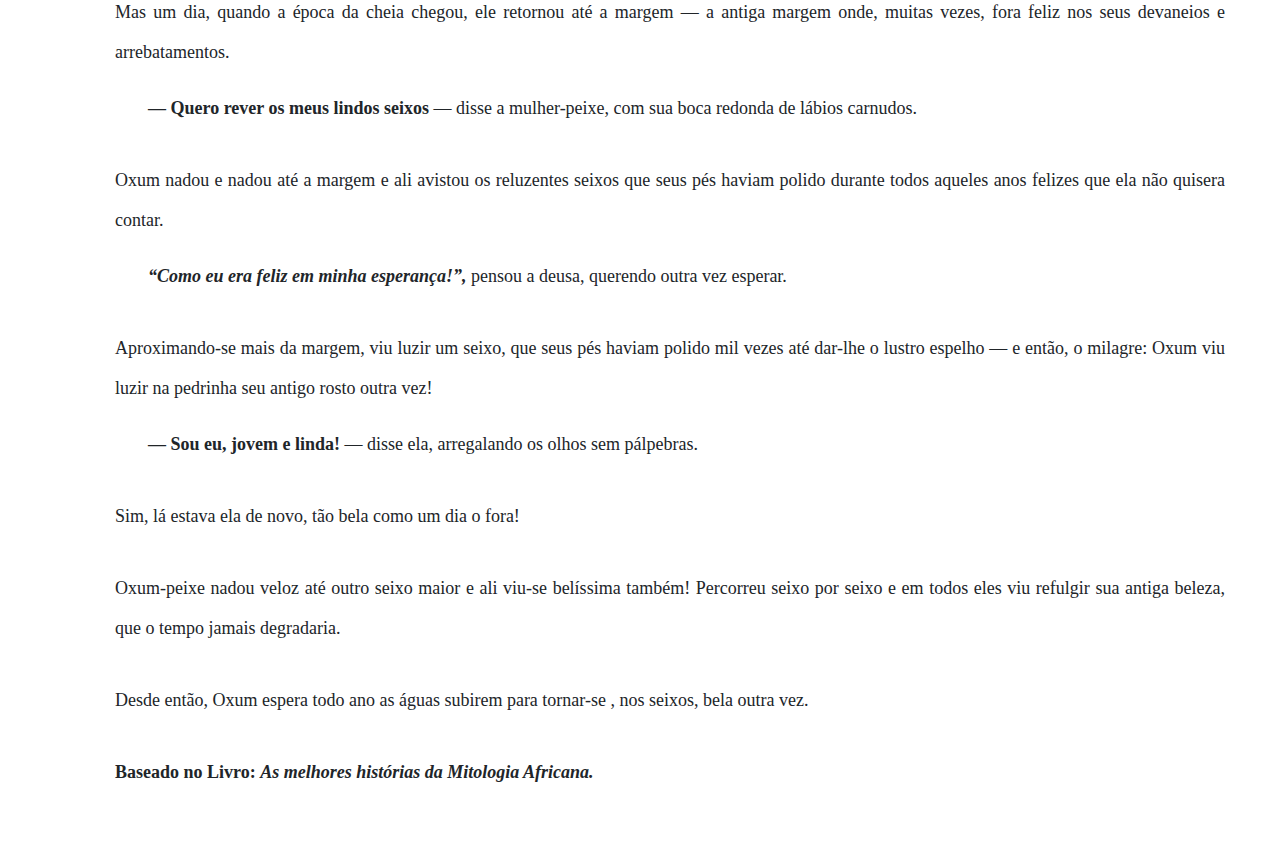
<file: Oxum.html>
<!DOCTYPE html>
<html>

<head>
    <meta http-equiv="Content-Type" content="text/html; charset=utf-8" />
    <meta name="description" content="Também conhecida como Osúm, Osún, Oxun,
    Oxum ou Oloxum, é o orixá que reina sobre as águas doces, rios e cachoeira, divindade do rio Oxum,
    na Nigéria. Deusa do amor, da riqueza, da intimidade, da beleza e da diplomacia. Ela é a
    representação da sensibilidade, da delicadeza feminina e da paixão para motivar a essência da vida.">
    <meta name="keywords" content="Oxum, Orixás, O que são orixás?">
    <meta name="author" content="Bernardo Pereira, Guilherme Santos, Joel da Silva, Júlio César">
    <meta name="viewport" content="width=device-width, initial-scale=1.0">
    <link rel="shortcut icon" href="assets/img/logo-mobile-vermelho.png" type="image/x-png">
    <title>Oxum</title>

    <!-- CSS do Bootstrap -->
    <link rel="stylesheet" href="assets/Estilos/node_modules/bootstrap/compiler/bootstrap.css">
    <!-- CSS PADRÃO -->
    <link rel="stylesheet" href="assets/Estilos/style_padrao.css">
    <!-- CSS ORIXÁS -->
    <link rel="stylesheet" href="assets/Estilos/style_orixas.css">
    <!-- Fonte Awesome -->
    <link rel="stylesheet" href="assets/Estilos/node_modules/fontawesome-free-5.2.0/css/all.css">

    <!-- Global site tag (gtag.js) - Google Analytics -->
    <script async src="https://www.googletagmanager.com/gtag/js?id=UA-130651800-1"></script>
    <script>
        window.dataLayer = window.dataLayer || [];
        function gtag() { dataLayer.push(arguments); }
        gtag('js', new Date());

        gtag('config', 'UA-130651800-1');
    </script>
</head>

<body>

    <!-- HEADER - Menu -->
    <header>
        <a href="index.html"><img class="logo_Desk" src="assets/img/logo_desk_vermelho_pagina.svg" alt=""></a>
        <a href="index.html"><img class="logo_Mob" src="assets/img/logo-mobile-vermelho.svg" alt=""></a>

        <nav class="font-weight-bold">
            <ul>
                <li><a href="Mitologia.html">Mitologia</a></li>
                <li><a href="Cultura.html">Iorubá</a></li>
                <li><a href="Orixas.html" class="active">Orixás</a></li>
                <li><a href="Sobre.html">Sobre</a></li>
                <li><a href="Contato.html">Contato</a></li>
            </ul>
        </nav>

        <!--Botão Menu Mobile-->
        <div class="menu-toggle">
            <span></span>
            <span></span>
            <span></span>
            <span></span>
            <span></span>
            <span></span>
        </div>

    </header>

    <div class="wrapper">

        <nav id="sidebar" class="active">

            <div class="sidebar-header text-center">

                <button type="button" id="sidebarCollapse" class="navbar-btn active">
                    <span></span>
                    <span></span>
                    <span></span>
                </button>

            </div>

            <ul class="list-unstyled components">

                <li>
                    <a href="Exu.html">
                        <img class="Icons" src="assets/img/Icones_Orixas/Tridente-Exu.png">
                        <p>Exu</p>
                    </a>
                </li>

                <li>
                    <a href="Iansa.html">
                        <img class="Icons" src="assets/img/Icones_Orixas/Trovao-Iansa.png">
                        <p>Iansã</p>
                    </a>
                </li>

                <li>
                    <a href="Iemanja.html">
                        <img class="Icons" src="assets/img/Icones_Orixas/Estrela-Iemanja.png">
                        <p>Iemanjá</p>
                    </a>
                </li>

                <li>
                    <a href="Ogum.html">
                        <img class="Icons" src="assets/img/Icones_Orixas/Espadas-Ogum.png">
                        <p>Ogum</p>
                    </a>
                </li>

                <li>
                    <a href="Oxala.html">
                        <img class="Icons" src="assets/img/Icones_Orixas/Pomba-Oxala.png">
                        <p>Oxalá</p>
                    </a>
                </li>

                <li class="active">
                    <a href="Oxum.html">
                        <img class="Icons" src="assets/img/Icones_Orixas/Espelho-Oxum.png">
                        <p>Oxum</p>
                    </a>
                </li>

                <li>
                    <a href="Xango.html">
                        <img class="Icons" src="assets/img/Icones_Orixas/Machado-Xango.png">
                        <p>Xangô</p>
                    </a>
                </li>

                <li>
                    <a href="Outros_Orixas.html">
                        <img class="Icons" src="assets/img/Icones_Orixas/Mais.png">
                        <p>Orixás</p>
                    </a>
                </li>

            </ul>

        </nav>

        <div id="bolinha">
            <img src="assets/img/Botão2.png">
        </div>
		
		<div id="bolinha2">
		<img src="assets/img/Botão1.png">
		</div>

        <div id="menu_bolinha">
            <ul>
                <li>
                    <a href="Exu.html">
                        <img class="Icons" src="assets/img/Icones_Orixas/Tridente-Exu.png">
                        <p>Exu</p>
                    </a>
                </li>

                <li>
                    <a href="Orixas-Iansa.html">
                        <img class="Icons" src="assets/img/Icones_Orixas/Trovao-Iansa.png">
                        <p>Iansã</p>
                    </a>
                </li>

                <li>
                    <a href="Iemanja.html">
                        <img class="Icons" src="assets/img/Icones_Orixas/Estrela-Iemanja.png">
                        <p>Iemanjá</p>
                    </a>
                </li>

                <li>
                    <a href="Ogum.html">
                        <img class="Icons" src="assets/img/Icones_Orixas/Espadas-Ogum.png">
                        <p>Ogum</p>
                    </a>
                </li>

                <li>
                    <a href="Oxala.html">
                        <img class="Icons" src="assets/img/Icones_Orixas/Pomba-Oxala.png">
                        <p>Oxalá</p>
                    </a>
                </li>

                <li>
                    <a href="Oxum.html">
                        <img class="Icons" src="assets/img/Icones_Orixas/Espelho-Oxum.png">
                        <p>Oxum</p>
                    </a>
                </li>

                <li>
                    <a href="#">
                        <img class="Icons" src="assets/img/Icones_Orixas/Machado-Xango.png">
                        <p>Xangô</p>
                    </a>
                </li>

                <li>
                    <a href="Outros_Orixas.html">
                        <img class="Icons" src="assets/img/Icones_Orixas/Mais.png">
                        <p>Orixás</p>
                    </a>
                </li>

            </ul>
        </div>

        <!-- Conteúdo -->

        <div id="content" class="active">

            <h1 class="text-center my-3 Titulo">OXUM</h1>

            <div class="col-12 media align-items-center flex-column flex-md-row">

                <img class="Desenhos" src="assets/img/oxum.png">

                <p class="p_dest text-justify texto media-body orixa_descricao">Também conhecida como Osúm, Osún, Oxun,
                    Oxum ou Oloxum, é o orixá que reina sobre as águas doces, rios e cachoeira, divindade do rio Oxum,
                    na Nigéria. Deusa do amor, da riqueza, da intimidade, da beleza e da diplomacia. Ela é a
                    representação da sensibilidade, da delicadeza feminina e da paixão para motivar a essência da vida.
                    Através de Oxum, as pessoas buscam auxílio para a solução de problemas no amor, uma vez que ela é a
                    responsável pelas uniões, e também na vida financeira, a que se deve sua denominação de “Senhora do
                    Ouro”, que outrora era do Cobre, por ser o metal mais valioso da época. <br> <br><b>Obs:</b> Oxum -
                    Nome de um rio em Oxogbô, região da Nigéria, em Ijexá.</p>
          

            </div>

            <div class="line"></div>
            <h2 class="Subtitulo mb-3 text-center">Sincretismo Religioso</h2>


            <div class="col-12 media align-items-center flex-column flex-lg-row">

                <p class="text-justify texto">Nas religiões afro-brasileiras é sincretizada com
                    diversas <b>Nossas Senhoras</b>, como por exemplo: <b> Nossa Senhora da Conceição</b> e assim
                    também como <b>Iemanjá</b>, a qual é sincretizada com a <b>Nossa Senhor das Candeias.</b> </p>

            </div>

            <p class="p_dest text-center texto"><i>“Oxum é a Afrodite africana, porém banhada de ouro e sensualidade”</i></p>

            <div class="line"></div>
            <h2 class="Subtitulo mb-3 text-center">MITO: Oxum e o Caçador</h2>

            <div class="col-12 media align-items-center flex-column flex-lg-row pt-3">
                <p class="text-justify texto">
                    Diz a lenda, que Oxum, deusa belíssima, tinha desde muito jovem o hábito e ir banhar-se nas águas
                    cristalinas do rio que lhe dava nome. Na primeira vez que Oxum, ainda menina, colocou os pés
                    adentro do rio, as pedras eram tão novas que estavam todas ásperas.</p>
            </div>

            <p class="texto frases"><b> — Ai! Ui! </b> — dizia a saltitar de uma pedra para a outra. </p>

            <div class="col-12 media align-items-center flex-column flex-lg-row pt-3">
                <p class="text-justify texto">
                    Dizem que foi deste hábito de saltitar que a jovem criou os primeiros passes de uma dança sensual,
                    que todo santo dia, aprimorava as margens do rio. Sentada, depois, à beira do rio, a deusa alisava
                    deliciada a sola clara dos pés.</p>
            </div>

            <p class="texto frases"> <b> — Um dia, um grande amor virá me espiar! </b> — cantarolava, a massagear dedo
                pro dedo. </p>

            <div class="col-12 media align-items-center flex-column flex-lg-row pt-3">
                <p class="text-justify texto">
                    Então o sol, com seus intensos raios solares, esquentava cada vez mais. Oxum, com um veludo negro
                    da pele perolado de suor, lançava-se à água, veloz – como filha dos rios. O tempo passou e Oxum
                    continuou a ir, todos os dias, lavar sua beleza no rio, as pedras antes ásperas, tornaram-se
                    seixos, de tão lisas que haviam se tornado.</p>
            </div>

            <p class="texto frases"><b> — E o meu amor que não vem? </b> — Cantarolava feliz, pois tinha certeza que um
                dia viria.</p>

            <div class="col-12 media align-items-center flex-column flex-lg-row pt-3">
                <p class="text-justify texto">
                    E um dia veio mesmo.</p>
            </div>

            <p class="texto text-center">* * *</p>

            <div class="col-12 media align-items-center flex-column flex-lg-row pt-3">
                <p class="text-justify texto">
                    Oxum, certa vez, preparava-se para ingressar novamente nas águas do rio, quando um caçador surgiu,
                    vindo do nada. De costas e curvada, com o objetivo de amarrar um chocalho no tornozelo, a deusa
                    avistou, com o rabo no olho, o intruso.</p>
            </div>

            <div class="col-12 media align-items-center flex-column flex-lg-row pt-3">
                <p class="text-justify texto">
                    Recompondo-se, a bela Oxum desviou os olhos do caçador, apenas para ter, logo em seguida, o gosto
                    de pô-los sobre ele outra vez. </p>
            </div>

            <p class="texto frases"><b> — Quem é você? </b> — perguntou ela.</p>

            <div class="col-12 media align-items-center flex-column flex-lg-row pt-3">
                <p class="text-justify texto">
                    Recompondo-se, a bela Oxum desviou os olhos do caçador, apenas para ter, logo em seguida, o gosto
                    de pô-los sobre ele outra vez. </p>
            </div>

            <div class="col-12 media align-items-center flex-column flex-lg-row pt-3">
                <p class="text-justify texto">
                    O caçador, mostrando os apetrechos do seu ofício — um arco e uma aljava cheia de flechas —, nada
                    disse. Um sorriso franco e direto, porém, retirava daqueles objetos toda e qualquer ameaça. </p>
            </div>

            <div class="col-12 media align-items-center flex-column flex-lg-row pt-3">
                <p class="text-justify texto">
                    Oxum, apesar de ter o rosto oculto pelo véu de pingentes, devolveu o sorriso na mesma intensidade,
                    que lhe escorreu pelo pescoço, e por todo o resto da sua pele suada. O caçador, encantado,
                    sentou-se onde estava, a alguns metros do rio, para melhor apreciá-la. Oxum, dando-lhe as costas,
                    adentrou, como já fizera milhares de outras vezes, as águas refrescantes do rio. Desta vez, porém,
                    não o fez num mergulho direto, mas passo a passo. </p>
            </div>

            <div class="col-12 media align-items-center flex-column flex-lg-row pt-3">
                <p class="text-justify texto">
                    O caçador sorriu novamente. Oxum feliz avançou mais um pouco, nos passo e dança que, há pouco
                    tempo, aprendera a dançar. E novamente o caçador sorriu, faiscando todos os dentes à glória do dia.
                    A bela Oxum dançava, agora, uma dança frenética e sensual. Ao ver, porém, que o caçador suava mais
                    do que ela, lhe disse, então: </p>
            </div>

            <p class="texto frases"><b> — Queres refrescar-se também? Pois bem sei a chuva fazer! </b> </p>

            <div class="col-12 media align-items-center flex-column flex-lg-row pt-3">
                <p class="text-justify texto">
                    Então seus pés, em jogos de vento, chutaram a água do rio em todas as direções possíveis, fazendo
                    uma verdadeira chuva invertida subir e cair novamente sobre ela com uma cachoeira de gotas. Oxum,
                    com a pele negra lustrosa da água, dançava e revoluteava no interior desta chuva. Então, como se a
                    chuva artificial de Oxum tivesse provocado os demais elementos da natureza, um grande vento quente
                    começou a soprar, espalhando as gotas para todos os lados. </p>
            </div>

            <div class="col-12 media align-items-center flex-column flex-lg-row pt-3">
                <p class="text-justify texto">
                    Oxum, deliciada e exausta, mergulhou novamente e lavou todo o suor que, mais que a água, a
                    inundava.</p>
            </div>

            <div class="col-12 media align-items-center flex-column flex-lg-row pt-3">
                <p class="text-justify texto">
                    O caçador, por sua vez, rigidamente sentado — não fosse erguer-se agora — acompanhava, depois da
                    dança, o banho da deusa. Oxum mergulhava e lá se iam para o fundo a cabeça, as costas e todo o
                    corpo, para muito depois ressurgirem somente a cabeça e o tronco. Mas o que doía no caçador, era a
                    agonia de não poder ver os olhos de Oxum, sempre ocultos pelo véu de pingentes.</p>
            </div>

            <div class="col-12 media align-items-center flex-column flex-lg-row pt-3">
                <p class="text-justify texto">
                    Tudo isto até que a bela deusa, lavada de todo suor, deixou o rio e começou a vir na sua direção.</p>
            </div>

            <div class="col-12 media align-items-center flex-column flex-lg-row pt-3">
                <p class="text-justify texto">
                    “Ela vem atém mim", pensou o caçador, e assim foi: Oxum avançou e o beijou um por um bom tempo, até
                    que veio o vento forte, num golpe ousado, lhe arrancando o véu de contas que lhe cobria o rosto.</p>
            </div>

            <div class="col-12 media align-items-center flex-column flex-lg-row pt-3">
                <p class="text-center texto">
                    Nesse instante, o caçador, de mãos postas à cabeça, exclamou:</p>
            </div>

            <p class="texto frases"><b> — Iá Mi Oxorngá...! Iá Mi Oxorongá...! </b> </p>

            <p class="texto text-center">* * *</p>

            <div class="col-12 media align-items-center flex-column flex-lg-row pt-3">
                <p class="text-justify texto">
                    “ia Mi Oxorongá” não é uma interjeição africana de espanto, senão o nome das temíveis feiticeiras
                    ancestrais que, sob o formate de mulheres-pássaro, assombram o mundo. Só que ele se enganara, pois
                    era Oxum que ele ainda tinha diante dos seus olhos, só que com o rosto da mais horrenda das velhas!</p>
            </div>

            <div class="col-12 media align-items-center flex-column flex-lg-row pt-3">
                <p class="text-justify texto">
                    Tão espantada quanto o caçador, a deusa correu até o rio e pôs-se a se observar diante do espelho
                    das águas. Com o movimento do corpo, a imagem turvou-se. Oxum, em pratos, viu apenas sua imagem
                    disforme e oscilante do seu rosto. Os mais horrorosos dos reflexos! </p>
            </div>

            <p class="texto frases"><b> — Iá Mi Oxorongá...! </b> — repetia a voz do caçador às suas costas, misturado
                a uma ira de medo. </p>

            <div class="col-12 media align-items-center flex-column flex-lg-row pt-3">
                <p class="text-justify texto">
                    Aos poucos, o reflexo foi aclarando e os contornos da feiura da deusa se definindo. </p>
            </div>

            <p class="texto frases"><b> — Não! Não! </b> — Lamentava, enquanto sua imagem horrendamente nítida
                respondia. <b>— Sim! Sim! </b></p>

            <div class="col-12 media align-items-center flex-column flex-lg-row pt-3">
                <p class="text-justify texto">
                    Oxum tinha agora diante de si, o retrato mais horrendo da decrepitude. Passou a mãos pelas maças
                    murchas do seu rosto, sentindo a saliência repulsiva dos ossos.</p>
            </div>

            <p class="texto frases"><b> — Velha, eu? </b> — disse incrédula. <b> — Velha, eu? </b> </p>
            <p class="texto frases"><b> — Sim! Sim! </b> — respondia a voz espectral. <b> — Velha e feia! </b> </p>

            <div class="col-12 media align-items-center flex-column flex-lg-row pt-3">
                <p class="text-justify texto">
                    Então, com um dó simulado, a imagem acrescentou: </p>
            </div>

            <p class="texto frases"><b> — Então, minha garota? Só agora me da às boas-vindas ? </b> </p>

            <div class="col-12 media align-items-center flex-column flex-lg-row pt-3">
                <p class="text-justify texto">
                    Oxum chorava, enquanto sua imagem gargalhava. </p>
            </div>

            <p class="texto frases"><b> — ih, ih, ih Não viu, então que há muito tempo eu cheguei? </b> </p>
            <p class="texto frases"><b> Oxum viu os dentes amarelos no reflexo de sal imagem. </b> </p>

            <p class="texto frases"><i>Eram os seus dentes!</i></p>


            <div class="col-12 media align-items-center flex-column flex-lg-row pt-3">
                <p class="text-justify texto">
                    Então, ao perceber que ele pretendia fugir e espalhar a notícia, a deusa tomou rapidamente sua daga
                    reluzente e avançou veloz como um raio, enterrando a ponta afiada no peito, bem no coração do
                    caçador.
            </div>

            <div class="col-12 media align-items-center flex-column flex-lg-row pt-3">
                <p class="text-justify texto">
                    Morto o intruso, a deusa arrastou seus passos de volta para a margem do rio. Então, fixando o
                    espelho silente das águas, mergulhou nele como quem mergulha pela última vez.
            </div>

            <p class="texto text-center">* * *</p>



            <div class="col-12 media align-items-center flex-column flex-lg-row pt-3">
                <p class="text-justify texto">
                    Uma vez dentro do rio, Oxum virou um peixe. Era época de seca e as águas estavam baixas.
                    Oxum-peixe, sem mais poder aproximar-e das margens, refugiou-se no interior do rio.
            </div>


            <div class="col-12 media align-items-center flex-column flex-lg-row pt-3">
                <p class="text-justify texto">
                    Mas um dia, quando a época da cheia chegou, ele retornou até a margem — a antiga margem onde,
                    muitas vezes, fora feliz nos seus devaneios e arrebatamentos.
            </div>

            <p class="texto frases"><b> — Quero rever os meus lindos seixos </b> — disse a mulher-peixe, com sua boca
                redonda de lábios carnudos. </p>

            <div class="col-12 media align-items-center flex-column flex-lg-row pt-3">
                <p class="text-justify texto">
                    Oxum nadou e nadou até a margem e ali avistou os reluzentes seixos que seus pés haviam polido
                    durante todos aqueles anos felizes que ela não quisera contar.
            </div>

            <p class="texto frases"><b> <i> “Como eu era feliz em minha esperança!”, </i> </b> pensou a deusa, querendo
                outra vez esperar. </p>

            <div class="col-12 media align-items-center flex-column flex-lg-row pt-3">
                <p class="text-justify texto">
                    Aproximando-se mais da margem, viu luzir um seixo, que seus pés haviam polido mil vezes até dar-lhe
                    o lustro espelho — e então, o milagre: Oxum viu luzir na pedrinha seu antigo rosto outra vez!
            </div>

            <p class="texto frases"><b>— Sou eu, jovem e linda! </b> — disse ela, arregalando os olhos sem pálpebras.
            </p>

            <div class="col-12 media align-items-center flex-column flex-lg-row pt-3">
                <p class="text-justify texto">
                    Sim, lá estava ela de novo, tão bela como um dia o fora!
            </div>


            <div class="col-12 media align-items-center flex-column flex-lg-row pt-3">
                <p class="text-justify texto">
                    Oxum-peixe nadou veloz até outro seixo maior e ali viu-se belíssima também! Percorreu seixo por
                    seixo e em todos eles viu refulgir sua antiga beleza, que o tempo jamais degradaria.
            </div>

            <div class="col-12 media align-items-center flex-column flex-lg-row pt-3">
                <p class="text-justify texto">
                    Desde então, Oxum espera todo ano as águas subirem para tornar-se , nos seixos, bela outra vez.
            </div>

            <div class="col-12 media align-items-center flex-column flex-lg-row pt-3">
                <p class="text-left texto"> <b>Baseado no Livro:</b> <b><i>As melhores histórias da Mitologia Africana.
                        </i> </b> </p>
            </div>








        </div>

    </div>

    <!-- Animação do Scroll (Conteúdo surgindo) -->
    <script type="text/javascript" src="assets/Estilos/js/jquery-3.1.1.min.js"></script>
    <script type="text/javascript" src="assets/Estilos/js/app.js"></script>


    <!-- JavaScript e Jquery -->
    <script src="assets/Estilos/node_modules/jquery/dist/jquery.js"></script>
    <script src="assets/Estilos/node_modules/popper.js/dist/popper.js"></script>
    <script src="assets/Estilos/node_modules/bootstrap/dist/js/bootstrap.js"></script>

    <!-- Menu Toggle - Transformação do conteúdo -->
    <script type="text/javascript">
        $(document).ready(function () {
            $('#sidebarCollapse').on('click', function () {
                $('#sidebar, #content').toggleClass('active');
                $(this).toggleClass('active');
            });
        });
    </script>

    <!-- Menu Toggle do Mobile - Fazer os dois ícones abrir o menu lateral -->
    <script type="text/javascript">
        $(document).ready(function () {
            $('#bolinha2, #bolinha').on('click', function () {
                $('#menu_bolinha').toggleClass('active');
                $(this).toggleClass('active');
            });
        });
    </script>

    <!-- Menu Toggle do Mobile - Fazer alternar o "X" e o ícone da África -->
    <script type="text/javascript">
        $(document).ready(function () {
            $('#bolinha2, #bolinha').on('click', function () {
                $('#bolinha2').toggleClass('active');
                $('#bolinha').toggleClass('active');
                $(this).toggleClass('active');
            });
        });
    </script>

    <!-- Menu responsivo -->
    <script type="text/javascript">
        $(document).ready(function () {
            $("#sidebar").mCustomScrollbar({
                theme: "minimal"
            });

            $('#sidebarCollapse').on('click', function () {
                $('#sidebar, #content').toggleClass('active');
                $('.collapse.in').toggleClass('in');
                $('a[aria-expanded=true]').attr('aria-expanded', 'false');
            });
        });
    </script>


    <!--Script Menu-Toggle [Header]-->
    <script type="text/javascript">
        $(document).ready(function () {
            $('.menu-toggle').click(function () {
                $('.menu-toggle').toggleClass('active')
            })
        })
    </script>

    <!--Script Menu-Toggle [Nav]-->
    <script type="text/javascript">
        $(document).ready(function () {
            $('.menu-toggle').click(function () {
                $('nav').toggleClass('active')
            })
        })
    </script>

</body>

</html>
</file>
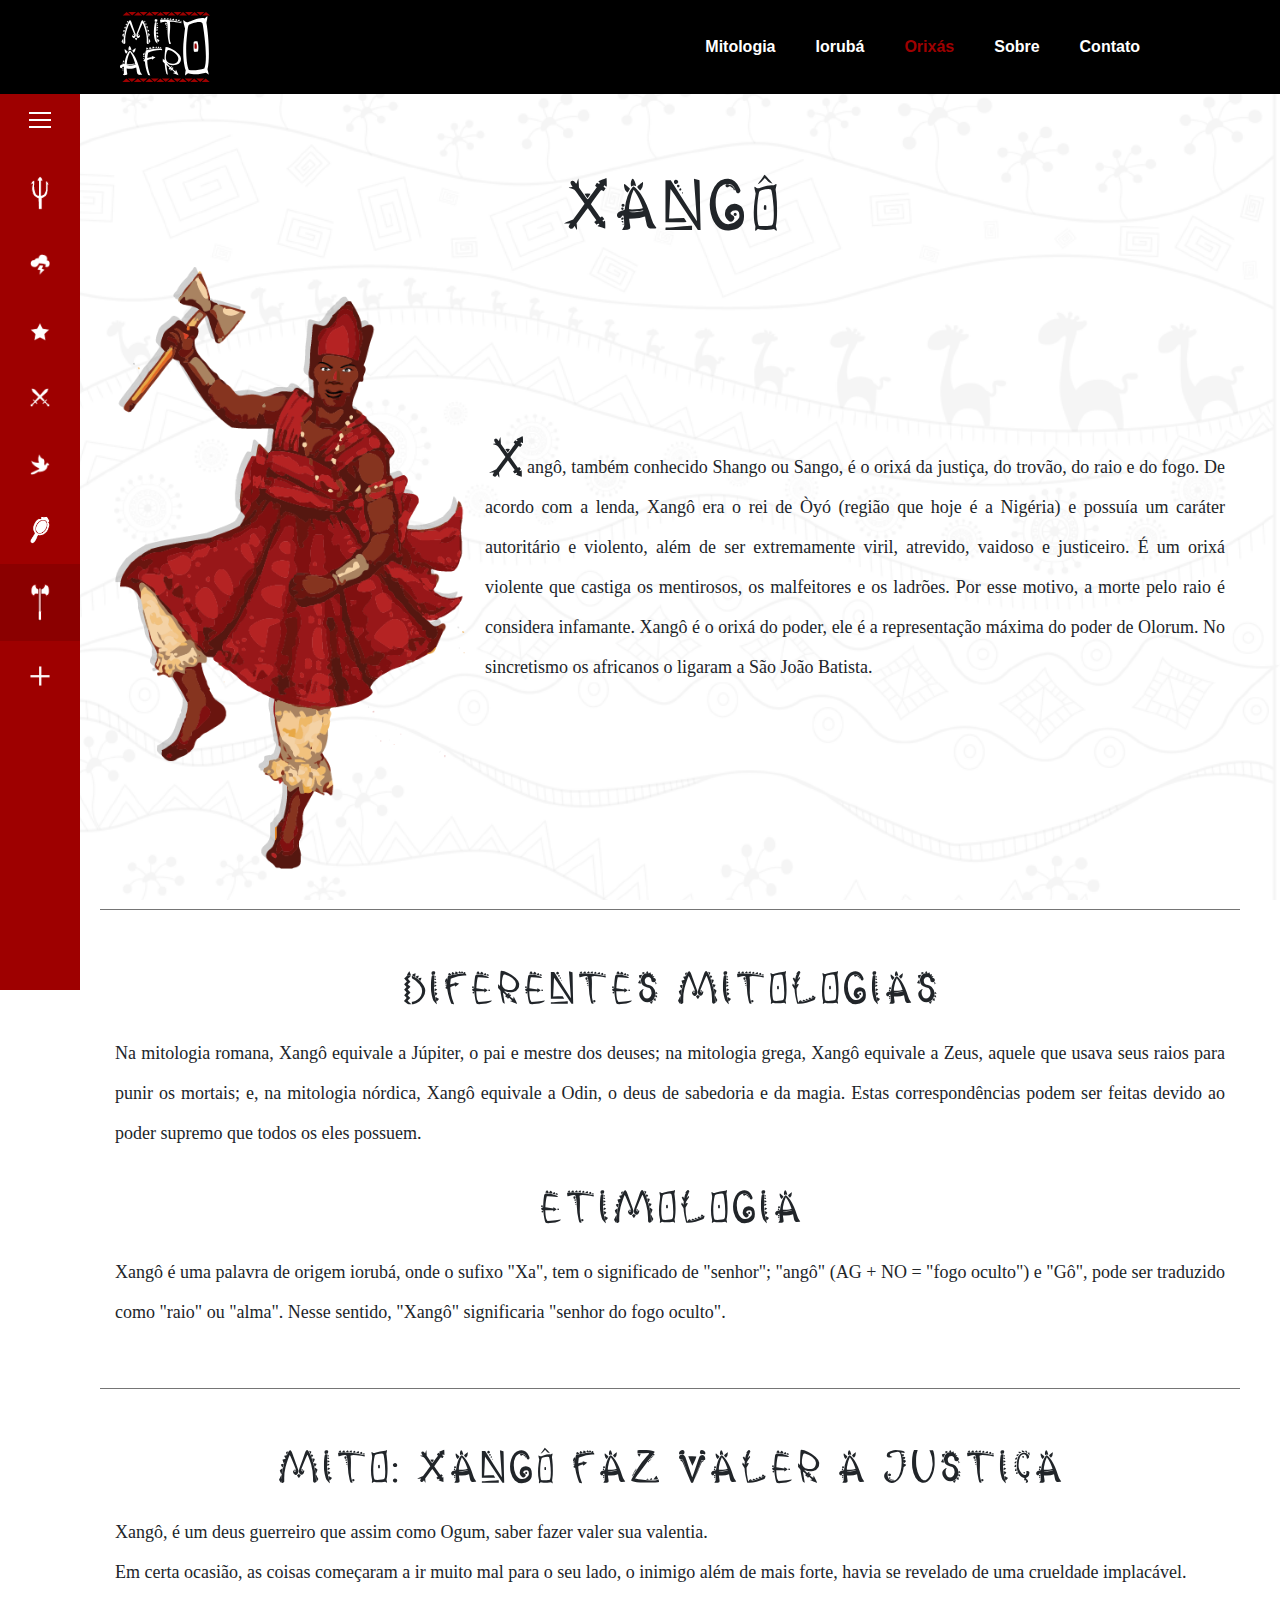
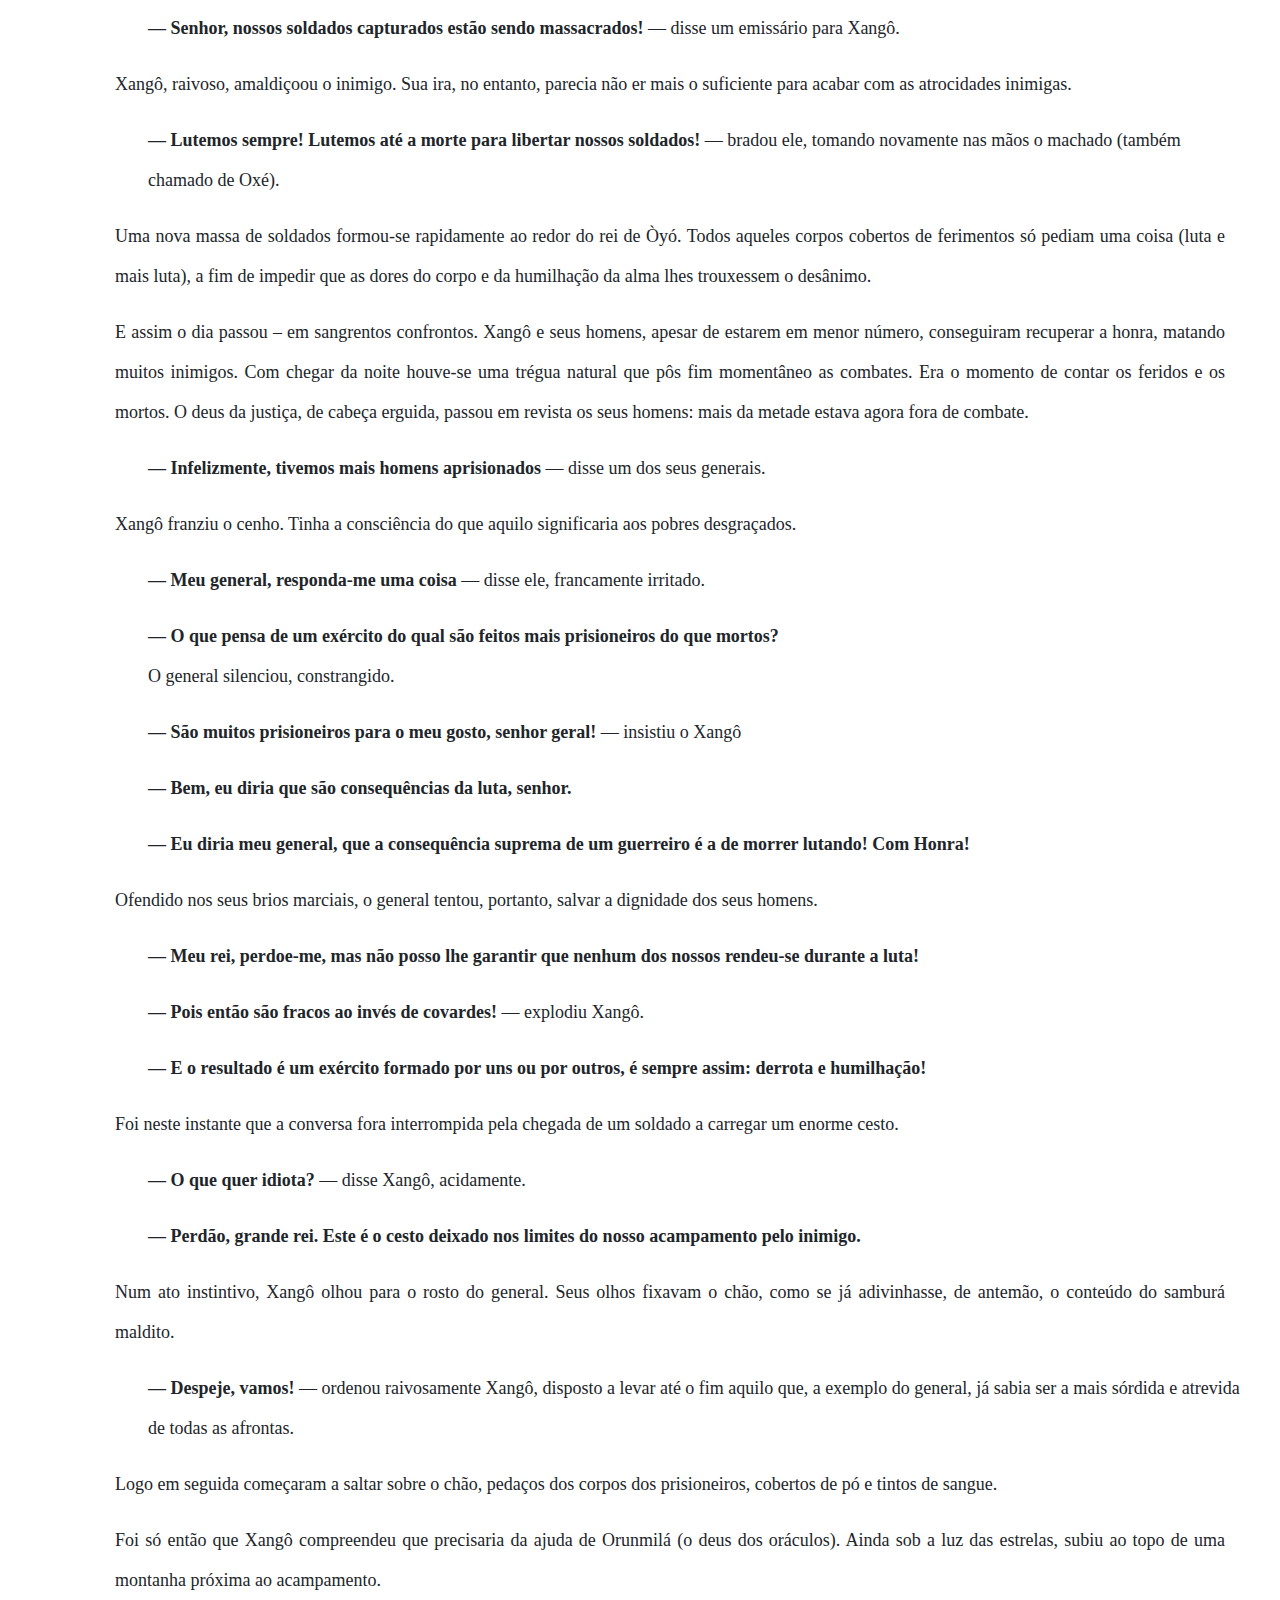
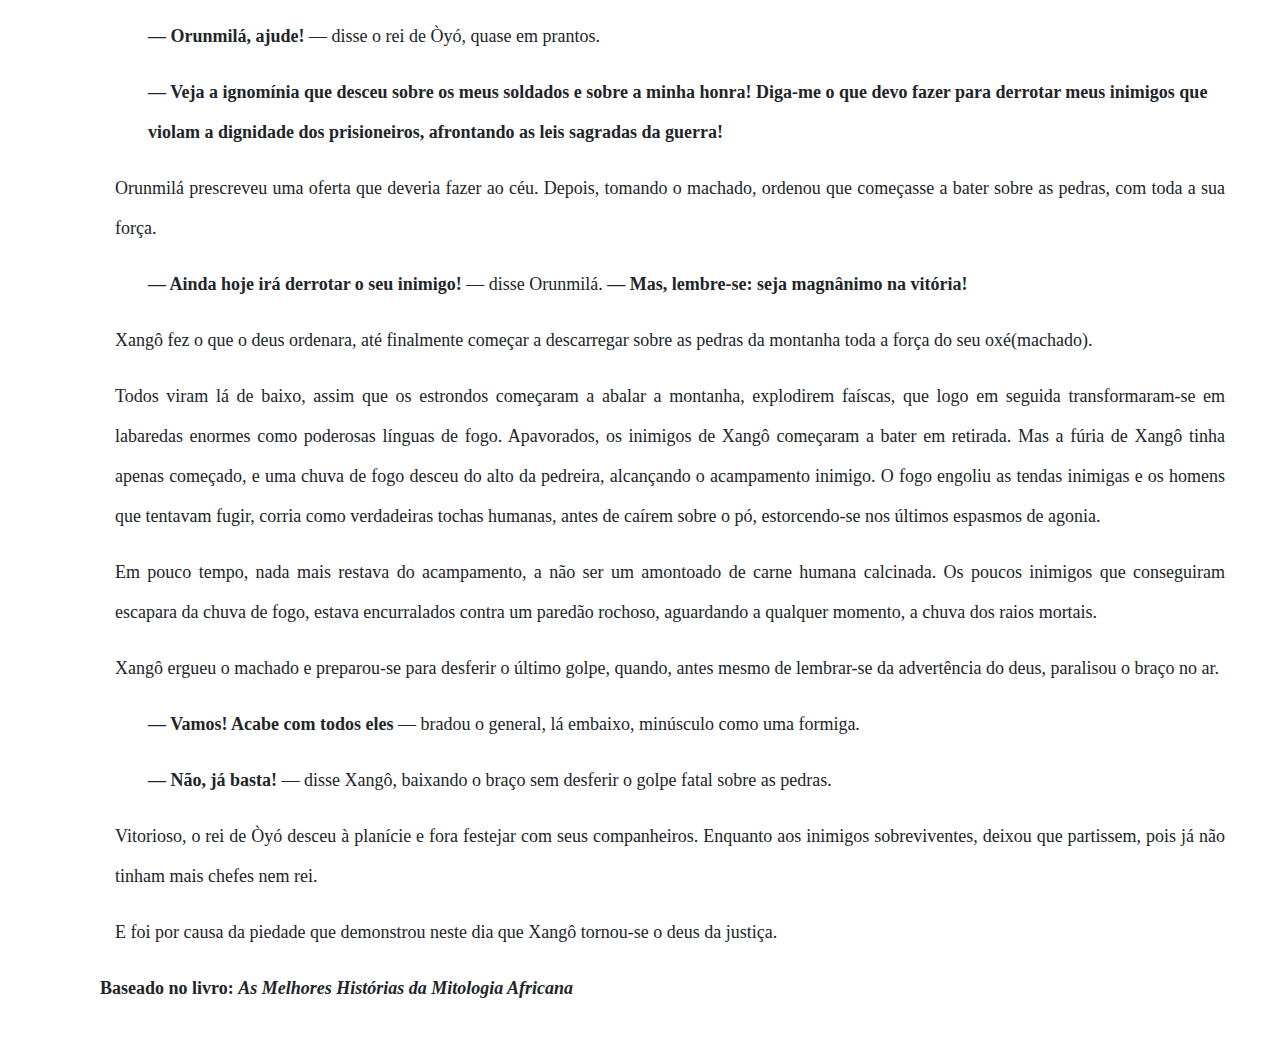
<file: Xango.html>
<!DOCTYPE html>
<html>

<head>
    <meta http-equiv="Content-Type" content="text/html; charset=utf-8" />
    <meta name="description" content="Xangô, também conhecido Shango ou Sango, é o orixá da justiça, do trovão, do raio e do fogo.  De acordo com a lenda, Xangô era o rei de Òyó (região que hoje é a Nigéria) e possuía um caráter autoritário e violento, além de ser extremamente viril, atrevido, vaidoso e justiceiro.">
    <meta name="keywords" content="Xangô, Orixás, O que são orixás?">
    <meta name="author" content="Bernardo Pereira, Guilherme Santos, Joel da Silva, Júlio César">
    <meta name="viewport" content="width=device-width, initial-scale=1.0">
    <link rel="shortcut icon" href="assets/img/logo-mobile-vermelho.png" type="image/x-png">
    <title>Orixás</title>

    <!-- CSS do Bootstrap -->
    <link rel="stylesheet" href="assets/Estilos/node_modules/bootstrap/compiler/bootstrap.css">
    <!-- CSS PADRÃO -->
    <link rel="stylesheet" href="assets/Estilos/style_padrao.css">
    <!-- CSS ORIXÁS -->
    <link rel="stylesheet" href="assets/Estilos/style_orixas.css">
    <!-- Fonte Awesome -->
    <link rel="stylesheet" href="assets/Estilos/node_modules/fontawesome-free-5.2.0/css/all.css">

      <!-- Global site tag (gtag.js) - Google Analytics -->
      <script async src="https://www.googletagmanager.com/gtag/js?id=UA-130651800-1"></script>
      <script>
          window.dataLayer = window.dataLayer || [];
          function gtag() { dataLayer.push(arguments); }
          gtag('js', new Date());
  
          gtag('config', 'UA-130651800-1');
      </script>
</head>

<body>

    <!-- HEADER - Menu -->
    <header>
        <a href="index.html"><img class="logo_Desk" src="assets/img/logo_desk_vermelho_pagina.svg" alt=""></a>
        <a href="index.html"><img class="logo_Mob" src="assets/img/logo-mobile-vermelho.svg" alt=""></a>

        <nav class="font-weight-bold">
            <ul>
                <li><a href="Mitologia.html">Mitologia</a></li>
                <li><a href="Cultura.html">Iorubá</a></li>
                <li><a href="Orixas.html" class="active">Orixás</a></li>
                <li><a href="Sobre.html">Sobre</a></li>
                <li><a href="Contato.html">Contato</a></li>
            </ul>
        </nav>

        <!--Botão Menu Mobile-->
        <div class="menu-toggle">
            <span></span>
            <span></span>
            <span></span>
            <span></span>
            <span></span>
            <span></span>
        </div>

    </header>

    <div class="wrapper">

        <nav id="sidebar" class="active">

            <div class="sidebar-header text-center">

                <button type="button" id="sidebarCollapse" class="navbar-btn active">
                    <span></span>
                    <span></span>
                    <span></span>
                </button>

            </div>

            <ul class="list-unstyled components">

                <li>
                    <a href="Exu.html">
                        <img class="Icons" src="assets/img/Icones_Orixas/Tridente-Exu.png">
                        <p>Exu</p>
                    </a>
                </li>

                <li>
                    <a href="Iansa.html">
                        <img class="Icons" src="assets/img/Icones_Orixas/Trovao-Iansa.png">
                        <p>Iansã</p>
                    </a>
                </li>

                <li>
                    <a href="Iemanja.html">
                        <img class="Icons" src="assets/img/Icones_Orixas/Estrela-Iemanja.png">
                        <p>Iemanjá</p>
                    </a>
                </li>

                <li>
                    <a href="Ogum.html">
                        <img class="Icons" src="assets/img/Icones_Orixas/Espadas-Ogum.png">
                        <p>Ogum</p>
                    </a>
                </li>

                <li>
                    <a href="Oxala.html">
                        <img class="Icons" src="assets/img/Icones_Orixas/Pomba-Oxala.png">
                        <p>Oxalá</p>
                    </a>
                </li>

                <li>
                    <a href="Oxum.html">
                        <img class="Icons" src="assets/img/Icones_Orixas/Espelho-Oxum.png">
                        <p>Oxum</p>
                    </a>
                </li>

                <li class="active">
                    <a href="#">
                        <img class="Icons" src="assets/img/Icones_Orixas/Machado-Xango.png">
                        <p>Xangô</p>
                    </a>
                </li>

                <li>
                    <a href="Outros_Orixas.html">
                        <img class="Icons" src="assets/img/Icones_Orixas/Mais.png">
                        <p>Orixás</p>
                    </a>
                </li>

            </ul>

        </nav>

        <div id="bolinha">
            <img src="assets/img/Botão2.png">
        </div>
		
		<div id="bolinha2">
		<img src="assets/img/Botão1.png">
		</div>

        <div id="menu_bolinha">
            <ul>
                <li>
                    <a href="Exu.html">
                        <img class="Icons" src="assets/img/Icones_Orixas/Tridente-Exu.png">
                        <p>Exu</p>
                    </a>
                </li>

                <li>
                    <a href="Orixas-Iansa.html">
                        <img class="Icons" src="assets/img/Icones_Orixas/Trovao-Iansa.png">
                        <p>Iansã</p>
                    </a>
                </li>

                <li>
                    <a href="Iemanja.html">
                        <img class="Icons" src="assets/img/Icones_Orixas/Estrela-Iemanja.png">
                        <p>Iemanjá</p>
                    </a>
                </li>

                <li>
                    <a href="Ogum.html">
                        <img class="Icons" src="assets/img/Icones_Orixas/Espadas-Ogum.png">
                        <p>Ogum</p>
                    </a>
                </li>

                <li>
                    <a href="Oxala.html">
                        <img class="Icons" src="assets/img/Icones_Orixas/Pomba-Oxala.png">
                        <p>Oxalá</p>
                    </a>
                </li>

                <li>
                    <a href="Oxum.html">
                        <img class="Icons" src="assets/img/Icones_Orixas/Espelho-Oxum.png">
                        <p>Oxum</p>
                    </a>
                </li>

                <li>
                        <a href="xango.html">
                        <img class="Icons" src="assets/img/Icones_Orixas/Machado-Xango.png">
                        <p>Xangô</p>
                    </a>
                </li>

                <li>
                    <a href="Outros_Orixas.html">
                        <img class="Icons" src="assets/img/Icones_Orixas/Mais.png">
                        <p>Orixás</p>
                    </a>
                </li>
            </ul>
        </div>

        <!-- Conteúdo -->

        <div id="content" class="active">

            <h1 class="text-center my-3 Titulo">Xangô</h1>

            <div class="col-12 media align-items-center flex-column flex-md-row">

                <img class="Desenhos" src="assets/img/xango.png">


                <p class="p_dest text-justify texto media-body orixa_descricao">Xangô, também conhecido Shango ou Sango, é o orixá da justiça, do trovão, do raio e do fogo.  De acordo com a lenda, Xangô era o rei de Òyó (região que hoje é a Nigéria) e possuía um caráter autoritário e violento, além de ser extremamente viril, atrevido, vaidoso e justiceiro. É um orixá violente que castiga os mentirosos, os malfeitores e os ladrões. Por esse motivo, a morte pelo raio é considera infamante. Xangô é o orixá do poder, ele é a representação máxima do poder de Olorum. No sincretismo os africanos o ligaram a São João Batista. </p>
                
            </div>

            <div class="line"></div>

            <h2 class="Subtitulo mb-3 text-center">Diferentes Mitologias</h1>

            <div class="col-12 media align-items-center flex-column flex-lg-row">
                <p class="text-justify texto">Na mitologia romana, Xangô equivale a Júpiter, o pai e mestre dos deuses; na mitologia grega, Xangô equivale a Zeus, aquele que usava seus raios para punir os mortais; e, na mitologia nórdica, Xangô equivale a Odin, o deus de sabedoria e da magia. Estas correspondências podem ser feitas devido ao poder supremo que todos os eles possuem.</p>
            </div>

            <h2 class="Subtitulo mb-3 text-center">Etimologia</h2>

                <div class="col-12 media align-items-center flex-column flex-lg-row">
                    <p class="text-justify texto">Xangô é uma palavra de origem iorubá, onde o sufixo "Xa", tem o significado de "senhor"; "angô" (AG + NO = "fogo oculto") e "Gô", pode ser traduzido como "raio" ou "alma". Nesse sentido, "Xangô" significaria "senhor do fogo oculto".</p>
                </div>

            <div class="line"></div>

            <h2 class="Subtitulo mb-3 text-center">Mito: Xangô faz valer a justiça</h2>
            
            <div class="col-12 media align-items-center flex-column flex-lg-row">
                <p class="text-justify texto">Xangô, é um deus guerreiro que assim como Ogum, saber fazer valer sua valentia.
                <br>Em certa ocasião, as coisas começaram a ir muito mal para o  seu lado, o inimigo além de mais forte, havia se revelado de uma crueldade implacável.</p>
            </div>

            <p class="texto frases"><b>— Senhor, nossos soldados capturados estão sendo massacrados!</b> — disse um emissário para Xangô.</p>

            <div class="col-12 media align-items-center flex-column flex-lg-row">
                <p class="texto text-justify">Xangô, raivoso, amaldiçoou o inimigo. Sua ira, no entanto, parecia não er mais o suficiente para acabar com as atrocidades inimigas.</p>
            </div>

            <p class="texto frases"><b>— Lutemos sempre! Lutemos até a morte para libertar nossos soldados!</b> — bradou ele, tomando novamente nas mãos o machado (também chamado de Oxé).</p>

            <div class="col-12 media align-items-center flex-column flex-lg-row">
                <p class="texto text-justify">Uma nova massa de soldados formou-se rapidamente ao redor do rei de Òyó. Todos aqueles corpos cobertos de ferimentos só pediam uma coisa (luta e mais luta), a fim de impedir que as dores do corpo e da humilhação da alma lhes trouxessem o desânimo.</p>
            </div>

            <div class="col-12 media align-items-center flex-column flex-lg-row">
                <p class="texto text-justify">	E assim o dia passou – em sangrentos confrontos. Xangô e seus homens, apesar de estarem em menor número, conseguiram recuperar a honra, matando muitos inimigos. Com  chegar da noite houve-se uma trégua natural que pôs fim  momentâneo as combates. Era o momento de contar os feridos e os mortos. O deus da justiça, de cabeça erguida, passou em revista os seus homens: mais da metade estava agora fora de combate.</p>
            </div>

            <p class="texto frases"><b>— Infelizmente, tivemos mais homens aprisionados</b> — disse um dos seus generais.</p>

            <div class="col-12 media align-items-center flex-column flex-lg-row">
                <p class="texto text-justify">Xangô franziu o cenho. Tinha a consciência do que aquilo significaria aos pobres desgraçados.</p>
            </div>

            <p class="texto frases"><b>— Meu general, responda-me uma coisa</b> — disse ele, francamente irritado.</p>

            <p class="texto frases"><b>— O que pensa de um exército do qual são feitos mais prisioneiros do que mortos?</b>
            <br>O general silenciou, constrangido.</p>

            <p class="texto frases"><b>— São muitos prisioneiros para o meu gosto, senhor geral!</b> — insistiu o Xangô</p>

            <p class="texto frases"><b>— Bem, eu diria que são consequências da luta, senhor.</b></p>

            <p class="texto frases"><b>— Eu diria meu general, que a consequência suprema de um guerreiro é a de morrer lutando! Com Honra!</b></p>

            <div class="col-12 media align-items-center flex-column flex-lg-row">
                <p class="texto text-justify">Ofendido nos seus brios marciais, o general tentou, portanto, salvar a dignidade dos seus homens.</p>
            </div>

            <p class="texto frases"><b>— Meu rei, perdoe-me, mas não posso lhe garantir que nenhum dos nossos rendeu-se durante a luta!</b></p>

            <p class="texto frases"><b>— Pois então são fracos ao invés de covardes!</b> — explodiu Xangô.</p>
            <p class="texto frases"><b>— E o resultado é um exército formado por uns ou por outros, é sempre assim: derrota e humilhação!</b></p>
            
            <div class="col-12 media align-items-center flex-column flex-lg-row">
                <p class="texto text-justify">Foi neste instante que a conversa fora interrompida pela chegada de um soldado a carregar um enorme cesto.</p>
            </div>

            <p class="texto frases"><b>— O que quer idiota?</b> — disse Xangô, acidamente.</p>

            <p class="texto frases"><b>— Perdão, grande rei. Este é o cesto deixado nos limites do nosso acampamento pelo inimigo.</b></p>

            <div class="col-12 media align-items-center flex-column flex-lg-row">
                <p class="texto text-justify">Num ato instintivo, Xangô olhou para o rosto do general. Seus olhos fixavam o chão, como se já adivinhasse, de antemão, o conteúdo do samburá maldito.</p>
            </div>

            <p class="texto frases"><b>— Despeje, vamos!</b> — ordenou raivosamente Xangô, disposto a levar até o fim aquilo que, a exemplo do general, já sabia ser a mais sórdida e atrevida de todas as afrontas.</p>

            <div class="col-12 media align-items-center flex-column flex-lg-row">
                <p class="texto text-justify">Logo em seguida começaram a saltar sobre o chão, pedaços dos corpos dos prisioneiros, cobertos de pó e tintos de sangue.
            </div>
            <div class="col-12 media align-items-center flex-column flex-lg-row">
                <p class="texto text-justify">Foi só então que Xangô compreendeu que precisaria da ajuda de Orunmilá (o deus dos oráculos). Ainda sob a luz das estrelas, subiu ao topo de uma montanha próxima ao acampamento.
                </p>
            </div>

            <p class="texto frases"><b>— Orunmilá, ajude!</b> — disse o rei de Òyó, quase em prantos. </p>
            <p class="texto frases"><b>— Veja a ignomínia que desceu sobre os meus soldados e sobre a minha honra! Diga-me o que devo fazer para derrotar meus inimigos que violam a dignidade dos prisioneiros, afrontando as leis sagradas da guerra!</b></p>

            <div class="col-12 media align-items-center flex-column flex-lg-row">
                <p class="texto text-justify">Orunmilá prescreveu uma oferta que deveria fazer ao céu. Depois, tomando o machado, ordenou que começasse a bater sobre as pedras, com toda a sua força. </p>
            </div>

            <p class="texto frases"><b>— Ainda hoje irá derrotar o seu inimigo!</b> — disse Orunmilá. <b>— Mas, lembre-se: seja magnânimo na vitória!</b></p>

            <div class="col-12 media align-items-center flex-column flex-lg-row">
                <p class="texto text-justify">Xangô fez o que o deus ordenara, até finalmente começar a descarregar sobre as pedras da montanha toda a força do seu oxé(machado).</p>
            </div>

            <div class="col-12 media align-items-center flex-column flex-lg-row">
                <p class="texto text-justify">Todos viram lá de baixo, assim que os estrondos começaram a abalar a montanha, explodirem faíscas, que logo em seguida transformaram-se em labaredas enormes como poderosas línguas de fogo. Apavorados, os inimigos de Xangô começaram a bater em retirada. Mas a fúria de Xangô tinha apenas começado, e uma chuva de fogo desceu do alto da pedreira, alcançando o acampamento inimigo. O fogo engoliu as tendas inimigas e os homens que tentavam fugir, corria como verdadeiras tochas humanas, antes de caírem sobre o pó, estorcendo-se nos últimos espasmos de agonia.</p>
            </div>
            
            <div class="col-12 media align-items-center flex-column flex-lg-row">
                <p class="texto text-justify">	Em pouco tempo, nada mais restava do acampamento, a não ser um amontoado de carne humana calcinada. Os poucos inimigos que conseguiram  escapara da chuva de fogo, estava encurralados contra um paredão rochoso, aguardando a qualquer momento, a chuva dos raios mortais.</p>
            </div>

            <div class="col-12 media align-items-center flex-column flex-lg-row">
                <p class="texto text-justify">Xangô ergueu o machado e preparou-se para desferir o último golpe, quando, antes mesmo de lembrar-se da advertência do deus, paralisou o braço no ar.</p>
            </div>

            <p class="texto frases"><b>— Vamos! Acabe com todos eles</b> — bradou o general, lá embaixo, minúsculo como uma formiga.</p>

            <p class="texto frases"><b>— Não, já basta!</b> — disse Xangô, baixando o braço sem desferir o golpe fatal sobre as pedras.</p>

            <div class="col-12 media align-items-center flex-column flex-lg-row">
                <p class="texto text-justify">Vitorioso, o rei de Òyó desceu à planície e fora festejar com seus companheiros. Enquanto aos inimigos sobreviventes, deixou que partissem, pois já não tinham mais chefes nem rei.</p>
            </div>

            <div class="col-12 media align-items-center flex-column flex-lg-row">
                <p class="texto text-justify">E foi por causa da piedade que demonstrou neste dia que Xangô tornou-se o deus da justiça.</p>
            </div>

            <p class="texto text-left"><b>Baseado no livro:</b> <b><i>As Melhores Histórias da Mitologia Africana</i></b> </p>

        </div>

    </div>

    <!-- Animação do Scroll (Conteúdo surgindo) -->
    <script type="text/javascript" src="assets/Estilos/js/jquery-3.1.1.min.js"></script>
    <script type="text/javascript" src="assets/Estilos/js/app.js"></script>


    <!-- JavaScript e Jquery -->
    <script src="assets/Estilos/node_modules/jquery/dist/jquery.js"></script>
    <script src="assets/Estilos/node_modules/popper.js/dist/popper.js"></script>
    <script src="assets/Estilos/node_modules/bootstrap/dist/js/bootstrap.js"></script>

    <!-- Menu Toggle - Transformação do conteúdo -->
    <script type="text/javascript">
        $(document).ready(function () {
            $('#sidebarCollapse').on('click', function () {
                $('#sidebar, #content').toggleClass('active');
                $(this).toggleClass('active');
            });
        });
    </script>

    <!-- Menu Toggle do Mobile - Fazer os dois ícones abrir o menu lateral -->
    <script type="text/javascript">
        $(document).ready(function () {
            $('#bolinha2, #bolinha').on('click', function () {
                $('#menu_bolinha').toggleClass('active');
                $(this).toggleClass('active');
            });
        });
    </script>

    <!-- Menu Toggle do Mobile - Fazer alternar o "X" e o ícone da África -->
    <script type="text/javascript">
        $(document).ready(function () {
            $('#bolinha2, #bolinha').on('click', function () {
                $('#bolinha2').toggleClass('active');
                $('#bolinha').toggleClass('active');
                $(this).toggleClass('active');
            });
        });
    </script>

    <!-- Menu responsivo -->
    <script type="text/javascript">
        $(document).ready(function () {
            $("#sidebar").mCustomScrollbar({
                theme: "minimal"
            });

            $('#sidebarCollapse').on('click', function () {
                $('#sidebar, #content').toggleClass('active');
                $('.collapse.in').toggleClass('in');
                $('a[aria-expanded=true]').attr('aria-expanded', 'false');
            });
        });
    </script>


    <!--Script Menu-Toggle [Header]-->
    <script type="text/javascript">
        $(document).ready(function () {
            $('.menu-toggle').click(function () {
                $('.menu-toggle').toggleClass('active')
            })
        })
    </script>

    <!--Script Menu-Toggle [Nav]-->
    <script type="text/javascript">
        $(document).ready(function () {
            $('.menu-toggle').click(function () {
                $('nav').toggleClass('active')
            })
        })
    </script>

</body>

</html>
</file>
<file: assets/Estilos/style_home.css>
@charset "utf-8";
/* CSS Document */

/* ================================
GERAIS - DEFAULT
================================= */

html, body{ height: 100%;}

/* IMPORTAÇÃO FONTE PRÓPRIA */
@font-face
{
	font-family: 'Mitoafro'; 
	src:url(fonts/mitoafro-regular-webfont.woff);
	src:url(fonts/mitoafro-regular-webfont.woff2);
	src:url(fonts/mitoafro-regular.ttf);
}

/* PALETA CORES */
.bg-color-preto{background-color: #000;}
.bg-color-branco{background-color: rgba(255, 255, 255, .9);}
.bg-color-vermelho{background-color: rgba(158,0,0,.9);}
.bg-color-amarelo{background-color: #d19d00;}
.bg-color-roxo{}
.bg-color-verde{}
.bg-color-azul{}

/* ESTILIZAÇÃO BARRA DE ROLAGEM */
body::-webkit-scrollbar {width: 10px; height: 10px; background: #000;} /* "Fundo" */
body::-webkit-scrollbar-thumb{background-color: rgba(158,0,0,.9); border-radius: 5px}
body::-webkit-scrollbar-track-{border-radius: 5px;} /*  */


/* FONTES TÍT e TXT */
.Titulo{font-family: 'Mitoafro', sans-serif; text-transform: uppercase;}
.texto{font-family: "Century Gothic"; font-size: 18px; line-height: 40px;}
p.p_dest:first-letter{font-family: 'Mitoafro'; font-size: 70px;}

/* FONTES - CELULAR */
@media only screen and (max-width: 576px) 
{ 
	.Titulo{font-size: 3.5em;} .texto p{font-size: 14px;}
	p.p_dest:first-letter{font-family: 'Mitoafro'; font-size: 40px;}
}
/* FONTES - TABLET */
@media only screen and (min-width:557px) and (max-width:992px) 
{ 
	.Titulo{font-size: 4.5em;} .texto p{font-size: 16px;}
	p.p_dest:first-letter{font-family: 'Mitoafro'; font-size: 60px;}
}


/* ================================
CABEÇALHO
================================= */

/* Menu */
header
{
	position: absolute;
	top: 5%;
	left: 0;
	padding: 0 120px;
	width: 100%;
	transition: 1s;
}

header nav{float: right;}

header nav ul{margin: 0; padding: 0; display: flex;}

header nav ul li{list-style: none;}

header nav ul li a
{
	height: auto;
	padding-top: 35px;
	padding-left: 20px;
	padding-right: 20px;
	color: #000;
	text-transform: uppercase;
	text-decoration: none;
	display: block;
}

/* Efeito Borda Hover Menu */
header nav ul li a:after{
	content: "";
	display: block;
    height: 3px;
	width: 0%;
	background-color: #9e0000;
    -webkit-transition: 0.2s width;
    transition: 0.2s width;
    }

header nav ul li a:hover:after, header nav ul li a.active>a:after{width: 100%;}

/* Cor Efeito Borda Hover Menu*/
header nav ul li a:hover, header nav ul li a.active{
	color: #9e0000;
	text-decoration: none;
}

/* Logo Desk */
.logo_Desk{width: 150px; padding: 12px 0px;}
/* Logo Mobile */
.logo_Mob{display: none;}

/* Botão Hambúrguer Menu */
.menu-toggle{
    position: absolute;
    width: 30px;
    height: 30px;
    transform: translate(-50%,-50%);
	cursor: pointer;
}

.menu-toggle span{
    position: absolute;
    display: none; 
    background: #fff;
    width: 50%;
    height: 4px;    
    transition: .5s;
}

.menu-toggle span:nth-child(even){left: 50%;}

.menu-toggle span:nth-child(1),
.menu-toggle span:nth-child(2){
    top: 0;
}

.menu-toggle span:nth-child(3),
.menu-toggle span:nth-child(4){
    top: 10px;
}

.menu-toggle span:nth-child(5),
.menu-toggle span:nth-child(6){
    top: 20px;
}

.menu-toggle.active span:nth-child(3){transform: translateX(-50px); opacity: 0;}

.menu-toggle.active span:nth-child(4){transform: translateX(50px); opacity: 0;}

.menu-toggle span:nth-child(1){
    transform-origin: top left;
}

.menu-toggle span:nth-child(2){
    transform-origin: top right;
}

.menu-toggle.active span:nth-child(1){
    transform: rotate(45deg);
    top: 1px;
    left: 7px;
}

.menu-toggle.active span:nth-child(2){
    transform: rotate(-45deg);
    top: 1px;
    left: calc(50% - 7px);
}

.menu-toggle span:nth-child(5){
    transform-origin: bottom left;
}

.menu-toggle span:nth-child(6){
    transform-origin: bottom right;
}

.menu-toggle.active span:nth-child(5){
    transform: rotate(-45deg);
    bottom: 1px;
    left: 7px;
}

.menu-toggle.active span:nth-child(6){
    transform: rotate(45deg);
    bottom: 1px;
    left: calc(50% - 7px);
}

/* Menu - CELULAR e TABLET */
@media only screen and (max-width:992px) 
{
	header
	{
		position: fixed;
		top: 0;
		padding: 0 40px;
		transition: 1s;
		background-color: #000;
		z-index: 10;
	}
	
	header .logo_Desk{display: none;}
	
	header .logo_Mob{width: 60px; padding: 11px 0px; display: inline-block;}
	
    .menu-toggle{right: calc(40px - 20px); top: calc(100% - 50%);}
	
	.menu-toggle span{display: inline-block;}
	
	header nav
	{
		position: absolute;
		width: 100%;
		height: calc(100vh - 50px);
		background-color: #333;
		top: 75px;
		left: -100%;
		transition: 0.5s;
	}
	
	header nav.active{left: 0;}
	
	header nav ul{ display: block; text-align: center;}
	
	header nav ul li a
	{
		border-bottom: 1px solid rgba(0,0,0,.2);
		line-height: 50px;
		color: #fff;
		text-transform: capitalize;
	}
	
}

/* Fundo da Home */
.fundo
{
	background-image: url(../img/fundo_Oficial.jpg);
	background-attachment: fixed;
	background-position: center;
	background-size: cover;
	background-repeat: repeat;
	width: 100%;
	height: 100vh;
	display: flex;
	justify-content: center;
}

/* Mulher SVG - Posicionamento */
svg#Layer_1{position: absolute; bottom: 0; height: 105%;}

.svg-menu__path__seleccion, .svg-menu__path__seleccion * {transition: all 1s ease-out;}

.svg-menu__path__seleccion {transform-origin: 50% 40%;}

.svg-menu__path__seleccion:hover, .svg-menu__path__seleccion.active {transform: scale(1.1);}

.svg-menu__path__seleccion:hover .svg-menu__path__seleccion__background *, .svg-menu__path__seleccion.active .svg-menu__path__seleccion__background * {fill: #FFF;}

.ilustras 
{
    animation: float 8s ease-in-out infinite;
    animation-name: float;
    animation-duration: 8s;
    animation-timing-function: ease-in-out;
    animation-delay: initial;
    animation-iteration-count: infinite;
    animation-direction: initial;
    animation-fill-mode: initial;
    animation-play-state: initial;
    transform: translatey(0px);
}

/* Mulher SVG - CELULAR e TABLET */
@media only screen and (max-width:992px) 
{
	svg#Layer_1{height: 93%;}
}




/* SETA SCROLL */
.seta{
	position: absolute;
	top: 90%;
	left: 50%;
	transform: translate(-50%,-50%);
}

.seta span{
	display: block;
	width: 30px;
	height: 30px;
	border-bottom: 1px solid #fff;
	border-right: 1px solid #fff;
	transform: rotate(45deg);
	animation: animate 2s infinite;
	margin: -10px;
}

.seta span:nth-child(2){
	animation-delay: -0.2s;
	transform: rotate(45deg) translate(-20px,-20px);
}

.seta span:nth-child(3){
	animation-delay: -0.2s;
	transform: rotate(45deg) translate(-20px,-20px);
}

/* ANIMAÇÃO SETA SCROLL */
@keyframes animate
{
	0%{
		opacity: 0;
		transform: rotate(45deg) translate(-20px,-20px);
	}
	50%{
		opacity: 1;
		transform: rotate(45deg) translate(-20px,-20px);
	}
	100%{
		opacity: 0;
		transform: rotate(45deg) translate(20px,20px);
	}
}

/* ================================
CONTEÚDO - 
================================= */

/* GRAFISMO */
.Grafismo{
	background-image:url(../img/grafismo-home.jpg);
	background-size: cover;
	background-position: center;
	background-attachment: fixed;
	width: 100%;
	background-repeat: repeat;
}


/* BOTÕES ANIMADOS */
.btn{
	font-family: "Century Gothic";
	text-transform: uppercase;
	font-size: 15px;
	width: 115px;
	border-radius: 10px;
	text-align: center;
	border: 3px solid #fff;
	display: block;
	text-decoration: none;
	margin: 50px auto;
	padding: 20px 0px;
	color: #fff;
	position: relative;
	overflow: hidden;
	background-color: transparent;
	transition: .3s;
	z-index: 2;
}

.btn:before{
	content: '';
	width: 100%;
	height: 100%;
	position: absolute;
	background: #fff;
	top: -100%;
	left: 0;
	z-index: -1;
	transition: .3s;
	opacity: .5;
}

.btn:after{
	content: '';
	width: 100%;
	height: 100%;
	position: absolute;
	background-color: #fff;
	top: -100%;
	left: 0;
	z-index: -1;
	transition: .3s;
	transition-delay: .2s;
}

.btn:hover{color: #9E0000;}

.btn:hover:before{top: 0;}

.btn:hover:after{top: 0;}

/* Conteúdo + CHAMADA + INFOMITO - PC */
#sobre_site .logo_Desk{margin-bottom: 0px; 	padding-right: 1.5rem; transition: .9s;}

.logo_Desk{ transform: scale(); transition: .8s;}

.logo_Desk:hover{
	transform: scale(1.05);
	transition: .8s;
}


/* Conteúdo + CHAMADA + INFOMITO - CELULAR */
@media only screen and (max-width: 576px) 
{
	#sobre_site .logo_Desk{margin-bottom: 20px; width: 300px; padding-right: 0;}
    .Grafismo{background-repeat: repeat;}
}

/* Conteúdo - TABLET + CHAMADA + INFOMITO */
@media only screen and (min-width: 577px) and (max-width:992px)
{
	#sobre_site .logo_Desk{margin-bottom: 20px; width: 330px; padding-right: 0;}
    .Grafismo{background-repeat: repeat;}
}


/* ================================
RODAPÉ
================================= */

/* Mapa Site */
.footer_menu{margin-top: 10px; padding-top: 30px;}

.footer_menu ul{
	width: 100%;
	list-style: none;
	color: #fff;
	padding: 0px;
}

.footer_menu ul li{margin-bottom: 10px;}

.footer_menu ul li a{
	text-decoration: none;
	color: #fff;
	opacity: 0.8;
	font-family: "Century Gothic";	
}

.footer_menu ul li a:hover{opacity: 1; text-decoration: underline;}

/* Ícones Redes Soc */
.rd_social{display: flex; align-items: center; margin-left: -8px;}

.rd_social a{
	text-decoration: none;
	padding: 5px 5px;
	margin: 0px 5px;
	border-radius: 5px;
}

.rd_social a i{font-size: 30px;text-align: center;}

.rd_social a .fa-facebook{color: #fff;}

.rd_social a .fa-youtube{color: #fff;}

.rd_social a .fa-instagram{color: #fff;}

.rd_social a .fab{transition: 0.3s ease;}

.rd_social a .fa-facebook:hover{
	color: #4267b2;
}

.rd_social a .fa-youtube:hover{
	color: #FF0000;
}

.rd_social a .fa-instagram:hover{
	color: #c32aa3;
}

.hr_footer{
	color: #fff;
	opacity: 0.5;
	background-color: #fff;
	height: 0.5px;
	margin: 20px 100px;
}

/* RODAPÉ - CELULAR e TABLET */
@media only screen and (max-width:992px) 
{
	.footer_menu ul li{text-align: center;}
	.rd_social{justify-content: center;}
}

@media only screen and (max-width:767px) 
{
	.sub{margin-top: -30px;}
}
</file>
<file: assets/Estilos/style_padrao.css>
@charset "utf-8";
/* CSS Document */

/* ================================
GERAIS - DEFAULT
================================= */

html, body{height: 100%;}
body {overflow-x: hidden;}

/* IMPORTAÇÃO FONTE PRÓPRIA */
@font-face
{
	font-family: 'Mitoafro'; 
	src:url(fonts/mitoafro-regular-webfont.woff);
	src:url(fonts/mitoafro-regular-webfont.woff2);
	src:url(fonts/mitoafro-regular.ttf);
}

/* Reset BODY */
body{margin: 0;padding: 0;}


/* PALETA CORES */
.bg-color-preto{background-color: #000;}
.bg-color-branco{background-color: rgba(255, 255, 255, .9);}
.bg-color-vermelho{background-color: rgba(158,0,0,.9);}
.bg-color-amarelo{background-color: #d19d00;}
.bg-color-roxo{background-color: #6c07a8;}
.bg-color-verde{background-color: #08B519;}
.bg-color-azul{background-color: #0277BF;}

.color-preto{color: #000;}


/* ESTILIZAÇÃO BARRA DE ROLAGEM */
body::-webkit-scrollbar {width: 10px; height: 10px; background: #000;} /* "Fundo" */
body::-webkit-scrollbar-track-{border-radius: 5px;} /*  */


/* FONTES TÍT e TXT */
.Titulo{font-family: 'Mitoafro', sans-serif; text-transform: uppercase; font-size: 5.5rem;}
.Subtitulo{font-family: 'Mitoafro', sans-serif; text-transform: uppercase; font-size: 3.5rem;}
.texto{font-family: "Century Gothic"; font-size: 18px; line-height: 40px;}
/* .frase-bold{display: flex; padding-left: 6vw;} */
p.p_dest:first-letter{font-family: 'Mitoafro'; font-size: 70px;}

/* FONTES - CELULAR */
@media only screen and (max-width: 576px) 
{ 
	.Titulo{font-size: 3.5em;} .texto p{font-size: 14px;}
    .Subtitulo{font-size: 2.0rem;}
	p.p_dest:first-letter{font-family: 'Mitoafro'; font-size: 40px;}
}
/* FONTES - TABLET */
@media only screen and (min-width:557px) and (max-width:992px) 
{ 
	.Titulo{font-size: 4.5em;} .texto p{font-size: 16px;}
    .Subtitulo{font-size: 2.5rem;}
	p.p_dest:first-letter{font-family: 'Mitoafro'; font-size: 60px;}
}




/* ================================
CABEÇALHO
================================= */

/* Menu */
header
{
	position: fixed;
	top: 0; left: 0;
	padding: 0px 120px;
	width: 100%;
	background: #000;
	z-index: 10;
	transition: 1s;
}

header nav{float: right;}

header nav ul{margin: 0; padding: 0; display: flex;}

header nav ul li{list-style: none;}

header nav ul li a
{
	height: auto;
	padding-top: 35px;
	padding-left: 20px;
	padding-right: 20px;
	color: #fff;
	text-decoration: none;
	display: block;
}

header nav ul li a:hover, header nav ul li a.active{text-decoration: none;}

/* Efeito Borda Inferior Hover [Menu e Mitologia]*/
header nav ul li a:after{
	content: "";
	display: block;
    height: 3px;
	width: 0%;
    -webkit-transition: 0.2s width;
    transition: 0.2s width;
}
header nav ul li a:hover::after, header nav ul li a.active>a::after {width: 100%;}


/* Logo Desk */
.logo_Desk{width: 90px; padding: 12px 0px;}
/* Logo Mobile */

.logo_Desk{ transform: scale(); transition: .8s;}

.logo_Desk:hover{
	transform: scale(1.05);
	transition: .8s;
}

.logo_Mob{display: none;}



/* Botão Hambúrguer Menu */
.menu-toggle{
    position: absolute;
    width: 30px;
    height: 30px;
    transform: translate(-50%,-50%);
	cursor: pointer;
	
}

.menu-toggle span{
    position: absolute;
    display: none; 
    background: #fff;
    width: 50%;
    height: 4px;    
    transition: .5s;
}

.menu-toggle span:nth-child(even){
    left: 50%;
}

.menu-toggle span:nth-child(1),
.menu-toggle span:nth-child(2){
    top: 0;
}

.menu-toggle span:nth-child(3),
.menu-toggle span:nth-child(4){
    top: 10px;
}

.menu-toggle span:nth-child(5),
.menu-toggle span:nth-child(6){
    top: 20px;
}

.menu-toggle.active span:nth-child(3){
    transform: translateX(-50px);
    opacity: 0;
}

.menu-toggle.active span:nth-child(4){
    transform: translateX(50px);
    opacity: 0;
}

.menu-toggle span:nth-child(1){
    transform-origin: top left;
}

.menu-toggle span:nth-child(2){
    transform-origin: top right;
}

.menu-toggle.active span:nth-child(1){
    transform: rotate(45deg);
    top: 1px;
    left: 7px;
}

.menu-toggle.active span:nth-child(2){
    transform: rotate(-45deg);
    top: 1px;
    left: calc(50% - 7px);
}

.menu-toggle span:nth-child(5){
    transform-origin: bottom left;
}

.menu-toggle span:nth-child(6){
    transform-origin: bottom right;
}

.menu-toggle.active span:nth-child(5){
    transform: rotate(-45deg);
    bottom: 1px;
    left: 7px;
}

.menu-toggle.active span:nth-child(6){
    transform: rotate(45deg);
    bottom: 1px;
    left: calc(50% - 7px);
}

/* Menu - CELULAR e TABLET */
@media only screen and (max-width:992px) 
{
	header
	{
		padding: 0 40px;
		transition: 1s;
	}
	
	header .logo_Desk{display: none;}
	
	header .logo_Mob
	{
		width: 60px;
		padding: 11px 0px;
		display: inline-block;
	}
	
    .menu-toggle{
        right: calc(40px - 20px);
        top: calc(100% - 50%);
    }
	.menu-toggle span
	{
		display: inline-block;
	}
	
	header nav
	{
		position: absolute;
		width: 100%;
		height: calc(100vh - 50px);
		background-color: #333;
		top: 75px;
		left: -100%;
		transition: 0.5s;
	}
	
	header nav.active{left: 0;}
	
	header nav ul{display: block; text-align: center;}
	
	header nav ul li a{
		border-bottom: 1px solid rgba(0,0,0,.2);
		line-height: 50px;
		color: #fff;
	}
	
}


/* SETA SCROLL */
.scrollSuave{
    position: absolute;
    top: 90%;
	left: 50%;
}

.seta{
	position: absolute;
	top: 90%;
	left: 50%;
	transform: translate(-50%,-50%);
	
}

.seta span{
	display: block;
	width: 30px;
	height: 30px;
	border-bottom: 1px solid #000;
	border-right: 1px solid #000;
	transform: rotate(45deg);
	animation: animate 2s infinite;
	margin: -10px;
}

.seta span:nth-child(2){
	animation-delay: -0.2s;
	transform: rotate(45deg) translate(-20px,-20px);
}

.seta span:nth-child(3){
	animation-delay: -0.2s;
	transform: rotate(45deg) translate(-20px,-20px);
}

/* ANIMAÇÃO SETA SCROLL */
@keyframes animate{
	0%{
		opacity: 0;
		transform: rotate(45deg) translate(-20px,-20px);
	}
	50%{
		opacity: 1;
		transform: rotate(45deg) translate(-20px,-20px);
	}
	100%{
		opacity: 0;
		transform: rotate(45deg) translate(20px,20px);
	}
}

/* ANIMAÇÃO CONTEÚDO */

.anime-l {
	opacity: 0;
	transform: translate3d(-200px,0px,0);
	transition: 1s;
}

.anime-r {
	opacity: 0;
	transform: translate3d(200px,0px,0);
	transition: 1s;
}

.anime-start {
	opacity: 1;
	transform: translate3d(0,0,0);
}

/* LEGENDAS IMGS */
figure{font-family: "Century Gothic"; font-size: 16px; text-align: center; font-style: italic;}

/* LEGENDAS IMGS - CELULAR */
@media only screen and (max-width: 576px) 
{ 
	figure{font-size: 13px;}
	figure figcaption{padding-top: 0.5rem;}
}
/* LEGENDAS IMGS - TABLET */
@media only screen and (min-width:557px) and (max-width:992px) 
{ 
	figure{font-size: 14px;}
}

/* ================================
RODAPÉ
================================= */

/* Mapa Site */
.footer_menu{margin-top: 10px; padding-top: 30px;}

.footer_menu ul{
	width: 100%;
	list-style: none;
	color: #fff;
	padding: 0px;
}

.footer_menu ul li{margin-bottom: 10px;}

.footer_menu ul li a{
	text-decoration: none;
	color: #fff;
	opacity: 0.8;
	font-family: "Century Gothic";	
}

.footer_menu ul li a:hover{opacity: 1; text-decoration: underline;}

/* Ícones Redes Soc */
.rd_social{display: flex; align-items: center; margin-left: -8px;}

.rd_social a{
	text-decoration: none;
	padding: 5px 5px;
	margin: 0px 5px;
	border-radius: 5px;
}

.rd_social a i{font-size: 30px;text-align: center;}

.rd_social a .fa-facebook{color: #fff;}

.rd_social a .fa-youtube{color: #fff;}

.rd_social a .fa-instagram{color: #fff;}

.rd_social a .fab{transition: 0.3s ease;}

.rd_social a .fa-facebook:hover{
	color: #4267b2;
}

.rd_social a .fa-youtube:hover{
	color: #FF0000;
}

.rd_social a .fa-instagram:hover{
	color: #c32aa3;
}

.hr_footer{
	color: #fff;
	opacity: 0.5;
	background-color: #fff;
	height: 0.5px;
	margin: 20px 100px;
}

/* RODAPÉ - CELULAR e TABLET */
@media only screen and (max-width:992px) 
{
	.footer_menu ul li{text-align: center;}
	.rd_social{justify-content: center;}
}

@media only screen and (max-width:767px) 
{
	.sub{margin-top: -30px;}
}
</file>
<file: assets/Estilos/style_cultura.css>
@charset "utf-8";
/* CSS Document */

html, body{ height: 100%;}

body{
	margin: 0;
	padding: 0;
}

/* BARRA DE ROLAGEM */
body::-webkit-scrollbar-thumb {border-radius: 10px; background: #6c07a8;}

/* Mudança de cor na Seta */
#Contexto_Historico_Africano .seta span{ border-bottom: 1px solid #fff; border-right: 1px solid #fff;}

/* Introdução do conteúdo */

.intro{
	height: 100vh;
	background-color: #6c07a8;
}

.intro .texto{padding-top: 4rem;}

/* INTRO MIT - CELULAR */
@media only screen and (max-width: 576px) 
{
  .intro .texto{padding-top: 1rem;}
}


/* Menu */

header nav ul li a:hover, header nav ul li a.active{
	color: #6c07a8;
	text-decoration: none;
}

header nav ul li a:after{
	content: "";
	display: block;
    background-color: #6c07a8;
    height: 3px;
	width: 0%;
    -webkit-transition: 0.2s width;
    transition: 0.2s width;
 }
 
 /* LINHA DO TEMPO */

/* IMGS e LEGENDAS */
#Contexto figure img.img-timeline{padding-right: 25px; width: 450px; border-radius: 20px;}
#Contexto figure img.img-timeline-zumbi, 
#Contexto figure img.img-timeline-boni, 
#Contexto figure img.img-timeline-antonieta{height: 350px; width: auto;}
#Contexto figure img.img-timeline-usp{width: 350px;}
#DiasporaAfri figure sup a{color: #6c07a8; font-weight: bold;}
#DiasporaAfri figure sup a:hover{color: #6c07a8;}
#Contexto figure sup a{color: #FFF; font-weight: bold;}
#Contexto figure sup a:hover{color: #FFF;}

/* MARGEM TIMELINE - CELULAR e TABLET */
@media only screen and (max-width: 767px) 
{
  #Contexto figure img.img-timeline{padding-right: 0;}
}

/* FATOS SEM IMGS */
.fato-sem-img{border: 2px solid #FFF;}
.fato-sem-img div.media-body{margin-top: 1rem; margin-bottom: 0rem; padding: 0 20px;}

/* FATOS SEM IMGS - CELULAR e TABLET */
@media only screen and (max-width: 767px) 
{
  .fato-sem-img div.media-body{margin-top: 0.5rem; margin-bottom: -0.5rem; padding: 0 10px;}
}

/* -------------------------------- 

Primary style

-------------------------------- */

.cd-horizontal-timeline ol, ul {
	list-style: none;
}

.cd-horizontal-timeline {
  color: #fff;
  background-color: #6c07a8;
}

.cd-horizontal-timeline a {
  color: #f00;
  text-decoration: none;
}

.cd-horizontal-timeline ol, ul {
	list-style: none;
}

/* -------------------------------- 

Main Components 

-------------------------------- */
.cd-horizontal-timeline {
  opacity: 0;
  -webkit-transition: opacity 0.2s;
  -moz-transition: opacity 0.2s;
  transition: opacity 0.2s;
}
.cd-horizontal-timeline::before {
  /* never visible - this is used in jQuery to check the current MQ */
  content: 'mobile';
  display: none;
}
.cd-horizontal-timeline.loaded {
  /* show the timeline after events position has been set (using JavaScript) */
  opacity: 1;
}
.cd-horizontal-timeline .timeline {
  position: relative;
  height: 100px;
  width: 90%;
  max-width: 1000px;
  margin: 50px auto;
}
.cd-horizontal-timeline .events-wrapper {
  position: relative;
  height: 100%;
  margin: 0 40px;
  overflow: hidden;
}
.cd-horizontal-timeline .events-wrapper::after, .cd-horizontal-timeline .events-wrapper::before {
  /* these are used to create a shadow effect at the sides of the timeline */
  content: '';
  position: absolute;
  z-index: 2;
  top: 0;
  height: 100%;
  width: 20px;
}
.cd-horizontal-timeline .events {
  /* this is the grey line/timeline */
  position: absolute;
  z-index: 1;
  left: 0;
  top: 49px;
  height: 2px;
  /* width will be set using JavaScript */
  background: #dfdfdf;
  -webkit-transition: -webkit-transform 0.4s;
  -moz-transition: -moz-transform 0.4s;
  transition: transform 0.4s;
}
.cd-horizontal-timeline .filling-line {
  /* this is used to create the green line filling the timeline */
  position: absolute;
  z-index: 1;
  left: 0;
  top: 0;
  height: 100%;
  width: 100%;
  background-color: #fff;
  -webkit-transform: scaleX(0);
  -moz-transform: scaleX(0);
  -ms-transform: scaleX(0);
  -o-transform: scaleX(0);
  transform: scaleX(0);
  -webkit-transform-origin: left center;
  -moz-transform-origin: left center;
  -ms-transform-origin: left center;
  -o-transform-origin: left center;
  transform-origin: left center;
  -webkit-transition: -webkit-transform 0.3s;
  -moz-transition: -moz-transform 0.3s;
  transition: transform 0.3s;
}
.cd-horizontal-timeline .events a {
  position: absolute;
  bottom: 0;
  z-index: 2;
  text-align: center;
  font-size: 16px;
  padding-bottom: 15px;
  color: #fff;
  /* fix bug on Safari - text flickering while timeline translates */
  -webkit-transform: translateZ(0);
  -moz-transform: translateZ(0);
  -ms-transform: translateZ(0);
  -o-transform: translateZ(0);
  transform: translateZ(0);
}
.cd-horizontal-timeline .events a::after {
  /* this is used to create the event spot */
  content: '';
  position: absolute;
  left: 50%;
  right: auto;
  -webkit-transform: translateX(-50%);
  -moz-transform: translateX(-50%);
  -ms-transform: translateX(-50%);
  -o-transform: translateX(-50%);
  transform: translateX(-50%);
  bottom: -5px;
  height: 12px;
  width: 12px;
  border-radius: 50%;
  border: 2px solid #fff;
  background-color: #6c07a8;
  -webkit-transition: background-color 0.3s, border-color 0.3s;
  -moz-transition: background-color 0.3s, border-color 0.3s;
  transition: background-color 0.3s, border-color 0.3s;
}
.no-touch .cd-horizontal-timeline .events a:hover::after {
  background-color: #fff;
  border-color: #fff;
}
.cd-horizontal-timeline .events a.selected {
  pointer-events: none;
}
.cd-horizontal-timeline .events a.selected::after {
  background-color: #fff;
  border-color: #fff;
}
.cd-horizontal-timeline .events a.older-event::after {
  border-color: #fff;
  background-color: #fff;
}
@media only screen and (min-width: 1100px) {
  .cd-horizontal-timeline {
   margin-top: 10px;
   padding-bottom: 100px;
  }
  .cd-horizontal-timeline::before {
    /* never visible - this is used in jQuery to check the current MQ */
    content: 'desktop';
  }
}

.cd-timeline-navigation a {
  /* these are the left/right arrows to navigate the timeline */
  position: absolute;
  z-index: 1;
  top: 50%;
  bottom: auto;
  -webkit-transform: translateY(-50%);
  -moz-transform: translateY(-50%);
  -ms-transform: translateY(-50%);
  -o-transform: translateY(-50%);
  transform: translateY(-50%);
  height: 34px;
  width: 34px;
  border-radius: 50%;
  border: 2px solid #fff;
  /* replace text with an icon */
  overflow: hidden;
  color: transparent;
  text-indent: 100%;
  white-space: nowrap;
  -webkit-transition: border-color 0.3s;
  -moz-transition: border-color 0.3s;
  transition: border-color 0.3s;
}
.cd-timeline-navigation a::after {
  /* arrow icon */
  content: '';
  position: absolute;
  height: 16px;
  width: 16px;
  left: 50%;
  top: 50%;
  bottom: auto;
  right: auto;
  -webkit-transform: translateX(-50%) translateY(-50%);
  -moz-transform: translateX(-50%) translateY(-50%);
  -ms-transform: translateX(-50%) translateY(-50%);
  -o-transform: translateX(-50%) translateY(-50%);
  transform: translateX(-50%) translateY(-50%);
  background: url(../img/cd-arrow.svg) no-repeat 0 0;
}
.cd-timeline-navigation a.prev {
  left: 0;
  -webkit-transform: translateY(-50%) rotate(180deg);
  -moz-transform: translateY(-50%) rotate(180deg);
  -ms-transform: translateY(-50%) rotate(180deg);
  -o-transform: translateY(-50%) rotate(180deg);
  transform: translateY(-50%) rotate(180deg);
}
.cd-timeline-navigation a.next {
  right: 0;
}

.cd-timeline-navigation a.inactive {
  cursor: not-allowed;
}
.cd-timeline-navigation a.inactive::after {
  background-position: 0 -16px;
}

.cd-horizontal-timeline .events-content {
  position: relative;
  width: 100%;
  margin: 0;
  overflow: hidden;
  -webkit-transition: height 0.4s;
  -moz-transition: height 0.4s;
  transition: height 0.4s;
  display: flex;
  justify-content: center;
  padding-left: 15px;
  padding-right: 15px;
}

.cd-horizontal-timeline .events-content ol{
	margin: 0;
	padding: 0;
}

.cd-horizontal-timeline .events-content li {
  position: absolute;
  z-index: 1;
  width: 100%;
  left: 0;
  top: 0;
  -webkit-transform: translateX(-100%);
  -moz-transform: translateX(-100%);
  -ms-transform: translateX(-100%);
  -o-transform: translateX(-100%);
  transform: translateX(-100%);
  opacity: 0;
  -webkit-animation-duration: 0.4s;
  -moz-animation-duration: 0.4s;
  animation-duration: 0.4s;
  -webkit-animation-timing-function: ease-in-out;
  -moz-animation-timing-function: ease-in-out;
  animation-timing-function: ease-in-out;
}
.cd-horizontal-timeline .events-content li.selected {
  /* visible event content */
  position: relative;
  z-index: 2;
  opacity: 1;
  -webkit-transform: translateX(0);
  -moz-transform: translateX(0);
  -ms-transform: translateX(0);
  -o-transform: translateX(0);
  transform: translateX(0);
}
.cd-horizontal-timeline .events-content li.enter-right, .cd-horizontal-timeline .events-content li.leave-right {
  -webkit-animation-name: cd-enter-right;
  -moz-animation-name: cd-enter-right;
  animation-name: cd-enter-right;
}
.cd-horizontal-timeline .events-content li.enter-left, .cd-horizontal-timeline .events-content li.leave-left {
  -webkit-animation-name: cd-enter-left;
  -moz-animation-name: cd-enter-left;
  animation-name: cd-enter-left;
}
.cd-horizontal-timeline .events-content li.leave-right, .cd-horizontal-timeline .events-content li.leave-left {
  -webkit-animation-direction: reverse;
  -moz-animation-direction: reverse;
  animation-direction: reverse;
}
.cd-horizontal-timeline .events-content li > * {
  max-width: 1200px;
  margin: 0 auto;
}
.cd-horizontal-timeline .events-content h2 {
  font-family: 'Mitoafro';
  font-size: 3.0em;
  text-align: center;
  margin-bottom: 10px;
  text-transform: uppercase;
}
.cd-horizontal-timeline .events-content em {
  display: block;
  font-style: italic;
  font-family: "Century Gothic";
  margin: 20px auto;
  font-size: 15px;
  text-align: right;
  
}
.cd-horizontal-timeline .events-content em::before {
  content: '-';
}
.cd-horizontal-timeline .events-content p {
  color: #fff;
  text-align: justify;
  font-size: 16px;  
  font-family: "Century Gothic";
}

@media only screen and (max-width: 576px){
	.cd-horizontal-timeline .events-content p{
		font-size: 14px;
	}
	.cd-horizontal-timeline .events-content h2{
		font-size: 2.5em;
	}
}

.cd-horizontal-timeline .events-content em, .cd-horizontal-timeline .events-content p {
  line-height: 40px;
}
@media only screen and (min-width: 768px) {
  .cd-horizontal-timeline .events-content h2 {
    font-size: 3.5em;
  }
  .cd-horizontal-timeline .events-content em {
    font-size: 18px;
  }
  .cd-horizontal-timeline .events-content p {
    font-size: 18px;
  }
  p.p_dest:first-letter {
	font-family: 'Mitoafro'; 
	font-size: 70px;
  }
}

@-webkit-keyframes cd-enter-right {
  0% {
    opacity: 0;
    -webkit-transform: translateX(100%);
  }
  100% {
    opacity: 1;
    -webkit-transform: translateX(0%);
  }
}
@-moz-keyframes cd-enter-right {
  0% {
    opacity: 0;
    -moz-transform: translateX(100%);
  }
  100% {
    opacity: 1;
    -moz-transform: translateX(0%);
  }
}
@keyframes cd-enter-right {
  0% {
    opacity: 0;
    -webkit-transform: translateX(100%);
    -moz-transform: translateX(100%);
    -ms-transform: translateX(100%);
    -o-transform: translateX(100%);
    transform: translateX(100%);
  }
  100% {
    opacity: 1;
    -webkit-transform: translateX(0%);
    -moz-transform: translateX(0%);
    -ms-transform: translateX(0%);
    -o-transform: translateX(0%);
    transform: translateX(0%);
  }
}
@-webkit-keyframes cd-enter-left {
  0% {
    opacity: 0;
    -webkit-transform: translateX(-100%);
  }
  100% {
    opacity: 1;
    -webkit-transform: translateX(0%);
  }
}
@-moz-keyframes cd-enter-left {
  0% {
    opacity: 0;
    -moz-transform: translateX(-100%);
  }
  100% {
    opacity: 1;
    -moz-transform: translateX(0%);
  }
}
@keyframes cd-enter-left {
  0% {
    opacity: 0;
    -webkit-transform: translateX(-100%);
    -moz-transform: translateX(-100%);
    -ms-transform: translateX(-100%);
    -o-transform: translateX(-100%);
    transform: translateX(-100%);
  }
  100% {
    opacity: 1;
    -webkit-transform: translateX(0%);
    -moz-transform: translateX(0%);
    -ms-transform: translateX(0%);
    -o-transform: translateX(0%);
    transform: translateX(0%);
  }
}

#Sociedade_Ioruba, #religiao, #mitodacriacao{
  opacity: 0;
}

.card1{
    margin: 30px 20px 120px 20px;
    width: 230px;
    height: 230px;
    perspective: 100px;
    border-top-right-radius: 20px;
	border-bottom-left-radius: 20px;
    background: transparent;
}

.card1 .front{
    position: absolute;
    top: 0;
    left: 0;
    width: 100%;
    height: 100%;
    border-radius: 20px;
}

.card1 .front img{
    width: 230px;
    height: 230px;
    border-top-right-radius: 20px;
}

.card1 .front ul{
    padding: 0;
    background: #6c07a8;
    border-bottom-left-radius: 20px;
}

.card1 .front ul li{
    list-style: none;
    color: #000;
    padding: 10px 10px;
    border-top: 1px solid #d3cdcd;
}

.card1 .front ul .cardTitulo{
	font-family: Century Gothic;
	color: #fff;
	font-size: 16px;
	padding: 20px 10px 0px 10px;
}

.card1 .front ul a.card1Link{
	color: #fff;
	font-weight: bold;
	font-size: 16px;
}

@media only screen and (min-width:557px) and (max-width:992px) {
	.card1{
	margin: 30px 20px 120px 20px;
	width: 180px;
    height: 180px;
	}
	.card1 .front img{
    width: 180px;
    height: 180px;
	}
	.card1 .front ul .cardTitulo{
	font-family: Century Gothic;
	color: #fff;
	font-size: 14px;
	padding: 20px 10px 0px 10px;
	}
	.card1 .front ul a.card1Link{
	color: #fff;
	font-weight: bold;	
	font-size: 14px;
	}
}
	
@media only screen and (max-width: 576px) {
	.card1{
	margin: 30px 20px 120px 20px;
	width: 180px;
    height: 180px;
	}
	.card1 .front img{
    width: 180px;
    height: 180px;
	}
	.card1 .front ul .cardTitulo{
	font-family: Century Gothic;
	color: #fff;
	font-size: 14px;
	padding: 20px 10px 0px 10px;
	}
	.card1 .front ul a.card1Link{
	color: #fff;
	font-weight: bold;	
	font-size: 14px;
	}
}
</file>
<file: assets/Estilos/style_orixas.css>
@charset "utf-8";

/* BARRA DE ROLAGEM */
body::-webkit-scrollbar-thumb {border-radius: 10px; background: #9e0000;}

/* Cor Efeito Borda Hover Menu*/
header nav ul li a:hover, header nav ul li a.active{color: #9e0000;}
header nav ul li a::after{background-color: #9e0000;}

#menu_bolinha{
    display: none;
}

#bolinha img{
	display: none;
}

#bolinha2 img{
	display: none;
}

.Desenhos{
    width: 350px;
}

.Icons{
    width: 20px;
}

.historia{
    padding-left: 50px;
}

.orixa_descricao{
    padding-left: 20px;
}

a,
a:hover,
a:focus {
    color: inherit;
    text-decoration: none;
    transition: all 0.3s;
}

.navbar-btn {
    box-shadow: none;
    outline: none !important;
    border: none;
}

.line {
    width: 100%;
    height: 1px;
    border-bottom: 1px solid rgba(0, 0, 0, 0.541);
    margin: 40px 0;
}

i,
span {
    display: inline-block;
}

.swiper-container {
    width: 100%;
    padding-top: 20px;
    padding-bottom: 50px;
}

.swiper-slide {
    background-position: center;
    background-size: cover;
    width: 300px;
    height: 400px;
    background: #9e0000;
    color: white;
}

.swiper-slide .imgBx{
    width: 100%;
    height: 280px;
    overflow: hidden;
}

.swiper-slide .imgBx img{
    width: 100%;
}

.swiper-slide .details{	
    font-family: 'Century Gothic';
    box-sizing: border-box;
    padding: 30px;
}

.swiper-slide .details h3{
    font-weight: bold;
    margin: 0;
    padding: 0;
    font-size: 18px;
    text-align: center;
    line-height: 20px;
}

.swiper-slide .details h3 span{
    padding-top: 5px;
    font-weight: normal;
    font-size: 14px;
    color: #fff;
}

/* ---------------------------------------------------
    SIDEBAR STYLE
----------------------------------------------------- */

.wrapper {
    display: flex;
    width: 100%;
}

#sidebar {
    margin-top: 90px;
    padding-bottom: 80px;
    min-width: 230px;
    max-width: 230px;
    background: #9e0000;
    color: #fff;
    transition: all 0.3s;
	height: 100vh;
	position: fixed;
	z-index: 9;
	overflow: auto;
}

#sidebar::-webkit-scrollbar {
	width: 10px;
	height: 5px;
	border-radius: 5px;
    background: #000; 
    }
    
    
	
#sidebar::-webkit-scrollbar-thumb {
    border-radius: 5px; 
    border-right: solid 1px #fff;   
    background: #9e0000;
	}

#sidebar.active {
    min-width: 80px;
    max-width: 80px;
    text-align: center;
}

#sidebar.active ul li a p{
	display: none;
}

#sidebar ul li a p{
	display: inline;
	padding-left: 5px;
    text-align: left;
	font-size: 16px;
}

#sidebar.active ul li a {
    padding: 20px 0px;
	text-align: center;
}

#sidebar.active ul ul a {
    padding: 10px !important;
}

#sidebar .sidebar-header {
    padding: 10px;
    background: #9e0000;
}

#sidebar ul li a {
    padding: 20px;
    font-size: 1.1em;
    display: block;
}

#sidebar ul li a:hover {
    color: #9e0000;
    background: #fff;
}

#sidebar ul li a i {
    margin-right: 10px;
}

#sidebar ul li.active>a,
a[aria-expanded="true"] {
    color: #fff;
    background: #8B0000;
}

/* ---------------------------------------------------
    CONTENT STYLE
----------------------------------------------------- */

#content {
    margin-top: 7%;
    width: calc(100% - 230px);
    padding: 40px;
    min-height: 100vh;
    transition: all 0.3s;
	margin-left: 230px;
    position: absolute;
    top: 0;
    right: 0;
    background-attachment: fixed;
    background-size: cover;
    background-image: url(../img/fundo-grafismo-fraco2.png);
    
}

#content.active {
	width: calc(100% - 60px);
}

/* Explicação Orixás */
#content p.intro_orixas{padding-left: 15px;}

#sidebarCollapse {
    width: 40px;
    height: 40px;
    background: transparent;
    cursor: pointer;
    margin-right: -90%;
}

#sidebarCollapse.active{
    margin: 0;
}

#sidebarCollapse span {
    width: 80%;
    height: 2px;
    margin: 0 auto;
    display: block;
    background: #fff;
    transition: all 0.4s cubic-bezier(0.810, -0.330, 0.345, 1.375);
    transition-delay: 0.2s;
}

#sidebarCollapse span:first-of-type {
    transform: rotate(45deg) translate(2px, 2px);
}

#sidebarCollapse span:nth-of-type(2) {
    opacity: 0;
}

#sidebarCollapse span:last-of-type {
    transform: rotate(-45deg) translate(1px, -1px);
}

#sidebarCollapse.active span {
    transform: none;
    opacity: 1;
    margin: 5px auto;
}

.frases{
    padding-left: 3rem;
}
/* ---------------------------------------------------
    MEDIAQUERIES
----------------------------------------------------- */ 
@media only screen and (min-width:557px) and (max-width:992px) {
    .Desenhos{
        width: 250px;
    }
    
    .historia{
        padding-left: 0;
    }
    
    .orixa_descricao{
    padding-left: 0px;
    }
    
    #sidebar {
        margin-top: 75px;
        min-width: 140px;
        max-width: 140px;
        text-align: center;
    }

    #content p.intro_orixas{padding-left: 0px;}
	
	#content {
		margin-top: 7%;
		width: calc(100% - 140px);
		padding: 40px;
		min-height: 100vh;
		transition: all 0.3s;
		position: absolute;
		top: 0;
		right: 0;
	}

	#content.active {
		width: calc(100% - 60px);
	}
	
    .dropdown-toggle::after {
        top: auto;
        bottom: 10px;
        right: 50%;
        -webkit-transform: translateX(50%);
        -ms-transform: translateX(50%);
        transform: translateX(50%);
    }
	#sidebar ul li a p{
		display: none;
	}
    #sidebar.active {
        margin-left: 0 !important;
    }
	#sidebar.active ul li a{
		text-align: center;
	}
    #sidebar .sidebar-header h3,
    #sidebar .CTAs {
        display: none;
    }
    #sidebar .sidebar-header strong {
        display: block;
    }
    #sidebar ul li a {
        padding: 20px 0px;
    }
    #sidebar ul li a span {
        font-size: 0.85em;
    }
    #sidebar ul li a i {
        margin-right: 0;
        display: block;
    }
    #sidebar ul ul a {
        padding: 10px !important;
    }
    #sidebar ul li a i {
        font-size: 1.3em;
    }
    #sidebar {
        margin-left: 0;
    }
    #sidebarCollapse {
        margin: 0;
    }

}


@media only screen and (max-width: 576px) {
    .Desenhos{
        width: 200px;
    }
    .orixa_descricao{
    padding: 0px;
    }
    #sidebar{
        display: none;
    }
    #content p.intro_orixas{
        padding-left: 0px;
    }
    #content{
		margin-top: 15%;
        width: 100%;
		padding: 15px;
    }
	#content div.col-12{
		padding: 0;
	}
	.historia{
        padding-left: 0;
    }
    
    /* MENU DOS ORIXÁS NO MOBILE */
    #bolinha{
        position: fixed;
        bottom: 35px;
        right: 30px;
        z-index: 8;
        display: none;
    } 
	
	#bolinha2{
		position: fixed;
		bottom: 35px;
		right: 30px;
        z-index: 9;
        display: block;
    }
    #bolinha.active{
        z-index: 9;
        display: block;
    }
    #bolinha2.active{
        z-index: 8;
        display: none;
    }
    #bolinha img{
		display: block;
        color: #000; 
		width: 40px;
		animation: float 3s ease-in-out infinite;
		animation-name: float;
		animation-duration: 3s;
		animation-timing-function: ease-in-out;
		animation-delay: initial;
		animation-iteration-count: infinite;
		animation-direction: initial;
		animation-fill-mode: initial;
		animation-play-state: initial;
		transform: translatey(0px);
    }
	
	#bolinha2 img{
		display: block;
        color: #000; 
		width: 40px;
		animation: float 3s ease-in-out infinite;
		animation-name: float;
		animation-duration: 3s;
		animation-timing-function: ease-in-out;
		animation-delay: initial;
		animation-iteration-count: infinite;
		animation-direction: initial;
		animation-fill-mode: initial;
		animation-play-state: initial;
		transform: translatey(0px);
	}
    
    #content.active {
		width: 100%;
	}
	
	/* ANIMAÇÃO ÍCONE */
	@keyframes float
	{
        0%{
			transform: translatey(0px);
		}
		50%{
			transform: translatey(-5px);
		}
		100%{
			transform: translatey(0px);
		}
	}
	
    #menu_bolinha{
        display: block;
        background: #9e0000;
        position: fixed;
		top: 75px;
        left: 0;
        z-index: 9;
        width: 65%;
        height: 100vh;
        transition: 0.5s;
		text-align: center;
		overflow: auto;
		padding-bottom: 60px;
    }
	#menu_bolinha h1{
        font-family: 'Century Gothic';
        font-size: 15px;
        color: #fff;
        text-align: center;  
        padding: 25px 15px;
        background-color: #8B0000;
    }
	#menu_bolinha ul{
		padding: 0px;
	}
    #menu_bolinha ul li{
        list-style: none;
		border-bottom: 1px solid #8B0000;
		line-height: 30px;
	}
	#menu_bolinha ul li a{
		display: block;
		padding: 10px 0px;
	}
	#menu_bolinha ul li a p{
		margin: 0;
		color: #fff;
	}

    #menu_bolinha.active{
        margin-left: -100%;
        transition: 0.5s;
    }       
    
    #menu_bolinha::-webkit-scrollbar {
		width: 10px;
		height: 10px;
        border-radius: 5px;
        background: #000;  
	}
	
	#menu_bolinha::-webkit-scrollbar-thumb {
		border-radius: 5px; 
        background: #8B0000;
    }
    
    .frases{
        padding-left: 0px;
        text-align: center;
    }
}


/* Frases dos Orixás */

.frase-exu{
    padding-top: 40px;
}
</file>
<file: assets/Estilos/style_iemanja.css>
.covered {
	position: relative;
	margin : 50px auto;
}

.second {
	width : 645px;
	height : 945px;
}

.handle {
	position: absolute;
	width : 46px;
	height: 46px;
	margin-left  : -23px;
	margin-top   : -23px;
	border-radius: 50%;
	background-color: #9e0000;
	text-align : center;
}

.handle span {
	display : inline-block;
	margin : 15px 1px 0;
	color : #fff;
	-webkit-transition : .1s ease-out;
	-moz-transition : .1s ease-out;
	-ms-transition : .1s ease-out;
	-o-transition : .1s ease-out;
	transition : .1s ease-out;
}

.handle.vertical {
	-webkit-transform : rotate(90deg);
	-moz-transform : rotate(90deg);
	-ms-transform : rotate(90deg);
	-o-transform : rotate(90deg);
	transform : rotate(90deg);
}

.handle:hover {
	background-color: #9e0000;
}

.handle:hover span {
	color : #fff;
}

.draggable {
	background-color: #9e0000;
	cursor : move;
}

.draggable span {
	margin : 15px 4px 0;
	color  : #fff;
	-webkit-transition : .1s ease-out;
	-moz-transition : .1s ease-out;
	-ms-transition : .1s ease-out;
	-o-transition : .1s ease-out;
	transition : .1s ease-out;
}
</file>
<file: assets/Estilos/style_mitologia.css>
@charset "utf-8";
/* CSS Document */

/* HEADER */

/* BARRA DE ROLAGEM */
body::-webkit-scrollbar-thumb {border-radius: 10px; background: #d19d00;}

/* Cor Efeito Borda Hover Menu*/
header nav ul li a:hover, header nav ul li a.active{color: #d19d00;}
header nav ul li a::after{background-color: #d19d00;}

 
/* Fundo do conteúdo */
.geral{
	background-image:url(../img/fundo-grafismo-fraco.png);
    background-repeat: no-repeat;
	background-size: cover;
    background-attachment: fixed;
    background-position: center;
}

/* INTRO MIT */
.intro{height: 100vh; background-color: #d19d00;}
.intro .texto{padding-top: 3rem;}

/* INTRO MIT - CELULAR */
@media only screen and (max-width: 576px) 
{
	.intro .texto{padding-top: 4rem;}
}

/* CAMPBELL - IMGS e LEGENDAS */
#Campbell img.campbell{width: 90%;}
#Campbell img.livro{width: 60%;}
figure sup a{color: #d19d00;}
figure sup a:hover{color: #d19d00;}
#MitoPovos figure sup a{color: #000; font-weight: bold;}

/* MENU Jumbotron */
.jumbotron-editado{width: 100%;}

.jumbotron-editado ul{
    border-radius: 5px;
    background-color: #fff;
	padding: 10px 0;
}

.jumbotron-editado ul li{
	font-family: "Century Gothic";
	font-weight: bold;
	list-style: none;
	text-align: center;
	padding: 0px 10px;
}

.jumbotron-editado ul li:first-child{padding-left: 0;}
.jumbotron-editado ul li:last-child{padding-right: 0;}

.jumbotron-editado ul li a{
	text-decoration: none;
	color: #000;
	font-size: 18px;
}

@media only screen and (max-width: 399px){
	.jumbotron-editado ul{padding-top: 10px;}
	.jumbotron-editado ul{padding-bottom: 10px;}
	.jumbotron-editado ul li {flex: 0 0 50%;}
}
@media only screen and (max-width: 576px){
   	.jumbotron-editado ul li a{font-size: 16px;}
    .jumbotron-editado ul li{padding: 0px;}
}

.jumbotron-editado ul li a.active{color: #d19d00;}

.jumbotron-editado ul li:after{
	content: "";
	display: block;
    background-color: #d19d00;
    height: 3px;
	width: 0%;
    -webkit-transition: 0.2s width;
    transition: 0.2s width;
    }

.jumbotron-editado ul li:hover:after, .jumbotron-editado ul li.active>a:after {width: 100%;}

.jumbotron-editado ul li a:hover, .jumbotron-editado ul li a.active{
	color: #d19d00;
	text-decoration: none;
}

.Titulo_Jum{
	text-align: center;
	font-size: 30px;
	text-transform: uppercase;
}



@media only screen and (min-width: 576px) and (max-width:992px) {
    .jumbotron-editado ul{
        padding: 5px 0;
    }   
}

/* CAMPBELL - IMGS e LEGENDAS */
/*  */
#MitoPovos img.god {width: 510px; margin-right: 20px; border: #fff solid 2px;}

/* CELULAR e TABLET */
@media only screen and (max-width: 992px)
{
	#MitoPovos img.god {margin-right: 0px;}
}
</file>
